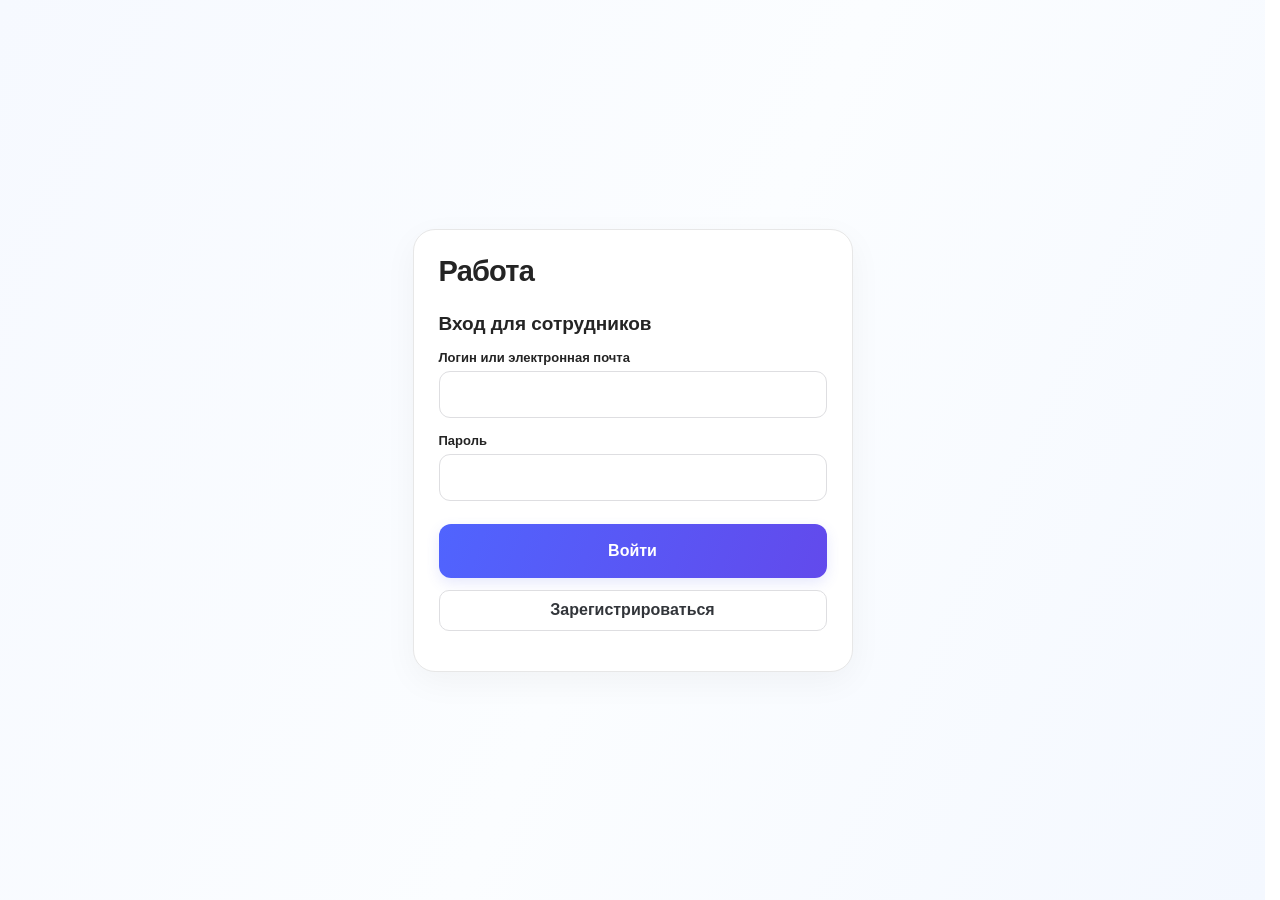
<file: index.html>
<!DOCTYPE html>
<html lang="ru">
<head>
  <meta charset="UTF-8">
  <meta name="viewport" content="width=device-width, initial-scale=1, viewport-fit=cover">
  <meta name="theme-color" content="#fbfcff">
  <link rel="preconnect" href="https://yedzfmibceboncrytbqz.supabase.co" crossorigin>
  <link rel="manifest" href="/manifest.webmanifest">
  <link rel="icon" type="image/png" sizes="192x192" href="/icons/rabota-soft-blue-192.png">
  <link rel="apple-touch-icon" sizes="180x180" href="/icons/rabota-soft-blue-180.png">
  <link rel="apple-touch-startup-image" href="/icons/startup/startup-1170x2532.png" media="(device-width: 390px) and (device-height: 844px) and (-webkit-device-pixel-ratio: 3) and (orientation: portrait)">
  <link rel="apple-touch-startup-image" href="/icons/startup/startup-1179x2556.png" media="(device-width: 393px) and (device-height: 852px) and (-webkit-device-pixel-ratio: 3) and (orientation: portrait)">
  <link rel="apple-touch-startup-image" href="/icons/startup/startup-1206x2622.png" media="(device-width: 402px) and (device-height: 874px) and (-webkit-device-pixel-ratio: 3) and (orientation: portrait)">
  <link rel="apple-touch-startup-image" href="/icons/startup/startup-1290x2796.png" media="(device-width: 430px) and (device-height: 932px) and (-webkit-device-pixel-ratio: 3) and (orientation: portrait)">
  <meta name="apple-mobile-web-app-capable" content="yes">
  <meta name="apple-mobile-web-app-title" content="Работа">
  <title>Работа — промывка отопления</title>
  <script>
    {
      const timeout = setTimeout(() => {
        const recovery = document.getElementById("bootstrapRecovery");
        if (!recovery) return;
        // A stalled stylesheet can prevent the browser from painting even the recovery screen.
        const stalledStyles = Array.from(document.querySelectorAll('link[rel="stylesheet"]')).filter(link => !link.sheet);
        if (stalledStyles.length) {
          document.documentElement.dataset.rdBootFailed = "styles";
          stalledStyles.forEach(link => link.remove());
        }
        recovery.hidden = false;
      }, 12000);
      window.addEventListener("rd:boot", () => {
        clearTimeout(timeout);
        document.getElementById("bootstrapRecovery").hidden = true;
      }, { once: true });
      document.addEventListener("click", event => {
        if (event.target.id !== "retryBootstrap") return;
        // Pending startup scripts can finish before WebKit commits the reload.
        document.documentElement.dataset.rdBootFailed = "retry";
        event.target.disabled = true;
        location.reload();
      });
    }
  </script>
  <style>
    :root {font-family:-apple-system,BlinkMacSystemFont,"Segoe UI",Arial,sans-serif;color:#192335;background:#f6f7fb;font-synthesis:none}
    * {box-sizing:border-box}
    body {margin:0;min-height:100vh}
    button,input,select,textarea {font:inherit}
    button {cursor:pointer;-webkit-tap-highlight-color:transparent}
    button:focus-visible,a:focus-visible,input:focus-visible,select:focus-visible,textarea:focus-visible {outline:3px solid #9db8ff;outline-offset:2px}
    main {width:min(100%,670px);margin:auto;padding:max(24px,env(safe-area-inset-top)) 16px max(36px,env(safe-area-inset-bottom))}
    header {display:flex;justify-content:space-between;align-items:center;margin-bottom:24px}
    h1 {font-size:29px;letter-spacing:-.8px;margin:0}
    h2 {font-size:19px;margin:0}
    .primary {border:0;background:#2166e7;color:white;border-radius:15px;font-weight:700;padding:15px 20px;min-height:54px}
    .new-order {width:100%;font-size:18px;min-height:60px;box-shadow:0 5px 20px #2166e71c}
    .new-order .plus {font-size:25px;vertical-align:-2px;margin-right:8px;font-weight:400}
    .sync-note {font-size:12px;color:#718097;margin:-12px 0 12px}
    .sync-note.sync-error {color:#b42318;font-weight:650}
    body.rd #appScreen > #syncStatus.sync-connection:not([hidden]) {display:block!important;margin:0 0 8px}
    #retryOrderSync {margin-inline-start:8px;min-height:44px}
    .panel {background:white;border:1px solid #e6eaf1;border-radius:17px;padding:16px;margin-top:18px}
    .panel-top {display:flex;align-items:center;justify-content:space-between;gap:8px;margin-bottom:16px}
    .secondary {border:1px solid #dee3ed;border-radius:10px;padding:10px 13px;background:white;color:#263753;font-weight:600;min-height:41px}
    .nav {display:flex;align-items:center;gap:6px}
    .nav .secondary {min-width:40px;padding:8px}
    .calendar-date {display:block;max-width:100%;background:#f5f7fb;border:1px solid #e0e5ee;border-radius:10px;padding:9px 10px;color:#192335;min-height:43px;margin-bottom:13px}
    .week {display:grid;grid-template-columns:repeat(7,minmax(0,1fr));gap:5px}
    .day {border:1px solid #e5e9f1;background:#fafbfe;border-radius:11px;min-height:60px;padding:8px 2px;display:flex;flex-direction:column;align-items:center;justify-content:center;gap:6px}
    .day .weekday {font-size:11px;color:#677387}
    .day strong {font-size:15px}
    .day.active {background:#2166e7;border-color:#2166e7;color:white}
    .day.active .weekday {color:#e9f0ff}
    .day.has-orders:not(.active) {border-color:#a8c0fb;background:#eff4ff}
    .ai-chat-entry {display:block;margin:0 0 14px;text-align:center;text-decoration:none;padding:13px 15px}
    .tabs {display:flex;gap:5px;padding:5px;background:#e9edf5;border-radius:13px;margin:22px 0 15px}
    .tab {border:0;flex:1;padding:12px 5px;border-radius:10px;background:transparent;color:#526074;font-weight:700}
    .tab.active {color:#1e55bf;background:white;box-shadow:0 2px 7px #15233712}
    .list-head {display:flex;align-items:center;justify-content:space-between;gap:10px;margin-bottom:14px}
    .count {color:#657388;font-size:13px}
    .empty {padding:34px 16px;text-align:center;color:#748094;border:1px dashed #dce3ee;border-radius:15px}
    .order-card {background:white;border:1px solid #e5eaf3;border-radius:16px;padding:16px;margin-bottom:12px}
    .card-top {display:flex;justify-content:space-between;gap:10px;align-items:flex-start}
    .client {font-size:17px;font-weight:750;overflow-wrap:anywhere}
    .date-pill {white-space:nowrap;font-size:13px;font-weight:700;color:#2258c5;background:#edf3ff;border-radius:9px;padding:7px 9px}
    .muted {color:#6b788b;font-size:13px}
    .info {margin:9px 0;font-size:14px;color:#39485c;overflow-wrap:anywhere;white-space:pre-wrap}
    .status-badge {display:inline-block;font-size:12px;font-weight:700;border-radius:7px;padding:5px 8px;background:#edf1f7;color:#42526b;margin-top:9px}
    .s-booked {background:#e7f0ff;color:#1f59c3}
    .s-progress {background:#f1e9ff;color:#7041bf}
    .s-done {background:#e4f8e9;color:#19713b}
    .s-cancelled {background:#fce9e9;color:#ab3232}
    .actions {display:flex;gap:8px;flex-wrap:wrap;margin-top:15px}
    .action {text-decoration:none;display:inline-flex;align-items:center;justify-content:center;gap:5px;min-height:41px;padding:9px 11px;background:#f2f5fa;border:1px solid #e3e9f0;border-radius:10px;font-weight:700;font-size:13px;color:#243754}
    .action.wa {color:#137441;background:#e9f9f1}
    .edit {margin-left:auto}
    .card-controls {display:grid;grid-template-columns:1fr auto;gap:10px;align-items:end;margin-top:13px}
    .control-label {display:block;font-size:12px;color:#677388;margin-bottom:5px}
    .compact-select {width:100%;min-height:42px;padding:9px;border:1px solid #dce3ec;border-radius:10px;background:#fff;color:#202c40;font-size:14px}
    .payment {border:1px solid #e0e7ee;border-radius:10px;background:white;padding:10px;min-height:42px;font-size:13px;font-weight:700;color:#a43f2c}
    .payment.paid {color:#167341;background:#eaf9ef}
    .overlay[hidden] {display:none}
    .overlay {position:fixed;inset:0;z-index:50;background:#101c3570;display:flex;align-items:flex-end;justify-content:center}
    .sheet {width:min(100%,670px);max-height:96dvh;overflow:auto;overscroll-behavior:contain;background:white;border-radius:23px 23px 0 0;padding:21px 18px max(24px,env(safe-area-inset-bottom))}
    .sheet-head {display:flex;justify-content:space-between;align-items:center;gap:12px;margin-bottom:10px}
    .close {width:38px;height:38px;border:0;background:#f0f2f5;color:#495669;border-radius:50%;font-size:25px;line-height:1}
    form label {display:block;font-weight:650;font-size:13px;margin:15px 0 6px}
    form input,form select,form textarea {width:100%;border:1px solid #d9e0ea;border-radius:11px;background:#fff;color:#192335;padding:12px 11px;min-height:47px;font-size:16px}
    form textarea {resize:vertical;min-height:84px}
    .form-grid {display:grid;grid-template-columns:1fr 1fr;gap:0 11px}
    .form-grid>* {min-width:0}
    .form-grid .field {min-width:0}
    .form-title {font-size:14px;font-weight:750;margin:21px 0 0;color:#1b5bd0}
    .save {width:100%;margin-top:23px}
    .error {color:#b42318;font-size:13px;min-height:18px;margin-top:9px}
    .inline {display:flex;align-items:center;gap:9px;margin-top:15px}
    .inline input {width:20px;height:20px;min-height:20px}
    .inline label {margin:0;font-size:15px}
    @media(min-width:700px) {.overlay{align-items:center;padding:20px}.sheet{border-radius:22px}}
    @media(max-width:350px) {.actions{gap:5px}.action{padding:8px;font-size:12px}.day{min-height:55px}}

    [hidden] {display:none!important}
    .login-screen {min-height:100dvh;display:flex;align-items:center;justify-content:center;padding:20px}
    .login-card {background:white;border:1px solid #e1e7f0;border-radius:22px;padding:25px;width:min(100%,440px);box-shadow:0 10px 40px #1a315312}
    .login-card h1 {margin:0 0 25px}
    .login-card h2 {font-size:19px}
    .auth-secondary {margin-top:12px;width:100%}
    .auth-message {margin-top:15px;color:#a13f27;font-size:14px;white-space:pre-wrap;line-height:1.5}
    #importBtn {width:100%;margin-bottom:14px}
    .team-item {border:1px solid #e5eaf2;border-radius:13px;padding:13px;margin-top:10px}
    .team-item .muted {overflow-wrap:anywhere}
    .team-title {font-weight:700;margin:10px 0 4px}
    .team-name {width:100%;border:1px solid #d9e0ea;border-radius:10px;font-size:16px;padding:12px;margin-top:10px}
    .team-approve {width:100%;margin-top:10px}
    .master-action {width:100%;margin-top:13px}
    .team-empty {color:#6b788b;font-size:14px}
    /* Упрощённый мобильный кабинет мастера */
    .master-mode .order-card {padding:18px;box-shadow:0 4px 16px rgba(24,42,78,.035)}
    .master-mode .client {font-size:19px}
    .master-mode .info {font-size:15px;line-height:1.5}
    .master-mode .actions {display:grid;grid-template-columns:repeat(2,minmax(0,1fr));gap:9px}
    .master-mode .actions .action {min-height:48px;font-size:14px}
    .master-mode .actions .action.map-link {grid-column:1/-1}
    .master-mode .date-pill {font-size:14px}
    .master-mode .master-cost {margin-top:14px;padding:13px 14px;border-radius:12px;background:#f3f7ff;display:flex;justify-content:space-between;align-items:center;gap:12px}
    .master-mode .master-cost .cost-label {font-size:13px;color:#5a6d8b}
    .master-mode .master-cost strong {color:#1c55c2;font-size:20px;white-space:nowrap}
    .master-mode .master-action {min-height:54px;font-size:16px}
    .master-mode .card-top {align-items:center}
    /* Compact, touch-friendly master schedule */
    .master-day-heading {display:flex;align-items:center;justify-content:space-between;gap:12px;margin:19px 1px 12px}
    .master-day-heading h3 {font-size:17px;line-height:1.35;margin:0;color:#1c2b45}
    .master-day-heading .muted {white-space:nowrap}
    .master-schedule-card {background:#fff;border:1px solid #e1e8f2;border-radius:16px;margin-bottom:10px;overflow:hidden;box-shadow:0 3px 12px #1a315309}
    .master-schedule-toggle {width:100%;display:grid;grid-template-columns:81px minmax(0,1fr) 19px;align-items:center;gap:12px;border:0;background:#fff;text-align:left;padding:16px 14px;color:#1b2b44;min-height:103px}
    .master-schedule-toggle:active {background:#f3f7ff}
    .master-schedule-time {font-size:23px;font-weight:800;letter-spacing:-.7px;color:#1b58c5;font-variant-numeric:tabular-nums}
    .master-schedule-main {min-width:0;display:flex;flex-direction:column;gap:5px}
    .master-schedule-name {font-size:17px;font-weight:750;line-height:1.25;overflow-wrap:anywhere}
    .master-schedule-address {font-size:13px;line-height:1.4;color:#53647d;overflow-wrap:anywhere}
    .master-schedule-meta {display:flex;flex-wrap:wrap;align-items:center;gap:8px;margin-top:2px}
    .master-schedule-price {font-size:15px;font-weight:750;color:#1e59c7;white-space:nowrap}
    .master-schedule-meta .status-badge {margin:0;font-size:11px}
    .master-schedule-chevron {font-size:25px;line-height:1;color:#7486a4;transition:transform .15s ease;text-align:center}
    .master-schedule-card.is-expanded .master-schedule-chevron {transform:rotate(90deg)}
    .master-schedule-card.is-expanded .master-schedule-toggle {background:#f8faff;border-bottom:1px solid #e8edf5}
    .master-schedule-details {padding:2px 15px 16px}
    .master-schedule-details > .order-card {border:0;border-radius:0;padding:0;margin:0;box-shadow:none}
    .master-schedule-details > .order-card > .card-top,
    .master-schedule-details > .order-card > .status-badge,
    .master-schedule-details > .order-card > .master-cost {display:none}
    @media(max-width:390px) {
      .master-schedule-toggle {grid-template-columns:69px minmax(0,1fr) 16px;gap:9px;padding:14px 11px}
      .master-schedule-time {font-size:20px}
      .master-schedule-name {font-size:16px}
      .master-schedule-address {font-size:12px}
    }

    .push-panel{margin:12px 0 18px;padding:14px;border:1px solid #d9e5fb;border-radius:15px;background:#f5f9ff}
    .push-panel strong{font-size:15px}
    .push-panel .push-actions{display:flex;gap:8px;flex-wrap:wrap;margin:8px 0}
    .push-panel .push-actions button{font-size:13px;padding:9px 12px;min-height:40px}
    .push-panel .push-status{font-size:13px;line-height:1.45;overflow-wrap:anywhere}
    .push-panel .push-notice{border-top:1px solid #e0e8f4;padding:10px 0 2px;font-size:13px}
    .push-panel .push-notice button{font-size:12px;padding:5px 8px;margin-top:6px}
    /* Premium water-flow splash: self-contained SVG; no timers, external assets or artificial delay. */
    .rd-startup[hidden]{display:none!important}
    .rd-startup{
      position:fixed;inset:0;z-index:9999;display:grid;place-items:center;
      min-height:100dvh;padding:24px;overflow:hidden;
      background:radial-gradient(circle at 50% 48%,#f8faff 0%,#fbfcff 48%,#fdfdff 100%);
    }
    .rd-startup-content{
      position:relative;isolation:isolate;display:grid;place-items:center;
      width:min(100%,420px);min-height:280px;
    }
    .rd-startup-schedule{
      position:absolute;inset:70% 0 auto;text-align:center;
      color:#425577;font-size:14px;line-height:1.45;
    }
    .rd-startup-schedule p{margin:0 0 8px}
    .rd-startup-content::before{
      content:"";pointer-events:none;position:absolute;z-index:-1;
      left:50%;top:50%;width:min(320px,82vw);height:min(320px,82vw);
      border-radius:50%;
      background:radial-gradient(circle,rgba(160,192,255,.25) 0%,rgba(209,226,255,.15) 42%,rgba(238,245,255,0) 72%);
      filter:blur(10px);
      transform:translate(-50%,-50%) scale(.94);
      animation:rd-startup-halo 3.2s ease-in-out infinite;
    }
    .rd-startup-radiator{
      display:block;position:relative;width:min(260px,72vw);height:auto;
      max-height:55dvh;overflow:visible;
      filter:drop-shadow(0 12px 16px rgba(89,130,204,.11));
      animation:rd-startup-float 3.2s ease-in-out infinite;
    }
    .rd-startup-bar{opacity:.93;animation:rd-startup-bar-glow 3.2s ease-in-out infinite}
    .rd-startup-bar:nth-child(2){animation-delay:.14s}
    .rd-startup-bar:nth-child(3){animation-delay:.28s}
    .rd-startup-bar:nth-child(4){animation-delay:.42s}
    .rd-startup-droplet{
      transform-box:fill-box;transform-origin:center;
      animation:rd-startup-droplet-breathe 3.2s ease-in-out infinite;
    }
    .rd-startup-glint{animation:rd-startup-glimmer 3.2s ease-in-out infinite}
    .rd-startup-flow{
      stroke-dasharray:48 320;stroke-dashoffset:368;
      animation:rd-startup-water-flow 2.9s linear infinite;
    }
    @keyframes rd-startup-float{
      0%,100%{transform:translateY(0)}
      50%{transform:translateY(-3px)}
    }
    @keyframes rd-startup-bar-glow{
      0%,100%{opacity:.88}
      50%{opacity:1}
    }
    @keyframes rd-startup-droplet-breathe{
      0%,100%{transform:scale(.97)}
      50%{transform:scale(1.025)}
    }
    @keyframes rd-startup-glimmer{
      0%,100%{opacity:.55}
      50%{opacity:1}
    }
    @keyframes rd-startup-halo{
      0%,100%{opacity:.55;transform:translate(-50%,-50%) scale(.94)}
      50%{opacity:1;transform:translate(-50%,-50%) scale(1.07)}
    }
    @keyframes rd-startup-water-flow{
      from{stroke-dashoffset:368}
      to{stroke-dashoffset:0}
    }
    @media(prefers-reduced-motion:reduce){
      .rd-startup-radiator,.rd-startup-bar,.rd-startup-droplet,.rd-startup-glint,
      .rd-startup-flow,.rd-startup-content::before{animation:none!important}
      .rd-startup-bar{opacity:1}
      .rd-startup-glint{opacity:.85}
      .rd-startup-flow{stroke-dashoffset:0;opacity:.7}
      .rd-startup-content::before{opacity:.65}
    }
  </style>
  <link rel="stylesheet" href="/redesign.css?v=20261113-clean-v3">
  <link rel="stylesheet" href="/light-theme.css?v=20261113-clean-v3">
  <link rel="stylesheet" href="/polished-v2.css?v=20261113-clean-v3">
  <link rel="stylesheet" href="/calendar-v3.css?v=20261126-pwa">
  <link rel="stylesheet" href="/orders-polish.css?v=20261126-pwa">
  <link rel="stylesheet" href="/mobile-order-form.css?v=20261125-travel">
  <link rel="stylesheet" href="/order-availability.css?v=20261117-completed-v1">
  <link rel="stylesheet" href="/quick-slots.css?v=20261126-pwa">
  <link rel="stylesheet" href="/order-reschedule.css?v=20261125-reschedule">
  <link rel="stylesheet" href="/order-payment.css?v=20261125-travel">
  <link rel="stylesheet" href="/master-notifications.css?v=20261117-review-v1">
  <link rel="stylesheet" href="/orders-list.css?v=20261125-travel">
  <link rel="stylesheet" href="/finance-payroll.css?v=20261125-accounting">
  <link rel="stylesheet" href="/lead-assistant.css?v=20261126-pwa">
  <link rel="stylesheet" href="/ui-alignment.css?v=20261124-stability">
  <link rel="stylesheet" href="/ui-alignment-orders.css?v=20261113-stage8">
  <link rel="stylesheet" href="/ui-alignment-home-calendar.css?v=20261113-stage8">
  <link rel="stylesheet" href="/ui-alignment-mobile.css?v=20261113-stage8">
  <link rel="stylesheet" href="/master-dashboard.css?v=20261113-finance-clean-v3">
  <link rel="stylesheet" href="/master-dense.css?v=20261113-stage8">
  <link rel="stylesheet" href="/master-dense-enhancements.css?v=20261117-compact-v1">
  <link rel="stylesheet" href="/master-completed-day.css?v=20261117-v1">
  <link rel="stylesheet" href="/money-workspace.css?v=20261125-shell">
  <link rel="stylesheet" href="/master-order-sheet.css?v=20261125-travel">
  <link rel="stylesheet" href="/master-quick-order.css?v=20261125-travel">
  <link rel="stylesheet" href="/master-quick-premium.css?v=20261125-travel">
  <!-- Compact calendar for Raul: preserve native date picker and existing navigation IDs. -->
  <style id="master-calendar-compact-20261114">
    body.rd #calendarPanel.master-calendar-compact .panel-top h2{
      display:flex;align-items:center;min-width:0;margin:0
    }
    body.rd #appScreen.rd-master.master-mode #calendarPanel.master-calendar-compact #goToday.master-calendar-title-button{
      appearance:none;display:inline-flex;align-items:center;justify-content:flex-start;
      gap:7px;min-width:0;min-height:44px;height:44px;margin:0;padding:0;
      border:0;border-radius:9px;background:transparent;color:#182440;
      font:inherit;font-size:inherit;font-weight:inherit;line-height:1.18;
      letter-spacing:inherit;text-align:left;white-space:nowrap;cursor:pointer;
      touch-action:manipulation;-webkit-tap-highlight-color:transparent
    }
    body.rd #appScreen.rd-master.master-mode #calendarPanel.master-calendar-compact #goToday.master-calendar-title-button:focus-visible{
      outline:3px solid #94b0fa;outline-offset:2px
    }
    body.rd #appScreen.rd-master.master-mode #calendarPanel.master-calendar-compact #goToday.master-calendar-title-button:active{
      color:#3555ce
    }
    body.rd #calendarPanel.master-calendar-compact .master-calendar-icon{
      display:block;width:20px;height:20px;flex:0 0 20px;color:#3865d9
    }
    body.rd #calendarPanel.master-calendar-compact .master-calendar-date-trigger{
      position:relative;display:flex;align-items:center;justify-content:center;
      gap:5px;box-sizing:border-box;height:44px;min-height:44px;min-width:130px;
      padding:0 9px;border:1px solid #d8e3fb;border-radius:11px;
      background:#edf2ff;color:#294ab8;font-weight:750;font-size:13px;
      line-height:1.15;white-space:nowrap;cursor:pointer
    }
    body.rd #calendarPanel.master-calendar-compact .master-calendar-date-trigger #masterCalendarDateText{
      overflow:hidden;text-overflow:ellipsis;white-space:nowrap
    }
    body.rd #calendarPanel.master-calendar-compact .master-calendar-date-chevron{
      flex:none;font-size:17px;line-height:1
    }
    body.rd #calendarPanel.master-calendar-compact .master-calendar-date-trigger:focus-within{
      outline:3px solid #94b0fa;outline-offset:2px
    }
    body.rd #calendarPanel.master-calendar-compact .master-calendar-date-trigger > input.calendar-date{
      position:absolute;inset:0;display:block;z-index:1;box-sizing:border-box;
      width:100%;min-width:0;max-width:none;height:100%;min-height:0;max-height:none;
      margin:0;padding:0;border:0;opacity:0;cursor:pointer
    }
    @media(max-width:790px){
      body.rd #appScreen.rd-master.master-mode #calendarPanel.master-calendar-compact{
        padding:10px;margin:7px 0 9px;border-radius:15px
      }
      body.rd #appScreen.rd-master.master-mode #calendarPanel.master-calendar-compact .panel-top{
        display:grid;grid-template-columns:minmax(0,1fr) auto;
        align-items:center;gap:6px;margin-bottom:10px
      }
      body.rd #appScreen.rd-master.master-mode #calendarPanel.master-calendar-compact .panel-top h2{
        min-width:0;margin:0;gap:6px;font-size:clamp(12px,3.8vw,15px);
        white-space:nowrap
      }
      body.rd #appScreen.rd-master.master-mode #calendarPanel.master-calendar-compact .master-calendar-icon{
        width:18px;height:18px;flex-basis:18px
      }
      body.rd #appScreen.rd-master.master-mode #calendarPanel.master-calendar-compact .nav{
        display:grid;grid-template-columns:36px clamp(116px,34vw,156px) 36px;
        gap:4px;align-items:center;justify-content:end;min-width:0
      }
      body.rd #appScreen.rd-master.master-mode #calendarPanel.master-calendar-compact .nav .secondary{
        box-sizing:border-box;min-width:36px;width:36px;height:44px;min-height:44px;
        padding:0;border-radius:11px;font-size:23px
      }
      body.rd #appScreen.rd-master.master-mode #calendarPanel.master-calendar-compact .master-calendar-date-trigger{
        width:100%;min-width:0;height:44px;min-height:44px;
        padding:0 6px;font-size:clamp(11px,3vw,13px)
      }
      body.rd #appScreen.rd-master.master-mode #calendarPanel.master-calendar-compact .week{
        gap:4px
      }
      body.rd #appScreen.rd-master.master-mode #calendarPanel.master-calendar-compact .day{
        position:relative;box-sizing:border-box;min-height:54px;height:54px;max-height:54px;
        padding:5px 0 8px;gap:2px;border-radius:10px
      }
      body.rd #appScreen.rd-master.master-mode #calendarPanel.master-calendar-compact .day .weekday{
        font-size:10px;line-height:1.15
      }
      body.rd #appScreen.rd-master.master-mode #calendarPanel.master-calendar-compact .day strong{
        font-size:15px;line-height:1.1
      }
      body.rd #appScreen.rd-master.master-mode #calendarPanel.master-calendar-compact .day.has-orders::after{
        position:absolute;bottom:3px;left:50%;transform:translateX(-50%);
        content:"";width:5px;height:5px;border-radius:50%;background:#38b861
      }
      body.rd #appScreen.rd-master.master-mode #calendarPanel.master-calendar-compact .day.active.has-orders::after{
        background:#fff
      }
    }
    @media(max-width:350px){
      body.rd #appScreen.rd-master.master-mode #calendarPanel.master-calendar-compact .panel-top h2{
        gap:4px;font-size:12px
      }
      body.rd #appScreen.rd-master.master-mode #calendarPanel.master-calendar-compact .master-calendar-icon{
        width:15px;height:15px;flex-basis:15px
      }
      body.rd #appScreen.rd-master.master-mode #calendarPanel.master-calendar-compact .nav{
        grid-template-columns:32px 104px 32px;gap:3px
      }
      body.rd #appScreen.rd-master.master-mode #calendarPanel.master-calendar-compact .nav .secondary{
        min-width:32px;width:32px
      }
      body.rd #appScreen.rd-master.master-mode #calendarPanel.master-calendar-compact .master-calendar-date-trigger{
        gap:2px;padding:0 4px;font-size:10.5px
      }
      body.rd #appScreen.rd-master.master-mode #calendarPanel.master-calendar-compact .week{gap:3px}
    }
  </style>
  <link rel="stylesheet" href="/master-calendar-load.css?v=20261117-single-outline-v1">
  <link rel="stylesheet" href="/whatsapp-settings.css?v=20261124-wa-focus-v1">
  <link rel="stylesheet" href="/client-source.css?v=20261118-v1">
  <!-- Reports inherit the final light CRM palette, including on dark-mode iPhones. -->
  <link rel="stylesheet" href="/profit-report.css?v=20261127-profit-audit">
  <link rel="stylesheet" href="/order-field-report.css?v=20261126-sources">
  <link rel="stylesheet" href="/contextual-search.css?v=20261125-shell">
  <link rel="stylesheet" href="/expenses.css?v=20261125-write-integrity">
  <link rel="stylesheet" href="/growth.css?v=20261125-reconcile">
  <link rel="stylesheet" href="/orders-workspace.css?v=20261125-order-pages">
  <link rel="stylesheet" href="/app-shell.css?v=20261126-ios">
  <script src="/app-viewport.js?v=20261126-ios" defer></script>
  <script src="/pwa-runtime.js?v=20261126-pwa" async></script>
</head>
<body>

  <section id="startupScreen" class="rd-startup" role="status" aria-label="Загрузка приложения Работа">
    <div class="rd-startup-content">
      <svg class="rd-startup-radiator" viewBox="0 0 240 190" aria-hidden="true" focusable="false">
        <defs>
          <linearGradient id="rd-startup-bars" x1="0" y1="0" x2="1" y2="1">
            <stop offset="0" stop-color="#e0eaff"/><stop offset="1" stop-color="#afc7f1"/>
          </linearGradient>
          <linearGradient id="rd-startup-blue-flow" x1="0" y1="0" x2="1" y2="0">
            <stop offset="0" stop-color="#9cc4ff"/><stop offset=".6" stop-color="#579bf9"/><stop offset="1" stop-color="#7ba0ff"/>
          </linearGradient>
          <linearGradient id="rd-startup-blue-drop" x1="0" y1="0" x2=".8" y2="1">
            <stop offset="0" stop-color="#5ed2ff"/><stop offset="1" stop-color="#4165eb"/>
          </linearGradient>
        </defs>
        <g>
          <path d="M35 86H205" stroke="#a9c2eb" stroke-width="9" stroke-linecap="round"/>
          <g fill="url(#rd-startup-bars)">
            <rect class="rd-startup-bar" x="40" y="43" width="36" height="104" rx="18"/>
            <rect class="rd-startup-bar" x="80" y="43" width="36" height="104" rx="18"/>
            <rect class="rd-startup-bar" x="120" y="43" width="36" height="104" rx="18"/>
            <rect class="rd-startup-bar" x="160" y="43" width="36" height="104" rx="18"/>
          </g>
          <rect x="25" y="88" width="16" height="10" rx="4" fill="#abc2ec"/>
          <rect x="198" y="88" width="16" height="10" rx="4" fill="#abc2ec"/>
        </g>
        <g class="rd-startup-droplet">
          <path d="M118 65C107 80 95 95 95 109a24 24 0 0 0 48 0c0-14-13-29-25-44Z" fill="#fff" stroke="#fff" stroke-width="9"/>
          <path d="M118 69c-10 15-20 28-20 41a20 20 0 0 0 40 0c0-13-11-27-20-41Z" fill="url(#rd-startup-blue-drop)"/>
          <path class="rd-startup-glint" d="M108 104c1-7 5-13 8-18" stroke="#d5f7ff" stroke-width="4" stroke-linecap="round" opacity=".9" fill="none"/>
        </g>
        <path d="M25 163C81 157 180 133 207 98C231 66 197 45 158 44" fill="none" stroke="#e4ecfe" stroke-width="9" stroke-linecap="round"/>
        <path class="rd-startup-flow" d="M25 163C81 157 180 133 207 98C231 66 197 45 158 44" pathLength="320" fill="none" stroke="url(#rd-startup-blue-flow)" stroke-width="6" stroke-linecap="round"/>
      </svg>
      <div class="rd-startup-schedule" id="bootstrapRecovery" hidden>
        <p>Не удалось загрузить приложение. Проверьте интернет и попробуйте ещё раз.</p>
        <button class="secondary" id="retryBootstrap" type="button">Повторить запуск</button>
      </div>
      <div class="rd-startup-schedule" id="startupSchedule" hidden>
        <p id="startupScheduleStatus" role="status"></p>
        <button class="secondary" id="retryStartupSchedule" type="button" hidden>Повторить загрузку расписания</button>
      </div>
    </div>
  </section>
  <section id="loginScreen" class="login-screen" hidden>
    <div class="login-card">
      <h1>Работа</h1>
      <h2>Вход для сотрудников</h2>
      <form id="loginForm">
        <label for="loginEmail">Логин или электронная почта</label>
        <input type="text" id="loginEmail" required autocomplete="username" autocapitalize="none" spellcheck="false" maxlength="120">
        <label for="loginPassword">Пароль</label>
        <input type="password" id="loginPassword" required minlength="6" autocomplete="current-password">
        <button class="primary save" type="submit" id="loginSubmit">Войти</button>
        <button class="secondary auth-secondary" type="button" id="signupBtn">Зарегистрироваться</button>
        <button class="secondary auth-secondary" type="button" id="resumeSession" hidden>Повторить подключение</button>
        <div class="auth-message" id="authMessage" role="status"></div>
      </form>
    </div>
  </section>
  <section id="accessScreen" class="login-screen" hidden>
    <div class="login-card">
      <h1>Работа</h1>
      <h2>Доступ не предоставлен</h2>
      <p class="muted">Ваш аккаунт <strong id="currentEmail"></strong> ожидает подтверждения администратора.</p>
      <button class="primary" id="requestAccess" type="button">Запросить доступ мастера</button>
      <button class="secondary auth-secondary" id="retryAccess" type="button">Проверить доступ</button>
      <button class="secondary auth-secondary" id="accessLogout" type="button">Выйти</button>
      <div class="auth-message" id="accessMessage" role="status"></div>
    </div>
  </section>
  <header id="rdScreenHeader" hidden>
    <div class="rd-header-heading">
      <button id="rdScreenBack" type="button" aria-label="Назад" hidden>
        <svg viewBox="0 0 24 24" width="22" height="22" fill="none" stroke="currentColor" stroke-width="2" stroke-linecap="round" stroke-linejoin="round" aria-hidden="true">
          <path d="m15 18-6-6 6-6"/>
        </svg>
      </button>
      <h1 id="appTitle" tabindex="-1">Заказы</h1>
    </div>
    <div id="rdHeaderActions">
      <section id="masterPushPanel" class="push-panel push-compact" aria-label="Уведомления">
        <button id="pushBellBtn" class="push-bell" type="button" aria-label="Открыть уведомления" aria-haspopup="dialog" aria-expanded="false" aria-controls="pushPopover">
          <svg viewBox="0 0 24 24" aria-hidden="true"><path d="M18 8a6 6 0 0 0-12 0c0 7-3 7-3 9h18c0-2-3-2-3-9"/><path d="M10 21h4"/></svg>
          <span id="pushUnreadCount" class="push-unread" hidden>0</span>
        </button>
        <div id="pushPopover" class="push-popover" hidden role="dialog" aria-labelledby="pushPopoverTitle">
          <div class="push-popover-head">
            <strong id="pushPopoverTitle">Уведомления</strong>
            <button type="button" class="push-close" id="closePushPopover" aria-label="Закрыть уведомления">×</button>
          </div>
          <p id="pushRoleMessage" class="push-empty" hidden>Уведомления о новых заявках доступны мастерам.</p>
          <div id="pushMasterContent">
            <div class="push-setting-row">
              <div class="push-setting-label">
                <strong>Уведомления на телефон</strong>
                <span>О новых заказах</span>
              </div>
              <label class="push-toggle">
                <input id="pushToggle" type="checkbox" role="switch" aria-label="Уведомления о новых заказах на телефон" disabled>
                <span id="pushToggleText">Выкл</span>
              </label>
            </div>
            <div id="pushStatus" class="push-status" role="status" aria-live="polite"></div>
            <div id="masterStatusReviewList" class="push-review-list" hidden aria-label="Заказы, требующие проверки статуса"></div>
            <div class="push-list-heading">Новые заявки</div>
            <div id="recentNotificationList"><div class="push-empty">Загрузка…</div></div>
            <button class="secondary" id="testPushBtn" type="button" hidden>Проверить уведомление на телефоне</button>
          </div>
        </div>
      </section>
      <div class="rd-profile" id="rdProfile">
        <button class="rd-profile-trigger" id="rdProfileTrigger" type="button" aria-label="Открыть меню профиля" aria-haspopup="dialog" aria-controls="rdProfileMenu" aria-expanded="false">
          <svg viewBox="0 0 24 24" width="23" height="23" fill="none" stroke="currentColor" stroke-width="1.9" stroke-linecap="round" stroke-linejoin="round" aria-hidden="true">
            <circle cx="12" cy="8" r="3.7"/><path d="M4.5 20v-1.6a7.5 7.5 0 0 1 15 0V20H4.5Z"/>
          </svg>
          <img class="rd-profile-photo" hidden src="/icons/raul-profile-avatar-20261114.jpg" width="104" height="104" alt="" aria-hidden="true" decoding="async">
        </button>
        <div class="rd-profile-menu" id="rdProfileMenu" role="dialog" hidden aria-label="Меню профиля">
          <div class="rd-profile-identity">
            <span class="rd-profile-initial" id="rdProfileInitial" aria-hidden="true">Р</span>
            <span class="rd-profile-text"><strong id="rdProfileName">Рауль</strong><small id="rdProfileRole">Мастер</small></span>
          </div>
          <button class="rd-profile-logout" id="logoutBtn" type="button">
            <svg viewBox="0 0 24 24" width="21" height="21" fill="none" stroke="currentColor" stroke-width="1.9" stroke-linecap="round" stroke-linejoin="round" aria-hidden="true">
              <path d="M9 4H5a2 2 0 0 0-2 2v12a2 2 0 0 0 2 2h4"/><path d="m14 8 4 4-4 4M8 12h10"/>
            </svg>
            <span>Выйти</span>
          </button>
        </div>
      </div>
    </div>
  </header>
  <main id="appScreen" aria-label="CRM «Работа»" hidden>
    <a id="aiChatLink" class="secondary ai-chat-entry" href="/ai.html" hidden>✦ Открыть ИИ-чат</a>
    <div class="sync-note" id="syncStatus" hidden>
      <span id="syncStatusMessage" role="status"></span>
      <button class="secondary" id="retryOrderSync" type="button" hidden>Повторить загрузку расписания</button>
    </div>
    <section id="exMain" class="rd-view ex-main" aria-label="Расходы" hidden>
      <nav class="ex-month-controls" aria-label="Месяц расходов">
        <button id="exPrev" type="button" aria-label="Предыдущий месяц">‹</button>
        <strong id="exMonth">—</strong>
        <button id="exNext" type="button" aria-label="Следующий месяц">›</button>
      </nav>
      <section class="ex-summary" aria-label="Итог расходов">
        <div class="ex-summary-top">Расходы CRM за месяц</div>
        <strong id="exMonthlyTotal" class="ex-large-number">—</strong>
        <div class="ex-summary-bottom"><span id="exCount">—</span><span id="exAllTotal">Всего: —</span></div>
        <p class="ex-scope">Расходы учётной кассы — в «Платежах».</p>
      </section>
      <div class="ex-status" id="exStatus" role="status" aria-live="polite"></div>
      <section class="ex-history">
        <h2 class="ex-history-heading" id="exHistoryTitle" tabindex="-1">История расходов</h2>
        <div id="exCategoryTotals" class="ex-categories" hidden></div>
        <div class="module-load" id="exLoad" hidden>
          <span id="exLoadStatus" role="status"></span>
          <button class="secondary" type="button" id="exRetry" hidden>Повторить</button>
        </div>
        <div id="exList" class="ex-list"></div>
        <p id="exEmpty" class="ex-empty" hidden>За выбранный месяц расходов пока нет.</p>
      </section>
    </section>
    <section id="gwMain" class="rd-view gw-main" aria-label="Развитие MOBA" hidden>
      <nav class="gw-tabs" role="tablist" aria-label="Период задач">
        <button type="button" class="is-active" data-period="day" role="tab" aria-selected="true">Сегодня</button>
        <button type="button" data-period="week" role="tab" aria-selected="false">Неделя</button>
        <button type="button" data-period="month" role="tab" aria-selected="false">Месяц</button>
        <button type="button" data-period="year" role="tab" aria-selected="false">Год</button>
      </nav>
      <section class="gw-hero" aria-label="Главная цель">
        <div class="gw-hero-caption">Цель на 2027 год</div>
        <strong id="gwTarget">—</strong>
        <div class="gw-hero-subtitle">Чистая прибыль в месяц</div>
        <div class="gw-hero-foot" id="gwYearMeta">—</div>
      </section>
      <div class="module-load" id="gwLoad" hidden>
        <span id="gwLoadStatus" role="status"></span>
        <button class="secondary" type="button" id="gwRetry" hidden>Повторить</button>
      </div>
      <section id="gwContent" class="gw-content" role="tabpanel"></section>
      <div id="gwNotice" class="gw-notice" role="status" aria-live="polite"></div>
    </section>
    <div id="ordersArea">
    <button class="secondary" id="importBtn" type="button" hidden>Перенести старые заказы с телефона</button>
    <section class="panel" id="teamPanel" hidden>
      <div class="panel-top"><h2>Мастера и доступ</h2><button class="secondary" id="refreshTeam" type="button">Обновить</button></div>
      <p class="muted" id="teamStatus" role="status" hidden></p>
      <div id="teamRequests"></div>
      <div id="teamMembers"></div>
    </section>

    <section class="panel master-calendar-compact" id="calendarPanel">
      <div class="panel-top">
        <h2><button id="goToday" class="master-calendar-title-button" type="button" aria-label="Календарь — вернуться к сегодняшнему дню" title="Вернуться к сегодняшнему дню"><svg class="master-calendar-icon" viewBox="0 0 24 24" fill="none" stroke="currentColor" stroke-width="1.9" stroke-linecap="round" stroke-linejoin="round" aria-hidden="true" focusable="false"><rect x="3" y="5" width="18" height="16" rx="2"/><path d="M7 3v4M17 3v4M3 10h18"/></svg><span>Календарь</span></button></h2>
        <div class="nav">
          <button class="secondary" id="prevWeek" type="button" aria-label="Предыдущая неделя">‹</button>
          <label class="master-calendar-date-trigger">
            <span id="masterCalendarDateText" aria-hidden="true">Выбрать дату</span>
            <span class="master-calendar-date-chevron" aria-hidden="true">⌄</span>
            <input class="calendar-date" id="calendarDate" type="date" aria-label="Выбрать дату">
          </label>
          <button class="secondary" id="nextWeek" type="button" aria-label="Следующая неделя">›</button>
        </div>
      </div>
      <div class="week" id="weekDays"></div>
    </section>

    <nav class="tabs" aria-label="Раздел заказов">
      <button class="tab active" type="button" data-tab="calendar">По дням</button>
      <button class="tab" type="button" data-tab="all">Все заказы</button>
      <button class="tab" type="button" data-tab="history">История</button>
    </nav>
    <section id="rdOrdersDayPicker" class="rd-orders-day-picker" aria-label="Быстрый выбор дня" hidden>
      <div class="rd-orders-day-toolbar">
        <button type="button" id="rdOrdersPrevWeek" class="rd-orders-week-step" aria-label="Предыдущая неделя">‹</button>
        <div class="rd-orders-date-field" aria-label="Выбранная дата">
          <span id="rdOrdersDayDateLabel"></span>
        </div>
        <button type="button" id="rdOrdersToday" class="rd-orders-today">Сегодня</button>
        <button type="button" id="rdOrdersNextWeek" class="rd-orders-week-step" aria-label="Следующая неделя">›</button>
      </div>
      <div id="rdOrdersWeekDays" class="rd-orders-weekdays" role="group" aria-label="Дни выбранной недели"></div>
    </section>
    <section id="masterTodaySummary" class="master-today-summary" aria-label="Краткое расписание мастера" hidden></section>
    <div class="list-head"><h2 id="listTitle">Заказы на день</h2><span class="count" id="orderCount"></span></div>
    <div id="orders"></div>
    </div>
    <section id="financePanel" hidden aria-label="Финансы">
      <div id="financeContent"></div>
    </section>
  </main>
  <button id="newOrderBtn" class="primary new-order" type="button" aria-label="Создать новый заказ" hidden><span class="plus" aria-hidden="true">+</span><span class="new-order-label">Новый заказ</span></button>
  <button id="newExpenseBtn" class="primary new-order" type="button" aria-label="Добавить расход" aria-haspopup="dialog" aria-controls="exDialog" hidden><span class="plus" aria-hidden="true">+</span><span class="new-order-label">Расход</span></button>

  <dialog class="ex-dialog" id="exDialog" aria-labelledby="exDialogTitle">
    <div class="ex-dialog-heading">
      <h2 id="exDialogTitle">Новый расход</h2>
      <button class="close" id="exClose" type="button" aria-label="Закрыть">×</button>
    </div>
    <form id="exForm" autocomplete="off">
      <fieldset id="exFields">
        <label for="exAmount">Сумма, ₽</label>
        <input id="exAmount" name="amount" type="text" inputmode="decimal" placeholder="Например, 1 500" required maxlength="18" spellcheck="false" autofocus>
        <label for="exCategory">Категория</label>
        <select id="exCategory" name="category" required>
          <option value="Запчасти">Запчасти</option>
          <option value="Расходники">Расходники</option>
          <option value="Реклама">Реклама</option>
          <option value="Оборудование">Оборудование</option>
          <option value="Транспорт">Транспорт</option>
          <option value="Прочее">Другое</option>
        </select>
        <label for="exDetail">На что потратил</label>
        <input id="exDetail" name="detail" maxlength="150" placeholder="Например, средство для промывки">
        <label for="exOrder">Номер заказа в примечании (необязательно)</label>
        <input id="exOrder" name="order" type="text" inputmode="numeric" maxlength="8" placeholder="Например, 12345">
      </fieldset>
      <p class="ex-tip">Зарплату и уже учтённые расходы сюда не добавляйте.</p>
      <div class="ex-message" id="exMessage" role="status" aria-live="polite"></div>
      <button class="ex-save primary" type="submit" id="exSave">Сохранить расход</button>
    </form>
  </dialog>
  <div class="overlay" id="orderOverlay" hidden>
    <section class="sheet" role="dialog" aria-modal="true" aria-labelledby="formTitle" tabindex="-1">
      <div class="sheet-head">
        <h2 id="formTitle">Новый заказ</h2>
        <button type="button" class="close" id="closeOrderBtn" aria-label="Закрыть">×</button>
      </div>
      <form id="orderForm">
        <div class="order-form-scroll" id="orderFormScroll" tabindex="0" role="region" aria-label="Поля заказа">
          <div class="mq-section-heading mq-master-only mq-client-heading"><span class="mq-heading-icon mq-icon-people" aria-hidden="true"></span>Клиент</div>
          <div class="mq-client-fields">
            <div class="mq-client-field mq-client-name">
              <span class="mq-field-icon mq-icon-person mq-master-only" aria-hidden="true"></span>
              <label for="clientName">Имя клиента *</label>
              <input id="clientName" name="name" type="text" maxlength="100" autocomplete="name" placeholder="Введите имя" required>
            </div>
            <div class="mq-client-field mq-client-phone">
              <span class="mq-field-icon mq-icon-phone mq-master-only" aria-hidden="true"></span>
              <label for="clientPhone">Номер телефона *</label>
              <input id="clientPhone" name="phone" type="tel" inputmode="tel" autocomplete="tel" maxlength="30" placeholder="8 9XX XXX-XX-XX" required>
              <span class="mq-trailing-icon mq-icon-phone mq-master-only" aria-hidden="true"></span>
            </div>
            <div class="mq-client-field mq-client-address">
              <span class="mq-field-icon mq-icon-pin mq-master-only" aria-hidden="true"></span>
              <label for="clientAddress">Адрес</label>
              <input id="clientAddress" name="address" type="text" maxlength="240" placeholder="Улица, дом, квартира">
              <span class="mq-trailing-icon mq-icon-pin mq-master-only" aria-hidden="true"></span>
            </div>
            <div class="mq-client-source">
              <label for="clientSource">Откуда узнали о нас</label>
              <select id="clientSource" name="clientSource">
                <option value="">Выберите источник</option>
                <option value="avito">Авито</option>
                <option value="instagram">Instagram</option>
                <option value="2gis">2ГИС</option>
                <option value="yandex">Яндекс Карты</option>
                <option value="google">Google Карты</option>
                <option value="vk">ВКонтакте</option>
                <option value="telegram">Telegram</option>
                <option value="website">Сайт</option>
                <option value="recommendation">По рекомендации</option>
                <option value="walk_in">Мимо проходил</option>
                <option value="regular">Постоянный клиент</option>
                <option value="other">Другое</option>
                <option value="unknown">Неизвестно</option>
              </select>
            </div>
          </div>
          <div class="form-title mq-section-heading mq-work-heading"><span class="mq-heading-icon mq-icon-work mq-master-only" aria-hidden="true"></span><span class="mq-master-only">Работы</span><span class="mq-owner-only">Система отопления</span></div>
          <div class="form-grid order-core-grid">
            <div class="field mq-quantity-field">
              <div class="mq-quantity-caption"><span class="mq-quantity-icon mq-icon-radiator mq-master-only" aria-hidden="true"></span><label for="radiators">Радиаторы (шт.)</label></div>
              <div class="mq-number-controls">
                <button class="mq-step mq-master-only" type="button" data-mq-step="-1" data-mq-target="radiators" aria-label="Уменьшить количество радиаторов">−</button>
                <input id="radiators" name="radiators" type="number" min="0" step="1" inputmode="numeric" placeholder="0">
                <button class="mq-step mq-master-only" type="button" data-mq-step="1" data-mq-target="radiators" aria-label="Увеличить количество радиаторов">+</button>
              </div>
            </div>
            <div class="field mq-quantity-field">
              <div class="mq-quantity-caption"><span class="mq-quantity-icon mq-icon-floor mq-master-only" aria-hidden="true"></span><label for="floorLoops">Тёплый пол (контуры)</label></div>
              <div class="mq-number-controls">
                <button class="mq-step mq-master-only" type="button" data-mq-step="-1" data-mq-target="floorLoops" aria-label="Уменьшить количество контуров">−</button>
                <input id="floorLoops" name="floorLoops" type="number" min="0" step="1" inputmode="numeric" placeholder="0">
                <button class="mq-step mq-master-only" type="button" data-mq-step="1" data-mq-target="floorLoops" aria-label="Увеличить количество контуров">+</button>
              </div>
            </div>
            <div class="field" id="orderMasterField"><label for="master">Мастер</label><input id="master" name="master" type="text" maxlength="100" list="masterNames"></div>
            <div class="field mq-price-field" id="orderPriceField">
              <div class="mq-price-wrap">
                <span class="mq-price-icon mq-icon-coins mq-master-only" aria-hidden="true"></span>
                <label for="price">Промывка, ₽</label>
                <input id="price" name="price" type="number" min="0" step="0.01" inputmode="decimal" placeholder="0">
                <span class="mq-price-ruble mq-master-only" aria-hidden="true">₽</span>
              </div>
            </div>
            <div class="field mq-price-field">
              <div class="mq-price-wrap">
                <span class="mq-price-icon mq-icon-coins mq-master-only" aria-hidden="true"></span>
                <label for="orderTravelAmount">Дорога, ₽</label>
                <input id="orderTravelAmount" name="travelAmount" type="number" min="0" max="10000000" step="0.01" inputmode="decimal" placeholder="0" value="0">
                <span class="mq-price-ruble mq-master-only" aria-hidden="true">₽</span>
              </div>
            </div>
            <div class="order-customer-total" id="orderCustomerTotalRow" hidden>
              <span>Итого для клиента</span>
              <output id="orderCustomerTotal" for="price orderTravelAmount" aria-label="Итого для клиента">—</output>
            </div>
          </div>
          <datalist id="masterNames"></datalist>
          <div class="form-title mq-section-heading mq-booking-heading"><span class="mq-heading-icon mq-icon-calendar mq-master-only" aria-hidden="true"></span>Запись</div>
          <input id="orderDate" name="orderDate" type="hidden">
          <section id="oaCalendar" class="oa-calendar" aria-label="Выбор даты и занятость мастера">
            <div class="oa-top">
              <button id="oaToggle" class="oa-toggle" type="button" aria-expanded="false" aria-controls="oaCalendarBody">
                <span class="oa-date-symbol" aria-hidden="true"></span>
                <span class="oa-date-label"><span>Дата *</span><strong id="oaSelectedDate">Выберите день</strong></span>
                <span id="oaDayLoad" class="oa-load oa-load-unknown">—</span>
                <span class="oa-toggle-chevron" aria-hidden="true"></span>
              </button>
            </div>
            <div id="oaWeekStrip" class="oa-week-strip" role="group" aria-label="Загруженность мастера по дням недели"></div>
            <div id="oaCalendarBody" class="oa-calendar-body" hidden>
              <div class="oa-expanded-actions">
                <button id="oaToday" class="oa-today" type="button">Сегодня</button>
              </div>
              <div class="oa-month-nav">
                <button type="button" id="oaPrevMonth" aria-label="Предыдущий месяц">‹</button>
                <strong id="oaMonthTitle">Ноябрь 2026</strong>
                <button type="button" id="oaNextMonth" aria-label="Следующий месяц">›</button>
              </div>
              <div class="oa-week-names" aria-hidden="true">
                <span>Пн</span><span>Вт</span><span>Ср</span><span>Чт</span><span>Пт</span><span>Сб</span><span>Вс</span>
              </div>
              <div id="oaMonthGrid" class="oa-month-grid" role="group" aria-label="Доступность дней"></div>
              <div class="oa-legend">
                <span><i class="oa-dot oa-free"></i>0 записей</span>
                <span><i class="oa-dot oa-partial"></i>Есть записи</span>
                <span><i class="oa-dot oa-full"></i>Выбранное время занято</span>
              </div>
            </div>
            <div class="oa-day-summary">
              <div id="oaAvailabilityMessage" class="oa-message" role="status" aria-live="polite"></div>
              <div id="oaExistingBookings" class="oa-existing"></div>
              <div id="oaSlotSuggestions" class="oa-slots" role="group" aria-label="Предлагаемое время"></div>
            </div>
          </section>
          <div class="order-time-field">
            <label for="orderTime">Время *</label>
            <input id="orderTime" name="orderTime" type="time" required>
            <p class="oa-time-hint">Выберите время выше или укажите своё. Длительность промывки зависит от числа радиаторов, контуров и дороги.</p>
          </div>
          <details class="order-advanced" id="orderAdvanced">
            <summary>Дополнительные параметры <span>Тип радиаторов, статус, оплата, комментарии</span></summary>
            <div class="order-advanced-body">
              <div class="form-grid order-advanced-grid">
                <div class="field"><label for="radiatorType">Тип радиаторов</label>
                  <select id="radiatorType" name="radiatorType">
                    <option value="">Не указано</option>
                    <option>Алюминиевые</option><option>Чугунные</option><option>Биметаллические</option><option>Другие</option>
                  </select>
                </div>
                <div class="field"><label for="orderStatus">Статус</label>
                  <select id="orderStatus" name="orderStatus">
                    <option>Записан</option><option>В работе</option><option>Выполнен</option><option>Отменён</option>
                  </select>
                </div>
                <div class="field" id="orderTravelTakenField" hidden>
                  <label for="orderTravelTaken">Состоялась ли поездка?</label>
                  <select id="orderTravelTaken" name="travelTaken" disabled>
                    <option value="">Выберите</option>
                    <option value="true">Да, поездка состоялась</option>
                    <option value="false">Нет, поездки не было</option>
                  </select>
                </div>
              </div>
              <div class="inline" hidden><input id="paid" name="paid" type="checkbox" tabindex="-1" aria-hidden="true"><label for="paid">Оплачено</label></div>
              <label for="orderMasterNote">Комментарий мастеру (попадёт в WhatsApp)</label>
              <textarea id="orderMasterNote" maxlength="900" placeholder="Условия клиента, что проверить, ограничения по времени"></textarea>
              <div id="orderInternalNoteSection">
                <label for="orderDetails">Внутренний комментарий (не отправляется в WhatsApp)</label>
                <textarea id="orderDetails" name="details" maxlength="900"></textarea>
              </div>
              <p id="legacyNoteWarning" class="muted" hidden>Это старый комментарий. Он сохранён как внутренний и НЕ попадёт в WhatsApp. Перенесите важное в поле «Комментарий мастеру» перед отправкой.</p>
            </div>
          </details>
        </div>
        <div class="order-submit-bar">
          <button class="primary save" type="submit">Сохранить заказ</button>
          <button class="order-delete-btn" id="deleteOrderBtn" type="button" hidden>Удалить заказ</button>
          <div class="error" id="formStatus" role="status" aria-live="polite"></div>
          <div id="orderConflict" hidden></div>
        </div>
      </form>
    </section>
  </div>

  <script src="/order-notes.js?v=20261111-notes1"></script>
  <script src="/order-sync.js?v=20261124-stable-reads"></script>
  <script src="/order-model.js?v=20261125-travel"></script>
  <script src="/calendar-load.js?v=20261117-completed-v1"></script>
   <script src="/calendar-model.js?v=20261124-unified-v1"></script>
  <script src="/finance-model.js?v=20261125-travel"></script>
  <script src="/master-ui.js?v=20261125-travel"></script>
  <script src="/lead-ai-bridge.js?v=20261125-agreed-price"></script>
  <script src="/app-services.js?v=20261126-ios-auth"></script>
  <script src="/order-reschedule.js?v=20261125-reschedule"></script>
  <script>

    "use strict";
    // Публичный ключ безопасен в браузере. Доступ к заказам контролирует RLS в Supabase.
    const SUPABASE_URL = "https://yedzfmibceboncrytbqz.supabase.co";
    const SUPABASE_KEY = "sb_publishable_tSqbw3aeAgxYuzHhQurCuw_yDze4ZNn";
    const PUSH_PUBLIC_KEY = "BH-gBzO9XGdqdohLPkgetTaPYfxctPqp8A2ba2_TCxNqHbWi11FlxRt_N3xWzbRSRFW_RpBTJ8a2TRFvr29LihI";
    const STORAGE_KEY = "rabota-orders-v1";
    const AUTH_KEY = "rabota-auth-session-v1";
    const STATUSES = ["Записан", "В работе", "Выполнен", "Отменён"];
    const overlay = document.getElementById("orderOverlay");
    const form = document.getElementById("orderForm");
    const formStatus = document.getElementById("formStatus");
    const deleteOrderBtn = document.getElementById("deleteOrderBtn");
    const ordersNode = document.getElementById("orders");
    const calendarDate = document.getElementById("calendarDate");
    const weekDays = document.getElementById("weekDays");
    const ordersDayPicker = document.getElementById("rdOrdersDayPicker");
    const ordersDayDateLabel = document.getElementById("rdOrdersDayDateLabel");
    const ordersWeekDays = document.getElementById("rdOrdersWeekDays");
    const controls = {
      name: document.getElementById("clientName"), phone: document.getElementById("clientPhone"),
      address: document.getElementById("clientAddress"), source: document.getElementById("clientSource"),
      type: document.getElementById("radiatorType"),
      radiators: document.getElementById("radiators"), loops: document.getElementById("floorLoops"),
      master: document.getElementById("master"), date: document.getElementById("orderDate"),
      time: document.getElementById("orderTime"), price: document.getElementById("price"),
      travelAmount: document.getElementById("orderTravelAmount"), travelTaken: document.getElementById("orderTravelTaken"),
      status: document.getElementById("orderStatus"), paid: document.getElementById("paid"),
      details: document.getElementById("orderDetails"),
      masterNote: document.getElementById("orderMasterNote")
    };
    let currentTab = "calendar";
    let orderListDateFilter = "";
    let orderHistoryDateFilter = "";
    let editingId = null;
    let orderFormDraft = null;
    let releaseOrderFocus = null;
    let orderSaving = false;
    let selectedDate = localDate(new Date());
    let masterFollowsToday = true;
    let cloudOrders = [];
    let ordersLoaded = false;
    let session = null;
    let currentUser = null;
    let currentRole = null;
    let currentMasterName = "";
    let activeMasterNames = null;
    // Raul may register new bookings for himself, but may not edit existing jobs.
    function raulCanCreateOrder() {
      return currentRole==="master" && String(currentMasterName||"").trim().toLocaleLowerCase("ru")==="рауль";
    }
    function canCreateOrder() {
      return currentRole==="owner" || currentRole==="manager" || raulCanCreateOrder();
    }
    let refreshPromise = null;
    let financeOperations = [];
    let financeMasterId = null;
    let financeLoadError = "";
    let financeSnapshotReady = false;
    let financeOrders = [];
    let financeStartupOrders = null;
    let financeOrdersDirty = false;
    let pendingExpenseLedger = null;
    let payrollLookup = null;
    let payrollRequest = null;
    let accessGeneration = 0;
    let accessVerifiedAt=0,accessCheck=null,authFormRequest=null,accessRetry=false,startupReady=false;
    let initialOrderRead=null,backgroundSync=null,backgroundSyncAt=0;
    function storedSession(){
      let value;
      try{value=localStorage.getItem(AUTH_KEY);}
      catch(error){return undefined;}
      try{
        const stored=JSON.parse(value||"null");
        return typeof stored?.access_token==="string"&&stored.access_token&&
          typeof stored.refresh_token==="string"&&stored.refresh_token?stored:null;
      }catch(error){return null;}
    }
    let observedSession=storedSession();
    session=observedSession??null;

    // Public date helpers retain their old function names for other sections.
    function localDate(date) {return window.__rdCalendarUtils.localDate(date);}
    function parseDate(date) {return window.__rdCalendarUtils.parseDate(date);}
    function addDays(day,offset) {return window.__rdCalendarUtils.addDays(day,offset);}
    function formatDate(value) {return window.__rdCalendarUtils.formatDate(value);}
    const calendarModule=window.__rdCreateCalendarModule({
      elements:{calendarDate,weekDays,ordersWeekDays,ordersDayDateLabel},
      make,getOrders:()=>window.__rdOrdersWorkspace?.calendarOrders(getOrders())||getOrders(),getOrdersRevision:()=>window.__rdOrdersRevision||0,
      isUnified:()=>window.__rdOrdersWorkspace?.isActive()||false,
      getSelectedDate:()=>selectedDate,setSelectedDate:date=>{
         selectedDate=date;
         if(currentRole==="master")masterFollowsToday=(date===masterClock().date);
       },
      getCurrentRole:()=>currentRole,getCurrentTab:()=>currentTab,
      estimateDayLoad:(orders,day)=>window.__rdCalendarLoad.estimateDay(
        currentRole==="master"?orders.filter(order=>currentUser?.id&&order.assignedUserId===currentUser.id):orders,day),
      setCurrentTab:tab=>{currentTab=tab;},render:()=>render(),
      verticalScrollPosition:()=>verticalScrollPosition(),
      restoreVerticalScroll:value=>restoreVerticalScroll(value),
      requestAnimationFrame:callback=>requestAnimationFrame(callback),
      getElement:id=>document.getElementById(id),masterClock:()=>masterClock()
    });

    function make(tag, className, content) {
      const element = document.createElement(tag);
      if (className) element.className = className;
      if (content !== undefined && content !== null) element.textContent = String(content);
      return element;
    }
    function info(card, label, value) {
      if (value === null || value === undefined || value === "") return;
      card.append(make("div", "info", label + String(value)));
    }
    function phoneForDisplay(phone){return sharedServices.phoneForDisplay(phone);}
    function normalizePhone(phone){return sharedServices.normalizePhone(phone);}
    function verticalScrollPosition(){
      return document.getElementById("appScreen").scrollTop;
    }
    function restoreVerticalScroll(value){
      document.getElementById("appScreen").scrollTop=Math.max(0,Number(value)||0);
    }
    window.__rdViewportScroll={
      position:verticalScrollPosition,
      restore:restoreVerticalScroll
    };
    window.__rdSetActiveNavItem=(nav,selected)=>{
      for(const button of nav.querySelectorAll("[data-page], [data-mw-page], #rdMobileMoreBtn"))
        button.setAttribute("aria-current",button===selected?"page":"false");
    };
    function showScreen(which) {
      if(which!=="appScreen")document.getElementById("loginPassword").value="";
      ["startupScreen","loginScreen","accessScreen","appScreen"].forEach(id => {
        document.getElementById(id).hidden = (id !== which);
      });
      const appOpen=which==="appScreen";
      document.getElementById("rdScreenHeader").hidden=!appOpen;
      document.documentElement.classList.toggle("rd-app-open",appOpen);
      if(appOpen)document.body.dataset.rdRole=currentRole;
      else{
        delete document.body.dataset.rdRole;
        window.__rdCloseHeaderMenus?.();
      }
      // Dialogs outside appScreen must also leave the account view.
      if(which!=="appScreen"){
        window.__rdOrderReschedule?.close(false);
        window.__rdClosePaymentPrompt?.();
        window.__rdResetPayrollUi?.();
        window.__rdCloseCashbookDialog?.();
        if(!overlay.hidden)closeForm(true);
        closeMasterOrderDialog();
        window.__rdCloseOrderDetail?.();
        window.__rdOrdersWorkspace?.closeFilters?.();
        window.__rdCloseOrderFilters?.();
        window.__rdQuickSlots?.close();
      }
    }
    function setSession(data) {
      if(!data?.access_token||!data.refresh_token)throw Error("Сервер не подтвердил вход. Повторите попытку.");
      const next={access_token:data.access_token,refresh_token:data.refresh_token,
        expires_at:Math.floor(Date.now()/1000) + Number(data.expires_in || 3600)};
      try{
        localStorage.setItem(AUTH_KEY,JSON.stringify(next));
        observedSession=next;
      }catch(error){
        // A storage restriction must not restore a different account on the next launch.
        if(observedSession&&!sharedServices.sameAuthSession(observedSession,next))
          throw Error("Браузер не сохранил новый сеанс. Повторите вход в Safari.");
      }
      session=next;
    }
    function resetAccountData() {
      accessGeneration++;
      accessVerifiedAt=0;
      accessRetry=false;
      initialOrderRead=null;
      window.__rdOrderReschedule?.reset();
      orderFormDraft=null;
      if(orderSaving){
        orderSaving=false;
        const saveBtn=form.querySelector('button[type="submit"]');
        saveBtn.disabled=false;saveBtn.textContent="Сохранить заказ";
        deleteOrderBtn.disabled=false;formStatus.classList.remove("is-saving");
      }
      if(ordersLoaded)window.__rdOrdersRevision=(window.__rdOrdersRevision||0)+1;
      currentUser=null;currentRole=null;currentMasterName="";cloudOrders=[];ordersLoaded=false;
      backgroundSync=null;backgroundSyncAt=0;
      resetStaffData();
      window.__rdOrderSync?.reset();
      window.__rdOrdersWorkspace?.resetForAccount?.();
      currentTab="calendar";orderListDateFilter="";orderHistoryDateFilter="";
      window.__rdOrderAvailability?.refresh([]);
      window.__rdQuickSlots?.close();
      window.__rdResetLeads?.();
      window.__rdResetClientView?.();
      window.__rdResetOwnerModules?.();
      window.__rdResetMasterNotices?.();
      orderModel.resetPaymentAttempts?.();
      financeModel.resetOperations();
      financeOperations=[];financeMasterId=null;financeLoadError="";
      financeSnapshotReady=false;financeOrders=[];financeStartupOrders=null;financeOrdersDirty=false;
      pendingExpenseLedger=null;
      payrollLookup=null;payrollRequest=null;
      financeReader.reset();
      cashbookReader.reset();
      window.__rdResetMoneyViews?.();
      financeLoadGeneration++; // invalidate finance responses still in flight
    }
    function clearSession() {
      session=null;
      try{localStorage.removeItem(AUTH_KEY);observedSession=null;}
      catch(error){/* A storage restriction must never keep the account open. */}
      resetAccountData();
    }
    function syncStoredSession(){
      const stored=storedSession();
      if(stored===undefined||(stored?.access_token===observedSession?.access_token&&
        stored?.refresh_token===observedSession?.refresh_token))return false;
      observedSession=stored;
      if(sharedServices.sameAuthSession(session,stored)){
        session=stored;
        return false;
      }
      if(!session&&!stored)return false;
      session=stored;
      resetAccountData();
      resumeSessionButton.hidden=true;
      showScreen(stored?"startupScreen":"loginScreen");
      if(stored&&startupReady)void initialize();
      return true;
    }
    // Existing session state and refresh policy are authoritative in this file.
    // SharedServices handles only network request/response semantics.
    const sharedServices=window.__rdCreateSharedServices({
      url:SUPABASE_URL,key:SUPABASE_KEY,
      getSession:()=>session,
      getScope:()=>accessGeneration,
      ensureSession:()=>ensureSession(),
      fetch:(url,options)=>fetch(url,options)
    });
    async function authRequest(path,method,payload,authenticated,options){
      return sharedServices.authRequest(path,method,payload,authenticated,options);
    }
    async function ensureSession() {
      if (!session || !session.refresh_token) throw new Error("Требуется вход в аккаунт.");
      if (Number(session.expires_at || 0) > Math.floor(Date.now()/1000) + 90) return;
      const generation=accessGeneration;
      if(refreshPromise?.generation!==generation) {
        const previous=session;
        const pending=sharedServices.withRequestDeadline(signal=>authRequest(
          "token?grant_type=refresh_token","POST",{refresh_token:previous.refresh_token},false,{signal}
        ),5000,"Не удалось дождаться обновления сеанса.")
          .then(data => {
            if(generation!==accessGeneration)throw Error("Сеанс изменился. Повторите действие.");
            if(session!==previous){
              if(sharedServices.sameAuthSession(previous,session))return;
              throw Error("Сеанс изменился. Повторите действие.");
            }
            setSession(data);
          })
          .catch(error => {
            if(generation===accessGeneration&&[400,401,403].includes(error.status)){
              syncStoredSession();
              if(generation===accessGeneration&&session!==previous&&
                sharedServices.sameAuthSession(previous,session))return;
              if(generation===accessGeneration)showExpiredSession();
            }
            throw error;
          })
          .finally(() => {if(refreshPromise?.pending===pending)refreshPromise=null;});
        refreshPromise={generation,pending};
      }
      await refreshPromise.pending;
    }
    async function dbRequest(path,method,payload,options){
      return sharedServices.dbRequest(path,method,payload,options);
    }
    // Adapter: user-facing code keeps its existing function names. The
    // implementation lives in the isolated order-model.js module.
    const orderModel=window.__rdCreateOrdersModel({
      statuses:STATUSES,
      dbRequest:(path,method,payload)=>dbRequest(path,method,payload),
      reloadOrders:()=>reloadOrders(),
      getOrders:()=>getOrders(),
      getCurrentUserId:()=>currentUser?.id||null,
      getScope:()=>accessGeneration,
      getFinanceOperations:()=>financeOperations
    });
    window.__rdOrderReschedule=window.__rdCreateReschedule?.({
      request:(path,method,payload)=>sharedServices.withRequestDeadline(
        signal=>dbRequest(path,method,payload,{signal}),10000,"Проверка переноса заняла больше времени."),
      getActor:()=>currentUser?.id||null,getScope:()=>accessGeneration,getOrders,
      reloadOrders:async()=>{
        const generation=accessGeneration;
        await sharedServices.withRequestDeadline(signal=>loadOrderData(false,{signal}),8000,
          "Не удалось обновить расписание.");
        if(generation===accessGeneration&&currentRole==="owner")void refreshFinance();
      },
      focusModal:window.__rdFocusModal,writeIntents:window.__rdCreateWriteIntents("order-reschedule")
    });
    function readOrder(row) {return orderModel.readOrder(row);}
    function serializeOrder(order) {return orderModel.serializeOrder(order);}
    function friendlyError(error){return sharedServices.friendlyError(error);}
    function reportSync(error, source="orders") {
      const node=document.getElementById("syncStatus");
      if(!node)return;
      if(source==="finance"&&node.dataset.scheduleRead)return;
      const scheduleLoading=source==="orders-loading";
      const retry=Boolean(error)&&["orders","initial-orders","access"].includes(source);
      if(scheduleLoading||source==="initial-orders"||source==="access")node.dataset.scheduleRead=source;
      else if(source!=="finance")delete node.dataset.scheduleRead;
      node.classList.toggle("sync-error",Boolean(error));
      node.classList.toggle("sync-connection",scheduleLoading||retry);
      node.hidden=!error&&!scheduleLoading;
      const retryButton=document.getElementById("retryOrderSync");
      retryButton.hidden=!retry;
      retryButton.textContent=source==="access"?"Повторить проверку доступа":"Повторить загрузку расписания";
      document.getElementById("syncStatusMessage").textContent=scheduleLoading?"Загружаем расписание…":error?
        (error.code==="OFFLINE"?"Нет интернета. Подключитесь снова, чтобы обновить расписание."
          :source==="finance"
          ?"Заявки обновлены, но финансы недоступны. Баланс не обновлён."
          :source==="access"
            ?"Не удалось проверить сеанс. Показаны последние загруженные данные."
          :source==="initial-orders"
            ?"Расписание пока не загрузилось."
          :source==="saved-order"
            ?"Заказ сохранён. Список пока не обновился."
            :source==="saved-payment"
              ?"Оплата записана. Список пока не обновился."
              :source==="order-payment-unconfirmed"
                ?"Заказ сохранён. Оплата пока не подтверждена."
                :source==="saved-refund"
                  ?"Возврат учтён. Список заказов пока не обновился."
            :"Не удалось обновить заявки. Расписание может быть устаревшим."):
        "";
    }
    function loadOrderData(background=false,{signal}={}) {
      const sync=window.__rdOrderSync;
      async function read(isCurrent,signal){
        // Read compact headers during polling. Explicit reads reconcile all orders.
        const unchanged=background&&ordersLoaded&&await sync.isUnchanged((offset,limit)=>
          dbRequest("rabota_orders?select=id,updated_at&order=id.asc&limit="+limit+"&offset="+offset,"GET",undefined,{signal}),
          isCurrent
        );
        if(!isCurrent()||signal.aborted)return;
        if(unchanged){
          window.__rdQuickSlotsRefresh?.();
          return;
        }
        const items=await sync.readFull((offset,limit)=>
          dbRequest("rabota_orders?select=*&order=created_at.desc,id.desc&limit="+limit+"&offset="+offset,"GET",undefined,{signal}),
          isCurrent
        );
        if(!isCurrent()||signal.aborted)return;
        const incoming=items.map(readOrder);
        sync.rememberFull(items);
        const changed=!ordersLoaded || JSON.stringify(incoming)!==JSON.stringify(cloudOrders);
        if(!changed){
          window.__rdQuickSlotsRefresh?.();
          return;
        }
        if(background&&ordersLoaded&&(currentRole==="owner"||currentRole==="master")&&!financeReader.state().stale){
          const effectiveTravel=order=>order?.status==="Отменён"&&order.travelTaken!==true?0:order?.travelAmount||0;
          const previous=new Map(cloudOrders.map(order=>[order.id,effectiveTravel(order)]));
          if(incoming.some(order=>effectiveTravel(order)!==(previous.get(order.id)??0)))
            markFinanceStale({orders:false});
        }
        cloudOrders=incoming;
        ordersLoaded=true;
        document.getElementById("newOrderBtn").disabled=false;
        window.__rdOrderAvailability?.refresh(incoming);
        const activeToggle=currentRole==="master"&&document.activeElement?.classList?.contains("master-schedule-toggle")
          ?document.activeElement:null;
        const focusedMasterOrderId=activeToggle?.closest(".master-schedule-card")?.dataset.orderId;
        window.__rdOrdersRevision=(window.__rdOrdersRevision||0)+1;
        render();
        if(focusedMasterOrderId){
          const replacement=[...ordersNode.querySelectorAll(".master-schedule-card")]
            .find(row=>row.dataset.orderId===focusedMasterOrderId);
          replacement?.querySelector(".master-schedule-toggle")?.focus({preventScroll:true});
        }
        updateImportButton();
      }
      return sync.runRead(background,isCurrent=>signal?read(isCurrent,signal):
        sharedServices.withRequestDeadline(deadline=>read(isCurrent,deadline),6000,"Расписание пока не загрузилось."));
    }
    async function reloadOrders({background=false}={}) {
      const generation=accessGeneration;
      if(background&&(financeViewOpen()||window.__rdOwnerProfitReportOpen?.()))
        void refreshCashbook();
      if(!background&&(currentRole==="owner"||currentRole==="master"))markFinanceStale();
      await loadOrderData(background);
      if(generation!==accessGeneration)return;
      if(currentRole==="owner"||currentRole==="master"){
        financeOrdersDirty=false;
        await refreshFinance();
      }
      if(generation!==accessGeneration)return;
      if(!financeLoadError)reportSync(null);
      if(currentRole==="master"){
        if(currentTab==="calendar")renderMasterOverview(masterWorkingOrders());
        try{await refreshRabotaNotifications();}catch(error){console.warn("Notification reload",error);}
      }
      if(window.__rdOrdersWorkspace?.isActive())window.__rdOrdersWorkspace.refreshOverview();
    }
    function getOrders() {return cloudOrders;}
    // Recheck the authoritative order list before sharing a technician schedule.
    // This is read-only; never share stale locally cached assignments.
    let raulShareBusy=false;
    async function freshOrdersForRaulWhatsApp(){
      const generation=accessGeneration;
      try {
        await loadOrderData();
        return generation===accessGeneration?getOrders():null;
      }
      catch(error){
        alert("Не удалось проверить актуальное расписание. Обновите CRM и попробуйте снова.");
        console.warn("Raul WhatsApp refresh",error);
        return null;
      }
    }
    window.__rdShareTomorrowRaul=async()=>{
      if(!["owner","manager"].includes(currentRole)||raulShareBusy)return false;
      raulShareBusy=true;
      try{
        const orders=await freshOrdersForRaulWhatsApp();
        return orders?Boolean(window.__rdWhatsApp?.shareTomorrow(orders)):false;
      }finally{raulShareBusy=false;}
    };
    function orderHasFinancialHistory(order){return orderModel.orderHasFinancialHistory(order);}
    async function persistOrder(order,options) {
      const generation=accessGeneration;
      const result=await orderModel.persistOrder(order,options);
      if(generation===accessGeneration&&result?.refreshError)reportSync(result.refreshError,"saved-order");
      return result;
    }
    function hasConflict(date,time,master,excludeId) {
      return orderModel.hasConflict(date,time,master,excludeId);
    }
    // Типовая работа 3 часа и 20 минут дороги. Исключения разрешает диспетчер.
    function findTightBookings(date,time,master,excludeId) {
      return orderModel.findTightBookings(date,time,master,excludeId);
    }
    function updateMasters() {
      const names = [...new Set(getOrders().map(x => String(x.master || "").trim()).filter(Boolean))].sort();
      const list = document.getElementById("masterNames");
      list.replaceChildren();
      names.forEach(name => {const opt = document.createElement("option");opt.value = name;list.append(opt);});
    }

    // WhatsApp only opens a draft; the operator presses Send in the app.
    // No changes to order or payment state are inferred from this navigation.
    function openClientDraft(order,kind) {
      try {
        const client=window.__rdClientWhatsApp;
        if(!client)throw new Error("Модуль WhatsApp не загружен.");
        const url=kind==="review"?client.reviewLink(order):client.bookingLink(order);
        // Use same-tab navigation: iOS Safari/PWA can block async popup windows.
        window.location.assign(url);
      }catch(error){
        alert("Не удалось открыть готовое сообщение WhatsApp: "+error.message+
          "\nОткройте карточку заказа и повторите отправку.");
      }
    }
    function openCompletedClientDraft(previousOrder) {
      const updated=getOrders().find(o=>String(o.id)===String(previousOrder.id));
      // Payment RPC may not complete a job; never send a completion draft prematurely.
      if(updated?.status==="Выполнен" && previousOrder.status!=="Выполнен")
        openClientDraft(updated,"review");
    }
    function paidOrderLocked(order){
      return orderHasFinancialHistory(order);
    }
    function askTravelTaken(){
      const answer=prompt("Состоялась ли поездка по этому заказу? Введите «да» или «нет».");
      if(answer===null)return null;
      const choice=answer.trim().toLocaleLowerCase("ru-RU");
      if(choice==="да")return true;
      if(choice==="нет")return false;
      alert("Укажите «да» или «нет». Заказ не изменён.");
      return null;
    }
    function refundAmount(order){
      const payroll=payrollLookup?.snapshot;
      const accounting=payroll?.accounting;
      const orderId=String(order.id);
      if(currentRole!=="owner"||payroll?.state!=="active"||accounting?.version!==1||
        !order.paid||order.status!=="Выполнен"||
        (!Array.isArray(accounting.refunds)&&order.assignedUserId!==payroll.masterId)||
        (accounting.refunds??payroll.refunds).some(row=>row.orderId===orderId)||
        payroll.holds.some(row=>row.orderId===orderId))return null;
      const amount=window.__rdPayableOrderAmount(order.paymentAmount);
      if(amount===null||amount!==window.__rdPayableOrderTotal(order))return null;
      return accounting.receipts.some(row=>row.orderId===orderId&&row.amount===amount)?amount:null;
    }
    async function recordOrderRefund(order,button){
      const amount=refundAmount(order),generation=accessGeneration;
      if(amount===null)return;
      const note=prompt("Учесть полный возврат "+money(amount)+
        "? Деньги уже должны быть возвращены клиенту. Укажите причину.");
      if(note===null)return;
      const hasTravel=window.__rdTravelAmount(order.travelAmount)>0;
      const travelTaken=hasTravel?askTravelTaken():null;
      if(hasTravel&&travelTaken===null)return;
      button.disabled=true;
      try{
        await ensureAccounting();
        if(generation!==accessGeneration)return;
        if(refundAmount(order)!==amount)throw new Error("Состояние оплаты изменилось. Откройте заказ заново.");
        await orderModel.recordFullRefund(order,note,travelTaken);
        if(generation!==accessGeneration)return;
        try{await reloadOrders();}
        catch(error){if(generation===accessGeneration)reportSync(error,"saved-refund");}
      }catch(error){if(generation===accessGeneration)alert(friendlyError(error));}
      finally{if(generation===accessGeneration)button.disabled=false;}
    }
    async function promptOrderPayment(order,options){
      const generation=accessGeneration;
      let canPay=true;
      try{await ensureAccounting();}
      catch(error){
        if(!options.complete||options.canUnpaid===false)throw error;
        canPay=false;
      }
      if(generation!==accessGeneration)return null;
      const decision=await window.__rdPaymentPrompt(order,{...options,canPay});
      return generation===accessGeneration?decision:null;
    }
    // One confirmation replaces the separate "paid" toggle, without recording payouts.
    async function openPaymentForOrder(order) {
      if(typeof window.__rdPaymentPrompt!=="function") {
        alert("Окно оплаты пока не загрузилось. Обновите страницу.");return false;
      }
      const isMaster=currentRole==="master";
      const complete=order.status!=="Выполнен";
      const receiver=isMaster?"master":"company",generation=accessGeneration;
      const decision=await promptOrderPayment(order,{
        complete,canUnpaid:complete
      });
      if(!decision)return false;
      if(decision.kind==="paid") {
        await orderModel.recordFullPayment(order,decision,receiver);
        if(generation!==accessGeneration)return false;
        try{await reloadOrders();}
        catch(error){
          if(generation===accessGeneration)reportSync(error,"saved-payment");
          return true;
        }
      } else if(complete) {
        if(isMaster){
          await dbRequest("rpc/rabota_master_action","POST",{p_order_id:order.id,p_action:"complete"});
          await reloadOrders();
        }else{
          await persistOrder({...order,status:"Выполнен",paid:false,completedAt:order.completedAt||new Date().toISOString()},{base:order,statusOnly:true});
        }
      }
      if(generation!==accessGeneration)return false;
      if(complete)openCompletedClientDraft(order);
      return true;
    }
    function makeCard(order) {
      const card = make("article","order-card");
      const top = make("div","card-top");
      top.append(make("div","client",order.name || "Без имени"));
      top.append(make("div","date-pill",order.date ? formatDate(order.date) + (order.time ? " · " + order.time : "") : "Без даты"));
      card.append(top);
      const state = STATUSES.includes(order.status) ? order.status : "Записан";
      const locked=paidOrderLocked(order);
      const css = {"Записан":"s-booked","В работе":"s-progress","Выполнен":"s-done","Отменён":"s-cancelled"};
      card.append(make("span","status-badge " + css[state],state));
      if (currentRole === "master" && phoneForDisplay(order.phone)) info(card,"Телефон: ",phoneForDisplay(order.phone));
      info(card,"Адрес: ",order.address);
      if(order.clientSource)info(card,"Источник: ",
        window.__rdClientWhatsApp?.sourceLabel(order.clientSource)||order.clientSource);
      info(card,"Радиаторы: ",order.radiatorType ? order.radiatorType +
        (order.radiators !== "" && order.radiators !== undefined ? ", " + order.radiators + " шт." : "") :
        (order.radiators !== "" && order.radiators !== undefined ? order.radiators + " шт." : ""));
      info(card,"Тёплый пол: ",order.floorLoops !== "" && order.floorLoops !== undefined ? order.floorLoops + " контур(ов)" : "");
      if (currentRole !== "master") info(card,"Мастер: ",order.master);
      const total=window.__rdOrderCustomerTotal(order);
      const travel=travelCaption(order);
      if(travel){
        info(card,"Промывка: ",order.price==null||order.price===""?"не указана":money(order.price));
        info(card,"Дорога: ",travel);
      }
      if (currentRole === "master") {
        const cost = make("div","master-cost");
        cost.append(make("span","cost-label",travel?"Итого для клиента":"Стоимость заказа"));
        cost.append(make("strong","",total===null?"Не указана":money(total)));
        card.append(cost);
      } else {
        info(card,travel?"Итого для клиента: ":"Стоимость: ",total===null?"не указана":money(total));
      }
      info(card,"Комментарий: ",window.__rdOrderNotes.display(order.details,currentRole));

      const actions = make("div","actions");
      const phone = String(order.phone || "").trim();
      const normalized = normalizePhone(phone);
      if (phone) {
        const tel = make("a","action","Позвонить");
        tel.href = "tel:" + phone.replace(/[^+\d]/g,"");
        actions.append(tel);
      }
      if (normalized) {
        const wa = make("a","action wa","WhatsApp клиенту");
        wa.href = "https://wa.me/" + normalized;
        wa.target = "_blank";
        wa.rel = "noopener noreferrer";
        actions.append(wa);
        if(state!=="Отменён"){
          // Recovery after an iPhone handoff was closed without tapping Send:
          // never mark a WhatsApp draft as sent; keep the retry explicit.
          const isDone=state==="Выполнен";
          const retry=make("button","action wa-draft",
            isDone?"Запросить отзыв":"Текст записи");
          retry.type="button";
          retry.title=isDone
            ?"Повторно открыть просьбу об отзыве в WhatsApp"
            :"Повторно открыть подтверждение записи в WhatsApp";
          retry.addEventListener("click",()=>{
            const fresh=getOrders().find(item=>String(item.id)===String(order.id))||order;
            if(fresh.status==="Отменён")return;
            openClientDraft(fresh,fresh.status==="Выполнен"?"review":"booking");
          });
          actions.append(retry);
        }
      }
      if (currentRole === "master" && String(order.address || "").trim()) {
        const map = make("a","action map-link","Открыть адрес на карте");
        map.href = "https://yandex.ru/maps/?text=" + encodeURIComponent(String(order.address).trim());
        map.target = "_blank";
        map.rel = "noopener noreferrer";
        actions.append(map);
      }
      if (currentRole !== "master" && window.__rdWhatsApp?.isRaul(order)) {
        const sendRaul=make("button","action rd-share-raul-wa","Раулю в WhatsApp");
        sendRaul.type="button";
        sendRaul.title="Открыть готовый текст заказа в WhatsApp Рауля. Отправка только вручную.";
        sendRaul.addEventListener("click",async()=>{
          if(raulShareBusy)return;
          raulShareBusy=true;
          sendRaul.disabled=true;
          try{
            const orders=await freshOrdersForRaulWhatsApp();
            if(!orders)return;
            const current=orders.find(item=>String(item.id)===String(order.id));
            if(!current){alert("Заказ не найден. Обновите список перед отправкой.");return;}
            window.__rdWhatsApp?.shareOne(current,orders);
          }finally{raulShareBusy=false;sendRaul.disabled=false;}
        });
        actions.append(sendRaul);
      }
      if (currentRole !== "master"&&!locked) {
        const edit = make("button","action edit","Изменить");
        edit.type = "button";
        edit.addEventListener("click",() => {
          // The detail sheet removes its edit button when handing off to this form.
          const opener=edit.isConnected?edit:Array.from(ordersNode.querySelectorAll("[data-rd-order-id]"))
            .find(card=>card.dataset.rdOrderId===String(order.id));
          openForm(order.id,opener);
        });
        actions.append(edit);
        if(window.__rdCanReschedule?.(order)){
          const move=make("button","action rd-order-move","Перенести");
          move.type="button";
          move.setAttribute("aria-haspopup","dialog");
          move.addEventListener("click",()=>{
            const live=getOrders().find(item=>String(item.id)===String(order.id));
            if(live)window.__rdOrderReschedule.open(live,move);
          });
          actions.append(move);
        }
      }
      if(refundAmount(order)!==null){
        const refund=make("button","action","Учесть полный возврат");
        refund.type="button";
        refund.addEventListener("click",()=>void recordOrderRefund(order,refund));
        actions.append(refund);
      }
      card.append(actions);
      if (currentRole === "master") {
        const action = state === "Записан" ? "accept" :
                       state === "В работе" ? "complete" : null;
        if (action&&!locked) {
          const btn=make("button","primary master-action",action==="accept"?"Принять заказ":"Заказ выполнен");
          btn.type="button";
          btn.addEventListener("click",async()=>{
            btn.disabled=true;
            try{
              if(action==="complete"&&!order.paid) {
                const success=await openPaymentForOrder(order);
                if(!success)btn.disabled=false;
              }else{
                if(action==="complete"&&!confirm("Подтвердить выполнение заказа?")){btn.disabled=false;return;}
                await dbRequest("rpc/rabota_master_action","POST",{p_order_id:order.id,p_action:action});
                await reloadOrders();
                if(action==="complete")openCompletedClientDraft(order);
              }
            }catch(error){alert(friendlyError(error));btn.disabled=false;}
          });
          card.append(btn);
        }
        if(state==="Выполнен"&&!order.paid&&!locked){
          const btn=make("button","primary master-action","Принять оплату");
          btn.type="button";
          btn.addEventListener("click",async()=>{
            btn.disabled=true;
            try{const ok=await openPaymentForOrder(order);if(!ok)btn.disabled=false;}
            catch(error){alert(friendlyError(error));btn.disabled=false;}
          });
          card.append(btn);
        }
        return card;
      }
      const bottom = make("div","card-controls");
      const stateWrap = make("div");
      stateWrap.append(make("span","control-label","Статус заказа"));
      const select = make("select","compact-select");
      select.disabled=locked;
      select.setAttribute("aria-label","Статус заказа " + (order.name || ""));
      STATUSES.forEach(st => {
        const option = document.createElement("option");
        option.textContent = st;option.value = st;option.selected = state === st;
        select.append(option);
      });
      select.addEventListener("change",async () => {
        if(paidOrderLocked(order)){select.value=state;return;}
        select.disabled=true;
        try {
          if(select.value==="Выполнен"&&!order.paid) {
            const success=await openPaymentForOrder(order);
            if(!success)select.value=state;
          }else{
            const needsTravelDecision=select.value==="Отменён"&&window.__rdTravelAmount(order.travelAmount)>0;
            const travelTaken=needsTravelDecision&&state!=="Отменён"?askTravelTaken():
              needsTravelDecision?order.travelTaken??null:null;
            if(needsTravelDecision&&travelTaken===null){select.value=state;return;}
            const next={...order,status:select.value,completedAt:select.value==="Выполнен"?
              (order.completedAt||new Date().toISOString()):null,travelTaken};
            await persistOrder(next,{base:order,statusOnly:true});
            if(state!=="Выполнен" && next.status==="Выполнен")
              openCompletedClientDraft(order);
          }
        }catch(error){alert(friendlyError(error));select.value=state;}
        finally{select.disabled=false;}
      });
      stateWrap.append(select);
      if(locked)stateWrap.append(make("span","control-label","Записанная оплата защищена от изменения."));
      const payWrap=make("div");
      if(state==="Выполнен"){
        payWrap.append(make("span","control-label","Оплата"));
        if(order.paid){
          const recorded=window.__rdPayableOrderAmount(order.paymentAmount);
          const verified=payrollLookup?.snapshot?.accounting?.receipts?.some(row=>row.orderId===String(order.id));
          const unverified=!verified&&(recorded===null||recorded!==window.__rdPayableOrderTotal(order));
          payWrap.append(make("span","payment paid",
            unverified?"Оплата требует сверки":
              "Оплачено ✓"+(order.paymentMethod==="cash"?" · наличные":order.paymentMethod==="card"?" · карта":"")));
        }else if(!locked){
          const payment=make("button","payment","Принять оплату");
          payment.type="button";
          payment.addEventListener("click",async()=>{
            payment.disabled=true;
            try{const ok=await openPaymentForOrder(order);if(!ok)payment.disabled=false;}
            catch(error){alert(friendlyError(error));payment.disabled=false;}
          });
          payWrap.append(payment);
        }
      }
      bottom.append(stateWrap,payWrap);
      card.append(bottom);
      return card;
    }

    // Stable adapters keep existing dialog, finance and calendar call sites intact.
    const masterUI=window.__rdCreateMasterUI({
      make,parseDate,formatDate,getOrders:()=>getOrders(),
      getCurrentRole:()=>currentRole,getCurrentTab:()=>currentTab,
      doc:document,ordersNode,STATUSES,
      openMasterOrderDialog:order=>openMasterOrderDialog(order)
    });
    function masterDayLabel(day){return masterUI.masterDayLabel(day);}
    function masterClock(){return masterUI.masterClock();}
    function syncMasterToday(){
      if(currentRole!=="master"||!masterFollowsToday)return;
      const today=masterClock().date;
      if(selectedDate===today)return;
      selectedDate=today;
      const area=document.getElementById("ordersArea");
      if(currentTab==="calendar"&&area&&!area.hidden)render();
    }
    window.__rdSyncMasterToday=syncMasterToday;
    function masterTimeMinutes(value){return masterUI.masterTimeMinutes(value);}
    function masterWorkingOrders(){return masterUI.masterWorkingOrders();}
    function masterScheduleSort(a,b,today){return masterUI.masterScheduleSort(a,b,today);}
    function masterOrderCount(n){return masterUI.masterOrderCount(n);}
    function renderMasterOverview(rows){
      if(window.__rdOrdersWorkspace?.isActive())return window.__rdOrdersWorkspace.refreshOverview();
      return masterUI.renderMasterOverview(rows);
    }
    window.__rdMasterStatusReview=()=>{
      if(currentRole!=="master"||!currentUser?.id)return [];
      return masterUI.masterOrdersToReview(masterWorkingOrders().filter(
        order=>order.assignedUserId===currentUser.id));
    };
    let masterOrderDialog=null,masterOrderDialogId=null,masterDialogFocus=null;
    function closeMasterOrderDialog(){
      if(!masterOrderDialog)return;
      masterOrderDialog.remove();masterOrderDialog=null;masterOrderDialogId=null;
      document.body.classList.remove("mw-order-modal-open");
      masterDialogFocus?.focus?.({preventScroll:true});masterDialogFocus=null;
    }
    // Raul's sheet reuses the original card's live status, payment and contact handlers.
    function masterSheetCount(value,forms){
      const count=Number(value),n=Math.abs(count),last=n%10,lastTwo=n%100;
      const ending=Number.isInteger(count)&&lastTwo>=11&&lastTwo<=14?forms[2]:
        last===1?forms[0]:last>=2&&last<=4?forms[1]:forms[2];
      return String(value)+" "+ending;
    }
    function travelCaption(order){
      const amount=window.__rdTravelAmount(order.travelAmount);
      if(!(amount>0))return "";
      const outcome=window.__rdTravelOutcomeLabel(order);
      return money(amount)+(outcome?" · "+outcome:"");
    }
    function buildMasterSheetParts(order){
      const original=makeCard(order);
      const details=make("div","master-sheet-details");
      const contact=make("div","master-sheet-contact");
      const phone=String(order.phone||"").trim();
      if(phone){
        const digits=phone.replace(/\D/g,"");
        const shown=digits.length===11&&/^[78]/.test(digits)
          ?digits[0]+" "+digits.slice(1,4)+" "+digits.slice(4,7)+"-"+digits.slice(7,9)+"-"+digits.slice(9)
          :phoneForDisplay(phone)||phone;
        const row=make("div","master-sheet-fact master-sheet-fact-phone");
        row.append(make("span","master-sheet-fact-icon"),make("strong","master-sheet-fact-text",shown));
        contact.append(row);
      }
      const address=String(order.address||"").trim();
      if(address){
        const row=make("div","master-sheet-fact master-sheet-fact-address");
        row.append(make("span","master-sheet-fact-icon"),make("strong","master-sheet-fact-text",address));
        contact.append(row);
      }
      if(contact.children.length)details.append(contact);
      const hasRadiators=order.radiators!==""&&order.radiators!=null;
      const hasLoops=order.floorLoops!==""&&order.floorLoops!=null;
      if(hasRadiators||order.radiatorType||hasLoops){
        const specs=make("div","master-sheet-specs");
        if(hasRadiators||order.radiatorType){
          const radiator=make("div","master-sheet-spec master-sheet-spec-radiators");
          const count=hasRadiators?masterSheetCount(order.radiators,["радиатор","радиатора","радиаторов"]):"Радиаторы";
          radiator.append(make("span","master-sheet-spec-icon"),make("span","master-sheet-spec-name",count));
          if(order.radiatorType)radiator.append(make("small","master-sheet-spec-type",order.radiatorType));
          specs.append(radiator);
        }
        if(hasLoops){
          const floor=make("div","master-sheet-spec master-sheet-spec-floor");
          floor.append(make("span","master-sheet-spec-icon"),
            make("span","master-sheet-spec-name",masterSheetCount(order.floorLoops,["контур пола","контура пола","контуров пола"])));
          specs.append(floor);
        }
        details.append(specs);
      }
      const price=make("div","master-sheet-price");
      const clientTotal=window.__rdOrderCustomerTotal(order),travel=travelCaption(order);
      const sum=clientTotal===null?"Не указана":money(clientTotal);
      if(travel){
        const breakdown=make("div","master-sheet-travel-breakdown");
        breakdown.append(make("div","","Промывка — "+(order.price==null||order.price===""?"не указана":money(order.price))),
          make("div","","Дорога — "+travel));
        details.append(breakdown);
      }
      price.append(make("span","master-sheet-price-label",travel?"Итого для клиента":"Стоимость заказа"),
        make("strong","master-sheet-price-value",sum));
      details.append(price);
      const note=window.__rdOrderNotes.display(order.details,currentRole);
      if(note){
        const noteRow=make("div","master-sheet-note");
        noteRow.append(make("span","master-sheet-note-label","Комментарий"),make("span","master-sheet-note-text",note));
        details.append(noteRow);
      }
      const footer=make("div","master-sheet-footer-inner");
      const contacts=original.querySelector(".actions");
      if(contacts&&contacts.children.length){
        contacts.classList.add("master-sheet-shortcuts");
        const wa=contacts.querySelector(".wa"),map=contacts.querySelector(".map-link");
        if(wa)wa.textContent="WhatsApp";
        if(map)map.textContent="Маршрут";
        footer.append(contacts);
      }
      const mainAction=original.querySelector(".master-action");
      if(mainAction)footer.append(mainAction);
      return {details,footer};
    }

    function refreshMasterOrderDialog(){
      if(!masterOrderDialog||!masterOrderDialogId)return;
      const order=getOrders().find(o=>String(o.id)===masterOrderDialogId &&
        o.assignedUserId===currentUser?.id);
      if(!order){closeMasterOrderDialog();return;}
      const name=masterOrderDialog.querySelector(".mw-order-modal-title"),
        subtitle=masterOrderDialog.querySelector(".mw-order-modal-subtitle"),
        status=masterOrderDialog.querySelector(".master-sheet-status"),
        body=masterOrderDialog.querySelector(".mw-order-modal-body"),
        footer=masterOrderDialog.querySelector(".master-sheet-footer");
      if(!name||!subtitle||!status||!body||!footer)return;
      name.textContent=order.name||"Без имени";
      subtitle.textContent=(order.date?formatDate(order.date):"Без даты")+
        (order.time?" · "+order.time:"");
      status.textContent=order.status||"Записан";
      status.className="master-sheet-status master-sheet-status-"+(
        order.status==="В работе"?"progress":
        order.status==="Выполнен"?"done":
        order.status==="Отменён"?"cancelled":"booked");
      // Reuse the original live handlers and preserve scroll on background refresh.
      const scrollTop=body.scrollTop;
      const historyOpened=Boolean(body.querySelector(".rd-reschedule-history")?.open);
      const parts=buildMasterSheetParts(order);
      const history=window.__rdOrderReschedule?.createHistory(order,{opened:historyOpened});
      if(history)parts.details.append(history);
      body.replaceChildren(parts.details);
      footer.replaceChildren(parts.footer);
      body.scrollTop=scrollTop;
    }
    function openMasterOrderDialog(order){
      if(currentRole!=="master"||!order||order.assignedUserId!==currentUser?.id)return;
      closeMasterOrderDialog();
      masterDialogFocus=document.activeElement;masterOrderDialogId=String(order.id);
      const backdrop=make("div","mw-order-modal-backdrop master-sheet-backdrop");
      const sheet=make("section","mw-order-modal master-order-sheet");
      sheet.setAttribute("role","dialog");sheet.setAttribute("aria-modal","true");
      sheet.setAttribute("aria-label","Заказ "+(order.name||"Без имени"));
      const header=make("div","mw-order-modal-head"),copy=make("div","mw-order-modal-headtext"),
        close=make("button","mw-order-modal-close","×");
      const meta=make("div","master-sheet-meta");
      meta.append(make("span","mw-order-modal-subtitle"),make("span","master-sheet-status"));
      copy.append(make("h2","mw-order-modal-title"),meta);
      const referenceRow=window.__rdOrderReference?.createRow(order.orderNumber,document);
      if(referenceRow){
        const label=referenceRow.querySelector(".rd-order-reference-value");
        if(label)label.textContent="Заказ "+(order.referenceCode||"");
        const copyBtn=referenceRow.querySelector(".rd-order-reference-copy");
        if(copyBtn){
          copyBtn.classList.add("master-sheet-copy-icon");
          copyBtn.title="Копировать номер заказа";
          copyBtn.setAttribute("aria-live","polite");
        }
        copy.append(referenceRow);
      }
      close.type="button";close.setAttribute("aria-label","Закрыть заказ");
      close.addEventListener("click",closeMasterOrderDialog);
      header.append(copy,close);
      sheet.append(header,make("div","mw-order-modal-body"),
        make("div","master-sheet-footer"));
      backdrop.append(sheet);backdrop.addEventListener("click",e=>{
        if(e.target===backdrop)closeMasterOrderDialog();
      });
      masterOrderDialog=backdrop;document.body.append(backdrop);
      document.body.classList.add("mw-order-modal-open");
      refreshMasterOrderDialog();close.focus({preventScroll:true});
    }
    window.__rdOpenMasterOrder=id=>{
      if(currentRole!=="master")return;
      const order=getOrders().find(o=>String(o.id)===String(id));
      if(order)openMasterOrderDialog(order);
    };
    document.addEventListener("keydown",e=>{
      if(e.key==="Escape"&&masterOrderDialog)closeMasterOrderDialog();
    });
    function makeMasterScheduleRow(order,isNext=false){return masterUI.makeMasterScheduleRow(order,isNext);}
    function renderMasterSchedule(rows,options){return masterUI.renderMasterSchedule(rows,options);}
    function renderCalendar() {calendarModule.renderCalendar();}
    function render() {
      const workspace=window.__rdOrdersWorkspace;
      const unified=workspace?.isActive()||false;
      if(document.getElementById("ordersArea").hidden){
        window.__rdMasterOrdersRefresh?.();
        refreshMasterOrderDialog();
        window.__rdRefresh?.();
        return;
      }
      if(unified)workspace.beforeRender();
      renderCalendar();
      document.querySelectorAll("[data-tab]").forEach(btn => {
        btn.classList.toggle("active",btn.dataset.tab===currentTab);
        btn.setAttribute("aria-current",btn.dataset.tab===currentTab?"page":"false");
      });
      const redesignedOrders = !unified && window.__rdCurrentPage==="orders" &&
        (currentRole==="owner"||currentRole==="manager");
      // The large legacy calendar belongs to the classic master view, not to order tabs.
      // Render a short date picker after the tabs for owners and managers instead.
      document.getElementById("calendarPanel").hidden = redesignedOrders ||
        currentTab!=="calendar" || (!unified&&window.__rdCurrentPage==="calendar");
      ordersDayPicker.hidden = !redesignedOrders || currentTab!=="calendar";
      const toolbarDateFilter = document.getElementById("rdOrderDate");
      if(toolbarDateFilter && redesignedOrders)
        toolbarDateFilter.value=currentTab==="calendar"?selectedDate:
          currentTab==="history"?orderHistoryDateFilter:orderListDateFilter;
      const sourceOrders=unified?workspace.filterOrders(getOrders()):getOrders();
      const cancelledForDay=unified&&currentTab==="calendar"&&!workspace.status()?
        sourceOrders.filter(o=>o.date===selectedDate&&o.status==="Отменён"):[];
      let shown;
      if (currentTab === "history") {
        shown = sourceOrders.filter(o=>o.status==="Выполнен");
        // History follows the appointment date shown on each card.
        shown.sort((a,b)=>String(b.date||"").localeCompare(String(a.date||""))||
          String(b.time||"").localeCompare(String(a.time||""))||
          String(b.completedAt||"").localeCompare(String(a.completedAt||"")));
        document.getElementById("listTitle").textContent="Выполненные заказы";
      } else if (currentTab==="all") {
        if(currentRole==="master") {
          shown=sourceOrders.filter(o=>o.assignedUserId===currentUser?.id);
          const now=masterClock();
          shown.sort((a,b)=>masterScheduleSort(a,b,now.date,now.minutes));
        } else {
          shown=sourceOrders.slice();
          shown.sort((a,b)=>String(b.date||"").localeCompare(String(a.date||"")) ||
            String(b.time||"").localeCompare(String(a.time||"")));
        }
        document.getElementById("listTitle").textContent=currentRole==="master"?"Все мои заказы":"Все заказы";
      } else {
        shown=sourceOrders.filter(o=>o.date===selectedDate &&
          (!unified||workspace.status()||o.status!=="Отменён")&&
          (currentRole!=="master"||
            (o.assignedUserId===currentUser?.id&&
              o.status!=="Выполнен"&&(o.status!=="Отменён"||(unified&&workspace.status()==="Отменён")))));
        shown.sort((a,b)=>String(a.time||"").localeCompare(String(b.time||"")));
        document.getElementById("listTitle").textContent="Заказы · "+formatDate(selectedDate);
      }
      // Raul sees the active queue first and a separate collapsed history
      // for the selected day. Completed orders stay hidden in other views.
      const completedForDay=currentRole==="master"&&currentTab==="calendar"?
        sourceOrders.filter(o=>o.date===selectedDate&&o.status==="Выполнен"&&
          o.assignedUserId===currentUser?.id):[];
      // Count active and completed jobs for Raul's selected day, even when
      // the completed section is folded; other screens keep their old counts.
      const visibleDayCount=shown.length+completedForDay.length;
      const displayedCount=currentRole==="master"&&currentTab==="calendar"?visibleDayCount:shown.length;
      document.getElementById("orderCount").textContent=!ordersLoaded?"—":
        unified?masterOrderCount(displayedCount):displayedCount+" шт.";
      const pageRows=unified?workspace.pageList(shown,masterOrderDialogId||window.__rdActiveOrderDetail?.()):shown;
      ordersNode.replaceChildren();
      renderMasterOverview(currentTab==="calendar"&&currentRole==="master"?
        masterWorkingOrders().filter(o=>o.assignedUserId===currentUser?.id):[]);
      if(!ordersLoaded){
        // An unauthoritative empty list must not look like a free schedule.
        ordersNode.setAttribute("aria-busy",String(Boolean(initialOrderRead)));
      }else if(currentRole==="master"){
        ordersNode.removeAttribute("aria-busy");
        renderMasterSchedule(pageRows,{compactEmpty:completedForDay.length>0,allRows:shown,dayCounts:workspace?.dayCounts()});
        if(currentTab==="calendar")masterUI.renderMasterCompletedDay(completedForDay,selectedDate);
      }
      else {
        ordersNode.removeAttribute("aria-busy");
        if(!shown.length)ordersNode.append(make("div","empty",currentTab==="history"?"Выполненных заказов нет":"Заказов нет"));
        else pageRows.forEach(o=>ordersNode.append(makeCompactOwnerOrder(o)));
      }
      if(cancelledForDay.length)workspace.renderCancelled(cancelledForDay,
        currentRole==="master"?makeMasterScheduleRow:makeCompactOwnerOrder);
      if(unified)workspace.renderListPages();
      window.__rdMasterOrdersRefresh?.();
      refreshMasterOrderDialog();
      window.__rdRefresh?.();
    }
    function makeCompactOwnerOrder(order){
      const card=makeCard(order);window.__rdDecorateOrder?.(card,order);
      card.dataset.search=[order.name,order.phone,order.address,order.master,order.referenceCode||"",order.id||""].join(" ").toLocaleLowerCase("ru");
      card.dataset.date=order.date||"";card.dataset.master=order.master||"";
      card.dataset.status=order.status||"";
      card.dataset.unpaid=String(order.status==="Выполнен"&&!order.paid);
      card.dataset.pendingPayment=card.dataset.unpaid;
      return card;
    }
    let formPaymentChoice=null;
    function orderFormPricing(){
      return {price:controls.price.value===""?null:Number(controls.price.value),
        travelAmount:controls.travelAmount.value};
    }
    function syncOrderTravelFields(){
      const pricing=orderFormPricing();
      const travel=window.__rdTravelAmount(pricing.travelAmount);
      const total=window.__rdOrderCustomerTotal(pricing);
      const needsDecision=controls.status.value==="Отменён"&&travel>0;
      document.getElementById("orderTravelTakenField").hidden=!needsDecision;
      controls.travelTaken.disabled=!needsDecision;
      controls.travelTaken.required=needsDecision;
      if(!needsDecision)controls.travelTaken.value="";
      document.getElementById("orderCustomerTotalRow").hidden=pricing.price===null&&!(travel>0);
      document.getElementById("orderCustomerTotal").value=total===null?"—":money(total);
    }
    controls.price.addEventListener("input",syncOrderTravelFields);
    controls.travelAmount.addEventListener("input",syncOrderTravelFields);
    function orderHasTravelHistory(order){
      return window.__rdTravelAmount(order.travelAmount)>0||
        payrollLookup?.snapshot?.travelHistory?.some(entry=>entry.orderId===String(order.id));
    }
    function updateOrderDeleteButton(existing){
      deleteOrderBtn.hidden=currentRole!=="owner"||!existing;
      if(deleteOrderBtn.hidden)return;
      if(orderHasTravelHistory(existing)){
        deleteOrderBtn.disabled=true;
        deleteOrderBtn.textContent="Есть история начислений за дорогу";
        return;
      }
      if(!financeSnapshotReady||financeStatus().stale){
        deleteOrderBtn.disabled=true;
        deleteOrderBtn.textContent=financeLoadError?"Финансы недоступны":"Проверяем оплаты…";
        return;
      }
      deleteOrderBtn.disabled=orderHasFinancialHistory(existing);
      deleteOrderBtn.textContent=deleteOrderBtn.disabled
        ?"Есть оплата или финансы — удалить нельзя":"Удалить заказ";
    }
    function openForm(id,opener=document.activeElement) {
      const raulCreating=raulCanCreateOrder();
      if(orderSaving||!canCreateOrder() || (currentRole==="master" && (id!==undefined || !raulCreating)))return;
      const existing=id===undefined?null:getOrders().find(x=>String(x.id)===String(id));
      if(id!==undefined&&!existing){alert("Заказ не найден. Обновите список.");return;}
      if(existing&&paidOrderLocked(existing)){
        alert("Записанная оплата защищена. Изменение цены, отмена и возврат требуют отдельной сверки.");
        return;
      }
      form.reset();delete form.dataset.leadPreview;delete form.dataset.leadId;formStatus.textContent="";formStatus.classList.remove("is-saving");
      formPaymentChoice=null;
      const advanced=document.getElementById("orderAdvanced");advanced.open=false;
      // Raul's create form is compact; keep all inputs and backend validation intact.
      overlay.classList.toggle("master-quick",raulCreating);
      advanced.querySelector("summary").firstChild.nodeValue=
        raulCreating?"Ещё ":"Дополнительные параметры ";
      editingId=id===undefined?null:String(id);
      orderFormDraft={original:existing};
      updateMasters();
      controls.source.required=!existing;
      advanced.open=Boolean(existing);
      updateOrderDeleteButton(existing);
      document.getElementById("formTitle").textContent=existing?"Редактировать заказ":"Новый заказ";
      if(existing) {
        controls.name.value=existing.name||"";
        controls.phone.value=existing.phone||"";
        controls.address.value=existing.address||"";
        controls.source.value=existing.clientSource||"";
        controls.type.value=existing.radiatorType||"";
        controls.radiators.value=existing.radiators??"";
        controls.loops.value=existing.floorLoops??"";
        controls.master.value=existing.master||"";
        controls.date.value=existing.date||"";
        controls.time.value=existing.time||"";
        controls.price.value=existing.price??"";
        controls.travelAmount.value=existing.travelAmount??0;
        controls.travelTaken.value=typeof existing.travelTaken==="boolean"?String(existing.travelTaken):"";
        controls.status.value=STATUSES.includes(existing.status)?existing.status:"Записан";
        controls.paid.checked=Boolean(existing.paid);
        const noteParts=window.__rdOrderNotes.parse(existing.details);
        controls.masterNote.value=noteParts.master;
        controls.details.value=noteParts.internal;
        document.getElementById("legacyNoteWarning").hidden=!noteParts.legacy;
      } else {
        document.getElementById("legacyNoteWarning").hidden=true;
        controls.date.value=selectedDate;
        controls.status.value="Записан";
        const masters=[...new Set(getOrders().map(o=>String(o.master||"").trim()).filter(Boolean))];
        if(masters.length===1)controls.master.value=masters[0];
      }
      if(raulCreating){
        controls.master.value=currentMasterName.trim();
        controls.status.value="Записан";
        controls.paid.checked=false;
      }
      document.getElementById("orderInternalNoteSection").hidden=raulCreating;
      controls.master.readOnly=raulCreating;
      controls.status.disabled=raulCreating;
      controls.paid.disabled=raulCreating;
      controls.status.closest(".field").style.display=raulCreating?"none":"";
      controls.paid.parentElement.style.display="none";
      syncOrderTravelFields();
      overlay.hidden=false;
      window.__rdOrderAvailability?.open(getOrders(),editingId);
      document.getElementById("orderFormScroll").scrollTop=0;
      // На iPhone автоматический фокус открывал клавиатуру и сдвигал форму.
      const dialog=overlay.querySelector('[role="dialog"]');
      const initial=window.matchMedia?.("(pointer: coarse)").matches?dialog:controls.name;
      releaseOrderFocus??=window.__rdFocusModal(overlay,dialog,()=>closeForm(),{opener,initial});
    }
    function closeForm(force,restoreFocus=true) {
      // Запретить закрытие до завершения сохранения: результат запроса ещё неизвестен.
      if(orderSaving && force!==true)return;
      overlay.hidden=true;overlay.classList.remove("master-quick");window.__rdOrderAvailability?.close();form.reset();delete form.dataset.leadPreview;delete form.dataset.leadId;editingId=null;
      orderFormDraft=null;
      releaseOrderFocus?.(restoreFocus);releaseOrderFocus=null;
      formPaymentChoice=null;formStatus.textContent="";
    }
    window.__rdCloseOrderFormForNavigation=()=>{if(!overlay.hidden)closeForm(true,false);};
    deleteOrderBtn.addEventListener("click",async()=>{
      if(currentRole!=="owner"||editingId===null||orderSaving||deleteOrderBtn.disabled||deleteOrderBtn.hidden)return;
      const id=editingId;
      const order=getOrders().find(o=>String(o.id)===String(id));
      if(!order){formStatus.textContent="Заказ больше не найден. Обновите список.";return;}
      if(orderHasFinancialHistory(order)||orderHasTravelHistory(order)){
        formStatus.textContent="Заказ с оплатой или финансовыми операциями удалить нельзя.";return;
      }
      const label=(order.name||"Клиент")+" — "+(order.date||"без даты")+
        (order.time?" в "+order.time:"");
      if(!confirm("Удалить заказ «"+label+"» навсегда?\n\n"+
        "У клиента исчезнет запись в расписании. Оплаченные и финансовые заказы база удалить не позволит. Это действие нельзя отменить."))return;
      const typed=prompt("Для окончательного подтверждения напишите УДАЛИТЬ:");
      if(typed===null)return;
      if(typed.trim()!=="УДАЛИТЬ"){
        formStatus.textContent="Удаление отменено: слово подтверждения не совпало.";return;
      }
      const saveBtn=form.querySelector('button[type="submit"]');
      orderSaving=true;deleteOrderBtn.disabled=true;saveBtn.disabled=true;
      formStatus.classList.add("is-saving");
      formStatus.textContent="Удаляем заказ…";
      const generation=accessGeneration;
      try{
        const result=await dbRequest("rpc/rabota_delete_order","POST",{p_order_id:id});
        if(!result||result.ok!==true)throw new Error("База не подтвердила удаление. Проверьте заказ.");
        let syncError=null;
        try{await reloadOrders();}catch(error){syncError=error;}
        if(generation!==accessGeneration)return;
        closeForm(true);
        try{await window.__rdLeadsRefresh?.();}catch(error){console.warn("Leads refresh after deletion",error);}
        alert(syncError?"Заказ удалён, но обновить список не удалось. Перезагрузите страницу.":
          "Заказ удалён.");
      }catch(error){
        if(generation===accessGeneration)formStatus.textContent=friendlyError(error);
      }finally{
        if(generation===accessGeneration){
          orderSaving=false;saveBtn.disabled=false;
          updateOrderDeleteButton(getOrders().find(current=>String(current.id)===editingId));
          formStatus.classList.remove("is-saving");
        }
      }
    });
    document.getElementById("newOrderBtn").addEventListener("click",event=>openForm(undefined,event.currentTarget));
    document.getElementById("closeOrderBtn").addEventListener("click",()=>closeForm());
    overlay.addEventListener("click",e=>{if(e.target===overlay)closeForm();});
    calendarModule.bindNavigation();
    document.querySelectorAll("[data-tab]").forEach(btn=>btn.addEventListener("click",()=>{
      const nextTab=btn.dataset.tab;
      if(currentTab===nextTab)return;
      // The filters belong to each tab. Never carry a hidden date or status to another.
      window.__rdSwitchOrderFilters?.(currentTab,nextTab);
      currentTab=nextTab;
      masterUI.resetReviewOpen();
      render();
      // No scrollTo/scrollBy: stable layout + disabled scroll anchoring prevent iOS jumps.
    }));

    // В Safari встроенная проверка required может отменить submit без понятной ошибки.
    form.addEventListener("invalid",event=>{
      if(overlay.hidden||formStatus.textContent)return;
      if(event.target===controls.travelTaken)document.getElementById("orderAdvanced").open=true;
      if(event.target===controls.travelAmount){
        formStatus.textContent="Укажите стоимость дороги от 0 до 10 000 000 ₽ с точностью до копеек.";
        return;
      }
      const label=form.querySelector('label[for="'+event.target.id+'"]');
      formStatus.textContent=label?"Заполните поле: "+label.textContent.replace("*","").trim():"Проверьте обязательные поля.";
    },true);
    form.querySelector('button[type="submit"]').addEventListener("click",()=>{
      if(!orderSaving){formStatus.textContent="";formStatus.classList.remove("is-saving");}
    });

    const orderConflict=document.getElementById("orderConflict");
    function clearOrderConflict(){orderConflict.hidden=true;orderConflict.replaceChildren();}
    form.addEventListener("reset",clearOrderConflict);
    function showOrderCreateChoice(error,draft){
      const actions=make("div","order-conflict-actions");
      const addChoice=(label,createChoice)=>{
        const button=make("button","secondary",label);button.type="button";
        button.addEventListener("click",()=>{
          if(orderSaving||draft!==orderFormDraft)return;
          draft.createChoice=createChoice;
          form.requestSubmit();
          delete draft.createChoice;
        });
        actions.append(button);
      };
      for(const [index,previous] of error.pending.entries())
        addChoice(error.pending.length===1?"Проверить предыдущую запись":"Проверить попытку "+(index+1),{previous});
      addChoice("Создать отдельный заказ",{separate:true});
      orderConflict.replaceChildren(actions);orderConflict.hidden=false;
    }
    function showOrderConflict(error,draft){
      if(error.code==="ORDER_CREATE_PENDING"){showOrderCreateChoice(error,draft);return;}
      if(error.code!=="ORDER_EDIT_CONFLICT"||!error.fields?.length)return;
      const labels={name:"Имя",phone:"Телефон",address:"Адрес",client_source:"Источник",radiator_type:"Тип радиаторов",
        radiators:"Радиаторы",floor_loops:"Тёплый пол",price:"Промывка",travel_amount:"Дорога",
        travel_taken:"Поездка состоялась",details:"Комментарий",master:"Мастер",
        assigned_user_id:"Назначенный мастер",appointment_date:"Дата",appointment_time:"Время",status:"Статус",
        completed_at:"Дата выполнения",paid:"Оплата",payment_amount:"Сумма оплаты",payment_method:"Способ оплаты",
        payment_received_by:"Получатель оплаты",paid_at:"Дата оплаты",paid_by:"Кто принял оплату",lead_id:"Связанный лид"};
      const details=make("details","order-conflict-details");
      details.append(make("summary","","Посмотреть текущие значения"));
      const list=make("ul");
      for(const field of error.fields){
        const raw=field==="assigned_user_id"?error.current.master:error.current[field];
        const value=(field==="price"||field==="travel_amount")&&raw!=null?money(raw):
          typeof raw==="boolean"?(raw?"Да":"Нет"):String(raw??"—");
        list.append(make("li","",(labels[field]||"Поле")+" — "+value));
      }
      details.append(list);
      if(error.canResolve){
        const choices=make("div","order-conflict-actions");
        for(const [label,keepCurrent] of [["Оставить текущие значения",true],["Сохранить мой вариант",false]]){
          const choice=make("button","secondary",label);choice.type="button";
          choice.addEventListener("click",()=>{
            if(orderSaving||draft!==orderFormDraft)return;
            draft.resolution={version:error.version,fields:error.fields,keepCurrent};
            form.requestSubmit();
            delete draft.resolution;
          });
          choices.append(choice);
        }
        details.append(choices);
      }
      orderConflict.replaceChildren(details);orderConflict.hidden=false;
    }

    controls.status.addEventListener("change",async()=>{
      syncOrderTravelFields();
      if(controls.status.value!=="Выполнен"){formPaymentChoice=null;return;}
      if(currentRole==="master")return;
      const draft=orderFormDraft;
      if(!draft||orderSaving)return;
      const old=draft.original;
      if(old?.status==="Выполнен")return; // A completed unpaid order uses "Принять оплату".
      if(typeof window.__rdPaymentPrompt!=="function")return;
      const pricing=orderFormPricing();
      const choice=await promptOrderPayment({name:controls.name.value.trim()||"Клиент",...pricing},{complete:true});
      if(draft!==orderFormDraft||orderSaving)return;
      if(!choice){controls.status.value=old?.status||"Записан";syncOrderTravelFields();return;}
      formPaymentChoice={...choice,pricing};
      controls.paid.checked=choice.kind==="paid";
      form.requestSubmit();
    });
    form.addEventListener("submit",async event => {
      event.preventDefault();
      const draft=orderFormDraft,generation=accessGeneration;
      if(orderSaving||!draft||overlay.hidden)return;
      const resolution=draft.resolution,createChoice=draft.createChoice;
      clearOrderConflict();
      formStatus.textContent="";
      const raulCreating=raulCanCreateOrder();
      if(!canCreateOrder() || (currentRole==="master" && (!raulCreating || editingId!==null))){
        formStatus.textContent="Нет прав для сохранения этого заказа.";return;
      }
      if(raulCreating){
        controls.master.value=currentMasterName.trim();
        controls.status.value="Записан";
        controls.paid.checked=false;
      }
      const name=controls.name.value.trim(),phone=controls.phone.value.trim();
      const date=controls.date.value,time=controls.time.value,status=controls.status.value;
      const pricing=orderFormPricing();
      const travelAmount=window.__rdTravelAmount(pricing.travelAmount);
      if(travelAmount===null||controls.travelAmount.validity.badInput){
        formStatus.textContent="Укажите стоимость дороги от 0 до 10 000 000 ₽ с точностью до копеек.";
        controls.travelAmount.focus();return;
      }
      if(travelAmount>0&&window.__rdOrderCustomerTotal(pricing)>10000000){
        formStatus.textContent="Стоимость заказа вместе с дорогой не может превышать 10 000 000 ₽.";
        controls.travelAmount.focus();return;
      }
      const needsTravelDecision=status==="Отменён"&&travelAmount>0;
      if(needsTravelDecision&&!controls.travelTaken.value){
        syncOrderTravelFields();
        document.getElementById("orderAdvanced").open=true;
        formStatus.textContent="Укажите, состоялась ли поездка.";
        controls.travelTaken.focus();return;
      }
      const travelTaken=needsTravelDecision?controls.travelTaken.value==="true":null;
      const original=draft.original;
      const current=original&&getOrders().find(o=>String(o.id)===editingId);
      if(current&&paidOrderLocked(current)){
        formStatus.textContent="Записанная оплата защищена от изменения или отмены.";
        return;
      }
      if(status==="Выполнен"&&!original?.paid&&!formPaymentChoice&&
        original?.status!=="Выполнен") {
        if(typeof window.__rdPaymentPrompt!=="function"){
          formStatus.textContent="Окно оплаты не загружено. Обновите страницу.";return;
        }
        const choice=await promptOrderPayment({name:name||"Клиент",...pricing},{complete:original?.status!=="Выполнен"});
        if(!choice||draft!==orderFormDraft||generation!==accessGeneration||orderSaving)return;
        formPaymentChoice={...choice,pricing};
        controls.paid.checked=formPaymentChoice.kind==="paid";
      }
      if(!name||!phone||!date||!time||!STATUSES.includes(status)) {
        formStatus.textContent="Заполните обязательные поля.";return;
      }
      if(editingId===null && !controls.source.value){
        formStatus.textContent="Выберите, откуда клиент узнал о нас (или «Неизвестно»).";
        controls.source.focus();return;
      }
      if(!normalizePhone(phone)) {
        formStatus.textContent="Укажи правильный номер телефона клиента (10–11 цифр).";
        controls.phone.focus();return;
      }
      const assignedMaster=raulCreating?currentMasterName.trim():controls.master.value.trim();
      const beforeWrite=excludeId=>{
        if(raulCreating&&status!=="Отменён"){
          // Manual time input and the suggested times use the same estimate.
          const overlap=window.__rdBookingTimeline?.findAt(
            getOrders(),time,date,assignedMaster,excludeId,
            window.__rdCalendarLoad?.travelMinutes);
          if(overlap){
            formStatus.textContent="По расчёту мастер занят примерно "+(overlap.date===date?"":formatDate(overlap.date)+", ")+
              window.__rdBookingTimeline.format(overlap.start)+
              "–"+window.__rdBookingTimeline.format(overlap.end)+" у клиента "+overlap.name+
              ". Выберите другое время или уточните окончание промывки.";
            controls.time.focus();return false;
          }
        }
        if(status!=="Отменён"&&hasConflict(date,time,assignedMaster,excludeId)) {
          formStatus.textContent="У этого мастера уже есть заказ на выбранное время.";controls.time.focus();return false;
        }
        if(status!=="Отменён") {
          const busy=findTightBookings(date,time,assignedMaster,excludeId);
          if(busy.length) {
            const neighbor=busy.map(o=>String(o.time||"")+" — "+(o.name||"Без имени")).join("; ");
            if(!confirm("Внимание: у "+assignedMaster+" уже есть близкая запись: "+neighbor+
              ".\n\nСредняя работа 3 часа + дорога по городу 20 минут.\n"+
              "Если новая работа начнётся вовремя и без пересечения, нажми ОК. Иначе выбери другое время."))return false;
          }
          if(assignedMaster&&!getOrders().some(o=>String(o.master||"").trim().toLowerCase()===assignedMaster.toLowerCase())&&
            !confirm("Исполнитель «"+assignedMaster+"» ещё не встречается в заказах. Проверь его имя и доступ к приложению: иначе он может не увидеть заявку. Продолжить?"))return false;
        }
        return true;
      };
      let combinedDetails;
      try{
        const before=window.__rdOrderNotes.parse(original?.details);
        const masterText=controls.masterNote.value.trim();
        const internalText=controls.details.value.trim();
        // Editing an unrelated field must never silently classify a legacy note.
        combinedDetails=before.legacy&&!masterText&&internalText===before.internal.trim()
          ?original.details:window.__rdOrderNotes.pack(masterText,internalText);
      }catch(error){formStatus.textContent=error.message;return;}
      const now=new Date().toISOString();
      const payment=status==="Выполнен"&&!raulCreating&&formPaymentChoice?.kind==="paid"?formPaymentChoice:null;
      if(payment&&(window.__rdPayableOrderTotal(pricing)!==payment.amount||
        payment.pricing.price!==pricing.price||window.__rdTravelAmount(payment.pricing.travelAmount)!==travelAmount)){
        formPaymentChoice=null;
        formStatus.textContent="Стоимость изменилась. Подтвердите текущую сумму.";
        return;
      }
      const order={
        id:original?original.id:null,updatedAt:original?.updatedAt,createdAt:original?original.createdAt:now,
        legacyId:original?original.legacyId:null,
        leadId:original?original.leadId:(status!=="Отменён"?form.dataset.leadId||null:null),
        name,phone,address:controls.address.value.trim(),clientSource:controls.source.value,
        radiatorType:controls.type.value,radiators:controls.radiators.value,
        floorLoops:controls.loops.value,master:assignedMaster,
        date,time,price:pricing.price,travelAmount,travelTaken,
        paid:false,status:raulCreating?"Записан":status,details:combinedDetails,
        completedAt:raulCreating?null:(status==="Выполнен"?(original?.completedAt||now):null)
      };
      const saveBtn=form.querySelector('button[type="submit"]');
      orderSaving=true;
      saveBtn.disabled=true;
      saveBtn.textContent="Сохраняем…";
      formStatus.classList.add("is-saving");
      formStatus.textContent="Сохранение заказа…";
      try {
        const result=await persistOrder(order,{refresh:!payment,attempt:draft,beforeWrite,base:original,resolution,createChoice});
        if(generation!==accessGeneration||!result){
          if(generation===accessGeneration&&formStatus.textContent==="Сохранение заказа…")formStatus.textContent="";
          return;
        }
        let paymentError=null;
        if(payment){
          try{await orderModel.recordFullPayment({...order,id:result.orderId},payment,"company");}
          catch(error){paymentError=error;}
          if(generation!==accessGeneration)return;
          try{await reloadOrders();}catch(error){result.refreshError=error;}
          if(generation!==accessGeneration)return;
          if(paymentError)reportSync(paymentError,"order-payment-unconfirmed");
          else if(result.refreshError)reportSync(result.refreshError,"saved-payment");
        }
        if(order.leadId)void window.__rdLeadsRefresh?.().catch(error=>console.warn("Lead refresh",error));
        if(draft!==orderFormDraft)return;
        selectedDate=date;
        currentTab=raulCreating?"all":status==="Выполнен"?"history":status==="Отменён"?"all":"calendar";
        closeForm(true);render();
        if(result.refreshError||paymentError)return;
        if(!original && order.status==="Записан")openClientDraft(order,"booking");
        else if(original && original.status!=="Выполнен" && order.status==="Выполнен")
          openCompletedClientDraft(original);
      }catch(error){
        if(generation===accessGeneration&&draft===orderFormDraft){
          formStatus.textContent=friendlyError(error);
          showOrderConflict(error,draft);
        }
      }finally{
        if(generation===accessGeneration){
          orderSaving=false;saveBtn.disabled=false;saveBtn.textContent="Сохранить заказ";
          formStatus.classList.remove("is-saving");
        }
      }
    });

    function updateImportButton() {
      const btn=document.getElementById("importBtn");
      if (currentRole === "master") {btn.hidden=true;return;}
      try {
        const old=JSON.parse(localStorage.getItem(STORAGE_KEY)||"[]");
        btn.hidden=!Array.isArray(old)||!old.length;
      } catch(e) {btn.hidden=true;}
    }
    document.getElementById("importBtn").addEventListener("click",async () => {
      let old=[];
      try {old=JSON.parse(localStorage.getItem(STORAGE_KEY)||"[]");}catch(e){}
      if(!Array.isArray(old)||!old.length)return;
      if(!confirm("Перенести "+old.length+" заказ(ов) с этого устройства в общую базу?"))return;
      const btn=document.getElementById("importBtn");
      btn.disabled=true;
      let success=0,skipped=0,paidSkipped=0;
      const existingIds=new Set(getOrders().map(o=>o.legacyId).filter(Boolean));
      for(let i=0;i<old.length;i++) {
        const order=old[i];
        if(!order||!String(order.name||"").trim()){skipped++;continue;}
        if(order.paid){skipped++;paidSkipped++;continue;}
        const legacyId="rabota-local-"+String(order.id ?? i);
        if(existingIds.has(legacyId)){skipped++;continue;}
        const record=serializeOrder({...order,legacyId,
          radiators:order.radiators??"",floorLoops:order.floorLoops??"",
          completedAt:order.status==="Выполнен"?order.completedAt||order.createdAt||new Date().toISOString():null});
        try {
          await dbRequest("rabota_orders","POST",record);
          existingIds.add(legacyId);success++;
        } catch(e) {skipped++;}
      }
      try {await reloadOrders();}catch(e){alert(friendlyError(e));}
      btn.disabled=false;
      alert("Перенесено: "+success+". Пропущено: "+skipped+"."+
        (paidSkipped?" Оплаченные записи сохранены на устройстве для отдельной сверки.":""));
    });



    // The finance reader and the payroll RPC share one account-scoped snapshot.
    const financeModel=window.__rdCreateFinanceModel({
      dbRequest:(path,method,payload)=>dbRequest(path,method,payload),
      getRole:()=>currentRole,
      getUserId:()=>currentUser?.id||null,
      nextGeneration:()=>++financeLoadGeneration,
      isCurrentGeneration:g=>g===financeLoadGeneration
    });
    const {money}=financeModel;
    function readPayroll({fresh=false}={}){
      if(!currentUser||!currentRole)return Promise.reject(Error("Требуется вход в аккаунт."));
      if(!fresh&&payrollRequest)return payrollRequest;
      if(!fresh&&payrollLookup&&Date.now()-payrollLookup.at<30000)
        return Promise.resolve(payrollLookup.snapshot);
      const generation=accessGeneration,previous=payrollRequest;
      const request=Promise.resolve().then(async()=>{
        if(previous)await previous.catch(()=>{});
        if(generation!==accessGeneration)throw Error("Сеанс изменился. Повторите действие.");
        const snapshot=await financeModel.readPayrollSnapshot();
        if(generation!==accessGeneration)throw Error("Сеанс изменился. Повторите действие.");
        if(snapshot?.accountingVersion!==1)
          throw Error("Учёт платежей временно недоступен. Повторите попытку.");
        if((currentRole==="owner"||currentRole==="master")&&!Array.isArray(snapshot.accounting?.receipts))
          throw Error("Сервер вернул неполный журнал платежей.");
        if(currentRole==="owner"&&(snapshot.state!=="active"||!Array.isArray(snapshot.accounting?.payouts)))
          throw Error("Сервер вернул неполный журнал платежей.");
        if(payrollRequest===request){
          const first=!payrollLookup;
          payrollLookup={at:Date.now(),snapshot};
          if(first&&!document.getElementById("appScreen").hidden&&
            !document.getElementById("ordersArea").hidden)render();
        }
        return snapshot;
      }).finally(()=>{
        if(payrollRequest===request)payrollRequest=null;
      });
      payrollRequest=request;
      return request;
    }
    function ensureAccounting(){return readPayroll();}
    function acceptedPayroll(){return financeReader.state().value?.payroll??null;}
    window.__rdPayrollSnapshot=acceptedPayroll;
    function financeStatus(){
      const {value,...status}=financeReader.state();
      return status;
    }
    window.__rdFinanceStatus=financeStatus;
    window.__rdOwnerReportOrders=()=>currentRole==="owner"?financeOrders:[];
    window.__rdOwnerReportOperations=()=>currentRole==="owner"?financeOperations:[];
    window.__rdReportMasterId=()=>currentRole==="owner"?financeMasterId:
      currentRole==="master"?currentUser?.id||null:null;
    window.__rdOwnerPayrollReload=async()=>{
      if(currentRole==="owner")await refreshFinance(false,{maxAge:30000});
    };
    let financeLoadGeneration=0;
    let financeUiRevision=-1,financeUiStale=false;
    async function loadFinance({fresh,isCurrent}){
      const orderRead=financeStartupOrders||(financeOrdersDirty?loadOrderData(true):null);
      const operations=pendingExpenseLedger;
      pendingExpenseLedger=null;
      const [ledgerResult,ordersResult,payrollResult]=await Promise.allSettled([
        financeModel.loadFinance({fresh,operations,isCurrent}),orderRead,readPayroll({fresh})
      ]);
      if(!isCurrent())return null;
      if(ordersResult.status==="rejected")throw ordersResult.reason;
      if(orderRead)financeOrdersDirty=false;
      if(ledgerResult.status==="rejected")throw ledgerResult.reason;
      if(payrollResult.status==="rejected")throw payrollResult.reason;
      const snapshot=ledgerResult.value;
      if(!snapshot)return null;
      if(!ordersLoaded)throw Error("Не удалось загрузить заказы для расчётов.");
      const payroll=payrollResult.value;
      return {...snapshot,masterId:payroll?.state==="active"?payroll.masterId:null,
        payroll,orders:getOrders()};
    }
    const financeReader=window.__rdCreateFinanceReader({
      load:loadFinance,
      equal:(previous,next)=>JSON.stringify(previous)===JSON.stringify(next),
      onUpdate:(state,phase)=>{
        const changed=state.revision!==financeUiRevision;
        const statusChanged=state.stale!==financeUiStale||state.refreshError!==financeLoadError;
        financeUiRevision=state.revision;financeUiStale=state.stale;
        financeLoadError=state.refreshError;
        financeSnapshotReady=state.ready;
        if(changed){
          const snapshot=state.value;
          financeMasterId=snapshot?.masterId??null;
          financeOperations=snapshot?.operations??[];
          financeOrders=snapshot?.orders??[];
        }
        if(changed||statusChanged){
          updateFinanceViews(true);
        }
        if(phase==="settle"&&state.refreshError)reportSync(state.refreshError,"finance");
      }
    });
    function updateFinanceViews(refreshOrder){
      if(refreshOrder)refreshMasterOrderDialog();
      if(editingId&&!overlay.hidden&&!orderSaving&&currentRole==="owner")
        updateOrderDeleteButton(getOrders().find(o=>String(o.id)===editingId));
      window.__rdMoneyUpdated?.();
      window.__rdOwnerPayrollUpdated?.();
      window.__rdReportUpdated?.();
    }
    function markFinanceStale({orders=true}={}){
      if(orders)financeOrdersDirty=true;
      financeReader.invalidate();
    }
    function markFinancialConnectionStale(){
      if(currentRole==="owner"&&!cashbookReader.state().stale)cashbookReader.invalidate();
      if(currentRole==="owner"||currentRole==="master")markFinanceStale({orders:false});
    }
    function refreshFinance(fresh=false,{maxAge=0}={}){
      if(currentRole!=="owner"&&currentRole!=="master")return Promise.resolve(null);
      if(fresh)markFinanceStale({orders:false});
      return financeReader.refresh({maxAge});
    }
    function refreshFinanceAfterExpense(){
      const ledger=financeModel.readOperations({fresh:true});
      pendingExpenseLedger=ledger;
      void refreshFinance(true);
      return ledger;
    }
    function financeViewOpen(){
      return currentRole==="owner"&&!document.getElementById("financePanel").hidden;
    }
    function openFinanceView(){
      if(!financeViewOpen())return;
      window.__rdPaymentsRender?.(document.getElementById("financeContent"),true);
      void refreshFinance(false,{maxAge:30000});
    }
    window.__rdOpenFinanceView=openFinanceView;

    let teamSnapshot=null,teamRead=null,teamRendered=null,teamUpdatedAt=0;
    function resetStaffData(){
      teamSnapshot=null;teamRead=null;teamRendered=null;teamUpdatedAt=0;activeMasterNames=null;
      document.getElementById("teamRequests").replaceChildren();
      document.getElementById("teamMembers").replaceChildren();
      setTeamStatus("");
    }
    function setTeamStatus(message){
      const node=document.getElementById("teamStatus");
      node.textContent=message;
      node.hidden=!message;
    }
    function renderTeam(rows){
      if(teamRendered===rows||window.__rdCurrentPage!=="settings")return;
      teamRendered=rows;
      const requests=document.getElementById("teamRequests");
      const active=document.getElementById("teamMembers");
      const focused=requests.contains(document.activeElement)?document.activeElement:null;
      const previous=new Map([...requests.querySelectorAll("[data-member-id]")].map(row=>[row.dataset.memberId,row]));
      requests.replaceChildren();active.replaceChildren();
      const pending=rows.filter(m=>!m.active);
      requests.append(make("div","team-title","Запросы на доступ: "+pending.length));
      if(!pending.length) requests.append(make("div","team-empty","Новых запросов нет"));
      pending.forEach(member=>{
        const existing=previous.get(member.user_id);
        if(existing){
          existing.firstElementChild.textContent=member.email||"Аккаунт "+member.user_id;
          requests.append(existing);
          return;
        }
        const wrap=make("div","team-item");
        wrap.dataset.memberId=member.user_id;
        wrap.append(make("div","muted",member.email||"Аккаунт "+member.user_id));
        const name=make("input","team-name");
        name.type="text";name.maxLength=100;
        name.placeholder="Имя мастера";
        name.setAttribute("aria-label","Имя мастера для "+(member.email||member.user_id));
        const btn=make("button","primary team-approve","Подтвердить мастера");
        btn.type="button";
        btn.addEventListener("click",async()=>{
          if(btn.disabled)return;
          const masterName=name.value.trim();
          if(!masterName){alert("Введите имя мастера.");name.focus();return;}
          if(!confirm("Открыть доступ для "+(member.email||member.user_id)+" как мастеру «"+masterName+"»?")) return;
          btn.disabled=true;
          try{
            await dbRequest("rpc/rabota_approve_master","POST",{p_user_id:member.user_id,p_master_name:masterName});
          }catch(error){alert(friendlyError(error));btn.disabled=false;return;}
          setTeamStatus("Доступ подтверждён. Обновляем список…");
          try {await loadTeam({afterWrite:true});await reloadOrders();}
          catch(error){setTeamStatus("Доступ подтверждён. Не удалось обновить данные.");}
        });
        wrap.append(name,btn);requests.append(wrap);
      });
      const workers=rows.filter(m=>m.active&&m.role==="master");
      active.append(make("div","team-title","Подключённые мастера: "+workers.length));
      workers.forEach(member=>{
        const wrap=make("div","team-item");
        wrap.append(make("strong","",member.master_name||"Мастер"));
        wrap.append(make("div","muted",member.email||member.user_id));
        active.append(wrap);
      });
      if(focused?.isConnected)focused.focus({preventScroll:true});
    }
    function loadTeam({force=false,afterWrite=false}={}){
      if(currentRole!=="owner")return Promise.resolve([]);
      if(teamSnapshot)renderTeam(teamSnapshot);
      if(teamRead&&!afterWrite)return teamRead;
      if(!force&&!afterWrite&&teamSnapshot&&Date.now()-teamUpdatedAt<30000)
        return Promise.resolve(teamSnapshot);
      if(afterWrite)teamUpdatedAt=0;
      if(!teamSnapshot)setTeamStatus("Загружаем сотрудников…");
      const generation=accessGeneration;
      const pending=(async()=>{
        const rows=[];
        for(let offset=0;;offset+=200){
          const page=await dbRequest("rabota_members?select=user_id,email,role,active,master_name&order=created_at.desc,user_id.asc&limit=200&offset="+offset,"GET");
          if(generation!==accessGeneration)return [];
          if(pending!==teamRead)return teamRead||teamSnapshot||[];
          if(!Array.isArray(page))throw Error("Не удалось загрузить сотрудников.");
          rows.push(...page);
          if(page.length<200)break;
        }
        teamUpdatedAt=Date.now();
        if(JSON.stringify(rows)!==JSON.stringify(teamSnapshot))teamSnapshot=rows;
        renderTeam(teamSnapshot);
        setTeamStatus("");
        const names=teamSnapshot.filter(member=>member.active&&member.role==="master")
          .map(member=>String(member.master_name||"").trim()).filter(Boolean);
        if(JSON.stringify(names)!==JSON.stringify(activeMasterNames)){
          activeMasterNames=names;
          window.__rdQuickSlotsRefresh?.();
        }
        return teamSnapshot;
      })().catch(error=>{
        if(teamRead===pending&&generation===accessGeneration)
          setTeamStatus(teamSnapshot?"Список сотрудников может быть устаревшим. Нажмите «Обновить».":"Не удалось загрузить сотрудников. Нажмите «Обновить».");
        throw error;
      }).finally(()=>{
        if(teamRead===pending)teamRead=null;
      });
      teamRead=pending;
      return pending;
    }
    window.__rdLoadTeam=()=>loadTeam().catch(error=>console.warn("Team refresh",error));
    document.getElementById("refreshTeam").addEventListener("click",async()=>{
      try{await loadTeam({force:true});}catch(error){console.warn("Team refresh",error);}
    });
    document.getElementById("requestAccess").addEventListener("click",async()=>{
      const btn=document.getElementById("requestAccess");
      btn.disabled=true;accessMessage.textContent="";
      try {
        await dbRequest("rpc/rabota_request_access","POST",{});
        accessMessage.textContent="Запрос отправлен. Попросите администратора подтвердить доступ.";
      } catch(error) {accessMessage.textContent=friendlyError(error);}
      finally {btn.disabled=false;}
    });


    // The compact bell UI lives in master-notifications.js; preserve master reload/logout hooks.
    function refreshRabotaNotifications(){return window.__rdRefreshMasterNotices?.();}

    // Separate bridge for lead previews, the existing order form, and owner AI navigation.
    const leadAIBridge=window.__rdCreateLeadAIBridge({
      getRole:()=>currentRole,getUserId:()=>currentUser?.id||null,
      getOrders:()=>getOrders(),openForm:()=>openForm(),
      refreshAvailability:orders=>window.__rdOrderAvailability?.refresh(orders),
      getCurrentPage:()=>window.__rdCurrentPage,
      form,formStatus,controls,aiChatLink:document.getElementById("aiChatLink"),
      hostname:()=>window.location.hostname
    });
    window.__rdLeadContext=()=>leadAIBridge.context();
    // Phone-call booking: reuse the live calendar checks and the original order editor.
    // Selection only pre-fills an unsaved order. No direct database write.
    window.__rdQuickSlotsSnapshot=()=>{
      if(!["owner","manager"].includes(currentRole))return {masters:[]};
      const masters=currentRole==="owner"&&Array.isArray(activeMasterNames)
        ?activeMasterNames:getOrders().map(o=>o.master);
      return {masters:window.__rdQuickSlots?.core.normalizeMasterNames(masters)??[]};
    };
    window.__rdQuickSlotsRead=async()=>{
      if(!["owner","manager"].includes(currentRole))throw new Error("Доступ только для менеджера и владельца");
      if(!session||document.getElementById("appScreen").hidden)throw new Error("Войдите в CRM");
      const generation=accessGeneration;
      await loadOrderData();
      // Owners can read active staff with current RLS. Managers cannot: do not
      // bypass their permissions, infer active staff from visible booking names.
      if(generation===accessGeneration&&currentRole==="owner")await loadTeam({force:true});
      if(generation!==accessGeneration)throw new Error("Сеанс изменился. Повторите проверку.");
      return window.__rdQuickSlotsSnapshot();
    };
    window.__rdQuickSlotFill=({date,time,master})=>{
      if(!window.__rdCalendarUtils.canPrefillSlot(
        {role:currentRole,date,time,master},
        (slotTime,slotDate,slotMaster)=>window.__rdOrderAvailability?.checkTime(slotTime,slotDate,slotMaster)
      ))return false;
      openForm();
      controls.date.value=date;
      controls.time.value=time;
      controls.master.value=master;
      window.__rdOrderAvailability?.refresh(getOrders());
      controls.master.dispatchEvent(new Event("change",{bubbles:true}));
      controls.time.dispatchEvent(new Event("change",{bubbles:true}));
      return true;
    };
    window.__rdOpenAssignOrder=id=>{
      if(!["owner","manager"].includes(currentRole))return false;
      const order=getOrders().find(o=>String(o.id)===String(id));
      if(!order||order.status==="Отменён"||order.status==="Выполнен")return false;
      openForm(order.id);
      return true;
    };
    form.addEventListener("submit",event=>leadAIBridge.preventPreviewSubmit(event),true);
    window.__rdLeadOpenOrder=lead=>{
      const result=leadAIBridge.openLeadOrder(lead);
      syncOrderTravelFields();
      return result;
    };

    const loginMessage=document.getElementById("authMessage");
    const resumeSessionButton=document.getElementById("resumeSession");
    const accessMessage=document.getElementById("accessMessage");
    const startupSchedule=document.getElementById("startupSchedule");
    const retryStartupSchedule=document.getElementById("retryStartupSchedule");
    function showStartupSchedule(message="",retry=false,retryLabel="Повторить загрузку расписания"){
      startupSchedule.hidden=!message;
      document.getElementById("startupScheduleStatus").textContent=message;
      retryStartupSchedule.hidden=!retry;
      retryStartupSchedule.textContent=retryLabel;
    }
    async function readVerifiedAccess(generation){
      return sharedServices.withRequestDeadline(async signal=>{
        await ensureSession();
        if(generation!==accessGeneration||signal.aborted)return null;
        const findMember=id=>dbRequest("rabota_members?select=user_id,role,active,master_name&user_id=eq."+
          encodeURIComponent(id)+"&limit=1","GET",undefined,{signal});
        async function read(credential){
          const userRead=authRequest("user","GET",null,true,{session:credential,signal});
          // The JWT subject is only a query hint. Both server checks remain mandatory.
          const subject=sharedServices.authTokenSubject(credential);
          let user,rows;
          if(subject){
            [user,rows]=await Promise.all([userRead,findMember(subject)]);
            if(user?.id!==subject)throw Error("Не удалось проверить аккаунт.");
          }else{
            user=await userRead;
            if(generation!==accessGeneration||signal.aborted)return null;
            if(!user?.id)throw Error("Не удалось проверить аккаунт.");
            rows=await findMember(user.id);
          }
          if(generation!==accessGeneration||signal.aborted)return null;
          if(!Array.isArray(rows))throw Error("Не удалось проверить права доступа.");
          const member=rows[0];
          return {user,member:member?.user_id===user.id&&member.active===true&&
            ["owner","manager","master"].includes(member.role)?member:null};
        }
        const credential=session;
        try{return await read(credential);}
        catch(error){
          if(![401,403].includes(error.status)||generation!==accessGeneration||signal.aborted)throw error;
          syncStoredSession();
          if(generation!==accessGeneration||credential===session||
            !sharedServices.sameAuthSession(credential,session))throw error;
          return read(session);
        }
      },6000,"Проверка доступа заняла слишком много времени. Повторите попытку.");
    }
    function startInitialOrders(){
      if(initialOrderRead)return;
      if(navigator.onLine===false){
        reportSync({code:"OFFLINE"},"initial-orders");
        return;
      }
      const generation=accessGeneration;
      const startupOrders=loadOrderData();
      initialOrderRead=startupOrders;
      financeStartupOrders=startupOrders;
      backgroundSyncAt=Date.now();
      ordersNode.setAttribute("aria-busy","true");
      const retryButton=document.getElementById("retryOrderSync");
      retryButton.disabled=true;
      const notice=setTimeout(()=>{
        if(generation===accessGeneration&&initialOrderRead===startupOrders)reportSync(null,"orders-loading");
      },400);
      void startupOrders.then(()=>{
        if(generation===accessGeneration)reportSync(null);
      },error=>{
        if(generation===accessGeneration)reportSync(error,"initial-orders");
      }).finally(()=>{
        clearTimeout(notice);
        if(initialOrderRead===startupOrders){
          initialOrderRead=null;
          if(!ordersLoaded)ordersNode.setAttribute("aria-busy","false");
          retryButton.disabled=false;
        }
        if(financeStartupOrders===startupOrders)financeStartupOrders=null;
      });
      if(currentRole==="owner"||currentRole==="master")void refreshFinance();
    }
    function applyVerifiedAccess({user,member}){
      const name=member?.master_name||"";
      const same=currentUser?.id===user.id&&currentRole===member?.role&&currentMasterName===name;
      if(currentUser&&!same){
        showScreen("startupScreen");
        resetAccountData();
      }
      accessVerifiedAt=Date.now();
      accessRetry=false;
      currentUser=user;
      document.getElementById("currentEmail").textContent=user.email||"";
      if(!member){
        showScreen("accessScreen");
        return false;
      }
      if(same&&!document.getElementById("appScreen").hidden)return true;
      currentRole=member.role;
      currentMasterName=name;
      void readPayroll().catch(()=>{});
      // Label the menu with this authenticated member's name.
      const metadata=user.user_metadata||{};
      const preferredName=[metadata.full_name,metadata.name,metadata.display_name]
        .find(value=>typeof value==="string"&&value.trim())||"";
      const profileName=(currentRole==="master"?currentMasterName:preferredName).trim() ||
        (currentRole==="owner"?"Владелец":currentRole==="manager"?"Менеджер":"Мастер");
      document.getElementById("rdProfileName").textContent=profileName;
      document.getElementById("rdProfileInitial").textContent=profileName.charAt(0).toLocaleUpperCase("ru-RU");
      document.getElementById("rdProfileRole").textContent=currentRole==="owner"?"Владелец":
        currentRole==="master"?"Мастер":"Менеджер";
      window.__rdCloseHeaderMenus();
      window.__rdSetScreenHeader("Заказы");
      document.querySelector("#rdProfileTrigger .rd-profile-photo").hidden=!(currentRole==="master"&&
        currentMasterName.trim().toLocaleLowerCase("ru-RU")==="рауль");
      document.querySelector('[data-tab="all"]').textContent=currentRole==="master"?"Расписание":"Все заказы";
      document.querySelector('[data-tab="calendar"]').textContent="По дням";
      document.getElementById("appScreen").classList.toggle("master-mode",currentRole==="master");
      document.getElementById("appScreen").classList.toggle("rd-owner",currentRole==="owner");
      document.getElementById("appScreen").classList.toggle("rd-manager",currentRole==="manager");
      // Only the master's floating button uses the short visible label.
      // The accessible name continues to describe the full action.
      document.querySelector("#newOrderBtn .new-order-label").textContent=
        (currentRole==="master"||currentRole==="owner")?"Заказ":"Новый заказ";
      const createButton=document.getElementById("newOrderBtn");
      createButton.hidden=!canCreateOrder();
      createButton.disabled=!ordersLoaded;
      document.getElementById("aiChatLink").hidden=currentRole!=="owner";
      if (currentRole==="master") { currentTab="calendar"; selectedDate=masterClock().date; masterFollowsToday=true; }
      document.getElementById("financePanel").hidden=true;
      showStartupSchedule();
      reportSync(null);
      showScreen("appScreen");
      // Start the shared order read before module hooks can request finance.
      startInitialOrders();
      window.__rdAccess?.();
      window.__rdInitMasterPush?.();
      window.__rdMoneyAccess?.();
      if(currentRole==="owner")void window.__rdLoadTeam();
      return true;
    }

    // Role-aware adapters: the database RPC/RLS remains the final authority.
    // Keep credentials inside dbRequest; UI modules never read localStorage tokens.
    const financePreview=/^rabota-(?:git-[a-z0-9-]+-|[a-z0-9]{7,}-)sonkort19-6069s-projects\.vercel\.app$/i.test(location.hostname);
    async function readCashbook({isCurrent}){
      const rows=new Map();
      for(let offset=0;offset<100000;offset+=1000){
        const page=await dbRequest("rabota_cashbook_entries?select=*&order=created_at.desc,id.desc&limit=1000&offset="+offset,"GET");
        if(!isCurrent())return null;
        if(!Array.isArray(page))throw Error("Не удалось загрузить движения денег.");
        for(const row of page)rows.set(String(row.id),row);
        if(page.length<1000)break;
      }
      return [...rows.values()];
    }
    const cashbookReader=window.__rdCreateFinanceReader({
      load:readCashbook,
      equal:(previous,next)=>JSON.stringify(previous)===JSON.stringify(next),
      onUpdate:()=>{
        window.__rdMoneyUpdated?.();
        if(window.__rdOwnerProfitReportOpen?.())window.__rdReportUpdated?.();
      }
    });
    function refreshCashbook({force=false}={}){
      if(currentRole!=="owner")return Promise.reject(Error("Только владелец может видеть кассу"));
      return cashbookReader.refresh({maxAge:force?0:30000});
    }
    function payrollView(){
      const status=financeStatus();
      if(currentRole!=="owner"&&currentRole!=="master")return null;
      const payroll=acceptedPayroll();
      const base={...status,active:payroll?.state==="active",actorId:currentUser?.id??null,canPay:false};
      if(!base.active)return base;
      const ordersById=new Map(financeOrders.map(order=>[String(order.id),order]));
      const describeOrder=item=>{
        const order=ordersById.get(String(item.orderId));
        return {...item,reference:order?.referenceCode||item.reference||"",
          title:order?.name||item.title||"Заказ"};
      };
      return {
        ...base,available:true,employeeId:payroll.masterId,
        employeeName:payroll.masterName||"Рауль",earned:payroll.earned,paid:payroll.paid,due:payroll.due,
        baseEarned:payroll.baseEarned??payroll.earned,travelEarned:payroll.travelEarned??0,
        balance:payroll.balance??payroll.due,overpaid:payroll.overpaid??0,
        canPay:currentRole==="owner"&&!financePreview,
        accruals:payroll.orders.map(describeOrder),
        travelHistory:(payroll.travelHistory??[]).map(describeOrder),
        refunds:(payroll.refunds??[]).map(describeOrder),
        payouts:payroll.payouts,
        holds:currentRole==="owner"?(payroll.holds??[]).map(describeOrder):[]
      };
    }
    async function recordPayrollPayout({employeeId,amount,method,note,requestId}){
      if(financePreview)throw Error("В предпросмотре выплаты не записываются.");
      const generation=accessGeneration;
      if(currentRole!=="owner")throw Error("Выплата доступна владельцу.");
      const snapshot=await ensureAccounting();
      if(snapshot.state!=="active"||generation!==accessGeneration)
        throw Error("Выплата доступна владельцу после перехода на новый расчёт.");
      const cents=Math.round(Number(amount)*100),memo=String(note||"").trim();
      if(employeeId!==acceptedPayroll()?.masterId||!requestId||!["cash","card"].includes(method)||
        !Number.isSafeInteger(cents)||cents<=0||Math.abs(cents/100-Number(amount))>0.000001||
        !memo||memo.length>240){
        const error=Error("Проверьте сотрудника, сумму, способ и комментарий выплаты.");
        error.code="23514";
        throw error;
      }
      const receipt=await dbRequest("rpc/rabota_payroll_payout_v3","POST",{
        p_master_user_id:employeeId,p_amount:cents/100,p_payment_method:method,
        p_note:memo,p_request_id:requestId
      });
      if(!receipt||typeof receipt.id!=="string")throw Error("Не удалось получить подтверждение выплаты.");
      void refreshFinance(true);
      return receipt;
    }
    window.__rdMoneyUi={
      refreshFinance:()=>refreshFinance(),
      payroll:payrollView,
      payrollPayout:recordPayrollPayout,
      reloadPayroll:()=>refreshFinance(true),
      snapshot(){
        const payroll=payrollView();
        return {role:currentRole,masterName:currentMasterName,masterId:payroll?.employeeId??null,...payroll};
      },
      masterReportOrders(){
        // The order report is read-only and exclusively about Raul's assigned orders.
        // The database's RLS still enforces access before these rows reach the browser.
        const id=currentUser?.id;
        if(currentRole!=="master" || String(currentMasterName||"").trim().toLocaleLowerCase("ru")!=="рауль" || !id)
          return [];
        return financeOrders.filter(o=>o.assignedUserId===id);
      },
      masterPayments(){
        if(currentRole!=="master")throw Error("Доступно только мастеру");
        const payroll=acceptedPayroll();
        const orders=financeOrders.filter(o=>o.assignedUserId===currentUser?.id);
        const byId=new Map(orders.map(o=>[String(o.id),o]));
        const receipts=(payroll?.accounting?.receipts??[]).filter(row=>row.masterId===currentUser?.id);
        const receiptByOrder=new Map(receipts.map(row=>[row.orderId,row]));
        const refunds=(payroll?.accounting?.refunds??payroll?.refunds??[])
          .filter(row=>receiptByOrder.has(row.orderId));
        const describe=row=>{
          const order=byId.get(row.orderId);
          return {...row,name:order?.name,reference:order?.referenceCode};
        };
        return {
          ...financeStatus(),
          receipts:receipts.map(describe),
          refunds:refunds.map(row=>describe({...row,method:receiptByOrder.get(row.orderId).method??null,
            travelAmount:row.travelAmount??receiptByOrder.get(row.orderId).travelAmount??0})),
          orders:orders.map(o=>({
            id:o.id,reference:o.referenceCode,name:o.name,date:o.date,time:o.time,status:o.status,paid:o.paid
          }))
        };
      },
      ownerSnapshot(){
        if(currentRole!=="owner")throw Error("Нет доступа");
        const payroll=acceptedPayroll();
        const byId=new Map(financeOrders.map(o=>[String(o.id),o]));
        const describe=row=>{
          const order=byId.get(row.orderId);
          return {...row,name:order?.name,reference:order?.referenceCode};
        };
        const manualEntries=cashbookReader.state().value??[];
        const flow=financeModel.calculateRecordedCashFlow({payroll,operations:financeOperations,manualEntries});
        if(!flow)return {...financeStatus(),accounting:null};
        return {...financeStatus(),
          accounting:{...flow,receipts:flow.receipts.map(describe),refunds:flow.refunds.map(describe)},
          companyShare:flow.companyShare,companyProfit:flow.companyProfit};
      },
      cashbook:refreshCashbook,
      cashbookSnapshot(){
        if(currentRole!=="owner")throw Error("Только владелец может видеть кассу");
        const {value,...status}=cashbookReader.state();
        return {...status,rows:value??[]};
      },
      async findCashbookReceipt(requestId){
        if(currentRole!=="owner"||!currentUser?.id)throw Error("Только владелец может видеть кассу");
        const uuid=/^[\da-f]{8}(?:-[\da-f]{4}){3}-[\da-f]{12}$/i;
        if(!uuid.test(requestId))
          throw Error("Некорректный номер операции кассы.");
        const actor=currentUser.id;
        const rows=await dbRequest("rabota_cashbook_entries?select=id,request_id,created_by,kind,amount,from_account,to_account,note"+
          "&request_id=eq."+requestId+"&created_by=eq."+encodeURIComponent(actor)+"&limit=1","GET");
        if(!Array.isArray(rows)||rows.length>1||
          (rows.length&&(rows[0]?.request_id!==requestId||rows[0].created_by!==actor||!uuid.test(rows[0].id))))
          throw Error("Не удалось проверить операцию кассы.");
        return rows[0]??null;
      },
      async recordCashbook({kind,amount,from,to,note,requestId}){
        if(currentRole!=="owner"||financePreview)throw Error("Операция доступна владельцу в основной версии.");
        if(!["income","expense"].includes(kind))throw Error("Выберите поступление или расход.");
        if(cashbookReader.state().stale||financeStatus().stale)
          throw Error("Сначала обновите финансовые данные.");
        const generation=accessGeneration;
        const receipt=await dbRequest("rpc/rabota_cashbook_record_v1","POST",{
          p_kind:kind,p_amount:amount,p_from_account:from,p_to_account:to,
          p_note:note,p_request_id:requestId
        });
        if(typeof receipt!=="string"||!/^[0-9a-f]{8}(?:-[0-9a-f]{4}){3}-[0-9a-f]{12}$/i.test(receipt)){
          const error=Error("Не удалось получить подтверждение операции кассы.");
          error.code="UNCONFIRMED_CASHBOOK_WRITE";
          throw error;
        }
        if(generation===accessGeneration){
          cashbookReader.invalidate();
          void refreshCashbook();
        }
        return receipt;
      }
    };

    function showAccessFailure(error){
      showScreen("loginScreen");
      accessRetry=Boolean(session);
      resumeSessionButton.hidden=!accessRetry;
      loginMessage.textContent=error instanceof TypeError?"Проверьте подключение к интернету.":friendlyError(error);
    }
    function showExpiredSession(){
      clearSession();
      resumeSessionButton.hidden=true;
      showScreen("loginScreen");
      loginMessage.textContent="Сеанс завершён. Войдите снова.";
    }
    function checkAccess({foreground=false}={}){
      const generation=accessGeneration;
      if(accessCheck?.generation===generation)return accessCheck.pending;
      if(!foreground){
        showScreen("startupScreen");
        showStartupSchedule();
      }
      const notice=foreground?null:setTimeout(()=>{
        if(generation===accessGeneration)showStartupSchedule("Проверяем сеанс и права доступа…");
      },400);
      const pending=(async()=>{
        try{
          if(navigator.onLine===false)throw new TypeError("Нет подключения к интернету.");
          const access=await readVerifiedAccess(generation);
          if(generation!==accessGeneration||!access)return false;
          resumeSessionButton.hidden=true;
          return applyVerifiedAccess(access);
        }catch(error){
          if(generation!==accessGeneration)return false;
          if([401,403].includes(error.status))showExpiredSession();
          else if(foreground){
            accessRetry=true;
            reportSync(error,"access");
            markFinancialConnectionStale();
          }else if(error.code==="REQUEST_TIMEOUT"){
            accessRetry=true;
            showStartupSchedule("Не удалось вовремя проверить доступ. Повторите попытку.",true,"Повторить проверку доступа");
          }else showAccessFailure(error);
          return false;
        }finally{
          clearTimeout(notice);
        }
      })().finally(()=>{
        if(accessCheck?.pending===pending)accessCheck=null;
      });
      accessCheck={generation,pending};
      return pending;
    }
    function initialize(){
      startupReady=true;
      if(syncStoredSession())return;
      if(!session){showScreen("loginScreen");return;}
      loginMessage.textContent="";
      return checkAccess();
    }
    async function submitAuth(path,payload){
      if(authFormRequest)return;
      const generation=accessGeneration;
      const login=document.getElementById("loginSubmit"),signup=document.getElementById("signupBtn");
      login.disabled=signup.disabled=resumeSessionButton.disabled=true;
      authFormRequest=true;
      try {
        const data=await sharedServices.withRequestDeadline(
          signal=>authRequest(path,"POST",payload,false,{signal}),8000,"Сервер не ответил вовремя. Повторите попытку."
        );
        if(generation!==accessGeneration)return;
        if(path==="signup"&&!data.access_token){
          loginMessage.textContent="Регистрация отправлена. Подтвердите почту и затем войдите.";
          return;
        }
        setSession(data);
        resetAccountData();
        await checkAccess();
      }catch(error){
        if(generation===accessGeneration)showAccessFailure(error);
      }finally{
        authFormRequest=null;
        login.disabled=signup.disabled=resumeSessionButton.disabled=false;
      }
    }
    resumeSessionButton.addEventListener("click",initialize);
    retryStartupSchedule.addEventListener("click",initialize);
    document.getElementById("loginForm").addEventListener("submit",event=>{
      event.preventDefault();loginMessage.textContent="";
      const inputLogin=document.getElementById("loginEmail").value.trim().toLowerCase();
      const email=inputLogin.includes("@")?inputLogin:inputLogin+"@staff.rabota.invalid";
      if(!inputLogin.includes("@")&&!/^[a-z][a-z0-9_]{2,23}$/.test(inputLogin)){
        loginMessage.textContent="Логин должен содержать 3–24 символа: латиница, цифры, _.";
        return;
      }
      const password=document.getElementById("loginPassword").value;
      void submitAuth("token?grant_type=password",{email,password});
    });
    document.getElementById("signupBtn").addEventListener("click",()=>{
      loginMessage.textContent="";
      const email=document.getElementById("loginEmail").value.trim();
      const password=document.getElementById("loginPassword").value;
      if(!email||!email.includes("@")||password.length<6){loginMessage.textContent="Регистрация по логину доступна только администратору. Для самостоятельной регистрации нужна почта.";return;}
      void submitAuth("signup",{email,password});
    });
    document.getElementById("retryAccess").addEventListener("click",()=>{
      accessMessage.textContent="";
      void initialize();
    });
    function logout() {
      if(syncStoredSession())return;
      const previous=session;
      const cleanupPush=currentRole==="master";
      clearSession();
      resumeSessionButton.hidden=true;
      showScreen("loginScreen");
      loginMessage.textContent="";
      if(!previous?.access_token)return;
      const logoutGeneration=accessGeneration;
      const stillSignedOut=()=>accessGeneration===logoutGeneration&&!session&&!storedSession();
      void (async()=>{
        if(cleanupPush){
          try{
            await sharedServices.withRequestDeadline(signal=>window.__rdRemovePushOnLogout?.(
              endpoint=>sharedServices.removePushSubscription(previous,endpoint,signal),
              ()=>!signal.aborted&&stillSignedOut()
            ),2000,"Не удалось вовремя отключить уведомления.");
          }catch(error){console.warn("Push unsubscribe",error);}
        }
        try{
          await sharedServices.withRequestDeadline(signal=>sharedServices.authRequest(
            "logout?scope=local","POST",{},true,{session:previous,signal}
          ),4000,"Сервер не подтвердил завершение сеанса.");
        }catch(error){console.warn("Session logout",error);}
      })();
    }
    document.getElementById("aiChatLink").addEventListener("click",event=>leadAIBridge.prepareChatLink(event));
    // The original logout routine remains the single sign-out path.
    const profileRoot=document.getElementById("rdProfile");
    const profileTrigger=document.getElementById("rdProfileTrigger");
    const profileMenu=document.getElementById("rdProfileMenu");
    function closeProfileMenu(focusTrigger=false){
      if(profileMenu.hidden)return;
      profileMenu.hidden=true;
      profileTrigger.setAttribute("aria-expanded","false");
      if(focusTrigger)profileTrigger.focus({preventScroll:true});
    }
    window.__rdCloseProfile=closeProfileMenu;
    function closeHeaderMenus(){
      closeProfileMenu();
      window.__rdClosePushPopover?.();
    }
    window.__rdCloseHeaderMenus=closeHeaderMenus;
    const screenTitle=document.getElementById("appTitle");
    const screenBack=document.getElementById("rdScreenBack");
    let screenBackAction=null;
    screenBack.addEventListener("click",()=>screenBackAction?.());
    window.__rdSetScreenHeader=(title,backAction=null,backLabel="Назад")=>{
      if(screenTitle.textContent!==title){
        closeHeaderMenus();
        delete screenBack.dataset.keyboardOpen;
        screenTitle.textContent=title;
      }
      screenBackAction=backAction;
      screenBack.hidden=!backAction;
      screenBack.setAttribute("aria-label",backLabel);
    };
    profileTrigger.addEventListener("click",event=>{
      if(!profileMenu.hidden){closeProfileMenu();return;}
      window.__rdClosePushPopover?.();
      profileMenu.hidden=false;
      profileTrigger.setAttribute("aria-expanded","true");
      if(event.detail===0)
        document.getElementById("logoutBtn").focus({preventScroll:true});
    });
    document.addEventListener("pointerdown",event=>{
      if(!profileMenu.hidden&&!profileRoot.contains(event.target))closeProfileMenu();
    });
    document.addEventListener("keydown",event=>{
      if(event.key==="Escape"&&!profileMenu.hidden)closeProfileMenu(true);
    });
    document.getElementById("logoutBtn").addEventListener("click",()=>{
      closeProfileMenu();
      logout();
    });
    document.getElementById("accessLogout").addEventListener("click",logout);
    const SCHEDULE_REFRESH_MS=30000,ACCESS_REFRESH_MS=5*60*1000;
    function syncInBackground({foreground=false,immediate=false}={}){
      if(!startupReady||document.hidden||syncStoredSession()||!session||navigator.onLine===false)return;
      if(document.getElementById("appScreen").hidden){
        if(immediate&&accessRetry&&!authFormRequest)void initialize();
        return;
      }
      syncMasterToday();
      const now=Date.now();
      const verify=accessRetry||now-accessVerifiedAt>=ACCESS_REFRESH_MS||
        Number(session.expires_at||0)<=Math.floor(now/1000);
      const minimumDelay=verify?3000:SCHEDULE_REFRESH_MS;
      if(backgroundSync||initialOrderRead||(!immediate&&now-backgroundSyncAt<minimumDelay))return;
      backgroundSyncAt=now;
      const generation=accessGeneration;
      const pending=(async()=>{
        if(verify&&!await checkAccess({foreground:true}))return;
        if(generation!==accessGeneration)return;
        if(foreground)window.dispatchEvent(new Event("rd:resume"));
        if(!ordersLoaded){startInitialOrders();return;}
        if(currentRole==="owner"&&["home","settings"].includes(window.__rdCurrentPage))void window.__rdLoadTeam();
        await reloadOrders({background:true});
      })().catch(error=>{
        if(generation===accessGeneration)reportSync(error);
      }).finally(()=>{
        if(backgroundSync===pending)backgroundSync=null;
      });
      backgroundSync=pending;
    }
    document.getElementById("retryOrderSync").addEventListener("click",()=>syncInBackground({immediate:true}));
    window.addEventListener("storage",event=>{
      if(event.key===AUTH_KEY||event.key===null)syncStoredSession();
    });
    window.addEventListener("focus",()=>syncInBackground({foreground:true}));
    window.addEventListener("pageshow",event=>{
      if(event.persisted)syncInBackground({foreground:true});
    });
    window.addEventListener("online",()=>syncInBackground({foreground:true,immediate:true}));
    window.addEventListener("offline",()=>{
      if(!session||document.getElementById("appScreen").hidden)return;
      reportSync({code:"OFFLINE"},ordersLoaded?"orders":"initial-orders");
      markFinancialConnectionStale();
    });
    document.addEventListener("visibilitychange",()=>{
      if(!document.hidden)syncInBackground({foreground:true});
    });
    setInterval(syncInBackground,30000);

  </script>
  <script src="/order-payment.js?v=20261125-travel" defer></script>
  <script src="/booking-timeline.js?v=20261125-reschedule" defer></script>
  <script src="/order-availability.js?v=20261125-midnight" defer></script>
  <script src="/master-quick-order.js?v=20261117-mock-v1" defer></script>
  <script src="/quick-slots.js?v=20261125-reschedule" defer></script>
  <script src="/whatsapp-order.js?v=20261125-travel" defer></script>
  <script src="/whatsapp-client.js?v=20261125-reschedule" defer></script>
  <script src="/whatsapp-settings.js?v=20261125-template-reset" defer></script>
  <script src="/profit-report.js?v=20261127-profit-audit" defer></script>
  <script src="/order-field-report-model.js?v=20261126-sources" defer></script>
  <script src="/order-field-report.js?v=20261126-sources" defer></script>
  <script src="/expenses.js?v=20261125-durable-intent" defer></script>
  <script src="/growth.js?v=20261125-reconcile" defer></script>
  <script src="/redesign.js?v=20261127-profit-audit" defer></script>
  <script src="/master-notifications.js?v=20261126-pwa" defer></script>
  <script src="/orders-list.js?v=20261126-sources" defer></script>
  <script src="/owner-parity.js?v=20261125-order-pages" defer></script>
  <script src="/lead-assistant.js?v=20261125-confirmed-price" defer></script>
  <script src="/orders-workspace.js?v=20261126-sources" defer></script>
  <script src="/app-start.js?v=20261126-ios" defer></script>
  <script src="/finance-payroll.js?v=20261125-travel" defer></script>
  <script src="/money-workspace.js?v=20261127-profit" defer></script>
</body>
</html>
</file>
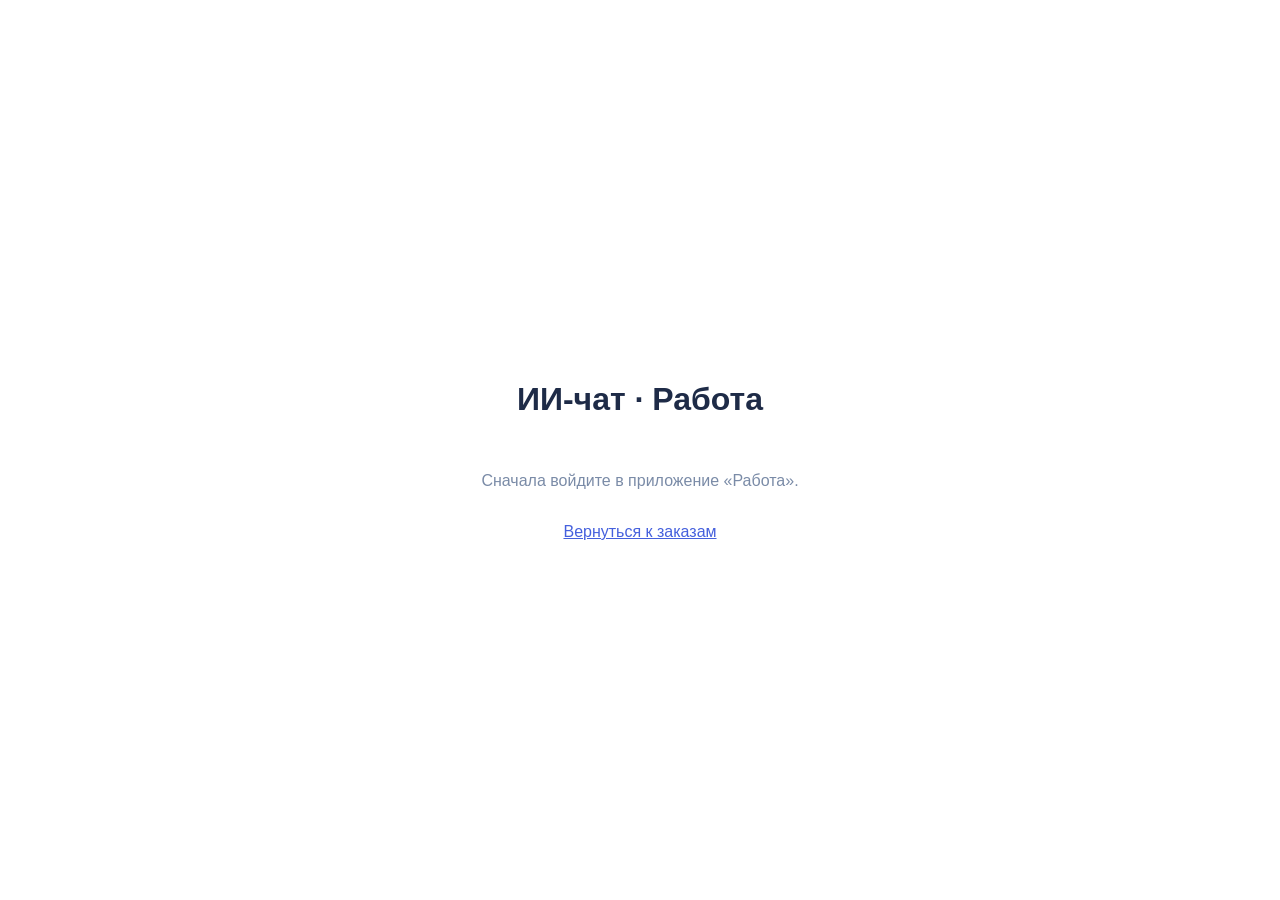
<file: ai.html>
<!doctype html>
<html lang="ru">
<head>
<meta charset="utf-8">
<meta name="viewport" content="width=device-width,initial-scale=1,viewport-fit=cover">
<meta name="theme-color" content="#ffffff">
<title>ИИ-чат · Работа</title>
<style>
:root{color-scheme:dark;font-family:Inter,-apple-system,BlinkMacSystemFont,"Segoe UI",Arial,sans-serif;background:#212121;color:#f4f4f5;font-synthesis:none}
*{box-sizing:border-box}
body{margin:0;min-height:100dvh}
button,textarea{font:inherit}
button{cursor:pointer}
button:focus-visible,a:focus-visible,textarea:focus-visible{outline:2px solid #b7c9ff;outline-offset:3px}
[hidden]{display:none!important}
#gate{display:grid;place-content:center;gap:14px;text-align:center;min-height:100dvh;padding:24px}
#gate p{color:#b4b4b7;max-width:520px;line-height:1.5}
#gate a{color:#ccd8ff}
#layout{display:flex;height:100dvh;overflow:hidden}
aside{width:266px;flex:0 0 266px;background:#171717;border-right:1px solid #292929;display:flex;flex-direction:column;padding:18px 12px;gap:12px}
.brand{display:flex;align-items:center;justify-content:space-between;padding:6px 9px 14px}
.brand strong{font-size:17px;letter-spacing:-.3px}
.back{color:#b8b8b8;text-decoration:none;font-size:13px}
.back:hover{color:#fff}
#newChat{border:1px solid #464646;background:transparent;color:#eee;text-align:left;border-radius:12px;padding:13px 14px;font-weight:600}
#newChat:hover,.chat-row:hover{background:#292929}
.sidebar-label{font-size:12px;color:#929292;padding:12px 9px 2px}
#history{overflow-y:auto;flex:1;min-height:0}
.chat-row{display:flex;align-items:center;gap:3px;border-radius:10px;padding:3px;margin:1px 0}
.chat-row.is-active{background:#303030}
.chat-open{min-width:0;flex:1;border:0;background:none;color:#ddd;text-align:left;padding:10px 8px;overflow:hidden;text-overflow:ellipsis;white-space:nowrap;font-size:14px}
.chat-remove{border:0;background:none;color:#9a9a9a;padding:7px 10px;border-radius:8px}
.chat-remove:hover{background:#493131;color:#fff}
.sidebar-foot{border-top:1px solid #303030;padding:13px 10px 2px;color:#9b9b9b;font-size:12px;line-height:1.45}
#main{flex:1;min-width:0;display:flex;flex-direction:column;position:relative;background:#212121}
.top{height:62px;flex-shrink:0;display:flex;gap:12px;align-items:center;padding:0 22px;border-bottom:1px solid #303030}
.top h1{font-size:17px;font-weight:600;margin:0}.crm-back{color:inherit;text-decoration:none;font-size:13px;white-space:nowrap;padding:9px 5px;font-weight:600}
.top span{margin-left:auto;font-size:12px;color:#858585}
#menu{display:none;background:none;color:#ddd;border:0;font-size:23px}
#messages{flex:1;overflow-y:auto;overscroll-behavior:contain;padding:26px 20px 34px;scroll-behavior:smooth}
.messages-inner{width:min(100%,750px);margin:0 auto;display:flex;flex-direction:column;gap:22px}
.empty-state{min-height:40vh;display:grid;align-content:center;justify-items:center;text-align:center;gap:12px;color:#e8e8e8}
.empty-state h2{font-size:28px;letter-spacing:-.6px;font-weight:600;margin:0}
.empty-state p{color:#aaa;font-size:14px;margin:0}
.quick-questions{display:flex;flex-wrap:wrap;justify-content:center;gap:9px;margin-top:13px;max-width:650px}
.quick-question{border:1px solid #464646;border-radius:14px;background:#2a2a2a;color:#e3e3e3;padding:10px 13px;font-size:13px;text-align:left}
.quick-question:hover{background:#363636}
.bubble{white-space:pre-wrap;overflow-wrap:anywhere;line-height:1.72;font-size:15px}
.bubble.user{align-self:flex-end;max-width:min(85%,560px);background:#303030;border-radius:19px;padding:11px 18px}
.bubble.assistant{align-self:stretch;padding:3px 0 5px}
.bubble.waiting{color:#aaa;font-style:italic}
.composer-wrap{width:min(100%,800px);margin:0 auto;padding:0 18px max(14px,env(safe-area-inset-bottom));flex-shrink:0}
#composer{border:1px solid #494949;border-radius:25px;background:#303030;display:flex;align-items:flex-end;padding:9px 10px 9px 18px;gap:10px;box-shadow:0 3px 20px #0001}
#input{flex:1;min-width:0;min-height:35px;max-height:180px;background:transparent;color:#fff;border:0;resize:none;outline:none;line-height:1.5;font-size:16px;padding:7px 0}
#input::placeholder{color:#a8a8a8}
#send{width:38px;height:38px;flex:0 0 38px;border:0;border-radius:50%;font-size:22px;font-weight:700;background:#ededed;color:#262626;display:grid;place-content:center}
#send:disabled{opacity:.35;cursor:not-allowed}
#mic{width:38px;height:38px;flex:0 0 38px;display:grid;place-items:center;border:0;border-radius:50%;background:transparent;color:#d0d0d3;padding:0}
#mic:hover{background:#444}
#mic.is-recording{background:#9f3340;color:#fff;animation:mic-glow 1.3s ease-in-out infinite}
#mic:disabled{opacity:.4;cursor:not-allowed}
#notice[data-voice="active"]{color:#a8e2bd}
@keyframes mic-glow{50%{box-shadow:0 0 0 6px #9f334033}}
#notice{min-height:21px;color:#f8b4a9;text-align:center;font-size:13px;padding:6px 8px 0}
.hint{color:#888;text-align:center;font-size:11px;padding-top:4px}

#proposalCard{border:1px solid #555;background:#292929;border-radius:17px;padding:16px;margin-bottom:12px}
#proposalCard strong{font-size:15px}
#proposalDetails{white-space:pre-wrap;word-break:break-word;color:#ddd;font-size:14px;line-height:1.65;margin:10px 0}
#proposalActions{display:flex;gap:8px;flex-wrap:wrap}
#confirmOrder,#cancelOrder{border-radius:12px;padding:10px 15px;border:1px solid #606060;color:#f7f7f7;background:#404040;font-size:14px}
#confirmOrder{background:#e7e7e7;color:#222}
#confirmOrder:disabled,#cancelOrder:disabled{opacity:.5;cursor:wait}
#proposalHint{color:#a7a7a7;font-size:12px;padding-top:8px}
.tight-consent{display:flex;gap:10px;align-items:flex-start;border:1px solid #aa7a40;border-radius:11px;padding:10px;margin:10px 0;background:#443327;color:#ffdcb3;font-size:13px}
.tight-consent input{flex:0 0 20px;width:20px;height:20px;margin:0;accent-color:#f0ba7c}
#photoPreview{display:flex;align-items:center;gap:8px;margin:0 0 7px;padding:7px;border:1px solid #666;border-radius:12px;background:#333;font-size:12px}
#photoThumbnail{width:43px;height:43px;border-radius:8px;object-fit:cover;flex:0 0 43px}
#photoLabel{flex:1;min-width:0;overflow:hidden;text-overflow:ellipsis;white-space:nowrap}
#removePhoto{border:0;background:none;color:#fff;font-size:23px;min-height:35px;min-width:35px}
#attachPhoto{flex:0 0 36px;width:36px;height:36px;border:0;border-radius:10px;background:transparent;color:#ddd;font-size:25px;line-height:1;align-self:flex-end;padding:0}
#attachPhoto:disabled{opacity:.4}
#scrim{display:none}
@media(max-width:760px){
 aside{position:fixed;top:0;bottom:0;left:0;z-index:20;transform:translateX(-100%);transition:transform .2s ease;box-shadow:12px 0 35px #0003}
 body.menu-open aside{transform:translateX(0)}
 body.menu-open #scrim{display:block;position:fixed;inset:0;background:#0009;z-index:19}
 #menu{display:block}
 .top{padding:0 15px}
 .top span{font-size:11px}
 .messages-inner{gap:18px}
 #messages{padding:20px 14px 30px}
 .composer-wrap{padding:0 10px max(10px,env(safe-area-inset-bottom))}
 .empty-state h2{font-size:23px}
}
</style>
<link rel="stylesheet" href="/redesign-chat.css">
<link rel="stylesheet" href="/light-chat.css">
<link rel="stylesheet" href="/polished-chat-v2.css">
</head>
<body>
<div id="gate"><h1>ИИ-чат · Работа</h1><p id="gateText">Проверяем доступ...</p><a href="/">Вернуться к заказам</a></div>
<div id="scrim"></div>
<div id="layout" hidden>
  <aside>
    <div class="brand"><strong>Работа · ИИ</strong></div>
    <button id="newChat" type="button">＋ Новый чат</button>
    <div class="sidebar-label">История переписок</div>
    <div id="history" aria-label="История чатов"></div>
    <div class="sidebar-foot">ИИ читает заказы и расписание, готовит заявку по тексту, голосу или фото. Сохранение — только после твоего подтверждения. Фото не хранится в истории.</div>
  </aside>
  <main id="main">
    <header class="top"><a href="/" id="crmBack" class="crm-back" aria-label="Вернуться в CRM">← Работа</a><button id="menu" type="button" aria-label="История чатов">☰</button><h1 id="conversationTitle">ИИ-помощник</h1></header>
    <section id="messages" aria-label="Сообщения" aria-live="polite"><div class="messages-inner" id="messageList"></div></section>
    <div class="composer-wrap">
      <section id="proposalCard" hidden aria-label="Предпросмотр изменения заказа">
        <strong id="proposalTitle">Проверка заявки</strong>
        <div id="proposalDetails"></div>
        <div id="tightScheduleConsent" hidden><label class="tight-consent"><input type="checkbox" id="allowTightSchedule"> Разрешаю плотное расписание. Возможную задержку принимаю.</label></div>
        <div id="proposalActions">
          <button id="confirmOrder" type="button">Подтвердить</button>
          <button id="cancelOrder" type="button">Отмена</button>
        </div>
        <div id="proposalHint">Изменение сохранится только после подтверждения. Проверка расписания повторится.</div>
      </section>
      <div id="photoPreview" hidden><img id="photoThumbnail" alt="Подготовленное фото заметки"><span id="photoLabel">Фото приложено</span><button id="removePhoto" type="button" aria-label="Удалить фото">×</button></div>
      <form id="composer"><input id="photoFile" type="file" accept="image/*" hidden><button id="attachPhoto" type="button" aria-label="Добавить фото заметки" title="Добавить фото">＋</button><textarea id="input" placeholder="Напишите или продиктуйте сообщение..." rows="1" maxlength="12000" aria-label="Сообщение"></textarea><button id="mic" type="button" aria-label="Продиктовать сообщение" aria-pressed="false" title="Нажмите и говорите"><svg width="21" height="21" viewBox="0 0 24 24" fill="none" stroke="currentColor" stroke-width="1.8" stroke-linecap="round" stroke-linejoin="round" aria-hidden="true"><rect x="9" y="2.5" width="6" height="12" rx="3"/><path d="M5.5 10.5a6.5 6.5 0 0 0 13 0M12 17v4m-4 0h8"/></svg></button><button id="send" type="submit" aria-label="Отправить">↑</button></form>
      <div id="notice" role="status"></div>
      <div class="hint">Проверяй номер, дату, время и сумму перед подтверждением заказа.</div>
    </div>
  </main>
</div>
<script src="/app-services.js?v=20261124-stability"></script>
<script>
"use strict";
const SUPABASE_URL="https://yedzfmibceboncrytbqz.supabase.co";
const SUPABASE_KEY="sb_publishable_tSqbw3aeAgxYuzHhQurCuw_yDze4ZNn";
const AUTH_KEY="rabota-auth-session-v1";
let session=null,refreshPromise=null,activeChat=null,chats=[],messages=[],busy=false,pendingDraft=null,pendingImageData=null,photoProcessing=false,photoSequence=0;
let sessionVersion=0,ownerReady=false,chatLoad=null,chatLoadError="";
let chatListVersion=0,chatListRead=null,chatListReady=false,chatListError=false;
const deletingChats=new Set();
const $=id=>document.getElementById(id);
const allowedReturnPages=new Set(["home","orders","calendar","leads","clients","finance","reports","settings","expenses","growth"]);
const sourcePage=new URLSearchParams(window.location.search).get("from");
const returnPage=allowedReturnPages.has(sourcePage)?sourcePage:"home";
$("crmBack").href=returnPage==="home"?"/":"/?view="+encodeURIComponent(returnPage);
function syncSendAvailability(){
 $("send").disabled=!ownerReady||busy||photoProcessing||Boolean(chatLoad)||Boolean(chatLoadError)||
   deletingChats.has(activeChat)||(!$("input").value.trim()&&!pendingImageData);
}
function decodeSession(value){try{return JSON.parse(value||"null")}catch{return null}}
try{session=decodeSession(localStorage.getItem(AUTH_KEY))}catch{}
const services=window.__rdCreateSharedServices({
 url:SUPABASE_URL,key:SUPABASE_KEY,getSession:()=>session,getScope:()=>sessionVersion,
 ensureSession,fetch:(url,options)=>fetch(url,options)
});
function gate(message){$("layout").hidden=true;$("gate").hidden=false;$("gateText").textContent=message}
function failure(error){$("notice").textContent=error.message||String(error)}
function setSession(data){
 session={access_token:data.access_token,refresh_token:data.refresh_token,
 expires_at:Math.floor(Date.now()/1000)+Number(data.expires_in||3600)};
 localStorage.setItem(AUTH_KEY,JSON.stringify(session))
}
async function ensureSession(){
 if(!session||!session.refresh_token)throw new Error("Сначала войдите в приложение «Работа».");
 if(Number(session.expires_at||0)>Math.floor(Date.now()/1000)+90)return;
 if(!refreshPromise){
  const previous=session,version=sessionVersion;
  refreshPromise=services.authRequest("token?grant_type=refresh_token","POST",{refresh_token:previous.refresh_token},false)
   .then(data=>{
    if(version!==sessionVersion)throw new Error("Сеанс изменился. Откройте чат из CRM.");
    if(session!==previous)return;
    if(!data?.access_token||!data.refresh_token)throw new Error("Не удалось обновить сеанс. Повторите попытку.");
    setSession(data);
   }).catch(error=>{
    if(version===sessionVersion&&session!==previous)return;
    if(version===sessionVersion&&[400,401,403].includes(error.status)){
     localStorage.removeItem(AUTH_KEY);
     invalidateSession();
    }
    throw error;
   }).finally(()=>{refreshPromise=null;});
 }
 await refreshPromise
}
const db=(path,method="GET",payload)=>services.dbRequest(path,method,payload);
function closeMenu(){document.body.classList.remove("menu-open")}
$("menu").addEventListener("click",()=>document.body.classList.toggle("menu-open"));
$("scrim").addEventListener("click",closeMenu);
function item(role,content,extraClass=""){
 const node=document.createElement("div");
 node.className="bubble "+role+(extraClass?" "+extraClass:"");
 node.textContent=content;
 return node
}
function renderMessages(){
 const list=$("messageList");list.replaceChildren();
 $("conversationTitle").textContent=chats.find(c=>c.id===activeChat)?.title||"ИИ-помощник";
 $("messages").classList.toggle("is-empty",messages.length===0);
 if(chatLoad||chatLoadError){
  const state=item("assistant",chatLoad?"Загружаем сообщения…":chatLoadError,"waiting");
  state.setAttribute("role","status");
  if(chatLoadError){
   const retry=document.createElement("button");retry.type="button";retry.textContent="Повторить";
   retry.addEventListener("click",()=>openChat(activeChat));
   state.append(" ",retry);
  }
  list.append(state);
 }else if(!messages.length){
  const empty=document.createElement("div");empty.className="empty-state";
  const emblem=document.createElement("div");emblem.className="rd-ai-emblem";emblem.setAttribute("aria-hidden","true");emblem.textContent="✦";
  const title=document.createElement("h2");title.textContent="Чем помочь?";
  const subtitle=document.createElement("p");subtitle.textContent="Запиши клиента, отправь фото или проверь расписание.";
  const questions=document.createElement("div");questions.className="quick-questions";
  const suggestions=[
    {label:"Добавить заказ",icon:"＋",kind:"draft"},
    {label:"Отправить фото",icon:"▣",kind:"photo"},
    {label:"Свободные окна",icon:"◷",kind:"prompt",prompt:"Покажи свободные окна Рауля на ближайшие три дня, учитывая дорогу и текущие заказы."},
    {label:"Неоплаченные",icon:"₽",kind:"prompt",prompt:"Покажи выполненные, но не оплаченные заказы и общую сумму."}
  ];
  for(const suggestion of suggestions){
    const button=document.createElement("button");
    button.type="button";button.className="quick-question";
    const symbol=document.createElement("span");symbol.className="rd-quick-icon";symbol.setAttribute("aria-hidden","true");symbol.textContent=suggestion.icon;
    const copy=document.createElement("span");copy.className="rd-quick-label";copy.textContent=suggestion.label;
    const arrow=document.createElement("span");arrow.className="rd-quick-arrow";arrow.setAttribute("aria-hidden","true");arrow.textContent="›";
    button.append(symbol,copy,arrow);
    button.addEventListener("click",()=>{
      if(busy||photoProcessing||chatLoad||chatLoadError)return;
      if(suggestion.kind==="photo"){$("photoFile").click();return}
      $("input").value=suggestion.kind==="draft"?"Добавь заказ: ":suggestion.prompt;
      $("input").dispatchEvent(new Event("input",{bubbles:true}));
      if(suggestion.kind==="draft")$("input").focus();
      else $("composer").requestSubmit();
    });
    questions.append(button);
  }
  empty.append(emblem,title,subtitle,questions);list.append(empty)
 }else for(const m of messages)list.append(item(m.role,m.content));
 if(busy)list.append(item("assistant","ИИ готовит ответ...","waiting"));
 $("messages").scrollTop=$("messages").scrollHeight
}
function renderChats(){
 const node=$("history");node.replaceChildren();
 if(chatListError){
  const retry=document.createElement("button");retry.type="button";retry.className="chat-open";
  retry.textContent="Повторить загрузку чатов";retry.addEventListener("click",loadChats);node.append(retry);
 }else if(!chats.length){
  const note=document.createElement("p");note.className="sidebar-label";
  note.textContent=chatListReady?"Чатов пока нет":"Загружаем чаты…";node.append(note);return;
 }
 for(const chat of chats){
  const row=document.createElement("div");row.className="chat-row"+(chat.id===activeChat?" is-active":"");
  const open=document.createElement("button");open.type="button";open.className="chat-open";open.textContent=chat.title;
  open.addEventListener("click",()=>openChat(chat.id));
  const del=document.createElement("button");del.type="button";del.className="chat-remove";del.title="Удалить чат";del.textContent="×";
  del.addEventListener("click",()=>deleteChat(chat.id));
  row.append(open,del);node.append(row)
 }
}
function loadChats(){
 if(chatListRead)return chatListRead;
 const version=chatListVersion;
 const pending=db("rabota_ai_chats?select=id,title,updated_at&order=updated_at.desc,id.desc&limit=100").then(rows=>{
  if(version!==chatListVersion)return;
  if(!Array.isArray(rows))throw new Error("Не удалось загрузить список чатов.");
  chats=rows;chatListReady=true;chatListError=false;
 }).catch(error=>{
  if(version===chatListVersion)chatListError=true;
 }).finally(()=>{
  if(chatListRead===pending)chatListRead=null;
  if(version===chatListVersion)renderChats();
  // A confirmed change can supersede the first sidebar read while it is loading.
  else if(ownerReady&&!chatListReady)return loadChats();
 });
 chatListRead=pending;
 return pending;
}
async function readMessages(id){
 const rows=await db("rabota_ai_messages?select=id,role,content,created_at&chat_id=eq."+encodeURIComponent(id)+
   "&order=created_at.desc,id.desc&limit=200");
 if(!Array.isArray(rows))throw new Error("Не удалось загрузить сообщения.");
 return rows.reverse();
}
async function recordMessage(role,content){
 const rows=await db("rabota_ai_messages","POST",{chat_id:activeChat,role,content});
 if(!Array.isArray(rows)||!rows[0]?.id)throw new Error("Не удалось подтвердить запись сообщения.");
 return rows[0];
}
function appendMessages(...rows){messages=[...messages,...rows].slice(-200);}
function rememberChat(chat){
 chatListVersion++;
 chats=[chat,...chats.filter(candidate=>candidate.id!==chat.id)].slice(0,100);
 renderChats();
}
async function openChat(id){
 if(!ownerReady||busy||deletingChats.has(id))return;
 if(id===activeChat&&!chatLoadError){closeMenu();return;}
 setPendingDraft(null);
 if(speechActive)stopDictation(true);
 clearAttachedPhoto();
 const read={id};
 activeChat=id;chatLoad=read;chatLoadError="";messages=[];
 $("notice").textContent="";$("input").value="";$("input").style.height="auto";
 sessionStorage.setItem("rabota-ai-active-chat",id);
 closeMenu();syncSendAvailability();renderChats();renderMessages();
 try{
  const rows=await readMessages(id);
  if(chatLoad===read)messages=rows;
 }catch(error){
  if(chatLoad===read)chatLoadError="Не удалось загрузить сообщения. Проверьте подключение.";
 }finally{
  if(chatLoad===read){chatLoad=null;syncSendAvailability();renderMessages();}
 }
}
function newChat(){
 if(!ownerReady||busy)return;
 setPendingDraft(null);
 if(speechActive)stopDictation(true);
 clearAttachedPhoto();
 activeChat=null;chatLoad=null;chatLoadError="";sessionStorage.removeItem("rabota-ai-active-chat");messages=[];$("notice").textContent="";
 $("input").value="";$("input").style.height="auto";
 closeMenu();syncSendAvailability();renderChats();renderMessages();$("input").focus()
}
$("newChat").addEventListener("click",newChat);
async function deleteChat(id){
 if(!ownerReady||busy||deletingChats.has(id)||!confirm("Удалить этот чат и все сообщения?"))return;
 const version=sessionVersion;
 deletingChats.add(id);syncSendAvailability();
 try{
  const rows=await db("rabota_ai_chats?id=eq."+encodeURIComponent(id),"DELETE");
  if(!Array.isArray(rows)||rows.length!==1)throw new Error("Чат не найден или уже удалён.");
  if(activeChat===id)newChat();
  chatListVersion++;chats=chats.filter(chat=>chat.id!==id);renderChats();
 }catch(error){if(version===sessionVersion)failure(error)}
 finally{deletingChats.delete(id);syncSendAvailability();}
}

/* Photo is sent to the AI once, not stored with message history. */
function clearAttachedPhoto(){
 photoSequence++;photoProcessing=false;pendingImageData=null;$("photoFile").value="";
 $("photoPreview").hidden=true;$("photoThumbnail").removeAttribute("src");
 syncSendAvailability();
}
$("attachPhoto").addEventListener("click",()=>{if(!busy)$("photoFile").click()});
$("removePhoto").addEventListener("click",clearAttachedPhoto);
$("photoFile").addEventListener("change",async()=>{
 const file=$("photoFile").files?.[0];if(!file)return;
 const sequence=++photoSequence;
 photoProcessing=true;syncSendAvailability();
 if(file.size>12000000){clearAttachedPhoto();failure(new Error("Выберите фотографию до 12 МБ."));return}
 $("notice").textContent="Подготавливаю фото...";
 try{
  const image=await new Promise((resolve,reject)=>{
   const reader=new FileReader();
   reader.onerror=()=>reject(new Error("Не удалось прочитать файл."));
   reader.onload=()=>{
    const bitmap=new Image();
    bitmap.onerror=()=>reject(new Error("Браузер не смог открыть изображение. Выберите JPEG или PNG."));
    bitmap.onload=()=>resolve(bitmap);
    bitmap.src=reader.result;
   };
   reader.readAsDataURL(file);
  });
  const resize=(maxEdge,quality)=>{
   const scale=Math.min(1,maxEdge/Math.max(image.naturalWidth,image.naturalHeight));
   const canvas=document.createElement("canvas");
   canvas.width=Math.max(1,Math.round(image.naturalWidth*scale));
   canvas.height=Math.max(1,Math.round(image.naturalHeight*scale));
   const context=canvas.getContext("2d");
   if(!context)throw new Error("Не удалось обработать фото.");
   context.fillStyle="#fff";context.fillRect(0,0,canvas.width,canvas.height);
   context.drawImage(image,0,0,canvas.width,canvas.height);
   return canvas.toDataURL("image/jpeg",quality);
  };
  let encoded=resize(1800,.84);
  if(encoded.length>2700000)encoded=resize(1350,.77);
  if(encoded.length>2700000)throw new Error("Слишком большое фото, попробуйте обрезать.");
  if(sequence!==photoSequence)return;
  pendingImageData=encoded;$("photoThumbnail").src=encoded;syncSendAvailability();
  $("photoPreview").hidden=false;$("photoLabel").textContent="Фото: "+file.name;
  $("notice").textContent="Фото готово. Напиши «Добавь заказ» и отправь.";
 }catch(error){if(sequence===photoSequence){clearAttachedPhoto();failure(error)}}
 finally{if(sequence===photoSequence){photoProcessing=false;syncSendAvailability()}}
});
/* Только ввод русской речи в текст, без аудиосообщений и озвучки ответов. */
const SpeechRecognizer=window.SpeechRecognition||window.webkitSpeechRecognition;
let speechRecognition=null,speechActive=false,speechBase="";
function voiceNotice(message,active=false){
 const n=$("notice");n.textContent=message;
 if(active)n.dataset.voice="active";else delete n.dataset.voice;
}
function voiceButton(active){
 const button=$("mic");
 button.classList.toggle("is-recording",active);
 button.setAttribute("aria-pressed",String(active));
 button.setAttribute("aria-label",active?"Остановить диктовку":"Продиктовать сообщение");
 button.title=active?"Остановить диктовку":"Нажмите и говорите";
}
function stopDictation(discard=false){
 if(!speechActive||!speechRecognition)return;
 try{
  if(discard){speechActive=false;speechRecognition.abort();voiceButton(false)}
  else speechRecognition.stop();
 }catch(_){speechActive=false;speechRecognition=null;voiceButton(false)}
}
function speechErrorText(code){
 switch(code){
  case "not-allowed":case "service-not-allowed":return "Разрешите доступ к микрофону в настройках браузера.";
  case "audio-capture":return "Микрофон не найден. Проверьте подключение и разрешения.";
  case "no-speech":return "Речь не распознана. Нажмите микрофон и попробуйте снова.";
  case "network":return "Не удалось распознать речь. Проверьте интернет.";
  case "language-not-supported":return "Браузер не поддерживает распознавание русского языка.";
  case "aborted":return "";
  default:return "Ошибка распознавания речи. Попробуйте снова.";
 }
}
$("mic").addEventListener("click",()=>{
 if(busy)return;
 if(speechActive){stopDictation();return}
 if(!SpeechRecognizer){
  voiceNotice("Браузер не поддерживает голосовой ввод. Используйте микрофон клавиатуры или Chrome/Safari.");
  return;
 }
 const rec=new SpeechRecognizer();
 speechRecognition=rec;speechBase=$("input").value.trim();
 rec.lang="ru-RU";rec.interimResults=true;rec.continuous=false;rec.maxAlternatives=1;
 rec.onstart=()=>{
  if(speechRecognition!==rec||!speechActive)return;
  voiceButton(true);voiceNotice("Слушаю... Говорите. Нажмите микрофон ещё раз, чтобы остановить.",true);
 };
 rec.onresult=event=>{
  if(speechRecognition!==rec||!speechActive)return;
  let finalText="",interimText="";
  for(let i=0;i<event.results.length;i++){
   const result=event.results[i],phrase=String(result[0]?.transcript||"").trim();
   if(result.isFinal)finalText+=(finalText?" ":"")+phrase;
   else interimText+=(interimText?" ":"")+phrase;
  }
  const spoken=(finalText+" "+interimText).trim();
  $("input").value=(speechBase+(speechBase&&spoken?" ":"")+spoken).slice(0,12000);
  $("input").dispatchEvent(new Event("input",{bubbles:true}));
 };
 rec.onerror=event=>{
  if(speechRecognition!==rec)return;
  const message=speechErrorText(event.error);
  if(message)voiceNotice(message);
 };
 rec.onend=()=>{
  if(speechRecognition!==rec)return;
  speechActive=false;speechRecognition=null;voiceButton(false);
  if($("notice").dataset.voice==="active"){
   voiceNotice($("input").value.trim()!==speechBase?
    "Проверьте текст и нажмите ↑ для отправки.":"Диктовка завершена. Нажмите микрофон для новой попытки.");
  }
 };
 speechActive=true;voiceButton(true);voiceNotice("Запускаю микрофон...",true);
 try{rec.start()}catch(_){
  speechActive=false;speechRecognition=null;voiceButton(false);
  voiceNotice("Не удалось запустить микрофон. Проверьте разрешения браузера.");
 }
});


function setPendingDraft(draft){
 pendingDraft=draft||null;
 $("proposalCard").hidden=!draft;
 if(!draft)return;
 const action=draft.action==="create"?"Новая заявка":"Перенос клиента";
 $("proposalTitle").textContent=action+" — требуется подтверждение";
 const old=draft.old||null;
 const lines=["Клиент: "+draft.name];
 if(old)lines.push("Было: "+(old.date||"без даты")+" "+(old.time||"")+" · "+(old.master||"без мастера"));
 lines.push("Станет: "+draft.date+" в "+draft.time+" (Москва)");
 lines.push("Мастер: "+draft.master);
 if(draft.action==="create"){
   lines.push("Телефон: "+draft.phone);
   if(draft.address)lines.push("Адрес: "+draft.address);
   if(draft.radiators!=null)lines.push("Радиаторы: "+draft.radiators);
   if(draft.floor_loops!=null)lines.push("Контуры: "+draft.floor_loops);
   const travel=Number(draft.travel_amount)||0;
   if(travel>0){
     const money=value=>Number(value).toLocaleString("ru-RU",{maximumFractionDigits:2})+" ₽";
     lines.push("Стоимость промывки — "+(draft.price==null?"не указана":money(draft.price)));
     lines.push("Дорога — "+money(travel));
     if(draft.price!=null)lines.push("Итого клиенту — "+money(Number(draft.price)+travel));
   }else if(draft.price!=null)lines.push("Стоимость: "+draft.price+" ₽");
   else lines.push("Стоимость: не указана");
   if(draft.details)lines.push("Комментарий: "+draft.details);
 }
 if(draft.schedule_warning)lines.push("ВНИМАНИЕ: "+draft.schedule_warning);
 $("proposalDetails").textContent=lines.join("\n");
 $("tightScheduleConsent").hidden=!draft.schedule_warning;
 $("allowTightSchedule").checked=false;
 $("confirmOrder").textContent=draft.schedule_warning?"Подтвердить плотную запись":"Подтвердить";
}
$("cancelOrder").addEventListener("click",()=>{
 if(busy)return;
 setPendingDraft(null);
 $("notice").textContent="Предложение отменено. Заказ не изменён.";
});
$("confirmOrder").addEventListener("click",async()=>{
 if(!ownerReady||busy||!pendingDraft||!activeChat||deletingChats.has(activeChat))return;
 const version=sessionVersion;
 const draft=pendingDraft;
 if(draft.schedule_warning&&!$("allowTightSchedule").checked){
  return failure(new Error("Для плотного графика сначала отметь отдельное разрешение."));
 }
 setBusy(true);$("notice").textContent="Повторно проверяю расписание и сохраняю...";
 let saved=null;
 try{
  saved=await db("rpc/rabota_ai_confirm_order_v2","POST",{
   p_draft_id:draft.draft_id,p_allow_tight_schedule:Boolean(draft.schedule_warning&&$("allowTightSchedule").checked)
  });
  if(!saved?.ok||!saved?.order_id)throw new Error("Нет подтверждения сохранения от базы.");
  const rows=await db("rabota_orders?select=id,name,appointment_date,appointment_time,master,radiators,floor_loops,details,travel_amount&id=eq."+encodeURIComponent(saved.order_id));
  const actual=rows?.[0];
  if(!actual||actual.appointment_date!==draft.date||String(actual.appointment_time||"").slice(0,5)!==draft.time||
   (draft.action==="create"&&((draft.radiators!=null&&actual.radiators!==draft.radiators)||
    (draft.floor_loops!=null&&actual.floor_loops!==draft.floor_loops)||
    Number(actual.travel_amount||0)!==Number(draft.travel_amount||0)))){
   throw new Error("Изменение выполнено, но не удалось подтвердить запись повторным чтением. Проверьте календарь.");
  }
  setPendingDraft(null);
  const message=(draft.action==="create"?"Заявка создана":"Заказ перенесён")+
   ": "+actual.name+" — "+actual.appointment_date+" в "+String(actual.appointment_time).slice(0,5)+
   ", мастер "+actual.master+". Данные проверены в «Работе».";
  appendMessages(await recordMessage("assistant",message));
  $("notice").textContent="Изменение подтверждено.";
 }catch(error){
   if(version!==sessionVersion)return;
   if(saved?.ok){
     setPendingDraft(null);
     $("notice").textContent="Заказ сохранён в базе, но его повторная проверка или запись в историю не завершилась. Проверьте календарь.";
   }else failure(error);
 }
 finally{if(version===sessionVersion){setBusy(false);renderMessages();}}
});

function setBusy(value){
 $("confirmOrder").disabled=value;$("cancelOrder").disabled=value;
 busy=value;$("mic").disabled=value;$("attachPhoto").disabled=value;$("photoFile").disabled=value;$("newChat").disabled=value;$("input").disabled=value;syncSendAvailability()
}
async function send(event){
 event.preventDefault();
 if(!ownerReady||busy||photoProcessing||chatLoad||chatLoadError||deletingChats.has(activeChat))return;
 const version=sessionVersion;
 setPendingDraft(null);
 if(speechActive)stopDictation(true);
 const text=$("input").value.trim()||(pendingImageData?"Добавь заказ по фотографии":"");if(!text)return;
 const image=pendingImageData;
 if(text.length>12000)return failure(new Error("Сообщение слишком длинное."));
 $("notice").textContent="";setBusy(true);
 let replySaved=false;
 try{
  if(!activeChat){
   const rows=await db("rabota_ai_chats","POST",{title:text.slice(0,70)});
   if(!rows?.[0]?.id)throw new Error("Не удалось создать чат.");
   activeChat=rows[0].id;
   sessionStorage.setItem("rabota-ai-active-chat",activeChat);
   rememberChat(rows[0]);
  }
  const posted=await recordMessage("user",(text+(image?" [Фото заметки]":"")).slice(0,12000));
  $("input").value="";$("input").style.height="auto";
  appendMessages(posted);
  renderMessages();
  messages=await readMessages(activeChat);
  let index=messages.findIndex(message=>message.id===posted.id);
  if(index<0){appendMessages(posted);index=messages.length-1;}
  const context=[];
  let chars=0;
  for(let i=index;i>=0&&context.length<30;i--){
   const {role,content}=messages[i];
   chars+=content.length;
   if(chars>45000)break;
   context.unshift({role,content});
  }
  await ensureSession();
  if(version!==sessionVersion)return;
  const response=await fetch("/api/ai-chat",{method:"POST",headers:{
   "Content-Type":"application/json",Authorization:"Bearer "+session.access_token
  },body:JSON.stringify({messages:context,image})});
  const data=await response.json().catch(()=>({}));
  if(version!==sessionVersion)return;
  if(!response.ok||!data.reply)throw new Error(data.error||"Ошибка сервера ИИ.");
  if(data.proposal){
    const p=data.proposal;
    const withTravel=p.action==="create"&&p.travel_amount>0;
    const draft=await db(withTravel?"rpc/rabota_ai_prepare_order_v3":"rpc/rabota_ai_prepare_order_v2","POST",{
      p_action:p.action,p_client_name:p.client_name,p_date:p.date,p_time:p.time,
      p_master:p.master,p_phone:p.phone,p_address:p.address,p_price:p.price,
      p_details:p.details,p_original_date:p.original_date,
      p_radiators:p.radiators,p_floor_loops:p.floor_loops,
      ...(withTravel?{p_travel_amount:p.travel_amount}:{})
    });
    if(!draft||!draft.draft_id)throw new Error("Не удалось подготовить подтверждение заявки.");
    setPendingDraft(draft);
  }
  appendMessages(await recordMessage("assistant",data.reply.slice(0,12000)));
  replySaved=true;clearAttachedPhoto();
  const rows=await db("rabota_ai_chats?id=eq."+encodeURIComponent(activeChat),"PATCH",{updated_at:new Date().toISOString()});
  if(!rows?.[0]?.id)throw new Error("Не удалось обновить время чата.");
  rememberChat(rows[0]);
 }catch(error){
  if(version===sessionVersion){
   if(replySaved)$("notice").textContent="Ответ сохранён. Не удалось обновить список чатов.";
   else failure(error);
  }
 }finally{
  if(version===sessionVersion){setBusy(false);renderMessages();if(pendingDraft||window.innerWidth<=760)$("input").blur();else $("input").focus();}
 }
}
$("composer").addEventListener("submit",send);
$("input").addEventListener("keydown",event=>{
 if(event.key==="Enter"&&!event.shiftKey&&!event.isComposing){event.preventDefault();$("composer").requestSubmit()}
});
$("input").addEventListener("input",()=>{
 const el=$("input");el.style.height="auto";el.style.height=Math.min(el.scrollHeight,180)+"px";syncSendAvailability();
});
function invalidateSession(){
 sessionVersion++;chatListVersion++;ownerReady=false;session=null;activeChat=null;
 chatLoad=null;chatLoadError="";chatListRead=null;chatListReady=false;chatListError=false;
 chats=[];messages=[];deletingChats.clear();
 sessionStorage.removeItem("rabota-ai-active-chat");
 if(speechActive)stopDictation(true);
 setPendingDraft(null);clearAttachedPhoto();setBusy(false);closeMenu();
 $("input").value="";$("notice").textContent="";
 $("messageList").replaceChildren();$("history").replaceChildren();
 gate("Сеанс изменился. Откройте ИИ-чат из CRM.");
}
window.addEventListener("storage",event=>{
 if(event.key!==AUTH_KEY)return;
 const next=decodeSession(event.newValue);
 if(services.sameAuthSession(session,next))session=next;
 else if(session)invalidateSession();
});
(async()=>{
 const version=sessionVersion;
 try{
  await ensureSession();
  const user=await services.authRequest("user","GET",null,true);
  if(version!==sessionVersion)return;
  if(!user?.id)throw new Error("Сессия истекла. Снова войдите в «Работа».");
  const membership=await db("rabota_members?select=role,active&user_id=eq."+encodeURIComponent(user.id)+"&limit=1");
  if(!membership?.some(m=>m.role==="owner"&&m.active))throw new Error("ИИ-чат доступен только владельцу приложения.");
  ownerReady=true;$("gate").hidden=true;$("layout").hidden=false;
  syncSendAvailability();renderMessages();
  renderChats();
  await loadChats();
  if(version!==sessionVersion)return;
  const previousChat=sessionStorage.getItem("rabota-ai-active-chat");
  if(!activeChat&&previousChat&&chats.some(chat=>chat.id===previousChat))await openChat(previousChat);
  if(version!==sessionVersion)return;
  // Suggestion link opens an editable draft; it never sends a message automatically.
  const draft=new URLSearchParams(location.search).get("draft");
  if(draft&&draft.length<=240&&!$("input").value){$("input").value=draft;$("input").dispatchEvent(new Event("input"))}
  if(window.innerWidth>760)$("input").focus();
 }catch(error){if(version===sessionVersion)gate(error.message)}
})();
</script>
</body></html>
</file>
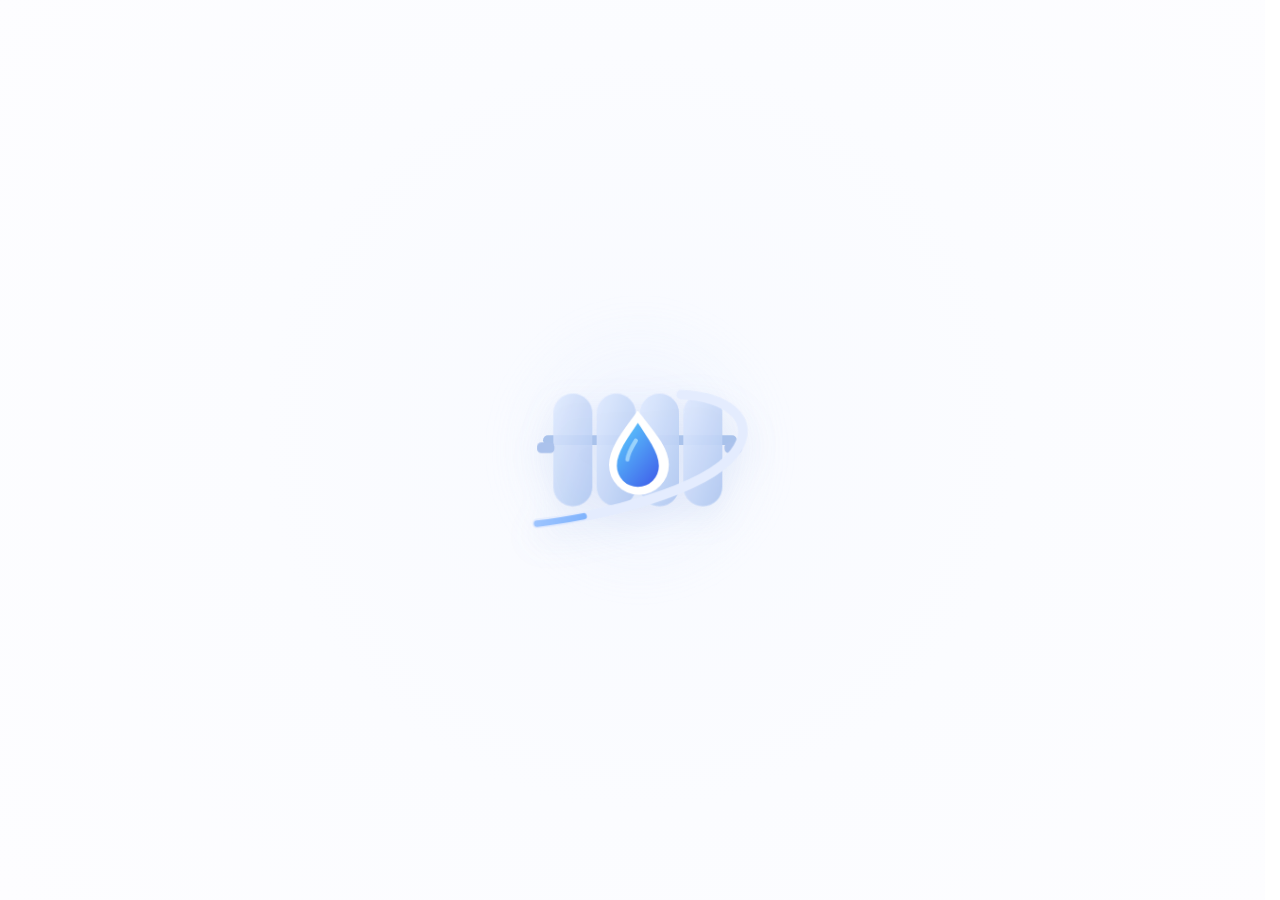
<file: expenses.html>
<!doctype html>
<html lang="ru">
<head>
  <meta charset="utf-8">
  <meta name="viewport" content="width=device-width, initial-scale=1">
  <meta http-equiv="refresh" content="0; url=/?view=expenses">
  <title>Расходы · Работа</title>
</head>
<body>
  <a href="/?view=expenses">Открыть раздел «Расходы»</a>
</body>
</html>
</file>
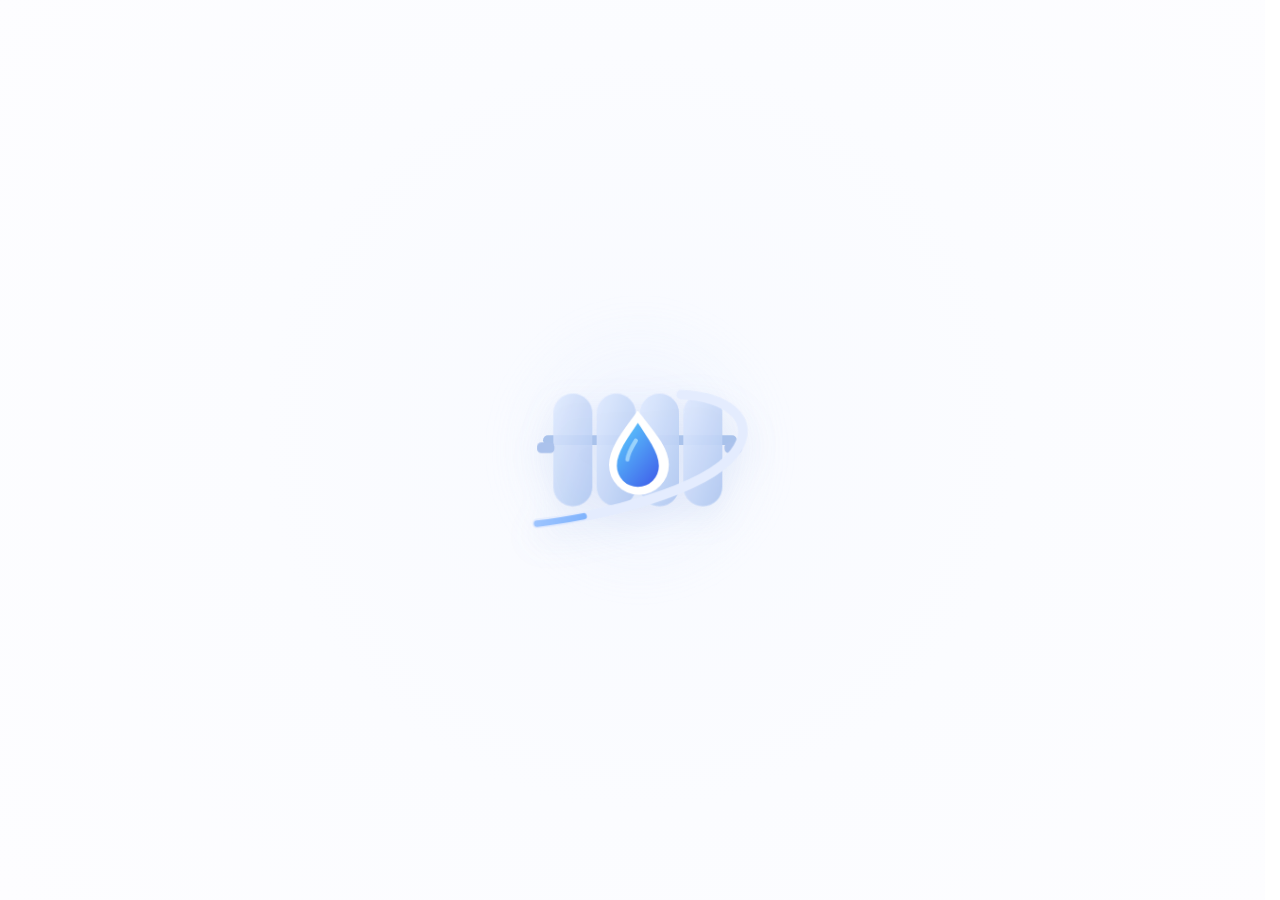
<file: growth.html>
<!doctype html>
<html lang="ru">
<head>
  <meta charset="utf-8">
  <meta name="viewport" content="width=device-width, initial-scale=1">
  <meta http-equiv="refresh" content="0; url=/?view=growth">
  <title>Развитие MOBA · Работа</title>
</head>
<body>
  <a href="/?view=growth">Открыть раздел «Развитие MOBA»</a>
</body>
</html>
</file>
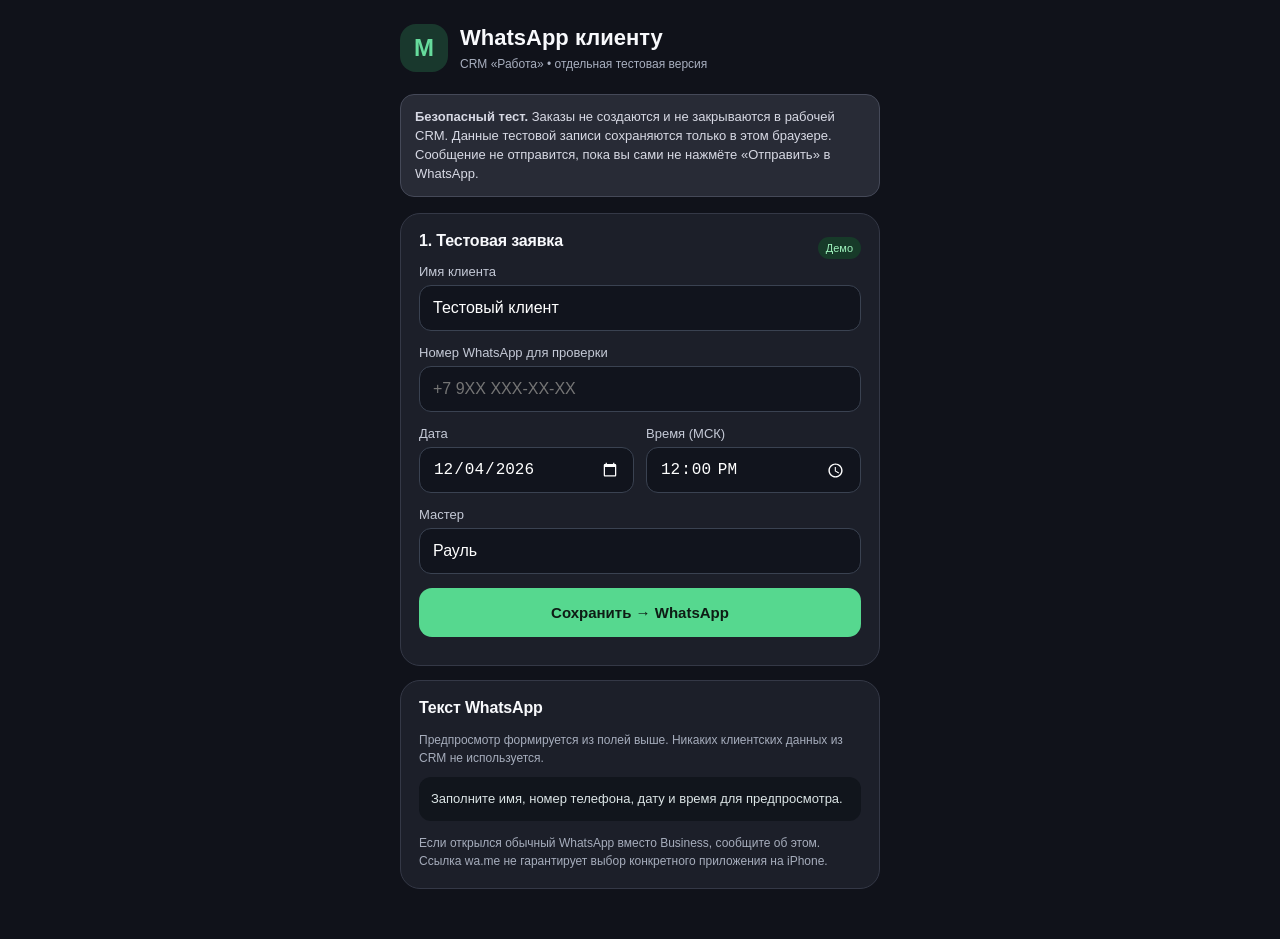
<file: whatsapp-client-test.html>
<!doctype html>
<html lang="ru">
<head>
  <meta charset="utf-8">
  <meta name="viewport" content="width=device-width,initial-scale=1,viewport-fit=cover">
  <meta name="theme-color" content="#10121a">
  <title>MOBA — тест WhatsApp</title>
  <style>
    :root{color-scheme:dark;font-family:-apple-system,BlinkMacSystemFont,"Segoe UI",Arial,sans-serif}
    *{box-sizing:border-box}
    body{margin:0;background:#10121a;color:#f8f9fc;padding:24px 16px max(36px,env(safe-area-inset-bottom))}
    main{max-width:480px;margin:0 auto}
    header{display:flex;align-items:center;gap:12px;margin-bottom:22px}
    .symbol{display:grid;place-items:center;width:48px;height:48px;border-radius:16px;background:#19382d;color:#66db9c;font-size:24px;font-weight:750}
    h1{font-size:22px;line-height:1.14;margin:0}
    .sub{color:#a8afbf;font-size:12px;margin-top:6px}
    .notice{background:#282b36;border:1px solid #454958;border-radius:14px;padding:13px 14px;line-height:1.45;font-size:13px;color:#d7d9e4;margin-bottom:16px}
    .card{background:#1c1f29;border:1px solid #343846;border-radius:20px;padding:18px;margin-bottom:14px}
    h2{font-size:16px;letter-spacing:-.01em;margin:0 0 14px}
    label{display:block;color:#c4c9d6;font-size:13px;margin:0 0 6px}
    input{width:100%;height:46px;background:#11141d;color:#fff;border:1px solid #3a4251;border-radius:12px;padding:0 13px;font-size:16px;outline:none}
    input:focus{border-color:#5cce97;box-shadow:0 0 0 2px #5cce9725}
    .field{margin-bottom:14px}
    .grid{display:grid;grid-template-columns:1fr 1fr;gap:12px}
    .grid .field{min-width:0}
    button,a.action{appearance:none;border:0;font-family:inherit;display:flex;align-items:center;justify-content:center;
      text-decoration:none;font-size:15px;font-weight:700;min-height:49px;border-radius:13px;padding:10px 14px;cursor:pointer}
    .primary{background:#56d88f;color:#0e1c15;width:100%}
    .primary:disabled{background:#3b5547;color:#9db4a8;cursor:not-allowed}
    .secondary{background:#32394a;color:#f8f9fc;width:100%;margin-top:9px}
    .muted{color:#a8afbf;font-size:13px;line-height:1.45}
    .status{background:#152b22;color:#a7e5bd;border:1px solid #285440;border-radius:12px;padding:11px 12px;font-size:13px;margin:0 0 13px}
    .hidden{display:none!important}
    .preview{white-space:pre-wrap;overflow-wrap:anywhere;background:#11151c;border-radius:12px;padding:12px;
      font-size:13px;line-height:1.5;color:#dce5e6;margin:10px 0 13px;max-height:220px;overflow:auto}
    .error{color:#ffabb0;font-size:13px;margin-top:10px;min-height:0}
    .hint{font-size:12px;color:#a6adbc;line-height:1.5}
    .header-row{display:flex;justify-content:space-between;align-items:center;gap:12px}
    .tag{font-size:11px;color:#9ef2bc;background:#173a29;padding:5px 8px;border-radius:30px}
  </style>
</head>
<body>
<main>
  <header>
    <div class="symbol" aria-hidden="true">M</div>
    <div><h1>WhatsApp клиенту</h1><div class="sub">CRM «Работа» • отдельная тестовая версия</div></div>
  </header>
  <div class="notice"><b>Безопасный тест.</b> Заказы не создаются и не закрываются в рабочей CRM. Данные тестовой записи сохраняются только в этом браузере. Сообщение не отправится, пока вы сами не нажмёте «Отправить» в WhatsApp.</div>
  <section class="card">
    <div class="header-row"><h2>1. Тестовая заявка</h2><span class="tag">Демо</span></div>
    <form id="demoForm" autocomplete="off">
      <div class="field"><label for="client">Имя клиента</label><input id="client" required maxlength="80" value="Тестовый клиент"></div>
      <div class="field"><label for="phone">Номер WhatsApp для проверки</label><input id="phone" required type="tel" inputmode="tel" placeholder="+7 9XX XXX-XX-XX"></div>
      <div class="grid">
        <div class="field"><label for="date">Дата</label><input id="date" type="date" required></div>
        <div class="field"><label for="time">Время (МСК)</label><input id="time" type="time" required value="12:00"></div>
      </div>
      <div class="field"><label for="master">Мастер</label><input id="master" value="Рауль" maxlength="80"></div>
      <button type="submit" class="primary">Сохранить → WhatsApp</button>
      <div class="error" id="error" role="alert"></div>
    </form>
  </section>
  <section class="card hidden" id="savedCard">
    <h2>2. Тестовая запись сохранена</h2>
    <div class="status" id="savedStatus"></div>
    <p class="muted">После возврата из WhatsApp проверьте текст подтверждения. Когда захотите проверить закрытие — нажмите следующую кнопку.</p>
    <button class="primary" id="complete" type="button">Завершить → WhatsApp</button>
    <button class="secondary" id="reopen" type="button">Снова открыть подтверждение</button>
    <button class="secondary hidden" id="reopenReview" type="button">Снова открыть просьбу об отзыве</button>
    <button class="secondary" id="clear" type="button">Начать тест заново</button>
  </section>
  <section class="card">
    <h2>Текст WhatsApp</h2>
    <div class="hint">Предпросмотр формируется из полей выше. Никаких клиентских данных из CRM не используется.</div>
    <div id="messagePreview" class="preview"></div>
    <div class="hint">Если открылся обычный WhatsApp вместо Business, сообщите об этом. Ссылка wa.me не гарантирует выбор конкретного приложения на iPhone.</div>
  </section>
</main>
<script src="./whatsapp-client.js"></script>
<script>
(function(){
  "use strict";
  const wa=window.__rdClientWhatsApp;
  const key="rd-manual-wa-test-20261118-v1";
  const form=document.getElementById("demoForm");
  const fields={name:document.getElementById("client"),phone:document.getElementById("phone"),
    date:document.getElementById("date"),time:document.getElementById("time"),master:document.getElementById("master")};
  const status=document.getElementById("savedStatus");
  const savedCard=document.getElementById("savedCard");
  const error=document.getElementById("error");
  const preview=document.getElementById("messagePreview");
  let saved=null;
  function todayMoscow(){
    const parts=new Intl.DateTimeFormat("en-CA",{timeZone:"Europe/Moscow",year:"numeric",month:"2-digit",day:"2-digit"}).formatToParts(new Date());
    const part=t=>parts.find(p=>p.type===t)?.value;
    return part("year")+"-"+part("month")+"-"+part("day");
  }
  function values(){
    return {name:fields.name.value.trim(),phone:fields.phone.value.trim(),date:fields.date.value,
      time:fields.time.value,master:fields.master.value.trim()};
  }
  function persist(){
    try{localStorage.setItem(key,JSON.stringify(saved));}catch(_){}
  }
  function paint(){
    savedCard.classList.toggle("hidden",!saved);
    if(saved){
      status.textContent=saved.completed?"Заказ завершён в тесте. Отправка сообщения не подтверждена."
        :"Заказ сохранён в тесте. Отправка сообщения не подтверждена.";
      document.getElementById("complete").disabled=Boolean(saved.completed);
      document.getElementById("reopenReview").classList.toggle("hidden",!saved.completed);
    }
    try{
      const order=values();
      preview.textContent=saved?.completed?wa.reviewText(saved.order):wa.bookingText(order);
    }catch(_){preview.textContent="Заполните имя, номер телефона, дату и время для предпросмотра.";}
  }
  function launch(url){
    // Open the official click-to-chat address. This never sends automatically.
    window.location.assign(url);
  }
  fields.date.value=todayMoscow();
  try{
    const restored=JSON.parse(localStorage.getItem(key)||"null");
    if(restored?.order?.phone&&restored?.order?.date){
      saved=restored;
      for(const id of Object.keys(fields))fields[id].value=saved.order[id]||"";
    }
  }catch(_){}
  form.addEventListener("input",paint);
  form.addEventListener("submit",event=>{
    event.preventDefault();error.textContent="";
    try{
      const order=values();
      if(!order.name)throw new Error("Введите имя тестового клиента.");
      const url=wa.bookingLink(order);
      saved={order,completed:false};persist();paint();
      launch(url);
    }catch(e){error.textContent=e.message;}
  });
  document.getElementById("complete").addEventListener("click",()=>{
    if(!saved||saved.completed)return;
    try{
      const url=wa.reviewLink(saved.order);
      saved.completed=true;persist();paint();
      launch(url);
    }catch(e){error.textContent=e.message;}
  });
  document.getElementById("reopen").addEventListener("click",()=>{
    if(saved)launch(wa.bookingLink(saved.order));
  });
  document.getElementById("reopenReview").addEventListener("click",()=>{
    if(saved?.completed)launch(wa.reviewLink(saved.order));
  });
  document.getElementById("clear").addEventListener("click",()=>{
    saved=null;
    try{localStorage.removeItem(key);}catch(_){}
    error.textContent="";
    paint();
  });
  paint();
})();
</script>
</body>
</html>
</file>
<file: redesign.css>
/* Rabota design preview: presentation layer only; business rules remain in index.html */
:root{color-scheme:dark;background:#0d111a;color:#eef2fb}
body.rd{background:radial-gradient(circle at 68% -10%,#192239 0,#0d111a 48%,#0c1017 100%);color:#eaf0fa}
body.rd #appScreen{width:100%;max-width:1600px;min-height:100dvh;margin:0 auto;padding:86px 30px 85px 272px}
body.rd #appScreen.rd-master{max-width:810px;padding:28px 16px 80px}
body.rd #appScreen.rd-master>header{margin-bottom:22px}
body.rd #appScreen.rd-master header h1{font-size:29px}
body.rd #appScreen.rd-master #viewSwitch{display:none}
body.rd #appScreen:not(.rd-master)>header{display:none}
body.rd .rd-shell{position:fixed;top:0;bottom:0;left:0;width:242px;z-index:15;display:flex;flex-direction:column;padding:23px 14px;background:#121720;border-right:1px solid #293244}
body.rd .rd-brand{display:flex;align-items:center;gap:12px;padding:5px 11px 21px;color:#f9faff;text-decoration:none}
body.rd .rd-logo{display:grid;place-items:center;background:linear-gradient(135deg,#fa5b38,#fc9c29);font-size:22px;font-weight:900;color:#190f0c;border-radius:12px;width:43px;height:43px}
body.rd .rd-brand strong{font-size:22px;line-height:1.25;letter-spacing:-.5px}
body.rd .rd-brand small{display:block;font-size:11px;color:#9da8bb;margin-top:3px}
body.rd .rd-nav{display:grid;gap:5px}
body.rd .rd-nav-btn{appearance:none;border:1px solid transparent;display:flex;gap:12px;align-items:center;text-align:left;border-radius:11px;color:#a8b5cb;background:transparent;padding:12px 14px;font-weight:650;font-size:14px;min-height:47px;cursor:pointer}
body.rd .rd-nav-btn:hover{background:#202838;color:#f8faff}
body.rd .rd-nav-btn[aria-current="page"]{background:#242f45;color:#eef5ff;border-color:#364762}
body.rd .rd-nav-btn .rd-icon{display:inline-grid;width:21px;text-align:center;color:#95b6eb;font-size:18px}
body.rd .rd-sidefoot{margin-top:auto;border:1px solid #2c3442;border-radius:14px;padding:14px;background:linear-gradient(160deg,#1b2634,#101820);color:#b3bfd2;font-size:12px;line-height:1.65}
body.rd .rd-sidefoot strong{font-size:14px;color:#f0f5ff;display:block;margin-bottom:7px}
body.rd .rd-sidefoot button{margin-top:9px;width:100%;background:#1f2838;border:1px solid #3a4557;color:#d6ddec;border-radius:10px;min-height:40px}
body.rd .rd-top{position:fixed;z-index:14;top:0;left:242px;right:0;height:70px;display:flex;align-items:center;gap:16px;padding:0 27px;background:#111620e8;backdrop-filter:blur(20px);border-bottom:1px solid #283242}
body.rd .rd-top-search{height:41px;flex:1;max-width:530px;border:1px solid #303c50;background:#202837;border-radius:12px;padding:0 16px;color:#eff4fa;outline:none}
body.rd .rd-top-search::placeholder{color:#8291a6}
body.rd .rd-user{margin-left:auto;display:flex;align-items:center;gap:11px;font-size:13px;color:#9daabe}
body.rd .rd-user strong{color:#e9eff9;font-weight:650}
body.rd .rd-user-dot{display:grid;place-items:center;width:33px;height:33px;background:#344669;border-radius:100%;color:#ecf4ff}
body.rd .rd-mobilebar{display:none}
body.rd .rd-top-title{color:#aab6c9;font-size:12px;white-space:nowrap}
body.rd .rd-view-title{font-size:30px;margin:0 0 5px;letter-spacing:-.75px;font-weight:750}
body.rd .rd-view-subtitle{color:#9eabc1;font-size:14px;margin:0 0 24px}
body.rd .rd-view[hidden],body.rd .rd-screen-hidden{display:none!important}
body.rd #ordersArea{max-width:none}
body.rd .rd-view-area{margin-bottom:18px}
body.rd .rd-stats{display:grid;grid-template-columns:repeat(4,minmax(0,1fr));gap:12px;margin-bottom:18px}
body.rd .rd-stat{border:1px solid #2b3444;background:#171e2a;border-radius:17px;padding:18px;min-width:0}
body.rd .rd-stat small{display:block;color:#a3b0c6;font-size:12px;margin-bottom:10px}
body.rd .rd-stat strong{font-size:26px;letter-spacing:-.7px;font-variant-numeric:tabular-nums;overflow-wrap:anywhere}
body.rd .rd-stat span{display:block;margin-top:8px;font-size:11px;color:#899bb4;line-height:1.45}
body.rd .rd-stat .rd-accent{color:#71a5ff}
body.rd .rd-grid-main{display:grid;grid-template-columns:minmax(0,1.7fr) minmax(280px,.9fr);gap:16px}
body.rd .rd-panel{background:#171e2a;border:1px solid #2b3444;border-radius:18px;padding:19px;min-width:0}
body.rd .rd-panel h2{font-size:17px;margin:0 0 15px;font-weight:700}
body.rd .rd-panel-intro{color:#96a7c0;font-size:13px;margin:-7px 0 14px}
body.rd .rd-panel-tall{min-height:250px}
body.rd .rd-row{border-top:1px solid #2b3342;padding:12px 0;display:flex;justify-content:space-between;gap:12px;align-items:center}
body.rd .rd-row:first-of-type{border-top:0}
body.rd .rd-row-main{min-width:0;display:flex;flex-direction:column;gap:4px}
body.rd .rd-row-main strong{font-size:14px;font-weight:600;overflow-wrap:anywhere}
body.rd .rd-row-main span{color:#96a8c1;font-size:12px;overflow-wrap:anywhere}
body.rd .rd-row-meta{color:#80aefe;white-space:nowrap;font-size:13px}
body.rd .rd-quick{border:1px solid #34415a;border-radius:11px;padding:12px;background:#202a3b;color:#e5eeff;text-align:left;width:100%;margin:4px 0;cursor:pointer}
body.rd .rd-quick:hover{background:#293953}
body.rd .rd-primary,.rd-body .rd-primary{background:linear-gradient(105deg,#6855ef,#8a49ee);border:0;border-radius:12px;color:white;font-weight:700;min-height:46px;padding:11px 16px;cursor:pointer}
body.rd .rd-primary:hover{filter:brightness(1.08)}
body.rd .rd-primary:disabled{opacity:.5;cursor:not-allowed}
body.rd .rd-chart{height:170px;width:100%;display:block;margin:6px 0 0}
body.rd .rd-chart-line{fill:none;stroke:#68a5ff;stroke-width:3;stroke-linecap:round;stroke-linejoin:round}
body.rd .rd-chart-area{fill:url(#rdChartGradient)}
body.rd .rd-muted{color:#94a2b9;font-size:12px}
body.rd .rd-blockgap{margin-top:16px}
body.rd .rd-empty{font-size:13px;color:#9fabbd;padding:24px 4px}
body.rd .rd-view-area .rd-note{color:#9eabc0;font-size:12px;line-height:1.5;margin:8px 0 0}
body.rd .rd-toolbar{display:flex;gap:11px;align-items:center;flex-wrap:wrap;margin:0 0 16px}
body.rd .rd-toolbar input,body.rd .rd-toolbar select{min-height:42px;padding:9px 12px;border:1px solid #39465a;border-radius:11px;background:#1e2838;color:#edf2fb;font-size:14px}
body.rd .rd-toolbar input{flex:1;min-width:190px}
body.rd .rd-client-list{display:grid;grid-template-columns:repeat(2,minmax(0,1fr));gap:11px}
body.rd .rd-client{padding:17px;border:1px solid #2d384c;border-radius:15px;background:#192232}
body.rd .rd-client strong{display:block;font-size:15px;margin-bottom:8px}
body.rd .rd-client span{display:block;color:#91a3bb;font-size:13px;line-height:1.6}
body.rd .rd-client button{border:1px solid #3c4c67;background:#202c3d;color:#d8e6ff;padding:8px 11px;border-radius:9px;margin-top:11px;cursor:pointer}
body.rd .rd-week-grid{display:grid;grid-template-columns:repeat(7,minmax(0,1fr));gap:8px}
body.rd .rd-calendar-day{border:1px solid #2e3b50;background:#192334;min-height:195px;border-radius:12px;padding:9px;min-width:0}
body.rd .rd-calendar-day.is-today{border-color:#627cf2;background:#222d45}
body.rd .rd-calendar-day h3{font-size:12px;text-transform:capitalize;margin:0 0 9px;line-height:1.4;color:#acc4ed}
body.rd .rd-event{display:block;width:100%;text-align:left;color:#e9eff9;background:#283b57;border:1px solid #42648e;border-radius:8px;margin:6px 0;padding:9px 7px;font-size:11px;line-height:1.45;cursor:pointer;overflow-wrap:anywhere}
body.rd .rd-event.is-done{border-color:#226c52;background:#163b32}
body.rd .rd-event.is-cancel{border-color:#784857;background:#402632;opacity:.7}
body.rd .rd-event strong{display:block;font-size:12px;color:#99c3ff}
body.rd .rd-event span{display:block;color:#acbbcf;margin-top:4px}
body.rd #teamPanel{margin-top:24px}
body.rd #viewSwitch{display:none!important}
body.rd #aiChatLink{display:none!important}
body.rd #ordersArea> #newOrderBtn{max-width:250px;width:100%;margin:0 0 18px}
body.rd #ordersArea>.tabs{margin-top:18px}
body.rd #calendarPanel{margin-top:10px}
body.rd #calendarPanel .week{gap:8px}
body.rd #calendarPanel .day{min-height:69px}
body.rd .panel,body.rd .order-card,body.rd .finance-hero,body.rd .finance-entry,body.rd .finance-activity,body.rd .team-item,body.rd .master-schedule-card{background:#171e2a;border-color:#2e394b;color:#e8edf6;box-shadow:none}
body.rd .panel{border-radius:18px}
body.rd .panel .day{background:#1d293b;border-color:#33425b;color:#dce7f9}
body.rd .panel .day.active{background:#415ad7;color:white}
body.rd .panel .day.active .weekday{color:#e6ebff}
body.rd .panel .day.has-orders:not(.active){background:#263652;border-color:#45679c}
body.rd .panel .weekday,body.rd .muted,body.rd .count,body.rd .control-label,body.rd .finance-hero-label,body.rd .finance-hero-sub,body.rd .finance-tip,body.rd .finance-line-label,body.rd .finance-activity-sub,body.rd .master-schedule-address,body.rd .team-empty,body.rd .info{color:#9eafc7}
body.rd .panel h2,body.rd .finance-title,body.rd .client,body.rd .finance-hero-value,body.rd .master-day-heading h3,body.rd .master-schedule-name{color:#f1f5fc}
body.rd .order-card{padding:19px;border-radius:15px}
body.rd .date-pill{background:#213959;color:#93bcff}
body.rd .secondary,body.rd .action,body.rd .compact-select,body.rd .calendar-date,body.rd .payment,body.rd .close,body.rd .master-schedule-toggle{background:#222d40;border-color:#3b4860;color:#dee6f4}
body.rd .primary{background:#6955eb;color:#fff}
body.rd .primary:hover{filter:brightness(1.12)}
body.rd .s-new{background:#344967;color:#c3d6fb}
body.rd .s-booked{background:#253c61;color:#9bc9ff}
body.rd .s-progress{background:#423366;color:#cbb6ff}
body.rd .s-done{background:#193e35;color:#8ce9ba}
body.rd .s-cancelled{background:#472933;color:#f4aab3}
body.rd .status-badge{font-size:12px;border-radius:9px}
body.rd .tab,body.rd .view-button{color:#b7c6dd}
body.rd .tabs,body.rd .view-switch{background:#202a3b;border:1px solid #324057}
body.rd .tab.active,body.rd .view-button.is-selected{background:#354568;color:#e8f1ff}
body.rd #ordersArea .list-head{margin-top:15px}
body.rd .form-title{color:#a5a0ff}
body.rd .sheet{background:#151d2b;color:#eff4fc}
body.rd .overlay{background:#020812c4}
body.rd form input,body.rd form select,body.rd form textarea,body.rd .finance-entry input,body.rd .finance-entry select,body.rd .team-name{background:#1e293b;border-color:#3a4a61;color:#eaf0ff}
body.rd .sheet label,body.rd .finance-entry label{color:#c2cce1}
body.rd .finance-hero-primary{background:#202b47;border-color:#475a86}
body.rd .finance-line{border-color:#303a4d}
body.rd .finance-activity-top{color:#e6eefa}
body.rd .master-mode .master-cost,body.rd .push-panel{background:#202d43;border-color:#384a64;color:#eaf0ff}
body.rd .master-schedule-toggle:active,body.rd .master-schedule-card.is-expanded .master-schedule-toggle{background:#24344b}
body.rd .master-schedule-card.is-expanded .master-schedule-toggle{border-color:#36455b}
body.rd .master-schedule-details>.order-card{background:transparent}
body.rd .master-schedule-time,body.rd .master-schedule-price{color:#8fbaff}
body.rd .sync-note{color:#879cb6;margin:0 0 17px}
body.rd .sync-note.sync-error{color:#f4a2a2}
body.rd .login-card{background:#192232;border:1px solid #34425a;color:#eef2f9}
body.rd .login-card h1,body.rd .login-card h2{color:#fff}
body.rd .auth-message,body.rd .error{color:#f4b0b0}
body.rd .rd-footer{font-size:11px;color:#7589a3;padding:15px 0}
@media(min-width:1100px){
 body.rd #appScreen.rd-view-orders #orders{display:grid;grid-template-columns:repeat(2,minmax(0,1fr));gap:14px}
 body.rd #appScreen.rd-view-orders #orders>.order-card{margin:0}
}
@media(max-width:1150px){
 body.rd .rd-stats{grid-template-columns:repeat(2,minmax(0,1fr))}
 body.rd .rd-grid-main{grid-template-columns:1fr}
 body.rd .rd-week-grid{grid-template-columns:repeat(4,minmax(0,1fr))}
}
@media(max-width:790px){
 body.rd #appScreen{padding:76px 13px 98px}
 body.rd .rd-shell{display:none}
 body.rd .rd-top{left:0;height:63px;padding:0 13px}
 body.rd .rd-top-search{max-width:none;min-width:80px}
 body.rd .rd-top-title{display:none}
 body.rd .rd-user{font-size:12px}
 body.rd .rd-user-dot{width:30px;height:30px}
 body.rd .rd-mobilebar{display:flex;position:fixed;left:0;right:0;bottom:0;z-index:20;align-items:stretch;justify-content:space-around;gap:3px;background:#121a27ed;backdrop-filter:blur(20px);border-top:1px solid #354258;padding:7px 5px max(8px,env(safe-area-inset-bottom))}
 body.rd .rd-mobilebar .rd-nav-btn{display:flex;flex:1;flex-direction:column;justify-content:center;align-items:center;gap:3px;min-height:48px;border-radius:10px;font-size:10px;padding:4px 2px;white-space:nowrap}
 body.rd .rd-mobilebar .rd-nav-btn .rd-icon{font-size:18px}
 body.rd .rd-view-title{font-size:25px}
 body.rd .rd-stats{gap:8px}
 body.rd .rd-stat{padding:13px;border-radius:13px}
 body.rd .rd-stat strong{font-size:22px}
 body.rd .rd-panel{padding:15px}
 body.rd .rd-client-list{grid-template-columns:1fr}
 body.rd .rd-week-grid{grid-template-columns:repeat(2,minmax(0,1fr))}
 body.rd #ordersArea>#newOrderBtn{max-width:unset}
 body.rd .rd-toolbar{gap:7px}
 body.rd .rd-toolbar input{width:100%}
 body.rd .sheet{border-radius:21px 21px 0 0}
 body.rd #appScreen.rd-master{padding:20px 12px 60px}
}
@media(max-width:390px){
 body.rd .rd-stat strong{font-size:19px}
 body.rd .rd-row{align-items:flex-start}
 body.rd .rd-user strong{display:none}
 body.rd .rd-mobilebar .rd-nav-btn{font-size:9px}
}


/* Mobile UX refinements based on on-device review */
body.rd .rd-more-veil,body.rd .rd-more-sheet{display:none}
body.rd .rd-more-sheet[hidden],body.rd .rd-more-veil[hidden]{display:none!important}
body.rd .rd-week-strip,body.rd .rd-selected-day{display:none}
body.rd .rd-date-filter{display:flex;align-items:center;gap:10px;flex:1;min-width:185px;height:43px;padding:0 12px;background:#1e293b;border:1px solid #39465a;border-radius:11px;color:#9eb2cf;font-size:13px}
body.rd .rd-date-filter input{background:transparent;border:0;padding:0;color:#eef4fd;min-width:0;width:100%;height:40px;font-size:14px}
body.rd .rd-date-filter input:focus{outline:2px solid #607bf6;outline-offset:2px;border-radius:4px}
body.rd .rd-order-expand{display:none}
body.rd .rd-order-extra[hidden]{display:block!important}
body.rd .rd-order-extra .info{margin:8px 0}
@media(max-width:790px){
 body.rd .rd-mobilebar{justify-content:space-between;gap:2px;padding-left:5px;padding-right:5px;z-index:28}
 body.rd .rd-mobilebar .rd-nav-btn{min-width:0;flex:1 1 0;gap:3px;font-size:10px;line-height:1.15;white-space:normal;text-align:center;overflow-wrap:normal;letter-spacing:-.1px;padding:5px 1px}
 body.rd .rd-mobilebar .rd-nav-btn .rd-icon{font-size:21px}
 body.rd .rd-mobilebar .rd-nav-btn[aria-current="page"]{background:#27334b}
 body.rd .rd-top{gap:9px}
 body.rd .rd-top-search{font-size:14px;min-width:0;flex:1 1 auto;padding:0 11px}
 body.rd .rd-user{flex:0 0 auto;gap:5px}
 body.rd .rd-user strong{display:none}
 body.rd .rd-user-dot{height:32px;width:32px;font-size:13px}
 body.rd .rd-more-veil:not([hidden]){display:block;position:fixed;inset:0;background:#050a14a8;z-index:25;border:0;width:100%;height:100%}
 body.rd .rd-more-sheet:not([hidden]){display:grid;position:fixed;left:9px;right:9px;bottom:calc(68px + env(safe-area-inset-bottom));z-index:27;gap:5px;padding:18px;background:#1b2636;border:1px solid #41516a;box-shadow:0 -15px 35px #0006;border-radius:18px}
 body.rd .rd-more-sheet h2{font-size:16px;margin:0 0 9px;padding-left:7px}
 body.rd .rd-more-sheet .rd-nav-btn{width:100%;min-height:47px;border-radius:11px;font-size:15px;justify-content:flex-start}
 body.rd .rd-more-sheet .rd-nav-btn .rd-icon{font-size:20px}
 body.rd .rd-date-filter{width:100%;min-width:0;flex:1 1 100%;height:45px}
 body.rd .rd-date-filter input{min-width:0;width:100%;font-size:15px}
 body.rd #rdOrderToolbar select{flex:1;min-width:115px}
 body.rd #rdOrderToolbar button{flex:1}
 body.rd #rdOrderStats{width:100%}
 body.rd #rdOrderStats .rd-stats{width:100%;grid-template-columns:repeat(2,minmax(0,1fr));gap:8px}
 body.rd #rdOrderStats .rd-stat{min-height:120px;padding:13px}
 body.rd #rdOrderStats .rd-stat strong{font-size:27px}
 body.rd #rdOrderStats .rd-stat small{font-size:12px}
 body.rd .rd-order-expand{display:flex;margin-top:9px;min-height:39px;align-items:center;color:#a7c8fe;justify-content:flex-start;border:0;background:transparent;font-weight:650;font-size:13px;cursor:pointer;padding:7px 2px}
 body.rd .rd-order-expand:after{content:"⌄";margin-left:7px;font-size:17px}
 body.rd .rd-order-expand[aria-expanded="true"]:after{content:"⌃"}
 body.rd .rd-order-extra[hidden]{display:none!important}
 body.rd #orders .order-card{padding:15px;margin-bottom:10px}
 body.rd #orders .order-card .info{font-size:13px;line-height:1.55;margin:7px 0}
 body.rd #orders .order-card .client{font-size:18px}
 body.rd #orders .order-card .actions{display:grid;grid-template-columns:repeat(3,minmax(0,1fr));gap:6px;margin-top:10px}
 body.rd #orders .order-card .actions .action{margin:0;min-width:0;padding:8px 4px;font-size:11px;white-space:nowrap}
 body.rd #orders .order-card .card-top{gap:5px}
 body.rd #orders .order-card .date-pill{font-size:11px;padding:6px 7px}
 body.rd #orders .order-card .card-controls{grid-template-columns:minmax(0,1fr) auto;gap:7px}
 body.rd #orders .order-card .compact-select{font-size:13px;padding:8px 6px}
 body.rd #orders .order-card .payment{font-size:12px;padding:8px}
 body.rd #rdCalendarBoard .rd-week-grid{display:none!important}
 body.rd #rdCalendarBoard .rd-week-strip{display:flex;overflow-x:auto;scroll-snap-type:x proximity;gap:7px;padding-bottom:10px;overscroll-behavior-x:contain}
 body.rd .rd-day-chip{display:flex;flex:1 0 58px;max-width:85px;flex-direction:column;align-items:center;gap:3px;min-height:80px;padding:8px 4px;border-radius:11px;background:#222d42;border:1px solid #364b66;color:#b6c5dc;font-size:11px;scroll-snap-align:start}
 body.rd .rd-day-chip strong{font-size:19px;color:#f0f5ff}
 body.rd .rd-day-chip small{font-size:10px;color:#90a7c5}
 body.rd .rd-day-chip.is-selected{border-color:#7c8ff8;background:#303e6a;color:white}
 body.rd #rdCalendarBoard .rd-selected-day{display:block;border-top:1px solid #303e52;padding-top:13px}
 body.rd .rd-selected-day h3{font-size:15px;margin:0 0 12px;color:#e6f0ff;text-transform:capitalize}
 body.rd .rd-mobile-event{display:flex;flex-direction:column;width:100%;text-align:left;gap:5px;padding:12px 13px;margin-bottom:8px;border-radius:12px;background:#223652;border:1px solid #3e5981;color:#e5eeff;cursor:pointer;overflow-wrap:anywhere}
 body.rd .rd-mobile-event strong{font-size:15px;color:#a9ccff}
 body.rd .rd-mobile-event span{font-size:13px}
 body.rd .rd-mobile-event small{font-size:12px;color:#a4b9d3}
 body.rd #rdCalendarNavigation{display:grid;grid-template-columns:repeat(2,minmax(0,1fr))}
 body.rd #rdCalendarNavigation button{min-width:0;padding:9px 6px;font-size:12px}
 body.rd #rdCalendarNavigation input{min-width:0;width:100%}
 body.rd #rdCalendarBoard{padding:14px}
 body.rd .rd-toolbar{margin-bottom:14px}
}


/* Full client history stays in the clients screen, including cancelled/completed. */
body.rd #rdClientHistory[hidden],body.rd #rdClientsList[hidden],body.rd #rdClientToolbar[hidden]{display:none!important}
body.rd .rd-client-history>button{margin-bottom:12px;max-width:210px}
body.rd .rd-client-history>h2{margin:10px 0 7px;font-size:22px}
body.rd .rd-history-row{display:flex;flex-direction:column;align-items:flex-start;gap:8px;border-top:1px solid #354059;padding:15px 0;color:#d4dfee;font-size:13px;overflow-wrap:anywhere}
body.rd .rd-history-row strong{font-size:15px;color:#eff4ff}
body.rd .rd-history-row span{color:#aebed5}
body.rd .rd-history-row button{margin-top:3px;border-radius:9px;padding:9px 13px}
@media(max-width:790px){body.rd .rd-client-history{padding:15px}body.rd .rd-history-row{padding:14px 0}}
</file>
<file: light-theme.css>
/* Работа · ChatGPT-inspired LIGHT theme · visual overrides only.
   Deliberately loaded after redesign.css; no business logic or data changes. */
:root{
 color-scheme:light;
 --ui-bg:#ffffff;
 --ui-sidebar:#f9f9f9;
 --ui-surface:#ffffff;
 --ui-muted-surface:#f7f7f8;
 --ui-hover:#f0f0f0;
 --ui-border:#e7e7e7;
 --ui-ink:#202123;
 --ui-muted:#686b72;
 --ui-link:#2457a7;
 --ui-accent:#171717;
 background:var(--ui-bg);color:var(--ui-ink);
}
body.rd{background:var(--ui-bg);color:var(--ui-ink);}
body.rd #appScreen{background:var(--ui-bg);}
body.rd .rd-shell{
 background:var(--ui-sidebar);border-color:var(--ui-border);
 box-shadow:none;
}
body.rd .rd-brand{color:#202123}
body.rd .rd-logo{background:#202123;color:#fff;border-radius:12px}
body.rd .rd-brand small{color:#6b6d73}
body.rd .rd-nav-btn{color:#52545b;border-color:transparent;font-weight:580}
body.rd .rd-nav-btn:hover{background:#ededee;color:#202123}
body.rd .rd-nav-btn[aria-current="page"]{background:#e9e9eb;color:#171717;border-color:transparent}
body.rd .rd-nav-btn .rd-icon{color:#65676d}
body.rd .rd-sidefoot{background:#fff;color:#696b72;border-color:#e9e9ea}
body.rd .rd-sidefoot strong{color:#222}
body.rd .rd-sidefoot button{background:#f8f8f8;color:#303030;border-color:#e5e5e5}
body.rd .rd-sidefoot button:hover{background:#ededee}
body.rd .rd-top{background:#fffffff0;border-bottom:1px solid #ededed;box-shadow:none}
body.rd .rd-top-search{background:#f7f7f8;border:1px solid #e6e6e7;color:#222;border-radius:12px}
body.rd .rd-top-search::placeholder{color:#84878e}
body.rd .rd-top-title,body.rd .rd-user{color:#72747a}
body.rd .rd-user strong{color:#252525}
body.rd .rd-user-dot{background:#e9e9eb;color:#333}
body.rd .rd-view-title{color:#202123;font-weight:700}
body.rd .rd-view-subtitle,body.rd .rd-muted,body.rd .rd-panel-intro,
body.rd .rd-empty,body.rd .rd-view-area .rd-note{color:#6b6e75}
body.rd .rd-stat,body.rd .rd-panel,body.rd .rd-client,
body.rd .rd-calendar-day,body.rd .panel,body.rd .order-card,
body.rd .finance-hero,body.rd .finance-entry,
body.rd .finance-activity,body.rd .team-item,body.rd .master-schedule-card{
 background:#fff;color:#202123;border:1px solid #e8e8ea;
 box-shadow:0 1px 3px rgba(25,25,25,.025);
}
body.rd .rd-stat,body.rd .rd-panel{border-radius:16px}
body.rd .rd-stat small,body.rd .rd-stat span{color:#71737a}
body.rd .rd-stat strong{color:#202123}
body.rd .rd-stat .rd-accent{color:#202123}
body.rd .rd-row{border-color:#ededee}
body.rd .rd-row-main strong,body.rd .rd-panel h2{color:#242424}
body.rd .rd-row-main span,body.rd .rd-client span{color:#6d7077}
body.rd .rd-row-meta{color:#335f9c}
body.rd .rd-quick,body.rd .rd-client button{
 background:#f9f9fa;border:1px solid #e7e7e8;color:#333;
}
body.rd .rd-quick:hover,body.rd .rd-client button:hover{background:#ededee}
body.rd .rd-primary,body.rd .primary{
 background:#202123;color:#fff;border-color:#202123;
 box-shadow:none;
}
body.rd .rd-primary:hover,body.rd .primary:hover{background:#353535;filter:none}
body.rd .rd-chart-line{stroke:#4f6fba}
body.rd .rd-toolbar input,body.rd .rd-toolbar select,
body.rd .rd-date-filter,body.rd form input,body.rd form select,
body.rd form textarea,body.rd .finance-entry input,body.rd .finance-entry select,
body.rd .team-name{
 background:#fff;color:#202123;border-color:#dedee1;
}
body.rd .rd-date-filter{color:#636870}
body.rd .rd-date-filter input{background:transparent;border:0;color:#242424}
body.rd .rd-date-filter input:focus{outline-color:#8aa9df}
body.rd .rd-calendar-day.is-today{background:#f5f7fc;border-color:#a8bbdd}
body.rd .rd-calendar-day h3{color:#4b5563}
body.rd .rd-event{background:#f3f6fb;color:#273145;border-color:#dbe4f2}
body.rd .rd-event strong{color:#24569b}
body.rd .rd-event span{color:#5f6978}
body.rd .rd-event.is-done{background:#edf8f0;border-color:#b9e5c6}
body.rd .rd-event.is-cancel{background:#fff1f1;border-color:#f0cece}
body.rd .panel .day{background:#fafafa;border-color:#e5e6e9;color:#242424}
body.rd .panel .day.active{background:#222;color:white;border-color:#222}
body.rd .panel .day.active .weekday{color:#eee}
body.rd .panel .day.has-orders:not(.active){background:#f0f4fc;border-color:#c3d4f4}
body.rd .panel .weekday,body.rd .muted,body.rd .count,
body.rd .control-label,body.rd .finance-hero-label,
body.rd .finance-hero-sub,body.rd .finance-tip,
body.rd .finance-line-label,body.rd .finance-activity-sub,
body.rd .master-schedule-address,
body.rd .team-empty,body.rd .info{color:#676b73}
body.rd .panel h2,body.rd .finance-title,body.rd .client,
body.rd .finance-hero-value,body.rd .master-day-heading h3,
body.rd .master-schedule-name{color:#222}
body.rd .date-pill{background:#f1f4f8;color:#4b5b72}
body.rd .secondary,body.rd .action,body.rd .compact-select,
body.rd .calendar-date,body.rd .payment,body.rd .close,
body.rd .master-schedule-toggle{
 background:#fff;border-color:#dedee1;color:#32353a;
}
body.rd .secondary:hover,body.rd .action:hover,body.rd .close:hover,
body.rd .master-schedule-toggle:hover{background:#f5f5f5}
body.rd .payment:not(.paid){color:#a34f22}
body.rd .payment.paid{background:#ecf8ee;color:#20713b;border-color:#cde9d3}
body.rd .action.wa{background:#eaf7ee;color:#166537;border-color:#cde7d5}
body.rd .s-new{background:#fff4d7;color:#815500}
body.rd .s-booked{background:#e8f1ff;color:#2455a6}
body.rd .s-progress{background:#f3edff;color:#6844a5}
body.rd .s-done{background:#e8f7ec;color:#246d3d}
body.rd .s-cancelled{background:#fff0f0;color:#ad4646}
body.rd .tab,body.rd .view-button{color:#62666f}
body.rd .tabs,body.rd .view-switch{background:#f4f4f5;border:1px solid #ececef}
body.rd .tab.active,body.rd .view-button.is-selected{background:#fff;color:#222;box-shadow:0 1px 5px #0000000a}
body.rd .form-title{color:#375f9d}
body.rd .sheet{background:#fff;color:#202123;box-shadow:0 -8px 45px #00000014}
body.rd .overlay{background:#20212478}
body.rd .sheet label,body.rd .finance-entry label{color:#4a4c53}
body.rd .finance-hero-primary{background:#f7f9fc;border-color:#dfe7f0}
body.rd .finance-hero-primary .finance-hero-value{color:#202123}
body.rd .finance-line{border-color:#ededee}
body.rd .finance-activity-top{color:#242424}
body.rd .master-mode .master-cost,
body.rd .push-panel{
 background:#f7f9fc;border-color:#dfe6f0;color:#273955;
}
body.rd .master-mode .master-cost .cost-label{color:#66758a}
body.rd .master-schedule-toggle:active,
body.rd .master-schedule-card.is-expanded .master-schedule-toggle{background:#f7f8fa}
body.rd .master-schedule-card.is-expanded .master-schedule-toggle{border-color:#e6e8eb}
body.rd .master-schedule-details>.order-card{background:transparent;box-shadow:none;border:0}
body.rd .master-schedule-time,body.rd .master-schedule-price{color:#315c9b}
body.rd .sync-note{color:#70757d}
body.rd .sync-note.sync-error,body.rd .auth-message,body.rd .error{color:#b42318}
body.rd .login-card{background:#fff;border:1px solid #e7e7e7;color:#242424;box-shadow:0 10px 34px #0000000b}
body.rd .login-card h1,body.rd .login-card h2{color:#242424}
body.rd .rd-footer{color:#73777f}
body.rd .rd-history-row{color:#333;border-color:#ebebed}
body.rd .rd-history-row strong{color:#252525}
body.rd .rd-history-row span{color:#6a6e75}
body.rd .rd-order-expand{color:#335f9c}
body.rd .rd-day-chip{
 background:#f8f8f9;border-color:#e1e2e5;color:#5c5e65;
}
body.rd .rd-day-chip strong{color:#292929}
body.rd .rd-day-chip small{color:#737780}
body.rd .rd-day-chip.is-selected{background:#202123;color:#fff;border-color:#202123}
body.rd .rd-day-chip.is-selected strong,
body.rd .rd-day-chip.is-selected small{color:#fff}
body.rd #rdCalendarBoard .rd-selected-day{border-color:#ebebed}
body.rd .rd-selected-day h3{color:#242424}
body.rd .rd-mobile-event{background:#f9f9fa;border-color:#e3e5e8;color:#30343b}
body.rd .rd-mobile-event strong{color:#315a92}
body.rd .rd-mobile-event span{color:#444950}
body.rd .rd-mobile-event small{color:#70757d}
body.rd .rd-mobile-event:hover{background:#f0f3f8}
body.rd .rd-more-veil:not([hidden]){background:#17171755}
body.rd .rd-more-sheet:not([hidden]){background:#fff;border-color:#e8e8eb;box-shadow:0 -12px 35px #00000019}
body.rd .rd-more-sheet h2{color:#252525}
body.rd .rd-user strong,body.rd #appScreen.rd-master>header h1{color:#252525}
body.rd :is(input,select,textarea,button,a):focus-visible{outline:2px solid #75a0e4;outline-offset:2px}
@media(max-width:790px){
 body.rd .rd-top{background:#fffffff5;border-bottom-color:#e8e8ea}
 body.rd .rd-mobilebar{
  background:#fffffffa;border-top:1px solid #e9e9eb;
  box-shadow:0 -2px 16px #00000009;
 }
 body.rd .rd-mobilebar .rd-nav-btn{color:#64666c}
 body.rd .rd-mobilebar .rd-nav-btn[aria-current="page"]{background:#ebebec;color:#202123}
 body.rd .rd-mobilebar .rd-nav-btn[aria-current="page"] .rd-icon{color:#202123}
 body.rd .rd-more-sheet .rd-nav-btn{color:#292929}
 body.rd .rd-more-sheet .rd-nav-btn:hover{background:#f2f2f3}
}
</file>
<file: polished-v2.css>
/* РАБОТА — polished light design v2
   UI-only layer: production business operations stay in index.html.
   Real data is rendered by redesign.js; mockup contents are never hard-coded. */
:root{color-scheme:light;--rd-ink:#111a32;--rd-secondary:#66768f;--rd-brand:#4656f5;--rd-line:#e7edf7;--rd-paper:#fff;--rd-soft:#f5f8ff;--rd-shadow:0 8px 30px rgba(34,55,105,.045)}
body.rd{
 background:linear-gradient(115deg,#f6f9ff 0%,#fbfdff 52%,#f4f8ff 100%);
 color:var(--rd-ink);font-family:Inter,-apple-system,BlinkMacSystemFont,"Segoe UI",Arial,sans-serif;
 -webkit-font-smoothing:antialiased;
}
body.rd #appScreen{max-width:1680px;padding:101px 29px 90px 272px;background:transparent}
body.rd .rd-shell{width:242px;padding:25px 15px 17px;background:#ffffffee;border-right:1px solid #e8edf5;box-shadow:4px 0 25px #263e6605}
body.rd .rd-brand{gap:12px;padding:7px 12px 28px}
body.rd .rd-logo{height:44px;width:44px;display:grid;place-items:center;background:linear-gradient(140deg,#ff5b41 0%,#ffba43 100%);color:#22100e;box-shadow:0 4px 11px #ef652738;font-size:23px;border-radius:13px}
body.rd .rd-brand strong{font-size:22px;letter-spacing:-.7px;color:#171e31}
body.rd .rd-brand small{color:#8492ad;font-weight:520;font-size:10px;line-height:1.6}
body.rd .rd-nav{gap:6px}
body.rd .rd-nav-btn{border-radius:12px;min-height:47px;padding:11px 12px;font-size:14px;color:#455471;font-weight:650;transition:background .15s,color .15s}
body.rd .rd-nav-btn:hover{background:#f3f5ff;color:#3547dc}
body.rd .rd-nav-btn[aria-current="page"]{color:#3349e6;background:#eff1ff;border:1px solid transparent}
body.rd .rd-nav-btn .rd-icon{display:grid;place-items:center;width:22px;height:23px;font-size:18px;color:#7181a5}
body.rd .rd-nav-btn[aria-current="page"] .rd-icon{color:#4055fa}
body.rd .rd-svgicon{display:block;width:21px;height:21px;flex:0 0 auto}
body.rd .rd-sidefoot{background:linear-gradient(145deg,#ffffff,#f9fbff);border-color:#e2e9f7;padding:15px;border-radius:15px;color:#8190a7;box-shadow:0 5px 16px #263e6608}
body.rd .rd-sidefoot strong{font-size:14px;color:#233251}
body.rd .rd-sidefoot button{background:#fff;border-color:#dbe4f4;color:#40557e;font-size:12px;font-weight:650}
body.rd .rd-top{left:242px;height:74px;padding:0 29px;background:#fdfdffeb;border-bottom:1px solid #e8eef8}
body.rd .rd-top:before{content:"";position:absolute;left:46px;width:17px;height:17px;border:2px solid #7d8fb4;border-radius:50%;top:25px;pointer-events:none}
body.rd .rd-top:after{content:"";position:absolute;left:62px;width:9px;height:2px;background:#7d8fb4;transform:rotate(46deg);top:44px;pointer-events:none}
body.rd .rd-top-search{height:46px;border-radius:13px;padding-left:51px;max-width:550px;background:#fff;border:1px solid #e1e8f5;box-shadow:0 4px 14px #17366408;color:#172239}
body.rd .rd-top-search::placeholder{color:#7b8dad}
body.rd .rd-top-title{color:#8b9ab2;font-size:12px}
body.rd .rd-user{gap:10px;color:#2e3954}
body.rd .rd-user strong{color:#25324d}
body.rd .rd-user-dot{background:linear-gradient(135deg,#6b91fa,#3654e9);color:#fff;font-size:13px;width:36px;height:36px;box-shadow:0 4px 12px #3562e82d}
body.rd .rd-view{min-width:0}
body.rd .rd-view-kicker{color:#8998b5;font-size:11px;font-weight:700;letter-spacing:.2px;margin-bottom:8px}
body.rd .rd-view-title{font-size:33px;font-weight:800;letter-spacing:-1.1px;color:#12192b}
body.rd .rd-view-subtitle{font-size:14px;color:#8190aa;margin-bottom:23px}
body.rd .rd-stats{gap:13px;margin-bottom:19px}
body.rd .rd-stat{border:1px solid #e5ebf7;background:linear-gradient(130deg,#fff 0%,#fcfdff 100%);border-radius:19px;padding:18px 19px 16px;min-height:136px;box-shadow:var(--rd-shadow)}
body.rd .rd-stat-heading{display:flex;align-items:center;gap:11px;margin-bottom:10px}
body.rd .rd-stat-icon{display:grid;place-items:center;width:38px;height:38px;border-radius:13px;background:#edf2ff;color:#4763ec;flex:0 0 38px}
body.rd .rd-stat-icon .rd-svgicon{width:21px;height:21px}
body.rd .rd-stat small{font-size:12px;font-weight:650;color:#7180a0;margin:0;line-height:1.3}
body.rd .rd-stat strong{display:block;color:#101832;font-size:29px;letter-spacing:-.8px;line-height:1.1;margin:0 0 9px 49px}
body.rd .rd-stat span:not(.rd-stat-icon){font-size:11px;color:#8795b2;line-height:1.45;margin:0 0 0 49px}
body.rd .rd-stat-wallet{background:linear-gradient(130deg,#fff,#f5fffb)}
body.rd .rd-stat-wallet .rd-stat-icon{background:#ddf8eb;color:#05936d}
body.rd .rd-stat-check .rd-stat-icon{background:#eaf2ff;color:#4057e8}
body.rd .rd-stat-clock .rd-stat-icon{background:#eaf0ff;color:#5964ed}
body.rd .rd-grid-main{gap:16px;grid-template-columns:minmax(0,1.65fr) minmax(300px,1fr)}
body.rd .rd-panel{border:1px solid #e6ecf7;background:#fff;border-radius:20px;padding:22px;box-shadow:var(--rd-shadow)}
body.rd .rd-panel-heading{display:flex;align-items:center;gap:10px;min-width:0;margin-bottom:10px}
body.rd .rd-panel-heading .rd-svgicon{color:#4a5ff2;width:22px;height:22px}
body.rd .rd-panel-heading h2{color:#1a2440;font-size:17px;margin:0;letter-spacing:-.25px;font-weight:750}
body.rd .rd-panel h2{color:#1a2440}
body.rd .rd-panel-intro{color:#8494b1;font-size:12px;margin:0 0 17px 32px;line-height:1.5}
body.rd .rd-chart-month{margin-left:auto;color:#687d9f;background:#f8faff;border:1px solid #e2e9f7;border-radius:9px;font-size:11px;padding:7px 10px;white-space:nowrap;text-transform:capitalize}
body.rd .rd-chart{height:190px;margin-top:9px;overflow:visible}
body.rd .rd-chart-line{stroke:#4366f4;stroke-width:3}
body.rd .rd-chart-axis{font-size:11px;fill:#90a0bd}
body.rd .rd-row{padding:13px 5px;border-color:#edf1f7;gap:11px;min-height:66px;border-radius:6px}
body.rd .rd-row:hover{background:#f9fbff}
body.rd .rd-row-main strong{font-size:13px;color:#1c2941;font-weight:700}
body.rd .rd-row-main span{font-size:11px;color:#8393ad}
body.rd .rd-row-meta{font-weight:750;color:#365aeb;font-size:12px}
body.rd .rd-upcoming-panel .rd-row:before{content:"";width:33px;height:33px;border-radius:50%;background:#eaf1ff url("data:image/svg+xml,%3Csvg xmlns='http://www.w3.org/2000/svg' viewBox='0 0 24 24'%3E%3Ccircle cx='12' cy='12' r='7' fill='none' stroke='%234768ef' stroke-width='2'/%3E%3Cpath d='M12 8v4l3 2' fill='none' stroke='%234768ef' stroke-width='2' stroke-linecap='round'/%3E%3C/svg%3E") center/19px no-repeat;flex:0 0 33px}
body.rd .rd-alert-panel .rd-panel-heading .rd-svgicon{color:#f39b24}
body.rd .rd-quick{background:linear-gradient(110deg,#fff,#fbfcff);border:1px solid #e1e8f8;color:#334567;border-radius:12px;padding:13px 14px;font-weight:600;margin:5px 0;box-shadow:0 2px 7px #172c6105}
body.rd .rd-quick:after{content:"›";float:right;color:#5971cb;font-size:19px;line-height:16px}
body.rd .rd-quick:hover{background:#f4f6ff;border-color:#cdd7ff}
body.rd .rd-primary,body.rd .primary{background:linear-gradient(100deg,#5266ff,#6248ed);border:none;color:#fff;border-radius:12px;box-shadow:0 5px 14px #5363ee24;font-weight:750}
body.rd .rd-primary:hover,body.rd .primary:hover{background:linear-gradient(100deg,#4256ed,#5540dc);filter:none}
body.rd #ordersArea>.tabs{border:1px solid #e6ebf8;background:#f4f6ff;border-radius:13px;gap:3px;padding:5px}
body.rd #ordersArea>.tabs .tab.active{color:#4350ed;background:#fff;box-shadow:0 2px 8px #19366712}
body.rd #rdOrderToolbar{background:#fff;border:1px solid #e5ebf7;padding:13px;border-radius:17px;box-shadow:0 4px 16px #183b6505;margin:0 0 16px}
body.rd .rd-toolbar input,body.rd .rd-toolbar select,body.rd .rd-date-filter{
 color:#2a3550;min-height:43px;border-color:#dfe7f5;background:#fff;border-radius:11px;font-size:13px;
}
body.rd .rd-date-filter input{border:0;background:transparent;min-width:0}
body.rd #rdOrderToolbar .secondary{min-height:43px}
body.rd #ordersArea>#newOrderBtn{min-height:49px;border-radius:12px;font-size:15px;font-weight:750;max-width:265px;margin-bottom:13px}
body.rd #ordersArea #orders>.order-card{position:relative;display:flex;flex-direction:column;gap:1px;padding:18px 19px;margin:0 0 13px;border:1px solid #e4eaf6;background:#fff;border-radius:18px;box-shadow:0 5px 19px #27437608;transition:box-shadow .15s,border-color .15s}
body.rd #ordersArea #orders>.order-card:hover{border-color:#cdd9f5;box-shadow:0 8px 21px #27437612}
body.rd .order-card .card-top{display:flex;align-items:center;justify-content:flex-start;gap:11px}
body.rd .rd-order-avatar{display:grid;place-items:center;width:38px;height:38px;border-radius:50%;background:#e8efff;color:#4269eb;font-weight:800;font-size:16px;flex:0 0 38px}
body.rd .order-card .card-top .client{color:#172442;font-size:17px;min-width:0;flex:1}
body.rd .order-card .date-pill{background:#edf3ff;color:#4764c8;font-size:11px;border-radius:9px;padding:8px 10px}
body.rd .order-card .status-badge{align-self:flex-start;letter-spacing:0;border-radius:8px;font-size:11px;margin:9px 0 6px}
body.rd .order-card .info{color:#6e7c97;line-height:1.55;font-size:13px;margin:4px 0}
body.rd .order-card .actions{display:flex;gap:8px;margin-top:14px}
body.rd .order-card .action{background:#f9fbff;border-color:#e1e7f3;color:#365078;font-size:12px;min-height:41px}
body.rd .order-card .action:hover{background:#eff3ff}
body.rd .order-card .action.wa{color:#087f57;background:#ebfbf5;border-color:#d1f0e3}
body.rd .order-card .payment{background:#fff;border-color:#e1e7f4}
body.rd .order-card .payment.paid{background:#e9faf0;color:#14734e}
body.rd .rd-client{border-color:#e5eaf5;border-radius:16px;padding:18px;box-shadow:0 3px 11px #1b376d07}
body.rd .rd-client strong{font-size:16px;color:#1e2d4b}
body.rd .rd-client button{border-radius:10px;background:#f5f7ff;color:#3f56bc;font-weight:650}
body.rd .rd-client button:hover{background:#ebefff}
body.rd .rd-client-history{box-shadow:var(--rd-shadow)}
body.rd .rd-history-row{border-color:#ebeff7}
body.rd .rd-history-row strong{color:#273653}
body.rd .rd-history-row span{color:#72829d}
body.rd .rd-cal-dayhead{display:flex;align-items:flex-start;justify-content:space-between;gap:4px;flex-wrap:wrap;margin-bottom:9px}
body.rd .rd-cal-dayhead h3{margin:0;color:#253555;font-size:12px;line-height:1.5}
body.rd .rd-cal-count{color:#91a0b8;font-size:10px}
body.rd .rd-calendar-day{min-height:205px;background:linear-gradient(145deg,#fff,#fbfcff);border:1px solid #e1e9f8;padding:11px 9px;border-radius:13px}
body.rd .rd-calendar-day.is-today{border-color:#8fa7ff;background:#f6f8ff}
body.rd .rd-event{background:#f0f5ff;border:1px solid #e0eafb;border-radius:9px;padding:9px 8px;margin:8px 0;color:#1b325b}
body.rd .rd-event small{display:block;color:#4974e9;font-size:11px;font-weight:750;margin-bottom:3px}
body.rd .rd-event strong{color:#263659;font-size:12px}
body.rd .rd-event span{color:#8999b5;font-size:10px}
body.rd .rd-event.is-done{background:#e9fbf3;border-color:#d2f1e4}
body.rd .rd-event.is-progress{background:#fff8ec;border-color:#f5e7cd}
body.rd .rd-cal-empty{display:grid;place-items:center;gap:8px;min-height:116px;color:#afbed4;font-size:11px;text-align:center}
body.rd .rd-cal-empty .rd-svgicon{opacity:.55;width:27px;height:27px}
body.rd #rdCalendarBoard .rd-selected-day{display:block;margin-top:20px;padding:17px 0 3px;border-top:1px solid #e8edf8}
body.rd .rd-selected-heading{display:flex;justify-content:space-between;align-items:center;gap:10px;margin-bottom:14px}
body.rd .rd-selected-heading h3{font-weight:750;font-size:16px;text-transform:capitalize;margin:0;color:#1d2d4b}
body.rd .rd-selected-count{background:#f0f4ff;border-radius:24px;padding:7px 11px;font-size:11px;color:#60739b;white-space:nowrap}
body.rd .rd-mobile-event{display:flex;align-items:center;gap:14px;text-align:left;background:#fff;border:1px solid #e6ecf7;border-radius:14px;padding:13px 14px;margin:8px 0;color:#293957;box-shadow:0 3px 12px #1f406806;width:100%;cursor:pointer}
body.rd .rd-mobile-event:hover{background:#f9fbff;border-color:#ccd8ff}
body.rd .rd-calendar-time{flex:0 0 66px;border-right:3px solid #83a7fd;padding-right:9px}
body.rd .rd-calendar-time strong{color:#405ef2;font-size:15px}
body.rd .rd-calendar-entry{min-width:0;flex:1;display:flex;flex-direction:column;gap:4px}
body.rd .rd-calendar-entry>strong{color:#172745;font-size:14px}
body.rd .rd-calendar-meta{font-size:11px;color:#8394ac;white-space:normal;overflow-wrap:anywhere}
body.rd .rd-calendar-note{color:#667d9d;background:#f6f8fd;border-radius:8px;padding:6px 8px;font-size:11px}
body.rd .rd-calendar-badge{font-size:10px;padding:7px 10px;border-radius:24px;background:#eff3ff;color:#5473d5;white-space:nowrap}
body.rd .rd-calendar-badge.is-done{background:#e7f9ef;color:#12865b}
body.rd .rd-calendar-badge.is-progress{background:#fff2db;color:#93651d}
body.rd .rd-calendar-badge.is-booked{background:#ecf2ff;color:#4968c8}
body.rd .rd-week-strip{display:none}
body.rd .rd-selected-day h3{color:#253554}
body.rd #rdCalendarNavigation{background:#fff;border:1px solid #e5ebf7;padding:12px;border-radius:14px;gap:9px}
body.rd .sheet{background:#fff;border:1px solid #e2e8f4;color:#1a2740}
body.rd .sheet .primary,body.rd form .primary{background:linear-gradient(110deg,#5064fe,#624aec)}
body.rd .push-panel{border-radius:14px}
body.rd .finance-hero,body.rd .finance-entry,body.rd .finance-activity{border-radius:17px;border-color:#e1e9f6;box-shadow:var(--rd-shadow)}
body.rd .finance-hero-primary{background:#f4f7ff;border-color:#dbe5ff}
body.rd .finance-hero-primary .finance-hero-value{color:#3c56dc}
body.rd .finance-title{color:#223251}
body.rd .rd-more-sheet h2{color:#26345c}
body.rd .rd-footer{color:#92a0b7}
body.rd :is(button,input,select,textarea,a):focus-visible{outline:3px solid #a5b6fa;outline-offset:2px}
@media(max-width:1220px){
 body.rd .rd-grid-main{grid-template-columns:minmax(0,1fr) minmax(275px,.9fr)}
 body.rd .rd-stats{grid-template-columns:repeat(2,minmax(0,1fr))}
 body.rd .rd-calendar-day{padding:8px 6px}
 body.rd .rd-calendar-day h3{font-size:11px}
}
@media(max-width:1000px){
 body.rd .rd-grid-main{grid-template-columns:1fr}
 body.rd .rd-week-grid{grid-template-columns:repeat(4,minmax(0,1fr))}
 body.rd .rd-panel-intro{margin-left:0}
}
@media(max-width:790px){
 body.rd #appScreen{padding:79px 13px calc(92px + env(safe-area-inset-bottom))}
 body.rd .rd-top{left:0;height:64px;padding:0 12px;gap:8px}
 body.rd .rd-top:before{left:29px;top:22px;width:14px;height:14px}
 body.rd .rd-top:after{left:42px;top:38px}
 body.rd .rd-top-search{max-width:none;min-width:0;flex:1 1 auto;height:43px;padding:0 9px 0 41px;font-size:13px}
 body.rd .rd-top-title{display:none}
 body.rd .rd-user{gap:4px}
 body.rd .rd-user-dot{width:34px;height:34px;box-shadow:none}
 body.rd .rd-mobilebar{background:#fffffffa;border-top:1px solid #e8eef9;padding:7px 5px max(8px,env(safe-area-inset-bottom));gap:3px;box-shadow:0 -6px 25px #1c3b6510}
 body.rd .rd-mobilebar .rd-nav-btn{color:#8593ab;gap:4px;font-size:10px;min-height:52px;padding:4px 2px}
 body.rd .rd-mobilebar .rd-nav-btn .rd-icon{width:23px;height:23px}
 body.rd .rd-mobilebar .rd-nav-btn[aria-current="page"]{color:#4057ef;background:#eff1ff;border-color:transparent}
 body.rd .rd-mobilebar .rd-nav-btn[aria-current="page"] .rd-icon{color:#4158ef}
 body.rd .rd-more-sheet:not([hidden]){background:#fff;box-shadow:0 -14px 38px #152e5629;border-color:#e3e9f7;border-radius:21px}
 body.rd .rd-view-kicker{font-size:10px}
 body.rd .rd-view-title{font-size:27px;letter-spacing:-.7px}
 body.rd .rd-view-subtitle{font-size:12px;margin-bottom:18px}
 body.rd .rd-stats{grid-template-columns:repeat(2,minmax(0,1fr));gap:9px;margin-bottom:15px}
 body.rd .rd-stat{padding:13px 12px;min-height:118px;border-radius:16px}
 body.rd .rd-stat-heading{gap:8px;margin-bottom:10px}
 body.rd .rd-stat-icon{width:31px;height:31px;border-radius:11px;flex-basis:31px}
 body.rd .rd-stat-icon .rd-svgicon{width:18px;height:18px}
 body.rd .rd-stat small{font-size:10px}
 body.rd .rd-stat strong{font-size:24px;margin:0 0 6px 39px}
 body.rd .rd-stat span:not(.rd-stat-icon){font-size:10px;margin-left:39px}
 body.rd .rd-panel{padding:16px;border-radius:18px}
 body.rd .rd-panel-heading h2{font-size:16px}
 body.rd .rd-panel-intro{font-size:11px}
 body.rd .rd-chart-month{font-size:10px;padding:7px}
 body.rd .rd-chart{height:170px}
 body.rd .rd-week-strip{display:flex!important;gap:6px}
 body.rd .rd-day-chip{background:#fff;border:1px solid #e1e9f7;flex:1 0 51px;max-width:85px;min-height:76px;border-radius:13px;color:#7b8ba8}
 body.rd .rd-day-chip strong{color:#1a2a4b;font-size:20px}
 body.rd .rd-day-chip small{font-size:9px;color:#93a2bc}
 body.rd .rd-day-chip.is-selected{background:linear-gradient(140deg,#5669fc,#6851ec);color:#fff;border-color:transparent;box-shadow:0 5px 14px #5163ee23}
 body.rd .rd-day-chip.is-selected strong,body.rd .rd-day-chip.is-selected small{color:#fff}
 body.rd #rdCalendarBoard .rd-week-grid{display:none}
 body.rd #rdCalendarBoard .rd-selected-day{display:block;margin-top:10px;padding-top:13px}
 body.rd .rd-selected-heading h3{font-size:14px}
 body.rd .rd-mobile-event{padding:13px 10px;gap:10px;align-items:flex-start}
 body.rd .rd-calendar-time{flex-basis:55px;min-width:55px}
 body.rd .rd-calendar-time strong{font-size:14px}
 body.rd .rd-calendar-badge{font-size:9px;padding:6px 7px}
 body.rd .rd-calendar-entry>strong{font-size:14px}
 body.rd .rd-calendar-meta{font-size:10px}
 body.rd #rdCalendarNavigation{display:grid;grid-template-columns:repeat(2,minmax(0,1fr));padding:10px;gap:7px}
 body.rd #rdCalendarNavigation button{min-height:40px;font-size:11px}
 body.rd .rd-date-filter{background:#fff}
 body.rd #rdOrderToolbar{padding:11px}
 body.rd #rdOrderToolbar button{background:#f4f6ff;color:#4558a9}
 body.rd #ordersArea>#newOrderBtn{width:100%;max-width:none}
 body.rd #ordersArea #orders>.order-card{padding:16px 14px;margin-bottom:12px}
 body.rd .order-card .card-top{gap:8px;align-items:center}
 body.rd .rd-order-avatar{width:32px;height:32px;flex-basis:32px;font-size:14px}
 body.rd .order-card .card-top .client{font-size:17px}
 body.rd .order-card .date-pill{font-size:10px;white-space:normal;text-align:center}
 body.rd #orders .order-card .actions{display:grid;grid-template-columns:repeat(3,minmax(0,1fr));gap:6px}
 body.rd #orders .order-card .actions .action{padding:10px 3px;font-size:11px;white-space:normal;line-height:1.25}
 body.rd .rd-order-expand{color:#4864df;font-size:12px}
 body.rd #rdOrderStats .rd-stat{min-height:109px}
 body.rd #rdOrderStats .rd-stat strong{font-size:24px}
 body.rd .rd-chart-month{white-space:normal}
}
@media(max-width:390px){
 body.rd .rd-stat{padding:11px 9px}
 body.rd .rd-stat-heading{gap:6px}
 body.rd .rd-stat strong{font-size:21px;margin-left:37px}
 body.rd .rd-stat span:not(.rd-stat-icon){margin-left:37px}
 body.rd .rd-calendar-badge{max-width:84px;white-space:normal;line-height:1.35}
 body.rd .rd-mobilebar .rd-nav-btn{font-size:9px}
 body.rd .rd-order-avatar{display:none}
}
@media(prefers-reduced-motion:reduce){
 body.rd *,body.rd *::before,body.rd *::after{transition:none!important;scroll-behavior:auto!important}
}


/* Orders dynamics v3 — genuine interactive SVG, drawn from live current-month orders.
   The indicator, grid, baseline, tooltip and dots scale together on desktop/mobile. */
body.rd .rd-chart-v2{
 height:auto;min-height:0;display:block;width:100%;max-width:100%;
 margin:6px 0 0;aspect-ratio:640/240;overflow:visible;
}
body.rd .rd-chart-v2 .rd-chart-grid{
 fill:none;stroke:#e4ebf9;stroke-width:1;stroke-dasharray:3 5;vector-effect:non-scaling-stroke;
}
body.rd .rd-chart-v2 .rd-chart-vertical{stroke:#edf2fb;stroke-dasharray:2 6}
body.rd .rd-chart-v2 .rd-chart-axis{
 fill:#8091b0;color:#8091b0;font-size:11px;font-weight:550;
 font-family:inherit;
}
body.rd .rd-chart-v2 .rd-chart-line{
 fill:none;stroke:#496af7;stroke-width:3;stroke-linecap:round;stroke-linejoin:round;
 vector-effect:non-scaling-stroke;filter:drop-shadow(0 2px 3px #5374fc20);
}
body.rd .rd-chart-v2 .rd-chart-area{fill:url(#rdChartGradient);stroke:none}
body.rd .rd-chart-v2 .rd-chart-point{
 fill:white;stroke:#536ff6;stroke-width:2;vector-effect:non-scaling-stroke;
}
body.rd .rd-chart-v2 .rd-chart-hover-line{
 stroke:#839cfc;stroke-width:1.3;stroke-dasharray:4 4;vector-effect:non-scaling-stroke;
}
body.rd .rd-chart-v2 .rd-chart-hover-dot{
 fill:#536df5;stroke:#fff;stroke-width:3;vector-effect:non-scaling-stroke;
 filter:drop-shadow(0 2px 3px #344ddb55);
}
body.rd .rd-chart-v2 .rd-chart-tooltip{pointer-events:none;filter:drop-shadow(0 5px 9px #233b7b29)}
body.rd .rd-chart-v2 .rd-chart-tooltip-bg{fill:#334ca4;stroke:#5471bd;stroke-width:.75}
body.rd .rd-chart-v2 .rd-chart-tooltip-day{fill:#dce6ff;font-size:11px;font-weight:600}
body.rd .rd-chart-v2 .rd-chart-tooltip-count{fill:#fff;font-size:13px;font-weight:750}
body.rd .rd-chart-v2 .rd-chart-hit{cursor:crosshair;outline:none}
body.rd .rd-chart-v2 .rd-chart-hit:focus-visible{stroke:#536bff;stroke-width:1}
body.rd .rd-chart-month{border:1px solid #dde6fb;background:#f7f9ff;box-shadow:0 2px 7px #244a9107;color:#546a97}
@media(max-width:790px){
 body.rd .rd-chart-v2{aspect-ratio:640/240;height:auto;width:100%;min-height:0}
 body.rd .rd-chart-v2 .rd-chart-axis{font-size:12px}
 body.rd .rd-chart-v2 .rd-chart-tooltip-day{font-size:12px}
 body.rd .rd-chart-v2 .rd-chart-tooltip-count{font-size:13px}
}
</file>
<file: calendar-v3.css>
/* Calendar v3 — production-data-driven weekly planning, list and day views.
   Purely presentational; customer contacts and order status come from redesign.js. */
body.rd .rd-calendar-intro{position:relative;min-height:0;padding-right:0;margin-bottom:12px}
body.rd .rd-calendar-intro .rd-view-title{margin-bottom:6px}
body.rd .rd-calendar-intro .rd-view-subtitle{margin-bottom:14px}
body.rd #rdCalendarNavigation{
 display:grid;grid-template-columns:46px 46px minmax(95px,.56fr) minmax(160px,1.2fr) minmax(145px,1fr) minmax(145px,.95fr);
 align-items:center;gap:8px;padding:12px 13px;margin:0 0 17px;
 background:white;border:1px solid #e6ecf8;border-radius:17px;box-shadow:0 4px 14px #182a5208;
}
body.rd #rdCalendarNavigation>*{min-width:0;width:100%;height:44px;min-height:44px;margin:0;border:1px solid #e1e8f5;border-radius:11px;background:#fff;color:#2e3a59;font-size:12px}
body.rd #rdCalendarNavigation button{cursor:pointer;font-weight:650;padding:7px 10px}
body.rd #rdCalendarNavigation button:hover{background:#f0f4ff;border-color:#c9d5ff}
body.rd #rdCalendarNavigation .rd-cal-step{padding:4px;font-size:23px;font-weight:400}
body.rd #rdCalendarNavigation .rd-cal-today{background:#f1f4ff;color:#4055db;border-color:#e1e7fb}
body.rd #rdCalendarNavigation input[type="date"]{padding:0 12px;background:#fff;min-width:0;max-width:none}
body.rd #rdCalendarNavigation select{padding:0 11px;background:#fff;min-width:0}
body.rd .rd-calendar-panel{padding:18px 16px 20px;border-radius:19px;box-shadow:0 8px 28px #1d35630a}
body.rd .rd-calendar-heading{display:flex;justify-content:space-between;align-items:center;gap:12px;flex-wrap:wrap;margin-bottom:13px}
body.rd .rd-calendar-heading h2{margin:0;color:#182440;font-size:17px;font-weight:790;letter-spacing:-.35px}
body.rd .rd-calendar-modes{display:flex;align-items:center;gap:4px;background:#f2f5fc;border:1px solid #e8edf7;border-radius:13px;padding:4px;margin-left:auto}
body.rd .rd-calendar-mode{appearance:none;border:0;background:transparent;color:#6f7f9e;border-radius:10px;font-size:12px;font-weight:700;padding:9px 13px;cursor:pointer}
body.rd .rd-calendar-mode.is-active{background:linear-gradient(130deg,#5269ff,#624eed);color:#fff;box-shadow:0 3px 10px #5362eb29}
body.rd .rd-calendar-mode:hover:not(.is-active){background:#fff}
body.rd .rd-calendar-done-toggle{display:inline-flex;align-items:center;gap:7px;font-size:11px;line-height:1.3;font-weight:600;color:#6e7e99;white-space:nowrap;cursor:pointer}
body.rd .rd-calendar-done-toggle input{width:15px;height:15px;accent-color:#5369ee;cursor:pointer}
body.rd #rdCalendarBoard .rd-week-grid{display:grid;grid-template-columns:repeat(7,minmax(0,1fr));gap:0;border:1px solid #e6ebf6;border-radius:15px;overflow:hidden;background:#fff}
body.rd #rdCalendarBoard .rd-calendar-day{border:0;border-right:1px solid #e6ebf6;min-height:230px;min-width:0;border-radius:0;background:linear-gradient(135deg,#fff,#fcfdff);padding:12px 8px;display:flex;flex-direction:column;gap:7px}
body.rd #rdCalendarBoard .rd-calendar-day:last-child{border-right:0}
body.rd #rdCalendarBoard .rd-calendar-day.is-today{background:linear-gradient(140deg,#f8faff,#f2f5ff);box-shadow:inset 0 0 0 1.5px #8ca2fa}
body.rd .rd-cal-dayhead{display:flex;align-items:center;flex-wrap:wrap;justify-content:space-between;text-align:left;gap:5px;padding:3px 2px 8px;border:0;background:transparent;min-height:40px;width:100%;cursor:pointer;color:#2d3b5c}
body.rd .rd-cal-dayhead strong{font-size:12px;font-weight:760;line-height:1.4}
body.rd .rd-cal-today-badge{background:#536afa;color:#fff;border-radius:20px;padding:4px 7px;font-size:9px;font-weight:750}
body.rd .rd-cal-count{display:inline-grid;place-items:center;margin-left:auto;min-width:24px;height:24px;border-radius:50%;padding:0 5px;background:#eff3fe;color:#637ba7;font-size:11px;font-weight:800}
body.rd #rdCalendarBoard .rd-event{width:100%;display:flex;flex-direction:column;align-items:stretch;gap:5px;text-align:left;padding:10px 8px;margin:0;background:#f1f5ff;border:1px solid #e0e8fb;border-left:3px solid #8aadff;border-radius:10px;color:#273958;line-height:1.3;min-height:84px;cursor:pointer;overflow:hidden;transition:box-shadow .15s,transform .15s}
body.rd #rdCalendarBoard .rd-event:hover{box-shadow:0 4px 12px #425ba925;transform:translateY(-1px)}
body.rd #rdCalendarBoard .rd-event .rd-cal-event-top{display:flex;align-items:center;justify-content:space-between;gap:3px;margin:0}
body.rd #rdCalendarBoard .rd-event .rd-cal-event-top strong{font-size:12px;color:#385ce9;margin:0}
body.rd #rdCalendarBoard .rd-cal-event-dot{width:7px;height:7px;background:#6485fb;border-radius:50%;flex:0 0 7px}
body.rd #rdCalendarBoard .rd-event>b{font-size:13px;line-height:1.35;color:#182741;overflow-wrap:anywhere}
body.rd #rdCalendarBoard .rd-event>span:not(.rd-cal-event-top):not(.rd-cal-event-bottom){font-size:10px;color:#7283a4;line-height:1.3}
body.rd #rdCalendarBoard .rd-cal-event-bottom{display:flex;align-items:center;flex-wrap:wrap;gap:3px;margin-top:auto;justify-content:space-between}
body.rd #rdCalendarBoard .rd-cal-event-bottom small{font-size:10px;color:#647ca1}
body.rd #rdCalendarBoard .rd-cal-mini-state{font-size:9px;font-style:normal;color:#375cda;background:#e2ebff;border-radius:10px;padding:3px 5px;line-height:1.3}
body.rd #rdCalendarBoard .rd-event.is-done{background:#ecfaf1;border-color:#d4f1df;border-left-color:#20b568}
body.rd #rdCalendarBoard .rd-event.is-done .rd-cal-event-dot{background:#18b96d}
body.rd #rdCalendarBoard .rd-event.is-done .rd-cal-mini-state{background:#d8f5e4;color:#16804c}
body.rd #rdCalendarBoard .rd-event.is-progress{background:#fff8ee;border-color:#f8e9cd;border-left-color:#f4a126}
body.rd #rdCalendarBoard .rd-event.is-progress .rd-cal-event-dot{background:#efa92a}
body.rd #rdCalendarBoard .rd-event.is-progress .rd-cal-mini-state{background:#ffefda;color:#9d6317}
body.rd #rdCalendarBoard .rd-cal-empty{display:flex;justify-content:center;flex-direction:column;gap:10px;flex:1;min-height:110px;color:#a0b0c9;text-align:center}
body.rd #rdCalendarBoard .rd-cal-empty .rd-svgicon{width:27px;height:27px;color:#bdc9db}
body.rd .rd-calendar-divider{height:1px;background:#e6edf9;margin:18px 0}
body.rd #rdCalendarBoard .rd-selected-day{display:block;border:0;padding:0;margin:0;min-width:0}
body.rd #rdCalendarBoard .rd-selected-heading{display:flex;justify-content:space-between;align-items:center;gap:12px;margin:0 0 13px}
body.rd #rdCalendarBoard .rd-selected-heading h3{margin:0;color:#1c2946;font-size:18px;text-transform:capitalize;font-weight:800;letter-spacing:-.4px}
body.rd #rdCalendarBoard .rd-selected-count{background:#f1f4ff;color:#4b65df;border-radius:30px;padding:8px 12px;font-size:11px;white-space:nowrap}
body.rd #rdCalendarBoard .rd-mobile-event{display:flex;align-items:stretch;gap:14px;padding:16px;margin:10px 0;border:1px solid #e1e8f7;border-radius:15px;background:#fff;box-shadow:0 2px 13px #11295907;cursor:default}
body.rd #rdCalendarBoard .rd-mobile-event.is-done{border-left:4px solid #26bf7a}
body.rd #rdCalendarBoard .rd-mobile-event.is-progress{border-left:4px solid #f4a42f}
body.rd #rdCalendarBoard .rd-mobile-event.is-booked{border-left:4px solid #7596fb}
body.rd #rdCalendarBoard .rd-calendar-time{display:flex;flex-direction:column;gap:5px;align-items:center;justify-content:center;flex:0 0 72px;min-width:72px;border:0;border-right:1px solid #ebeff8;padding-right:14px}
body.rd #rdCalendarBoard .rd-calendar-time strong{font-size:18px;font-weight:800;color:#385ff0}
body.rd #rdCalendarBoard .rd-calendar-time small{font-size:10px;line-height:1.3;color:#8a9ab3;text-align:center}
body.rd #rdCalendarBoard .rd-calendar-entry{display:flex;flex:1 1 0;min-width:0;flex-direction:column;gap:9px}
body.rd .rd-cal-order-heading{display:flex;align-items:center;gap:10px;flex-wrap:wrap}
body.rd .rd-cal-order-heading>strong{font-weight:790;font-size:16px;color:#1c2b4b}
body.rd .rd-cal-order-meta{display:flex;flex-wrap:wrap;gap:7px 15px;align-items:center;color:#7b8ba6;font-size:11px}
body.rd .rd-cal-order-meta span{overflow-wrap:anywhere}
body.rd .rd-cal-order-meta .rd-cal-price{font-weight:800;color:#4965d8}
body.rd #rdCalendarBoard .rd-calendar-note{display:block;margin:0;padding:0;border:0;background:transparent;color:#7c8ba6;font-size:11px;line-height:1.5;overflow-wrap:anywhere;white-space:normal}
body.rd #rdCalendarBoard .rd-calendar-badge{font-size:10px;line-height:1.3;padding:5px 10px;border-radius:30px}
body.rd #rdCalendarBoard .rd-calendar-badge.is-done{background:#e1f9ec;color:#15925b}
body.rd #rdCalendarBoard .rd-calendar-badge.is-progress{background:#fff1d9;color:#b56d0f}
body.rd #rdCalendarBoard .rd-calendar-badge.is-booked{background:#eaf0ff;color:#4865dc}
body.rd .rd-calendar-actions{display:flex;align-items:center;gap:7px;flex-wrap:wrap;margin-top:3px}
body.rd .rd-cal-action{appearance:none;display:inline-flex;align-items:center;justify-content:center;border:1px solid #dce6f8;color:#35517c;background:#f9fbff;border-radius:9px;padding:9px 12px;min-height:36px;text-decoration:none;font-size:12px;font-weight:690;cursor:pointer}
body.rd .rd-cal-action:hover{background:#edf3ff;border-color:#bfcdf2}
body.rd .rd-cal-whatsapp{background:#e9fbf2;color:#168157;border-color:#d1f2e0}
body.rd .rd-cal-whatsapp:hover{background:#d9f8e8}
body.rd .rd-cal-edit{background:#f1f2ff;color:#465de1;border-color:#dee4ff}
body.rd .rd-cal-list-day{font-size:14px;color:#526a97;text-transform:capitalize;padding:15px 0 1px;margin:5px 0 0;border-top:1px solid #edf1fa}
body.rd #rdCalendarBoard[data-calendar-mode="day"] .rd-week-grid,
body.rd #rdCalendarBoard[data-calendar-mode="list"] .rd-week-grid{display:none}
body.rd #rdCalendarBoard[data-calendar-mode="day"] .rd-week-strip{display:flex!important}
body.rd #rdCalendarBoard[data-calendar-mode="list"] .rd-week-strip{display:none!important}
body.rd #rdCalendarBoard[data-calendar-mode="day"] .rd-calendar-divider,
body.rd #rdCalendarBoard[data-calendar-mode="list"] .rd-calendar-divider{display:none}
body.rd #rdCalendarBoard[data-calendar-mode="week"] .rd-week-strip{display:none}
@media(max-width:1180px){
 body.rd #rdCalendarNavigation{grid-template-columns:46px 46px 95px minmax(155px,1.2fr) minmax(160px,1fr);gap:7px}
 body.rd #rdCalendarNavigation #rdCalendarStatus{grid-column:1/-1}
 body.rd #rdCalendarBoard .rd-week-grid{overflow-x:auto;grid-template-columns:repeat(7,minmax(120px,1fr));scrollbar-width:thin}
 body.rd #rdCalendarBoard .rd-calendar-day{min-width:120px}
 body.rd .rd-calendar-heading{row-gap:10px}
}
@media(max-width:790px){
 body.rd .rd-calendar-intro{padding-right:0;min-height:0;margin-bottom:10px}
 body.rd #rdCalendarNavigation{display:grid;grid-template-columns:44px 44px 1fr 1fr;gap:8px;padding:10px}
 body.rd #rdCalendarNavigation #rdCalendarDate{grid-column:1/3}
 body.rd #rdCalendarNavigation #rdCalendarMaster{grid-column:3/5}
 body.rd #rdCalendarNavigation #rdCalendarStatus{grid-column:1/5}
 body.rd .rd-calendar-panel{padding:15px 12px}
 body.rd .rd-calendar-heading{justify-content:flex-start;align-items:center}
 body.rd .rd-calendar-heading h2{font-size:15px;width:100%}
 body.rd .rd-calendar-modes{order:2;margin-left:0;flex:1;justify-content:stretch}
 body.rd .rd-calendar-mode{flex:1;padding:10px 8px}
 body.rd .rd-calendar-done-toggle{order:3;white-space:normal}
 body.rd #rdCalendarBoard .rd-week-grid{display:none}
 body.rd #rdCalendarBoard[data-calendar-mode="week"] .rd-week-strip,
 body.rd #rdCalendarBoard[data-calendar-mode="day"] .rd-week-strip{display:flex!important}
 body.rd #rdCalendarBoard .rd-week-strip{gap:5px;margin:9px 0;overflow-x:auto;padding:2px 0 6px;scrollbar-width:thin}
 body.rd #rdCalendarBoard .rd-day-chip{flex:1 0 49px;min-width:47px;max-width:100%;border:1px solid #e1e7f6;border-radius:11px;padding:9px 2px}
 body.rd #rdCalendarBoard .rd-day-chip.is-selected{background:linear-gradient(120deg,#5268ff,#604ef1);border-color:#6270fa;color:#fff}
 body.rd #rdCalendarBoard .rd-selected-day{margin-top:12px}
 body.rd #rdCalendarBoard .rd-selected-heading h3{font-size:15px}
 body.rd #rdCalendarBoard .rd-mobile-event{padding:12px 10px;gap:10px}
 body.rd #rdCalendarBoard .rd-calendar-time{min-width:58px;flex:0 0 58px;padding-right:8px}
 body.rd #rdCalendarBoard .rd-calendar-time strong{font-size:15px}
 body.rd #rdCalendarBoard .rd-cal-order-heading>strong{font-size:14px}
 body.rd #rdCalendarBoard .rd-cal-order-meta{font-size:11px;gap:4px 10px}
 body.rd #rdCalendarBoard .rd-calendar-actions{display:grid;grid-template-columns:repeat(3,minmax(0,1fr));gap:6px}
 body.rd #rdCalendarBoard .rd-calendar-actions .rd-cal-action{font-size:10px;padding:9px 4px;min-height:39px}
 body.rd #rdCalendarBoard .rd-calendar-note{font-size:10px}
}
@media(max-width:380px){
 body.rd #rdCalendarNavigation{grid-template-columns:40px 40px 1fr 1fr}
 body.rd #rdCalendarBoard .rd-calendar-actions{grid-template-columns:repeat(2,minmax(0,1fr))}
 body.rd #rdCalendarBoard .rd-cal-action{font-size:10px}
}


/* Compact, expandable calendar order cards (week/day/list). */
body.rd #rdCalendarBoard .rd-mobile-event.rd-cal-collapsible {
  display:block;
  box-sizing:border-box;
  width:100%;
  min-width:0;
  max-width:100%;
  margin:9px 0;
  padding:0;
  overflow:hidden;
  border:1px solid #e1e8f7;
  border-left:4px solid #7596fb;
  border-radius:15px;
  background:#fff;
  box-shadow:0 2px 12px #11295908;
  color:#253554;
}
body.rd #rdCalendarBoard .rd-mobile-event.rd-cal-collapsible.is-done { border-left-color:#26bf7a; }
body.rd #rdCalendarBoard .rd-mobile-event.rd-cal-collapsible.is-progress { border-left-color:#f4a42f; }
body.rd #rdCalendarBoard .rd-mobile-event.rd-cal-collapsible.is-booked { border-left-color:#7596fb; }
body.rd #rdCalendarBoard .rd-cal-summary {
  display:grid;
  grid-template-columns:minmax(0,1fr) 17px;
  align-items:center;
  gap:9px;
  min-width:0;
  padding:12px 13px;
  cursor:pointer;
  list-style:none;
  -webkit-tap-highlight-color:transparent;
}
body.rd #rdCalendarBoard .rd-cal-summary::-webkit-details-marker { display:none; }
body.rd #rdCalendarBoard .rd-cal-summary::marker { content:""; }
body.rd #rdCalendarBoard .rd-cal-summary:focus-visible { outline:2px solid #536afa; outline-offset:-3px; border-radius:11px; }
body.rd #rdCalendarBoard .rd-cal-summary-content { min-width:0; display:grid; gap:6px; }
body.rd #rdCalendarBoard .rd-cal-summary-heading {
  display:flex;
  flex-wrap:wrap;
  align-items:center;
  gap:5px 9px;
  min-width:0;
}
body.rd #rdCalendarBoard .rd-cal-summary-time { color:#4963ea; font-size:15px; font-weight:800; font-variant-numeric:tabular-nums; }
body.rd #rdCalendarBoard .rd-cal-summary-name { color:#1c2b4b; font-size:15px; font-weight:760; min-width:0; overflow-wrap:anywhere; }
body.rd #rdCalendarBoard .rd-cal-summary .rd-calendar-badge { font-size:10px; padding:4px 8px; white-space:normal; }
body.rd #rdCalendarBoard .rd-cal-summary-bottom { display:flex; flex-wrap:wrap; align-items:center; justify-content:space-between; gap:5px 10px; min-width:0; }
body.rd #rdCalendarBoard .rd-cal-summary-brief { flex:1 1 130px; min-width:0; color:#7183a1; font-size:11px; line-height:1.4; overflow-wrap:anywhere; }
body.rd #rdCalendarBoard .rd-cal-summary-price { flex:0 0 auto; color:#4963de; font-size:13px; font-weight:800; white-space:nowrap; }
body.rd #rdCalendarBoard .rd-cal-summary-chevron {
  display:block;
  width:9px;
  height:9px;
  border-right:2px solid #8392b0;
  border-bottom:2px solid #8392b0;
  transform:rotate(45deg);
  transition:transform .15s ease;
  justify-self:center;
  margin-top:-4px;
}
body.rd #rdCalendarBoard .rd-cal-collapsible[open] .rd-cal-summary-chevron { transform:rotate(225deg); margin-top:4px; }
body.rd #rdCalendarBoard .rd-cal-expanded {
  display:grid;
  gap:9px;
  min-width:0;
  margin:0 13px;
  padding:12px 0 13px;
  border-top:1px solid #e9eef8;
}
body.rd #rdCalendarBoard .rd-cal-expanded-address { min-width:0; font-size:12px; line-height:1.5; color:#4a5874; overflow-wrap:anywhere; }
body.rd #rdCalendarBoard .rd-cal-expanded .rd-calendar-actions { margin-top:3px; width:100%; }
body.rd #rdCalendarBoard .rd-cal-expanded .rd-cal-action { min-width:0; }
@media (max-width:790px) {
  body.rd #rdCalendarBoard .rd-mobile-event.rd-cal-collapsible { display:block; padding:0; gap:0; }
  body.rd #rdCalendarBoard .rd-cal-summary { padding:11px 10px; gap:7px; }
  body.rd #rdCalendarBoard .rd-cal-summary-time,
  body.rd #rdCalendarBoard .rd-cal-summary-name { font-size:14px; }
  body.rd #rdCalendarBoard .rd-cal-expanded { margin:0 10px; padding:11px 0 12px; }
}
@media (prefers-reduced-motion:reduce) {
  body.rd #rdCalendarBoard .rd-cal-summary-chevron { transition:none; }
}
</file>
<file: orders-polish.css>
/* Рабoта · aligned order statistics & order card icon system.
 * Loaded after all prior CRM theme layers. No changes to data, finance or order actions.
 */
body.rd #rdOrderStats .rd-stats{
 display:grid;grid-template-columns:repeat(4,minmax(0,1fr));
 gap:13px;align-items:stretch;margin:0 0 18px;
}
body.rd #rdOrderStats .rd-stat{
 /* Both rd-stat-heading and rd-stat-body must span the card width.
    The former 46px CSS grid column collapsed the heading letter by letter. */
 display:flex;flex-direction:column;align-items:stretch;justify-content:flex-start;
 gap:10px;min-height:138px;min-width:0;
 padding:17px 17px 16px;
 background:#fff;border:1px solid #e5ebf6;border-radius:18px;
 box-shadow:0 5px 22px rgba(38,58,102,.045);
}
body.rd #rdOrderStats .rd-stat .rd-stat-heading{
 display:flex;align-items:center;gap:10px;min-width:0;width:100%;min-height:36px;
}
body.rd #rdOrderStats .rd-stat .rd-stat-heading small{
 display:block;min-width:0;flex:1 1 auto;white-space:normal;
 overflow-wrap:normal;word-break:normal;font-size:12px;line-height:1.35;
}
body.rd #rdOrderStats .rd-stat .rd-stat-body{
 display:flex;flex-direction:column;gap:6px;width:100%;min-width:0;min-height:0;
}
body.rd #rdOrderStats .rd-stat-icon{
 display:grid;place-items:center;flex:0 0 36px;
 width:36px;height:36px;min-width:36px;
 padding:0;margin:0;border-radius:12px;
 background:#eaf1ff;color:#285eeb;
}
body.rd #rdOrderStats .rd-stat-icon .rd-svgicon{
 width:20px;height:20px;display:block;margin:0;flex:none;
 stroke:currentColor;
}
/* The body now contains only value and hint; label stays alongside the icon. */
body.rd #rdOrderStats .rd-stat-body{
 align-items:flex-start;justify-content:flex-start;
 min-width:0;min-height:0;
}
body.rd #rdOrderStats .rd-stat-body small{
 display:block;min-width:0;margin:2px 0 9px;padding:0;
 color:#34425c;font-size:12px;font-weight:750;
 line-height:1.35;white-space:normal;overflow-wrap:anywhere;
}
body.rd #rdOrderStats .rd-stat-body strong{
 display:block;min-width:0;margin:0!important;padding:0!important;
 font-size:27px;font-weight:810;color:#142341;
 line-height:1.12;letter-spacing:-.7px;white-space:normal;overflow-wrap:anywhere;
}
body.rd #rdOrderStats .rd-stat-body .rd-stat-hint{
 display:block;margin:0!important;padding:0!important;
 color:#8391ab;font-size:11px;line-height:1.5;
 font-weight:450;width:100%;max-width:100%;
 overflow-wrap:normal;word-break:normal;
}
body.rd #rdOrderStats .rd-stat-clock .rd-stat-icon{background:#f4eaff;color:#8450d7}
body.rd #rdOrderStats .rd-stat-progress .rd-stat-icon{background:#fff0df;color:#ef8614}
body.rd #rdOrderStats .rd-stat-wallet{background:linear-gradient(110deg,#fff,#f5fffb)}
body.rd #rdOrderStats .rd-stat-wallet .rd-stat-icon{background:#e1f8ed;color:#069568}
body.rd #rdOrderStats .rd-stat-orders .rd-stat-icon{background:#e9f2ff;color:#3067ed}
/* Consistent information iconography in real order cards. */
body.rd #ordersArea #orders>.order-card{
 background:#fff;border-color:#e3ebf7;box-shadow:0 5px 20px #2138650a;
 padding:18px;gap:2px;
}
body.rd #orders .order-card .card-top{gap:10px;align-items:center}
body.rd #orders .order-card .client{
 color:#1b2944;font-size:16px;line-height:1.4;font-weight:760;
}
body.rd #orders .order-card .rd-order-avatar{
 width:39px;height:39px;flex:0 0 39px;display:grid;place-items:center;
 background:#eaf0ff;color:#4164e8;border-radius:50%;font-size:16px;
}
body.rd #orders .order-card .date-pill{
 display:inline-flex;align-items:center;gap:7px;
 background:#eff3ff;color:#4264df;border-radius:10px;
 padding:8px 9px;line-height:1.3;white-space:normal;font-size:11px;
}
body.rd #orders .order-card .date-pill .rd-svgicon{
 width:15px;height:15px;flex:0 0 15px;color:#4c68e3;
}
body.rd #orders .order-card .status-badge{
 margin:8px 0 10px;align-self:flex-start;padding:6px 10px;border-radius:18px;
 font-weight:740;font-size:11px;
}
body.rd #orders .order-card .status-badge.s-new{background:#f4eafa;color:#8845af}
body.rd #orders .order-card .status-badge.s-booked{background:#e9f0ff;color:#355fca}
body.rd #orders .order-card .status-badge.s-progress{background:#fff0da;color:#a56b10}
body.rd #orders .order-card .status-badge.s-done{background:#e3faed;color:#157f4d}
body.rd #orders .order-card .status-badge.s-cancelled{background:#fff0f2;color:#c1465b}
body.rd #orders .order-card .rd-info-row{
 display:flex;align-items:flex-start;justify-content:flex-start;gap:10px;
 min-width:0;color:#637592;font-size:12px;line-height:1.5;
 margin:5px 0;overflow-wrap:anywhere;white-space:pre-wrap;
}
body.rd #orders .order-card .rd-info-row .rd-svgicon{
 display:block;flex:0 0 16px;width:16px;height:16px;
 color:#647493;margin-top:1px;
}
body.rd #orders .order-card .rd-order-extra .rd-info-row{margin:7px 0}
body.rd #orders .order-card .actions{display:flex;align-items:center;flex-wrap:wrap;gap:8px;margin-top:14px}
body.rd #orders .order-card .actions .action{
 display:inline-flex;align-items:center;justify-content:center;gap:7px;
 min-height:41px;padding:9px 12px;font-size:12px;font-weight:700;
 border-radius:11px;background:#f9fbff;border:1px solid #dfe7f6;
 color:#365584;white-space:normal;
}
body.rd #orders .order-card .actions .action:hover{background:#eef3ff}
body.rd #orders .order-card .actions .action.wa{background:#e9f9f1;border-color:#d4f1e2;color:#118355}
body.rd #orders .order-card .actions .action.wa:hover{background:#d9f7e6}
body.rd #orders .order-card .actions .action.edit{background:#f1f4ff;border-color:#e2e9fa;color:#3a55c6;margin-left:auto}
body.rd #orders .order-card .actions .action .rd-svgicon{
 display:block;width:16px;height:16px;flex:0 0 16px;
}
@media(max-width:1150px){
 body.rd #rdOrderStats .rd-stats{grid-template-columns:repeat(2,minmax(0,1fr))}
}
@media(max-width:790px){
 body.rd #rdOrderStats .rd-stats{gap:9px;margin-bottom:14px}
 body.rd #rdOrderStats .rd-stat{
  gap:8px;min-height:113px;padding:14px 11px;border-radius:15px;
 }
 body.rd #rdOrderStats .rd-stat .rd-stat-heading{gap:8px;min-height:32px}
 body.rd #rdOrderStats .rd-stat .rd-stat-heading small{font-size:11px}
 body.rd #rdOrderStats .rd-stat-icon{width:32px;height:32px;min-width:32px;flex-basis:32px;border-radius:11px}
 body.rd #rdOrderStats .rd-stat-icon .rd-svgicon{width:19px;height:19px}
 body.rd #rdOrderStats .rd-stat-body{min-height:0}
 body.rd #rdOrderStats .rd-stat-body strong{font-size:24px;margin:0!important}
 body.rd #rdOrderStats .rd-stat-body .rd-stat-hint{font-size:10px;line-height:1.4}
 body.rd #ordersArea #orders>.order-card{padding:15px 12px}
 body.rd #orders .order-card .rd-order-avatar{width:32px;height:32px;flex:0 0 32px;font-size:14px}
 body.rd #orders .order-card .client{font-size:15px}
 body.rd #orders .order-card .date-pill{font-size:10px;padding:7px}
 body.rd #orders .order-card .actions{display:grid;grid-template-columns:repeat(3,minmax(0,1fr));gap:6px}
 body.rd #orders .order-card .actions .action{min-height:40px;padding:8px 4px;font-size:10px;gap:5px;margin:0!important}
 body.rd #orders .order-card .actions .action .rd-svgicon{width:14px;height:14px;flex-basis:14px}
}
@media(max-width:390px){
 body.rd #rdOrderStats .rd-stat{gap:7px;padding:12px 9px}
 body.rd #rdOrderStats .rd-stat-icon{width:32px;height:32px;min-width:32px}
 body.rd #rdOrderStats .rd-stat-icon .rd-svgicon{width:18px;height:18px}
 body.rd #rdOrderStats .rd-stat-body strong{font-size:21px}
 body.rd #rdOrderStats .rd-stat .rd-stat-heading small{font-size:10px;line-height:1.35}
 body.rd #orders .order-card .date-pill .rd-svgicon{display:none}
}
</file>
<file: mobile-order-form.css>
/* CRM Работа: isolated order editor modal, optimized for iPhone and desktop.
   The header/footer are fixed inside the sheet. Only the form's body scrolls. */
#orderOverlay {
  box-sizing: border-box;
  width: 100%;
  max-width: 100vw;
  padding: 10px 12px max(10px, env(safe-area-inset-bottom));
  overflow: hidden;
  overscroll-behavior: contain;
}
#orderOverlay .sheet {
  box-sizing: border-box;
  display: flex;
  flex-direction: column;
  width: min(100%, 620px);
  max-width: 100%;
  height: min(85dvh, 730px);
  max-height: calc(100dvh - env(safe-area-inset-top) - env(safe-area-inset-bottom) - 24px);
  min-height: 0;
  padding: 0;
  overflow: hidden;
  border-radius: 20px;
  background: #fff;
  box-shadow: 0 15px 45px #10204638;
}
#orderOverlay .sheet-head {
  position: relative;
  z-index: 2;
  box-sizing: border-box;
  flex: 0 0 auto;
  min-height: 58px;
  margin: 0;
  padding: 11px 17px;
  border-bottom: 1px solid #e5eaf4;
  background: #fff;
}
#orderOverlay .sheet-head h2 {
  min-width: 0;
  font-size: 18px;
  line-height: 1.3;
}
#orderOverlay .sheet-head .close {
  flex: 0 0 38px;
  width: 38px;
  height: 38px;
  padding: 0;
  border-radius: 12px;
}
#orderForm {
  display: flex;
  flex: 1 1 auto;
  flex-direction: column;
  min-height: 0;
  min-width: 0;
  max-width: 100%;
  overflow: hidden;
}
#orderForm .order-form-scroll {
  display: block;
  flex: 1 1 auto;
  min-height: 0;
  min-width: 0;
  max-width: 100%;
  padding: 9px 17px 20px;
  overflow-x: hidden;
  overflow-y: auto;
  overscroll-behavior: contain;
  -webkit-overflow-scrolling: touch;
  scroll-padding: 16px;
  touch-action: pan-y pinch-zoom;
}
#orderForm .order-form-scroll:focus {
  outline: none;
}
#orderForm .order-form-scroll:focus-visible {
  outline: 2px solid #8093f7;
  outline-offset: -2px;
}
#orderForm .form-grid,
#orderForm .field {
  box-sizing: border-box;
  min-width: 0;
  max-width: 100%;
}
#orderForm .form-grid {
  display: grid;
  grid-template-columns: repeat(2, minmax(0, 1fr));
  column-gap: 11px;
  row-gap: 2px;
}
#orderForm .order-schedule-grid {
  grid-template-columns: repeat(2, minmax(0, 1fr));
}
#orderForm #orderTravelTakenField { grid-column: 1 / -1; }
#orderForm .order-customer-total {
  grid-column: 1 / -1;
  display: flex;
  justify-content: space-between;
  align-items: baseline;
  gap: 8px;
  padding: 5px 0 0;
  color: #52647e;
  font-size: 13px;
  overflow-wrap: anywhere;
}
#orderForm .order-customer-total output {
  color: #203b67;
  font-weight: 750;
  font-variant-numeric: tabular-nums;
  text-align: right;
}
#orderForm .order-form-scroll label {
  margin-top: 11px;
  margin-bottom: 5px;
  font-size: 12px;
  line-height: 1.3;
}
#orderForm .order-form-scroll :is(input:not([type="checkbox"]), select, textarea) {
  box-sizing: border-box;
  display: block;
  width: 100%;
  max-width: 100%;
  min-width: 0;
  min-height: 44px;
  padding: 10px 11px;
  font-size: 16px;
  line-height: 1.25;
  border-radius: 10px;
}
#orderForm .order-form-scroll input[type="date"],
#orderForm .order-form-scroll input[type="time"] {
  min-width: 0;
  max-width: 100%;
  padding-inline: 8px;
  -webkit-appearance: none;
  appearance: none;
}
#orderForm .order-form-scroll textarea {
  min-height: 76px;
  max-height: 180px;
  resize: vertical;
}
#orderForm .form-title {
  margin: 15px 0 3px;
  font-size: 13px;
  font-weight: 750;
}
#orderForm .order-advanced {
  box-sizing: border-box;
  margin-top: 17px;
  border: 1px solid #dfe7f7;
  border-radius: 12px;
  background: #fafbff;
  overflow: hidden;
}
#orderForm .order-advanced > summary {
  display: flex;
  align-items: center;
  justify-content: space-between;
  gap: 10px;
  min-height: 48px;
  padding: 12px 13px;
  cursor: pointer;
  list-style: none;
  color: #3551ae;
  font-size: 13px;
  font-weight: 750;
}
#orderForm .order-advanced > summary::-webkit-details-marker { display: none; }
#orderForm .order-advanced > summary::after {
  content: "⌄";
  font-size: 19px;
  flex: 0 0 auto;
  line-height: 1;
}
#orderForm .order-advanced[open] > summary::after { content: "⌃"; }
#orderForm .order-advanced > summary span {
  flex: 1 1 auto;
  min-width: 0;
  color: #7d8da6;
  font-size: 11px;
  font-weight: 400;
}
#orderForm .order-advanced-body {
  border-top: 1px solid #e3eafa;
  padding: 2px 13px 15px;
  background: #fff;
}
#orderForm .order-advanced-body .inline {
  display: flex;
  align-items: center;
  gap: 8px;
  min-height: 42px;
  margin-top: 12px;
}
#orderForm .order-advanced-body .inline input[type="checkbox"] {
  display: block;
  flex: 0 0 21px;
  width: 21px;
  height: 21px;
  min-height: 21px;
  margin: 0;
  padding: 0;
}
#orderForm .order-advanced-body .inline label {
  margin: 0;
  font-size: 14px;
}
#orderForm .order-submit-bar {
  position: relative;
  bottom: auto;
  z-index: 2;
  flex: 0 0 auto;
  box-sizing: border-box;
  min-width: 0;
  margin: 0;
  padding: 11px 17px 13px;
  background: #fff;
  border-top: 1px solid #e4e9f2;
  box-shadow: 0 -5px 14px #14294b09;
}
#orderForm .order-submit-bar .save {
  display: block;
  width: 100%;
  min-height: 49px;
  margin: 0;
  padding: 11px 16px;
  font-size: 16px;
  line-height: 1.3;
  border-radius: 12px;
  touch-action: manipulation;
  -webkit-tap-highlight-color: transparent;
}
#orderForm .order-submit-bar .save:disabled { cursor: progress; opacity: .8; }
#orderForm .order-submit-bar .error {
  min-height: 0;
  margin: 7px 1px 0;
  line-height: 1.35;
  font-size: 12px;
  overflow-wrap: anywhere;
}
#orderForm .order-submit-bar .error:empty { display: none; }
#orderForm .order-submit-bar .error.is-saving { color: #5060ad; }
#orderConflict {
  max-height: min(28dvh, 180px);
  overflow-y: auto;
  overscroll-behavior: contain;
  padding: 0 2px;
  color: #253956;
  overflow-wrap: anywhere;
}
#orderConflict summary {
  min-height: 44px;
  padding: 11px 0;
  color: #3158b6;
  font-weight: 650;
  cursor: pointer;
}
#orderConflict ul { margin: 0 0 8px; padding-inline-start: 22px; }
#orderConflict .order-conflict-actions {
  display: grid;
  grid-template-columns: repeat(auto-fit, minmax(min(100%, 140px), 1fr));
  gap: 6px;
  margin-bottom: 4px;
}
#orderConflict .order-conflict-actions button { min-height: 44px; }

@media (max-width: 699px) {
  #orderOverlay .sheet {
    width: 100%;
    height: 85dvh;
    max-height: calc(100dvh - env(safe-area-inset-top) - env(safe-area-inset-bottom) - 22px);
  }
  #orderForm .order-schedule-grid {
    /* The localized iOS date control needs more width than half the screen. */
    grid-template-columns: minmax(0, 1fr);
  }
  #orderForm .order-form-scroll { padding-inline: 14px; }
  #orderForm .order-submit-bar { padding-inline: 14px; }
  #orderForm .order-advanced > summary span { display: none; }
}
@media (max-width: 360px) {
  #orderOverlay { padding-left: 8px; padding-right: 8px; }
  #orderOverlay .sheet-head { padding-inline: 12px; }
  #orderForm .order-form-scroll { padding-inline: 12px; }
  #orderForm .order-submit-bar { padding-inline: 12px; }
  #orderForm .order-core-grid { grid-template-columns: repeat(2, minmax(0, 1fr)); }
}


/* Compact master create-order sheet, 2026-11-13.
   Only the master's new-order form is affected; owner/manager and server
   validation retain their existing behaviour. */
@media (max-width:790px) {
  body.rd #orderOverlay.master-quick {
    z-index:1800; /* Above sticky brand (96), header (97), notifications and nav. */
    align-items:flex-end;
    padding:10px 12px max(10px,env(safe-area-inset-bottom));
    background:rgba(14,24,47,.62);
  }
  body.rd #orderOverlay.master-quick > .sheet {
    box-sizing:border-box;
    width:min(100%,540px);
    height:min(72dvh,610px);
    max-height:calc(100dvh - env(safe-area-inset-top) - env(safe-area-inset-bottom) - 22px);
    min-height:0;
    border-radius:18px;
  }
  body.rd #orderOverlay.master-quick .sheet-head {
    min-height:50px;
    padding:7px 13px;
  }
  body.rd #orderOverlay.master-quick .sheet-head h2 {
    font-size:17px;
    line-height:1.2;
  }
  body.rd #orderOverlay.master-quick .sheet-head .close {
    width:36px;
    height:36px;
    flex-basis:36px;
  }
  body.rd #orderOverlay.master-quick #orderForm .order-form-scroll {
    padding:6px 13px 15px;
    scroll-padding:12px;
  }
  body.rd #orderOverlay.master-quick #orderForm .order-form-scroll label {
    margin-top:7px;
    margin-bottom:4px;
    font-size:12px;
    line-height:1.2;
  }
  body.rd #orderOverlay.master-quick #orderForm .order-form-scroll :is(input:not([type="checkbox"]),select,textarea) {
    min-height:43px;
    padding:8px 10px;
    border-radius:10px;
    font-size:16px; /* Do not trigger automatic iOS zoom. */
  }
  body.rd #orderOverlay.master-quick #orderForm .form-title {
    margin:10px 0 3px;
    font-size:13px;
  }
  body.rd #orderOverlay.master-quick #orderForm .order-core-grid {
    grid-template-columns:repeat(2,minmax(0,1fr));
    gap:1px 10px;
  }
  body.rd #orderOverlay.master-quick #orderMasterField {
    display:none!important; /* Value is still populated and validated in JavaScript. */
  }
  body.rd #orderOverlay.master-quick #orderForm #oaCalendar {
    margin-top:7px;
  }
  body.rd #orderOverlay.master-quick #orderForm #oaToggle {
    min-height:54px;
    padding:8px 11px;
  }
  body.rd #orderOverlay.master-quick #orderForm .order-advanced {
    margin-top:11px;
  }
  body.rd #orderOverlay.master-quick #orderForm .order-advanced > summary {
    min-height:43px;
    padding:10px 12px;
  }
  body.rd #orderOverlay.master-quick #orderForm .order-submit-bar {
    padding:8px 12px 10px;
  }
  body.rd #orderOverlay.master-quick #orderForm .order-submit-bar .save {
    min-height:44px;
    padding:9px 13px;
    font-size:15px;
  }
}
@media (max-width:350px) {
  body.rd #orderOverlay.master-quick {padding-inline:8px}
  body.rd #orderOverlay.master-quick #orderForm .order-form-scroll {padding-inline:11px}
  body.rd #orderOverlay.master-quick #orderForm .order-submit-bar {padding-inline:11px}
}
</file>
<file: order-availability.css>
#orderForm .order-form-scroll input[type="hidden"] { display:none!important; }
/* CRM Работа — inline booking calendar, iPhone-friendly.
   Colours represent recorded bookings, not confirmed working availability. */
#orderForm .oa-calendar {
  box-sizing:border-box;
  margin-top:11px;
  padding:12px;
  min-width:0;
  border:1px solid #dfe7f5;
  border-radius:14px;
  background:#fbfcff;
}
#orderForm .oa-top,
#orderForm .oa-month-nav {
  display:flex;
  align-items:center;
  justify-content:space-between;
  gap:9px;
  min-width:0;
}
#orderForm .oa-date-label {
  display:flex;
  flex-direction:column;
  min-width:0;
  gap:3px;
}
#orderForm .oa-date-label span {
  font-size:12px;
  font-weight:650;
  color:#7786a3;
}
#orderForm .oa-date-label strong {
  color:#1d2c4b;
  font-size:15px;
  line-height:1.3;
}
#orderForm .oa-today {
  flex:0 0 auto;
  min-height:35px;
  padding:7px 11px;
  border:1px solid #d9e2fb;
  border-radius:9px;
  background:#eef2ff;
  color:#465ce7;
  font-size:12px;
  font-weight:750;
}
#orderForm .oa-month-nav {
  justify-content:center;
  margin:11px 0 7px;
}
#orderForm .oa-month-nav strong {
  flex:1 1 auto;
  text-align:center;
  font-size:15px;
  font-weight:750;
}
#orderForm .oa-month-nav button {
  flex:0 0 36px;
  width:36px;
  height:36px;
  min-height:36px;
  padding:0;
  border:1px solid #dce5f6;
  border-radius:9px;
  background:white;
  color:#445bd5;
  font-size:25px;
  line-height:1;
}
#orderForm .oa-week-names,
#orderForm .oa-month-grid {
  display:grid;
  grid-template-columns:repeat(7,minmax(0,1fr));
  gap:5px;
  width:100%;
  min-width:0;
}
#orderForm .oa-week-names {
  margin:0 0 5px;
  padding:0 2px;
}
#orderForm .oa-week-names span {
  text-align:center;
  color:#8b98ad;
  font-size:11px;
  font-weight:650;
}
#orderForm .oa-day {
  display:flex;
  box-sizing:border-box;
  flex-direction:column;
  align-items:center;
  justify-content:center;
  gap:3px;
  min-width:0;
  min-height:48px;
  padding:4px 1px;
  border:1px solid #dfe6f3;
  border-radius:9px;
  background:white;
  color:#223252;
  font-weight:700;
  cursor:pointer;
}
#orderForm .oa-day-number {
  font-size:15px;
  line-height:1.1;
}
#orderForm .oa-day-count {
  font-size:9px;
  font-weight:700;
  line-height:1.15;
  color:inherit;
  opacity:.85;
}
#orderForm .oa-day.oa-free { background:#e9f8f0; border-color:#c7ebd8; color:#17764d; }
#orderForm .oa-day.oa-partial { background:#fff5e5; border-color:#f3dab0; color:#96600b; }
#orderForm .oa-day.oa-full { background:#ffebea; border-color:#f0c4c0; color:#ad4440; }
#orderForm .oa-day.oa-unknown { color:#64748b; background:#f2f5fa; }
#orderForm .oa-day.is-selected {
  border:2px solid #5363f3;
  box-shadow:0 0 0 1px #5363f326;
}
#orderForm .oa-day.is-today:not(.is-selected) { text-decoration:underline; text-underline-offset:2px; }
#orderForm .oa-day:disabled { opacity:.72; cursor:not-allowed; }
#orderForm .oa-day:focus-visible,
#orderForm .oa-month-nav button:focus-visible,
#orderForm .oa-today:focus-visible,
#orderForm .oa-slot:focus-visible {
  outline:2px solid #4254e9;
  outline-offset:2px;
}
#orderForm .oa-legend {
  display:flex;
  flex-wrap:wrap;
  justify-content:space-between;
  gap:4px 8px;
  margin:10px 0 6px;
  padding:0 1px;
}
#orderForm .oa-legend span {
  display:inline-flex;
  align-items:center;
  gap:4px;
  color:#64758f;
  font-size:10px;
  font-weight:650;
  white-space:nowrap;
}
#orderForm .oa-dot {
  display:inline-block;
  width:8px;
  height:8px;
  border-radius:50%;
  background:#d9e0ea;
}
#orderForm .oa-dot.oa-free { background:#36ae75; }
#orderForm .oa-dot.oa-partial { background:#dfad43; }
#orderForm .oa-dot.oa-full { background:#d66a66; }
#orderForm .oa-message {
  margin-top:9px;
  padding:9px 10px;
  border:1px solid #dce5f7;
  border-radius:9px;
  background:#f1f5fe;
  color:#51627c;
  font-size:12px;
  line-height:1.4;
}
#orderForm .oa-message.oa-message-free { color:#186a4c; border-color:#cbead9; background:#eefaf3; }
#orderForm .oa-message.oa-message-partial { color:#8a5a18; border-color:#f0ddbc; background:#fff8ed; }
#orderForm .oa-message.oa-message-full { color:#ab4742; border-color:#f1c7c2; background:#fff2f0; }
#orderForm .oa-subtitle {
  margin:12px 0 6px;
  font-size:12px;
  font-weight:750;
  color:#344668;
}
#orderForm .oa-booking-row {
  display:flex;
  align-items:center;
  flex-wrap:wrap;
  gap:5px 9px;
  padding:5px 0;
  color:#50617e;
  font-size:12px;
}
#orderForm .oa-booking-row strong { color:#253755; font-size:12px; }
#orderForm .oa-booking-row small { font-size:10px; color:#4257d9; }
#orderForm .oa-slots {
  display:flex;
  flex-wrap:wrap;
  gap:7px;
  margin-top:8px;
}
#orderForm .oa-slots .oa-subtitle { flex:0 0 100%; margin:2px 0 1px; }
#orderForm .oa-slot {
  display:flex;
  box-sizing:border-box;
  flex:1 1 88px;
  flex-direction:column;
  align-items:center;
  justify-content:center;
  min-width:0;
  gap:3px;
  min-height:50px;
  padding:8px 4px;
  border:1px solid #bee6d3;
  border-radius:10px;
  background:#effaf4;
  color:#197349;
  cursor:pointer;
}
#orderForm .oa-slot strong { font-size:14px; line-height:1.15; }
#orderForm .oa-slot small { font-size:10px; line-height:1.15; text-align:center; }
#orderForm .oa-slot.is-selected { outline:2px solid #5365f1; outline-offset:0; }
#orderForm .oa-slot:disabled { opacity:1; cursor:not-allowed; }
#orderForm .oa-slot.oa-slot-busy,
#orderForm .oa-slot.oa-slot-full { border-color:#eed0ce; background:#fff1f1; color:#a45150; }
#orderForm .oa-slot.oa-slot-tight,
#orderForm .oa-slot.oa-slot-unknown { border-color:#f2ddbf; background:#fff7e9; color:#94621d; }
#orderForm .oa-slot-note,
#orderForm .oa-no-slots,
#orderForm .oa-time-hint {
  flex:0 0 100%;
  margin:6px 0 0;
  font-size:11px;
  line-height:1.4;
  color:#7b8ba4;
}
#orderForm .oa-no-slots { color:#9b5e1f; }
#orderForm .order-time-field {
  margin-top:12px;
}
#orderForm .order-time-field label { margin-top:0; }
#orderForm .order-time-field input[type="time"] { width:100%; }
@media(max-width:360px) {
  #orderForm .oa-calendar { padding:9px; }
  #orderForm .oa-week-names,
  #orderForm .oa-month-grid { gap:3px; }
  #orderForm .oa-day { min-height:43px; border-radius:7px; }
  #orderForm .oa-day-number { font-size:14px; }
  #orderForm .oa-legend { gap:4px; }
  #orderForm .oa-legend span { font-size:9px; }
}


/* Compact order-date picker: day details remain visible while the month grid folds. */
#orderForm .oa-calendar { padding:0; overflow:hidden; background:#fff; }
#orderForm .oa-top { display:block; }
#orderForm .oa-toggle {
  display:flex; align-items:center; gap:10px; width:100%; min-width:0;
  min-height:64px; padding:11px 13px; margin:0; text-align:left;
  border:0; border-radius:13px 13px 0 0; background:#f8faff;
  color:#233250; cursor:pointer; touch-action:manipulation;
}
#orderForm .oa-toggle:focus-visible { outline:2px solid #4254e9; outline-offset:-3px; }
#orderForm .oa-date-symbol {
  position:relative; width:20px; height:20px; flex:0 0 20px;
  border:2px solid #6177df; border-radius:5px; box-sizing:border-box;
}
#orderForm .oa-date-symbol::before {
  content:""; position:absolute; top:5px; left:0; right:0; border-top:2px solid #6177df;
}
#orderForm .oa-toggle .oa-date-label { flex:1 1 auto; min-width:0; text-align:left; }
#orderForm .oa-toggle .oa-date-label strong { font-size:15px; overflow-wrap:anywhere; }
#orderForm .oa-load {
  flex:0 0 auto; max-width:120px; padding:6px 8px; border:1px solid #dce4f1;
  border-radius:30px; font-size:11px; font-weight:750; text-align:center;
  color:#62738d; background:#f1f4f9; line-height:1.25;
}
#orderForm .oa-load.oa-load-free { background:#e8f8ef; border-color:#c7ebd8; color:#17764d; }
#orderForm .oa-load.oa-load-partial { background:#fff4e0; border-color:#f3dab0; color:#94600b; }
#orderForm .oa-load.oa-load-full { background:#ffebea; border-color:#f0c4c0; color:#ad4440; }
#orderForm .oa-toggle-chevron {
  display:block; flex:0 0 8px; width:8px; height:8px;
  border-right:2px solid #607394; border-bottom:2px solid #607394;
  transform:translateY(-2px) rotate(45deg); transition:transform .15s ease;
}
#orderForm .oa-calendar.is-expanded .oa-toggle-chevron { transform:translateY(2px) rotate(225deg); }
#orderForm .oa-calendar-body { padding:0 12px 4px; border-top:1px solid #e5ebf7; }
#orderForm .oa-calendar-body[hidden] { display:none!important; }
#orderForm .oa-expanded-actions { display:flex; justify-content:flex-end; margin-top:9px; }
#orderForm .oa-month-nav { margin-top:6px; }
#orderForm .oa-day-summary { padding:0 12px 12px; }
#orderForm .oa-day-summary .oa-message { margin-top:9px; }
@media(max-width:360px){
  #orderForm .oa-toggle { padding:10px 9px; gap:7px; }
  #orderForm .oa-toggle .oa-date-label strong { font-size:14px; }
  #orderForm .oa-load { max-width:95px; font-size:10px; padding:6px; }
  #orderForm .oa-calendar-body { padding-inline:9px; }
  #orderForm .oa-day-summary { padding-inline:9px; }
}
@media(prefers-reduced-motion:reduce){
  #orderForm .oa-toggle-chevron { transition:none; }
}

/* Compact phone booking summary — selected date remains the only expandable area. */
#orderForm .oa-calendar { margin-top:8px; border-radius:12px; }
#orderForm .oa-toggle { min-height:55px; padding:9px 12px; gap:9px; }
#orderForm .oa-toggle .oa-date-label { gap:1px; }
#orderForm .oa-toggle .oa-date-label strong { font-size:14px; line-height:1.25; }
#orderForm .oa-load { padding:5px 8px; font-size:10px; max-width:none; }
#orderForm .oa-day-summary { padding:7px 11px 11px; }
#orderForm .oa-day-summary .oa-message { margin:0 0 5px; padding:7px 9px; font-size:11px; }
#orderForm .oa-day-summary .oa-message-free,
#orderForm .oa-day-summary .oa-message-partial { display:none; }
#orderForm .oa-existing { display:flex; align-items:baseline; flex-wrap:wrap; gap:3px 9px; margin:0 0 4px; }
#orderForm .oa-existing .oa-subtitle { margin:0; font-size:12px; color:#657590; }
#orderForm .oa-booking-row { gap:4px 8px; padding:0; min-width:0; font-size:12px; }
#orderForm .oa-booking-row strong { font-size:12px; }
#orderForm .oa-slots { display:grid; grid-template-columns:repeat(3,minmax(0,1fr)); gap:6px; margin-top:6px; }
#orderForm .oa-slots .oa-subtitle { grid-column:1/-1; margin:0 0 1px; font-size:12px; }
#orderForm .oa-slot { flex:none; width:100%; min-width:0; min-height:55px; gap:2px; padding:7px 2px; touch-action:manipulation; }
#orderForm .oa-slot strong { font-size:15px; }
#orderForm .oa-slot small { font-size:10px; }
#orderForm .oa-slot.is-selected { outline:2px solid #5365f1; outline-offset:-2px; background:#e8f9ee; }
#orderForm .oa-slot-note,
#orderForm .oa-no-slots { grid-column:1/-1; margin:3px 0 0; font-size:10px; line-height:1.3; }
#orderForm .order-time-field { display:grid; grid-template-columns:90px minmax(0,1fr); align-items:center; gap:5px 10px; margin-top:10px; }
#orderForm .order-time-field label { margin:0; font-size:12px; }
#orderForm .order-time-field input[type="time"] { width:100%; min-height:44px; }
#orderForm .order-time-field .oa-time-hint { grid-column:1/-1; margin:0; font-size:10px; }
#orderForm .order-advanced { margin-top:11px; }
@media (max-width:380px) {
  #orderForm .oa-day-summary { padding-inline:9px; }
  #orderForm .oa-toggle { padding:8px 9px; gap:7px; }
  #orderForm .oa-toggle .oa-date-label strong { font-size:13px; }
  #orderForm .oa-load { max-width:110px; padding:5px 6px; font-size:10px; white-space:normal; }
  #orderForm .oa-slot strong { font-size:14px; }
  #orderForm .order-time-field { grid-template-columns:78px minmax(0,1fr); gap:6px; }
}

/* A selected tight slot must not look like a guaranteed free green slot. */
#orderForm .oa-slot.oa-slot-tight.is-selected{background:#fff2d7;border-color:#d6a656;color:#895717;outline:2px solid #ce9a3f;outline-offset:-2px}

/* Seven-day booking strip: same four workload colours as Raul's master calendar.
   Visible without opening the full month picker; no extra form fields. */
#orderForm .oa-week-strip{
  display:grid;
  grid-template-columns:repeat(7,minmax(0,1fr));
  gap:5px;
  width:100%;
  min-width:0;
  margin:10px 0 6px;
}
#orderForm .oa-week-day{
  display:flex;
  box-sizing:border-box;
  min-width:0;
  min-height:66px;
  flex-direction:column;
  align-items:center;
  justify-content:center;
  gap:3px;
  padding:7px 1px;
  border:1px solid transparent;
  border-radius:11px;
  background:#eff2f8;
  color:#546780;
  cursor:pointer;
  -webkit-tap-highlight-color:transparent;
}
#orderForm .oa-week-name{font-size:12px;line-height:1.1;font-weight:650;color:inherit}
#orderForm .oa-week-number{font-size:19px;line-height:1.15;font-weight:820;color:inherit;font-variant-numeric:tabular-nums}
#orderForm .oa-week-day.oa-week-free{background:#24b36b;border-color:#15965a;color:#fff}
#orderForm .oa-week-day.oa-week-light{background:#f6ca39;border-color:#d9a819;color:#302b18}
#orderForm .oa-week-day.oa-week-busy{background:#ee8a2b;border-color:#d16d12;color:#fff}
#orderForm .oa-week-day.oa-week-full{background:#dd4d4d;border-color:#bd3737;color:#fff}
#orderForm .oa-week-day.is-selected{box-shadow:inset 0 0 0 2px #fff,0 0 0 2px #294ed6}
#orderForm .oa-week-day:focus-visible{outline:3px solid #1d3ca6;outline-offset:2px}
@media(max-width:370px){
  #orderForm .oa-week-strip{gap:4px}
  #orderForm .oa-week-day{min-height:60px;border-radius:9px}
  #orderForm .oa-week-name{font-size:11px}
  #orderForm .oa-week-number{font-size:17px}
}

/* Finished calendar days match Raul's grey workload state. */
#orderForm .oa-week-day.oa-week-completed{background:#D6DCE5;border-color:#BAC3D1;color:#475569}
</file>
<file: quick-slots.css>
/* Fast availability picker, separate from the existing order editor. */
.qs-backdrop[hidden]{display:none!important}
.qs-backdrop{position:fixed;inset:0;z-index:1200;display:flex;align-items:center;justify-content:center;padding:16px max(12px,env(safe-area-inset-right)) 16px max(12px,env(safe-area-inset-left));background:rgba(18,32,54,.48);box-sizing:border-box}
.qs-dialog{display:flex;flex-direction:column;gap:13px;box-sizing:border-box;width:min(500px,100%);max-height:min(740px,calc(100dvh - 24px));padding:19px;background:#fff;border-radius:20px;color:#18283e;box-shadow:0 20px 70px rgba(12,23,49,.22);overflow:hidden;outline:none}
.qs-heading{display:flex;align-items:flex-start;justify-content:space-between;gap:12px}
.qs-heading-copy{min-width:0}
.qs-heading h2{margin:0;font-size:21px;line-height:1.25}
.qs-heading p{margin:5px 0 0;color:#687891;font-size:12px;line-height:1.45}
.qs-close{display:grid;place-items:center;flex:0 0 36px;width:36px;height:36px;padding:0;border:1px solid #e1e7f0;border-radius:11px;background:#f6f8fc;color:#43536b;font-size:25px;cursor:pointer}
.qs-actions{display:flex;align-items:end;gap:8px}
.qs-filter-label{display:grid;gap:5px;flex:1;min-width:0;font-size:12px;color:#596b83;font-weight:650}
.qs-select{box-sizing:border-box;min-height:42px;width:100%;min-width:0;padding:7px 12px;border:1px solid #d9e1ee;border-radius:11px;background:#fff;color:#1b2b42;font:inherit;font-size:15px}
.qs-refresh{height:42px;padding:7px 13px;border:1px solid #dce4f0;border-radius:11px;background:#f5f7fc;color:#32506f;font-size:13px;font-weight:650;cursor:pointer}
.qs-status{margin:0;min-height:19px;color:#61728c;font-size:12px;line-height:1.45}
.qs-list{min-height:0;flex:1;overflow-y:auto;overscroll-behavior:contain;padding-right:2px}
.qs-day{margin:14px 0 7px;padding-top:8px;border-top:1px solid #edf0f6;font-size:12px;color:#536987;font-weight:700;text-transform:capitalize}
.qs-day:first-child{margin-top:0;border-top:0;padding-top:0}
.qs-slot{display:flex;align-items:center;gap:11px;width:100%;min-height:54px;margin:6px 0;padding:9px 12px;border:1px solid #dce6f3;border-radius:12px;background:#f8faff;color:#203149;cursor:pointer;text-align:left;font:inherit}
.qs-slot strong{font-size:20px;font-variant-numeric:tabular-nums;letter-spacing:.2px}
.qs-slot>span:nth-child(2){flex:1;min-width:0;overflow-wrap:anywhere;font-size:12px;color:#64758d}
.qs-action{font-size:12px;font-weight:700;color:#345fbb}
.qs-slot:focus-visible,.qs-refresh:focus-visible,.qs-select:focus-visible,.qs-close:focus-visible{outline:2px solid #547ad4;outline-offset:2px}
.qs-slot:disabled,.qs-refresh:disabled,.qs-close:disabled{opacity:.6;cursor:wait}
.qs-empty{margin:10px 0;color:#52627b;font-size:13px;line-height:1.6}
.qs-footnote{margin:0;padding-top:10px;border-top:1px solid #edf0f6;font-size:11px;line-height:1.5;color:#718197}
body.rd .rd-quick-slot-hero{display:flex;align-items:center;justify-content:space-between;gap:12px;width:100%;min-height:68px;margin:4px 0 14px;padding:13px 16px;border:1px solid #bfcee9;border-radius:16px;background:#f3f7ff;color:#243f6a;text-align:left;cursor:pointer}
body.rd .rd-quick-slot-hero strong{display:block;margin-bottom:4px;font-size:16px;font-weight:800}
body.rd .rd-quick-slot-hero small{display:block;font-size:11px;font-weight:500;color:#587196}
body.rd .rd-quick-slot-hero .rd-svgicon{width:25px;height:25px;flex:0 0 25px}
body.rd .rd-quick-slot-hero:focus-visible{outline:2px solid #4b6cd6;outline-offset:2px}
body.rd .rd-cal-slots{min-height:40px;padding:8px 12px;border:1px solid #bfcee9;border-radius:11px;background:#f3f7ff;color:#294e86;font-size:12px;font-weight:700;cursor:pointer}
@media(max-width:600px){
 .qs-backdrop{align-items:flex-end;padding:0}
 .qs-dialog{width:100%;max-height:calc(100dvh - env(safe-area-inset-top) - 10px);border-radius:20px 20px 0 0;padding:18px 16px calc(14px + env(safe-area-inset-bottom))}
 .qs-slot{min-height:57px}
}

/* Secondary entry points on the order list and calendar. */
body.rd .rd-orders-quick-slots{display:inline-flex;align-items:center;justify-content:center;min-height:40px;margin:8px 0 4px;padding:8px 13px;border:1px solid #bfcee9;border-radius:11px;background:#f3f7ff;color:#294e86;font-size:13px;font-weight:700;cursor:pointer}
body.rd .rd-calendar-titlebar{display:flex;align-items:center;flex-wrap:wrap;gap:8px}
body.rd .rd-calendar-titlebar .rd-cal-slots{margin-left:auto}
@media(max-width:420px){body.rd .rd-calendar-titlebar .rd-cal-slots{margin-left:0}}

/* Near-time suggestions remain selectable but visibly caution about travel. */
.qs-slot-tight{background:#fff9ed;border-color:#efd8a4}
.qs-slot-tight .qs-action{color:#94601c}


/* 2026-11-10: compact phone booking picker, date shortcuts and clear statuses. */
.qs-date-controls{
  display:grid;
  grid-template-columns:repeat(3,minmax(0,1fr));
  gap:7px;
  align-items:center;
}
.qs-date-chip{
  appearance:none;
  min-width:0;
  min-height:37px;
  padding:7px 5px;
  background:#f4f6fa;
  border:1px solid #dde5f2;
  border-radius:10px;
  color:#506582;
  font:inherit;
  font-size:12px;
  font-weight:700;
  cursor:pointer;
}
.qs-date-chip.is-active{
  background:#edf2ff;
  border-color:#b8caf9;
  color:#335ad4;
}
.qs-date-label{
  grid-column:1/-1;
  display:flex;
  gap:8px;
  align-items:center;
  justify-content:space-between;
  padding:0 2px;
  color:#647590;
  font-size:12px;
  font-weight:650;
}
.qs-date-input{
  box-sizing:border-box;
  width:min(100%,160px);
  min-width:0;
  min-height:38px;
  padding:6px 9px;
  border:1px solid #dbe4f2;
  border-radius:10px;
  background:#fff;
  color:#273d60;
  font:inherit;
  font-size:13px;
}
.qs-date-chip:focus-visible,.qs-date-input:focus-visible,
.qs-tight-group summary:focus-visible{
  outline:2px solid #547ad4;
  outline-offset:2px;
}
.qs-group-title{
  margin:5px 0 8px;
  padding:0;
  color:#416c54;
  font-size:12px;
  font-weight:800;
}
.qs-slot-meta{font-size:12px;color:#657690}
.qs-slot-available{
  background:#f0faf4;
  border-color:#b9e2c7;
  color:#235c3c;
}
.qs-slot-available .qs-action{color:#217444}
.qs-slot-tight{
  background:#fff9ed;
  border-color:#efd8a4;
  color:#704a22;
}
.qs-slot-tight .qs-action{color:#966120}
.qs-slot-busy{
  background:#fff0f0;
  border-color:#f0c3c3;
  color:#9b3f40;
}
.qs-slot-busy .qs-action{color:#ad484a}
.qs-slot-unknown,.qs-slot-past{
  background:#f7f8fb;
  border-color:#e2e7ef;
  color:#8490a3;
}
.qs-slot-unknown .qs-action,.qs-slot-past .qs-action{color:#8190a7}
.qs-slot:disabled{opacity:1;cursor:not-allowed}
.qs-slot{
  min-height:50px;
  margin:5px 0;
  padding:9px 11px;
  gap:9px;
}
.qs-slot>span:nth-child(2){flex:1}
.qs-action{flex:0 0 auto;font-size:11px;text-align:right}
.qs-tight-group{
  margin-top:10px;
  border:1px solid #efd8ad;
  border-radius:12px;
  background:#fffdf8;
  overflow:hidden;
}
.qs-tight-group summary{
  display:flex;
  gap:8px;
  justify-content:space-between;
  align-items:center;
  min-height:45px;
  padding:10px 13px;
  color:#93601f;
  font-size:12px;
  font-weight:750;
  line-height:1.35;
  cursor:pointer;
  list-style:none;
}
.qs-tight-group summary::-webkit-details-marker{display:none}
.qs-tight-group summary:after{content:"⌄";font-size:17px}
.qs-tight-group[open] summary:after{content:"⌃"}
.qs-tight-rows{padding:0 7px 7px}
.qs-more-note{margin:8px 3px 4px;color:#75839b;font-size:11px;line-height:1.4}
.qs-footnote{font-size:10px;line-height:1.35}
@media(max-width:600px){
  .qs-dialog{
    gap:9px;
    height:auto;
    max-height:min(76dvh,calc(100dvh - 90px - env(safe-area-inset-bottom)));
    padding:14px 14px calc(12px + env(safe-area-inset-bottom));
    border-radius:19px 19px 0 0;
  }
  .qs-heading h2{font-size:20px}
  .qs-heading p{margin-top:3px;font-size:11px}
  .qs-status{font-size:11px}
  .qs-list{flex:0 1 auto;min-height:0;overflow-y:auto}
  .qs-slot{min-height:51px}
  .qs-slot strong{font-size:18px}
  .qs-slot>span:nth-child(2){font-size:11px}
  .qs-action{font-size:10px}
}

/* Keep dashboard suggestion tiles consistent with the booking picker. */
body.rd #rdHome .rd-home-slot-choice.is-free{background:#f0faf4;border-color:#b9e2c7;color:#235c3c}
body.rd #rdHome .rd-home-slot-choice.is-free span{color:#47765c}
body.rd #rdHome .rd-home-slot-choice.is-tight{background:#fff9ed;border-color:#efd8a4;color:#704a22}
body.rd #rdHome .rd-home-slot-choice.is-tight span{color:#926a37}


/* 2026-11-10: two distinct sorting modes; no empty date input in nearby view. */
.qs-date-controls{
  display:flex;
  flex-direction:column;
  align-items:stretch;
  gap:7px;
}
.qs-mode-controls{
  display:grid;
  grid-template-columns:repeat(2,minmax(0,1fr));
  gap:7px;
}
.qs-day-controls{
  display:grid;
  grid-template-columns:repeat(3,minmax(0,1fr));
  gap:7px;
}
.qs-mode-controls .qs-date-chip{
  font-weight:750;
  font-size:12px;
  min-height:41px;
}
.qs-day-controls .qs-date-chip{min-height:36px}
.qs-date-controls .qs-date-label{
  grid-column:auto;
  display:flex;
  align-items:center;
  justify-content:space-between;
  gap:10px;
  min-height:39px;
  padding:0 2px;
}
.qs-date-controls .qs-date-label[hidden]{display:none!important}
.qs-date-controls .qs-date-label .qs-date-input{
  flex:0 1 170px;
  max-width:100%;
  min-width:0;
  font-size:14px;
  background:#fff;
}
.qs-early-note{
  margin:2px 0 9px;
  padding:9px 11px;
  background:#fff8ea;
  border:1px solid #f1dfb5;
  color:#835b2d;
  border-radius:10px;
  font-size:11px;
  line-height:1.45;
}
@media(max-width:600px){
 .qs-date-controls{gap:6px}
 .qs-mode-controls .qs-date-chip{min-height:39px;font-size:11px;padding:7px 4px}
 .qs-day-controls .qs-date-chip{font-size:11px;padding:7px 3px}
}
</file>
<file: order-reschedule.css>
.rd-reschedule {
  position: fixed;
  inset: 0;
  z-index: 12000;
  display: grid;
  place-items: center;
  box-sizing: border-box;
  height: 100dvh;
  padding: max(10px, env(safe-area-inset-top)) max(10px, env(safe-area-inset-right))
    max(10px, env(safe-area-inset-bottom)) max(10px, env(safe-area-inset-left));
  background: rgba(15, 27, 49, .62);
  overscroll-behavior: contain;
}
.rd-reschedule-dialog {
  position: relative;
  box-sizing: border-box;
  width: min(100%, 420px);
  min-width: 0;
  max-height: 100%;
  overflow: auto;
  padding: 16px;
  border-radius: 20px;
  background: #fff;
  color: #1a2944;
  box-shadow: 0 22px 65px rgba(7, 27, 61, .3);
  overscroll-behavior: contain;
  overflow-wrap: anywhere;
}
.rd-reschedule-dialog:focus { outline: none; }
.rd-reschedule-dialog h2 {
  margin: 0 38px 8px 0;
  font-size: 20px;
  line-height: 1.25;
}
.rd-reschedule-close {
  position: absolute;
  top: 10px;
  right: 10px;
  width: 38px;
  height: 38px;
  padding: 0;
  border: 0;
  border-radius: 11px;
  background: #f1f4fa;
  color: #52627e;
  font-size: 24px;
}
.rd-reschedule-dialog p { margin: 4px 0; }
.rd-reschedule-customer { font-weight: 700; }
.rd-reschedule-current, .rd-reschedule-master, .rd-reschedule-empty {
  color: #536681;
  font-size: 13px;
}
.rd-reschedule-choices {
  display: grid;
  gap: 7px;
  margin-top: 12px;
}
.rd-reschedule-choices:empty { display: none; }
.rd-reschedule-slots {
  display: grid;
  gap: 5px;
}
.rd-reschedule-slot {
  display: flex;
  align-items: center;
  justify-content: space-between;
  gap: 8px;
  width: 100%;
  min-height: 40px;
  text-align: left;
}
.rd-reschedule-slot small { color: #365a9b; }
.rd-reschedule-slot[aria-pressed="true"] {
  border-color: #416cc4;
  background: #e7efff;
  color: #153e82;
}
.rd-reschedule-manual {
  display: grid;
  grid-template-columns: minmax(0, 3fr) minmax(0, 2fr);
  align-items: end;
  gap: 8px;
}
.rd-reschedule-manual[hidden] { display: none; }
.rd-reschedule-field {
  display: grid;
  min-width: 0;
  gap: 4px;
  font-size: 13px;
}
.rd-reschedule-field input {
  box-sizing: border-box;
  min-width: 0;
  width: 100%;
  padding-inline: 6px;
  font-size: 16px;
}
.rd-reschedule-status:not(:empty) {
  margin: 8px 0 0;
  color: #713818;
  font-size: 13px;
}
.rd-reschedule-dialog > .primary {
  display: block;
  width: 100%;
  min-height: 44px;
  margin-top: 10px;
}
.rd-reschedule-whatsapp {
  padding: 9px 12px;
  text-align: center;
  text-decoration: none;
}
.rd-reschedule-history {
  margin-top: 10px;
  padding: 9px 10px;
  border: 1px solid #e1e8f3;
  border-radius: 12px;
  color: #314868;
  font-size: 13px;
}
.rd-reschedule-history summary { cursor: pointer; }
.rd-reschedule-history-content { margin-top: 6px; }
.rd-reschedule-history-list {
  display: grid;
  gap: 7px;
  padding: 0;
  margin: 0;
  list-style: none;
}
.rd-reschedule-history-list li { display: grid; gap: 3px; }
.rd-reschedule-history-list li span { color: #536681; }
</file>
<file: order-payment.css>
/* Compact full-payment confirmation. */
.rd-pay-overlay[hidden],.rd-pay-dialog [hidden]{display:none!important}
.rd-pay-overlay{
  position:fixed;left:0;right:0;top:var(--rd-pay-top,0px);height:var(--rd-pay-height,100dvh);
  bottom:auto;z-index:12000;box-sizing:border-box;overflow:hidden;
  background:rgba(16,30,55,.65);display:flex;justify-content:center;align-items:center;
  padding:12px max(12px,env(safe-area-inset-right)) max(12px,env(safe-area-inset-bottom)) max(12px,env(safe-area-inset-left));
  overscroll-behavior:contain
}
.rd-pay-dialog{
  box-sizing:border-box;width:min(100%,430px);min-height:0;max-height:100%;overflow-y:auto;
  background:#fff;color:#1b2c49;border-radius:20px;
  padding:17px 17px 0;box-shadow:0 22px 60px #081b3959;
  -webkit-overflow-scrolling:touch;overscroll-behavior:contain
}
.rd-pay-dialog:focus{outline:none}
.rd-pay-head{display:flex;align-items:flex-start;justify-content:space-between;gap:10px;margin-bottom:13px}
.rd-pay-head h2{font-size:20px;line-height:1.3;margin:0;color:#1b2c49}
.rd-pay-head p{margin:5px 0 0;color:#72809a;font-size:13px}
.rd-pay-close{
  flex:0 0 38px;min-height:38px;min-width:38px;border:0;
  background:#f3f5fb;border-radius:11px;color:#4b5a74;font-size:25px
}
.rd-pay-dialog form{margin:0}
.rd-pay-sum-card{
  padding:13px 14px;border:1px solid #dfe6f4;background:#f7f9fe;border-radius:14px;
  min-width:0
}
.rd-pay-sum-top{display:flex;justify-content:space-between;align-items:center;gap:8px}
.rd-pay-sum-top span{color:#72809a;font-size:12px;font-weight:650}
.rd-pay-sum-view{margin-top:0}
.rd-pay-breakdown{margin:4px 0 0;font-size:12px;line-height:1.35;color:#52647e;overflow-wrap:anywhere}
.rd-pay-sum-view strong{
  display:block;font-variant-numeric:tabular-nums;font-size:29px;
  line-height:1.25;letter-spacing:-.5px;overflow-wrap:anywhere
}
.rd-pay-adjust{color:#a45c17;font-size:11px;line-height:1.35;margin:6px 3px 0}
.rd-pay-dialog fieldset{border:0;min-width:0;margin:13px 0 0;padding:0}
.rd-pay-dialog legend{font-size:13px;font-weight:750;line-height:1.3}
.rd-pay-methods{display:grid;grid-template-columns:repeat(2,minmax(0,1fr));gap:8px;margin-top:8px}
.rd-pay-method{
  display:flex;align-items:center;gap:8px;min-width:0;min-height:52px;
  padding:9px 10px;background:#f8faff;border:1px solid #d7e0f4;
  border-radius:12px;cursor:pointer
}
.rd-pay-method:has(input:checked){border-color:#5364ed;background:#eef1ff;color:#394bd5}
.rd-pay-method input{accent-color:#5364ed;width:19px;height:19px;flex:0 0 19px}
.rd-pay-method span{min-width:0;font-size:12px;font-weight:700;line-height:1.25}
.rd-pay-footer{
  position:sticky;bottom:0;z-index:2;margin:0 -17px;
  padding:9px 17px max(12px,env(safe-area-inset-bottom));
  background:#fff;border-top:1px solid #f0f2f7
}
.rd-pay-error{color:#b42318;font-size:12px;line-height:1.3;margin:0 0 6px}
.rd-pay-error:empty{display:none}
.rd-pay-confirm,.rd-pay-unpaid,.rd-pay-cancel{
  box-sizing:border-box;width:100%;min-height:46px;border-radius:12px;
  font-size:14px;font-weight:750;touch-action:manipulation
}
.rd-pay-confirm{border:0;background:#24975f;color:#fff}
.rd-pay-confirm:disabled{background:#a9b7c7;cursor:not-allowed}
.rd-pay-unpaid{margin-top:6px;background:transparent;border:0;color:#9a5b25;min-height:38px}
.rd-pay-cancel{border:0;background:transparent;color:#71819e;margin-top:2px;min-height:34px}
@media(max-width:699px){
  .rd-pay-overlay{align-items:flex-end}
  .rd-pay-dialog{border-radius:19px 19px 16px 16px}
}
@media(max-width:380px){
  .rd-pay-dialog{padding:13px 12px 0}
  .rd-pay-head{margin-bottom:9px}
  .rd-pay-sum-card{padding:9px 10px}
  .rd-pay-sum-view strong{font-size:25px}
  .rd-pay-method{padding:7px;gap:5px}
  .rd-pay-method span{font-size:11px}
  .rd-pay-footer{margin:0 -12px;padding-inline:12px}
}
@media(prefers-reduced-motion:reduce){
  .rd-pay-dialog{scroll-behavior:auto}
}
</file>
<file: master-notifications.css>
/* Компактные уведомления мастера: только верхняя панель, без широкой карточки. */
body.rd #appScreen.rd-master > header {
  gap: 10px;
  align-items: flex-start;
}
body.rd #appScreen.rd-master > header > div:first-child {
  flex: 1 1 auto;
  min-width: 0;
}
body.rd #appScreen.rd-master .master-header-actions {
  display: flex;
  align-items: center;
  justify-content: flex-end;
  gap: 10px;
  flex: 0 0 auto;
  padding-top: 4px;
}
body.rd #appScreen.rd-master .master-header-actions #logoutBtn {
  min-height: 44px;
  white-space: nowrap;
}
#masterPushPanel.push-compact,
body.rd #masterPushPanel.push-compact {
  position: relative;
  display: block;
  flex: 0 0 auto;
  width: auto;
  min-width: 0;
  margin: 0;
  padding: 0;
  border: 0;
  border-radius: 0;
  background: transparent;
  color: #263852;
  box-shadow: none;
  overflow: visible;
}
#masterPushPanel.push-compact[hidden] { display: none !important; }
#masterPushPanel .push-bell {
  width: 46px;
  height: 46px;
  display: grid;
  place-items: center;
  position: relative;
  border: 1px solid #dce5f4;
  background: #f2f5ff;
  color: #365d9c;
  border-radius: 14px;
  cursor: pointer;
  touch-action: manipulation;
  -webkit-tap-highlight-color: transparent;
}
#masterPushPanel .push-bell svg {
  width: 25px;
  height: 25px;
  stroke: currentColor;
  fill: none;
  stroke-width: 1.9;
  stroke-linecap: round;
  stroke-linejoin: round;
}
#masterPushPanel .push-bell:active { transform: scale(.97); }
#masterPushPanel .push-bell:focus-visible,
#masterPushPanel .push-toggle input:focus-visible,
#masterPushPanel .push-close:focus-visible {
  outline: 3px solid #96b4ef;
  outline-offset: 2px;
}
#masterPushPanel .push-unread {
  position: absolute;
  top: -7px;
  right: -8px;
  min-width: 22px;
  height: 22px;
  padding: 1px 5px;
  border: 2px solid white;
  border-radius: 99px;
  color: white;
  background: #e23e47;
  font-size: 11px;
  font-weight: 800;
  line-height: 17px;
  text-align: center;
  pointer-events: none;
}
#masterPushPanel .push-popover {
  position: absolute;
  top: calc(100% + 12px);
  right: 0;
  z-index: 110;
  display: flex;
  flex-direction: column;
  width: min(365px, calc(100vw - 24px));
  max-height: min(68dvh, 560px);
  border: 1px solid #dce5f4;
  border-radius: 17px;
  background: #fff;
  color: #22334e;
  box-shadow: 0 18px 50px #20345638;
  overflow: hidden;
  overscroll-behavior: contain;
}
#masterPushPanel .push-popover[hidden] { display: none; }
#masterPushPanel .push-popover-head {
  display: flex;
  align-items: center;
  justify-content: space-between;
  gap: 8px;
  padding: 12px 15px;
  border-bottom: 1px solid #edf0f5;
}
#masterPushPanel .push-popover-head strong { font-size: 16px; font-weight: 750; }
#masterPushPanel .push-close {
  display: grid;
  place-items: center;
  width: 35px;
  height: 35px;
  border: 0;
  border-radius: 10px;
  color: #53657f;
  background: #f2f5f9;
  font-size: 22px;
  cursor: pointer;
}
#masterPushPanel .push-setting-row {
  display: flex;
  align-items: center;
  justify-content: space-between;
  gap: 12px;
  padding: 14px 15px 11px;
  border-bottom: 1px solid #edf0f5;
}
#masterPushPanel .push-setting-label { display: grid; min-width: 0; gap: 3px; }
#masterPushPanel .push-setting-label strong {
  color: #2a3b57;
  font-size: 13px;
  font-weight: 700;
}
#masterPushPanel .push-setting-label span { font-size: 11px; color: #76859b; }
#masterPushPanel .push-toggle {
  display: inline-flex;
  align-items: center;
  gap: 7px;
  flex-shrink: 0;
  font-size: 11px;
  color: #53657f;
  cursor: pointer;
  user-select: none;
}
#masterPushPanel .push-toggle input {
  appearance: none;
  -webkit-appearance: none;
  width: 38px;
  height: 22px;
  min-width: 38px;
  min-height: 22px;
  margin: 0;
  padding: 0;
  position: relative;
  border: 0;
  border-radius: 99px;
  background: #b4bed1;
  cursor: pointer;
  transition: background .16s ease;
}
#masterPushPanel .push-toggle input:before {
  content: "";
  position: absolute;
  top: 3px;
  left: 3px;
  width: 16px;
  height: 16px;
  border-radius: 50%;
  background: #fff;
  box-shadow: 0 1px 3px #0002;
  transition: transform .16s ease;
}
#masterPushPanel .push-toggle input:checked { background: #5165ec; }
#masterPushPanel .push-toggle input:checked:before { transform: translateX(16px); }
#masterPushPanel .push-toggle input:disabled { cursor: wait; opacity: .65; }
#masterPushPanel #pushStatus {
  flex: 0 0 auto;
  margin: 0;
  padding: 0 15px;
  font-size: 12px;
  color: #546c8e;
  line-height: 1.45;
  overflow-wrap: anywhere;
}
#masterPushPanel #pushStatus:not(:empty) { padding: 10px 15px; background: #f8faff; }
#masterPushPanel #pushStatus.is-error { color: #a32d35; }
#masterPushPanel .push-list-heading {
  padding: 11px 15px 4px;
  font-size: 12px;
  font-weight: 750;
  color: #5b6f8d;
}
#masterPushPanel #recentNotificationList {
  overflow-y: auto;
  overscroll-behavior: contain;
  -webkit-overflow-scrolling: touch;
  padding: 0 15px 8px;
  min-height: 0;
}
#masterPushPanel .push-notice {
  display: flex;
  flex-direction: column;
  gap: 5px;
  padding: 11px 0;
  border-top: 0;
  border-bottom: 1px solid #edf0f5;
  font-size: 13px;
}
#masterPushPanel .push-notice:last-child { border-bottom: 0; }
#masterPushPanel .push-notice strong { font-size: 14px; color: #263852; overflow-wrap: anywhere; }
#masterPushPanel .push-notice span { color: #65768d; }
#masterPushPanel .push-notice button {
  align-self: flex-start;
  min-height: 35px;
  margin-top: 4px;
  padding: 7px 11px;
  border-radius: 9px;
  font-size: 12px;
}
#masterPushPanel .push-empty {
  padding: 22px 2px;
  text-align: center;
  color: #71819b;
  font-size: 13px;
}
#masterPushPanel #testPushBtn {
  margin: 8px 15px 14px;
  min-height: 38px;
  font-size: 12px;
  align-self: stretch;
}
@media(max-width: 420px) {
  body.rd #appScreen.rd-master > header { gap: 7px; }
  body.rd #appScreen.rd-master > header h1 { font-size: clamp(21px, 6vw, 25px); }
  body.rd #appScreen.rd-master .master-header-actions { gap: 6px; }
  body.rd #appScreen.rd-master .master-header-actions #logoutBtn { padding: 9px 10px; font-size: 13px; }
  #masterPushPanel .push-bell { width: 43px; height: 43px; }
  #masterPushPanel .push-popover { right: -64px; width: min(350px, calc(100vw - 24px)); }
}
@media(prefers-reduced-motion: reduce) {
  #masterPushPanel .push-toggle input,
  #masterPushPanel .push-toggle input:before { transition: none; }
}

/* Status checks in existing bell: local reminders, no push registration. */
#masterPushPanel #masterStatusReviewList[hidden]{display:none!important}
#masterPushPanel #masterStatusReviewList{
  flex:0 1 auto;min-height:0;max-height:min(30dvh,240px);
  overflow-y:auto;overscroll-behavior:contain;-webkit-overflow-scrolling:touch;
  border-bottom:1px solid #e8edf6;
}
#masterPushPanel .push-review-heading{padding:12px 15px 7px;color:#995319}
#masterPushPanel .push-review-order{
  display:flex;flex-direction:column;align-items:flex-start;gap:3px;
  width:100%;min-height:48px;padding:10px 15px;
  border:0;border-bottom:1px solid #f5e8d7;border-radius:0;
  background:#fff9f1;color:#283950;text-align:left;
  font:inherit;font-size:12px;cursor:pointer;touch-action:manipulation;
}
#masterPushPanel .push-review-order strong{font-size:13px;font-weight:700}
#masterPushPanel .push-review-order span{font-size:12px;color:#806544}
#masterPushPanel .push-review-order:focus-visible{
  outline:2px solid #5679dd;outline-offset:-3px;
}
</file>
<file: orders-list.css>
/* Работа · современный компактный список заказов.
   Only affects owner/manager order rows. The master schedule remains unchanged. */
body.rd #appScreen.rd-view-orders #orders:has(>.rd-list-row){
  display:flex;flex-direction:column;gap:9px;min-width:0;
}
body.rd #appScreen.rd-view-orders #orders>.rd-list-columns{
  display:grid;grid-template-columns:minmax(220px,2.1fr) minmax(105px,1.05fr)
    minmax(85px,.9fr) minmax(100px,.9fr) minmax(95px,.95fr) minmax(95px,.9fr) 20px;
  align-items:center;column-gap:10px;padding:3px 16px 3px 18px;
  color:#8290a8;font-size:11px;line-height:1.3;font-weight:700;
}
body.rd #appScreen.rd-view-orders #orders>.order-card.rd-list-row{
  display:block;width:100%;min-width:0;margin:0!important;padding:0!important;
  border:1px solid #e3eaf7;border-radius:16px;overflow:hidden;
  background:#fff;box-shadow:0 3px 12px rgba(27,50,96,.035);
  transition:border-color .15s,box-shadow .15s;
}
body.rd #appScreen.rd-view-orders #orders>.order-card.rd-list-row:hover,
body.rd #appScreen.rd-view-orders #orders>.order-card.rd-list-row.is-open{
  border-color:#c6d5f8;box-shadow:0 7px 19px rgba(42,74,139,.085);
}
body.rd #orders .rd-list-toggle{
  width:100%;border:0;border-radius:0;background:transparent;color:#1d2b47;
  display:grid;grid-template-columns:minmax(220px,2.1fr) minmax(105px,1.05fr)
    minmax(85px,.9fr) minmax(100px,.9fr) minmax(95px,.95fr) minmax(95px,.9fr) 20px;
  align-items:center;text-align:left;column-gap:10px;
  padding:15px 16px 15px 18px;min-height:85px;cursor:pointer;
  -webkit-tap-highlight-color:transparent;
}
body.rd #orders .rd-list-toggle:hover{background:#fafbff}
body.rd #orders .rd-list-toggle:focus-visible{outline:3px solid #8ea4ff;outline-offset:-3px}
body.rd #orders .rd-list-toggle>span{min-width:0}
body.rd #orders .rd-list-person{display:flex;align-items:center;gap:11px;min-width:0}
body.rd #orders .rd-list-avatar{
  display:grid;place-items:center;width:37px;height:37px;flex:0 0 37px;
  border-radius:12px;background:#edf2ff;color:#4c64df;font-size:15px;font-weight:800;
}
body.rd #orders .rd-list-identity{min-width:0;display:flex;flex-direction:column;gap:4px}
body.rd #orders .rd-list-name{
  color:#1b2943;font-size:14px;line-height:1.25;font-weight:800;
  overflow-wrap:anywhere;
}
body.rd #orders .rd-list-address{
  display:-webkit-box;-webkit-line-clamp:1;-webkit-box-orient:vertical;overflow:hidden;
  color:#8692a7;font-size:11px;line-height:1.4;overflow-wrap:anywhere;
}
body.rd #orders .rd-list-when,
body.rd #orders .rd-list-master,
body.rd #orders .rd-list-price{
  display:flex;min-width:0;flex-direction:column;gap:5px;
}
body.rd #orders .rd-list-when strong,
body.rd #orders .rd-list-price strong,
body.rd #orders .rd-list-master strong{
  color:#223352;font-size:13px;font-weight:740;line-height:1.35;overflow-wrap:anywhere;
}
body.rd #orders .rd-list-price strong{font-weight:850;white-space:nowrap}
body.rd #orders .rd-list-when small,
body.rd #orders .rd-list-master small,
body.rd #orders .rd-list-price small{font-size:11px;color:#8895ae}
body.rd #orders .rd-list-master small,
body.rd #orders .rd-list-price small{display:none}
body.rd #orders .rd-list-status,
body.rd #orders .rd-list-pay{
  display:inline-flex;align-items:center;justify-content:center;max-width:100%;
  min-height:26px;padding:5px 9px;border-radius:9px;
  font-size:11px;font-weight:780;line-height:1.15;white-space:normal;text-align:center;
}
body.rd #orders .rd-list-status.s-new{background:#f3eafa;color:#8141a3}
body.rd #orders .rd-list-status.s-booked{background:#eaf0ff;color:#395ac1}
body.rd #orders .rd-list-status.s-progress{background:#fff1dd;color:#a9701b}
body.rd #orders .rd-list-status.s-done{background:#e1f7e8;color:#158252}
body.rd #orders .rd-list-status.s-cancelled{background:#feeaec;color:#b9485c}
body.rd #orders .rd-list-pay.is-unpaid{background:#fff4ed;color:#bc6437}
body.rd #orders .rd-list-pay.is-paid{background:#e4f8ee;color:#14754d}
body.rd #orders .rd-list-arrow{text-align:center;color:#7b8bab;font-size:24px;line-height:1}
body.rd #orders .rd-list-chevron{display:inline-block;transition:transform .18s}
body.rd #orders .is-open .rd-list-chevron{transform:rotate(180deg)}
body.rd #orders .rd-list-details{
  display:grid;grid-template-columns:repeat(2,minmax(0,1fr));gap:8px 18px;
  padding:16px 20px 20px;border-top:1px solid #eaf0fa;background:#fbfcff;
}
body.rd #orders .rd-list-details[hidden]{display:none!important}
body.rd #orders .rd-list-details-title{
  grid-column:1/-1;color:#485b7e;font-size:12px;font-weight:800;
  letter-spacing:.01em;margin-bottom:4px;
}
body.rd #orders .rd-list-details>.card-top,
body.rd #orders .rd-list-details>.status-badge{display:none!important}
body.rd #orders .rd-list-details>.info.rd-list-info{
  display:block;min-width:0;margin:0!important;padding:7px 0;
  font-size:12px;color:#52627e;line-height:1.5;overflow-wrap:anywhere;
}
body.rd #orders .rd-list-details>.actions,
body.rd #orders .rd-list-details>.card-controls{grid-column:1/-1}
body.rd #orders .rd-list-details>.actions{
  display:flex;align-items:center;gap:8px;margin:9px 0 0;
}
body.rd #orders .rd-list-details>.actions .action{
  margin:0;min-width:0;min-height:40px;padding:9px 13px;font-size:12px;
}
body.rd #orders .rd-list-details>.actions .action.edit{margin-left:auto}
body.rd #orders .rd-list-details>.card-controls{
  display:grid;grid-template-columns:minmax(0,1fr) auto;gap:10px;
  max-width:560px;margin-top:12px;
}
body.rd #orders .rd-list-details .control-label{font-size:11px}
@media(max-width:1130px){
  body.rd #appScreen.rd-view-orders #orders>.rd-list-columns,
  body.rd #orders .rd-list-toggle{
    grid-template-columns:minmax(180px,1.8fr) minmax(94px,1fr) minmax(80px,.9fr)
      minmax(95px,.9fr) minmax(82px,.9fr) 20px;
    column-gap:8px;
  }
  body.rd #appScreen.rd-view-orders #orders>.rd-list-columns>span:nth-child(6),
  body.rd #orders .rd-list-toggle>.rd-list-paid{display:none}
}
@media(max-width:1130px){
  body.rd #appScreen.rd-view-orders #orders>.rd-list-columns{display:none}
  body.rd #appScreen.rd-view-orders #orders:has(>.rd-list-row){gap:9px}
  body.rd #appScreen.rd-view-orders #orders>.order-card.rd-list-row{border-radius:15px}
  body.rd #orders .rd-list-toggle{
    /* Three responsive columns: full-width status/payment footer, no 19px status cell. */
    display:grid;grid-template-columns:minmax(0,1fr) minmax(0,1fr) 20px;
    grid-template-areas:"who when arrow" "master price price" "state paid paid";
    align-items:center;gap:12px 9px;
    min-height:0;padding:14px 13px;
  }
  body.rd #orders .rd-list-person{grid-area:who}
  body.rd #orders .rd-list-when{grid-area:when;text-align:right;align-items:flex-end}
  body.rd #orders .rd-list-master{grid-area:master}
  body.rd #orders .rd-list-price{grid-area:price;align-items:flex-end;text-align:right}
  body.rd #orders .rd-list-state{grid-area:state;min-width:0;justify-self:start}
  body.rd #orders .rd-list-paid{grid-area:paid;display:block!important;min-width:0;justify-self:end;text-align:right}
  body.rd #orders .rd-list-arrow{grid-area:arrow}
  body.rd #orders .rd-list-avatar{width:34px;height:34px;flex-basis:34px;border-radius:10px}
  body.rd #orders .rd-list-name{font-size:14px}
  body.rd #orders .rd-list-address{font-size:11px;max-width:210px}
  body.rd #orders .rd-list-master small,
  body.rd #orders .rd-list-price small{display:block}
  body.rd #orders .rd-list-master strong,
  body.rd #orders .rd-list-price strong{font-size:12px}
  body.rd #orders .rd-list-when strong{font-size:12px}
  body.rd #orders .rd-list-when small{font-size:11px}
  body.rd #orders .rd-list-pay{min-height:23px;padding:4px 8px}
  body.rd #orders .rd-list-details{grid-template-columns:1fr;padding:14px 13px 17px;gap:2px}
  body.rd #orders .rd-list-details>.actions,
  body.rd #orders .rd-list-details>.card-controls,
  body.rd #orders .rd-list-details-title{grid-column:1}
  body.rd #orders .rd-list-details>.actions{display:grid;grid-template-columns:repeat(3,minmax(0,1fr));gap:6px}
  body.rd #orders .rd-list-details>.actions .action{justify-content:center;padding:9px 3px;font-size:11px;margin:0!important}
}
@media(max-width:390px){
  body.rd #orders .rd-list-toggle{padding:12px 10px;gap:10px 5px}
  body.rd #orders .rd-list-avatar{width:30px;height:30px;flex-basis:30px}
  body.rd #orders .rd-list-status{font-size:10px;padding:4px 6px}
  body.rd #orders .rd-list-name{font-size:13px}
}
@media(prefers-reduced-motion:reduce){
  body.rd #orders .rd-list-chevron,
  body.rd #appScreen.rd-view-orders #orders>.order-card.rd-list-row{transition:none}
}

/* Не выводить пустую метку оплаты до завершения заказа. */
body.rd #orders .rd-list-pay:empty{display:none!important}
body.rd #orders .rd-list-paid:has(.rd-list-pay:empty){visibility:hidden}


/* Full order details are shown in one floating dialog, never inline under a list row. */
.rd-order-overlay{
  position:fixed;inset:0;z-index:10900;background:rgba(15,27,49,.62);
  display:flex;align-items:center;justify-content:center;
  padding:max(10px,env(safe-area-inset-top)) 12px max(10px,env(safe-area-inset-bottom));
  box-sizing:border-box;overscroll-behavior:contain
}
.rd-order-dialog{
  display:flex;flex-direction:column;box-sizing:border-box;
  width:min(100%,480px);height:auto;max-height:min(85dvh,760px);
  min-width:0;min-height:0;overflow:hidden;background:#fff;
  border-radius:20px;color:#1a2944;box-shadow:0 22px 65px rgba(7,27,61,.3)
}
.rd-order-dialog:focus{outline:0}
.rd-order-head{
  display:flex;justify-content:space-between;align-items:flex-start;gap:10px;
  flex:0 0 auto;padding:17px 17px 13px;background:#fff;border-bottom:1px solid #e9eef7
}
.rd-order-heading{min-width:0}
.rd-order-title{margin:0;font-size:21px;line-height:1.3;overflow-wrap:anywhere}
.rd-order-subtitle{color:#7886a0;font-size:12px;line-height:1.4;margin:4px 0 0}
.rd-order-close{
  flex:0 0 38px;display:grid;place-items:center;width:38px;height:38px;min-height:38px;
  border:0;border-radius:11px;background:#f1f4fa;color:#52627e;font-size:26px
}
.rd-order-content{flex:1 1 auto;min-height:0;overflow:auto;padding:13px 17px;
  -webkit-overflow-scrolling:touch;overscroll-behavior:contain}
.rd-order-summary{display:flex;flex-wrap:wrap;align-items:center;gap:8px 12px;
  padding:0 0 12px;border-bottom:1px solid #eef1f7}
.rd-order-state,.rd-order-payment-state{font-size:12px;font-weight:750;
  padding:7px 10px;line-height:1.2;border-radius:9px}
.rd-order-state.s-new{background:#f3eafa;color:#8141a3}
.rd-order-state.s-booked{background:#eaf0ff;color:#395ac1}
.rd-order-state.s-progress{background:#fff1dd;color:#a9701b}
.rd-order-state.s-done{background:#e1f7e8;color:#158252}
.rd-order-state.s-cancelled{background:#feeaec;color:#b9485c}
.rd-order-total{margin-left:auto;font-size:22px;color:#1c2c49;white-space:nowrap;font-variant-numeric:tabular-nums}
.rd-order-total-group{display:grid;justify-items:end;gap:2px;margin-left:auto;min-width:0}
.rd-order-total-label{font-size:11px;font-weight:650;line-height:1.25;color:#52647e;text-align:right}
.rd-order-payment-state{flex-basis:100%;width:max-content;max-width:100%;flex-grow:0}
.rd-order-payment-state.is-paid{color:#14754d;background:#e4f8ee}
.rd-order-payment-state.is-unpaid{color:#a5582c;background:#fff4ed}
.rd-order-attributes{display:grid;gap:9px;padding:14px 0}
.rd-order-detail{display:grid;grid-template-columns:92px minmax(0,1fr);gap:9px;align-items:start;
  font-size:13px;line-height:1.45}
.rd-order-detail-label{color:#7c8ba4;font-weight:650}
.rd-order-detail-value{color:#2a3b58;overflow-wrap:anywhere}
.rd-order-actions{padding:2px 0 12px}
.rd-order-actions-list.actions{display:grid!important;grid-template-columns:repeat(3,minmax(0,1fr));gap:7px;margin:0!important}
.rd-order-actions-list.actions .action{
  min-width:0!important;min-height:45px!important;margin:0!important;
  padding:9px 5px!important;display:flex;align-items:center;justify-content:center;
  border:1px solid #d8e1f3;border-radius:11px;font-size:12px;font-weight:700;
  text-align:center;text-decoration:none
}
.rd-order-comment{background:#f8faff;border:1px solid #e2e8f5;border-radius:11px;margin-bottom:12px}
.rd-order-comment-toggle{padding:11px 13px;cursor:pointer;font-size:13px;font-weight:700;color:#4e6384}
.rd-order-comment-text{margin:0;padding:0 13px 13px;font-size:12px;line-height:1.5;
  color:#52637e;overflow-wrap:anywhere;white-space:pre-wrap}
.rd-order-status-controls .card-controls{display:flex;gap:10px;flex-wrap:wrap;
  align-items:end;justify-content:space-between;margin:0 0 4px!important}
.rd-order-status-controls .card-controls>div{min-width:0;flex:1 1 140px}
.rd-order-status-controls .control-label{display:block;font-size:12px;color:#73839d;margin-bottom:6px}
.rd-order-status-controls .compact-select{box-sizing:border-box;width:100%;min-height:45px;
  padding:8px;border:1px solid #d6dfef;border-radius:11px;background:white;color:#233353;font-size:15px}
.rd-order-status-controls .payment{display:inline-flex;align-items:center;justify-content:center;
  min-height:44px;max-width:100%;padding:8px 12px;border-radius:10px;font-size:12px}
.rd-order-footer{flex:0 0 auto;z-index:1;border-top:1px solid #e8edf5;
  background:#fff;padding:10px 17px max(12px,env(safe-area-inset-bottom))}
.rd-order-navigation{display:grid;grid-template-columns:1fr auto 1fr;gap:9px;align-items:center}
.rd-order-navigation button{min-height:39px;padding:7px 8px;border:1px solid #e0e7f4;
  border-radius:9px;background:#f8faff;color:#465c83;font-weight:650;font-size:12px}
.rd-order-navigation button:disabled{opacity:.35;cursor:not-allowed}
.rd-order-position{font-size:12px;color:#8090a8;white-space:nowrap}
.rd-order-primary{width:100%;min-height:47px;margin-top:9px;border:0;
  border-radius:11px;background:#2b9565;color:#fff;font-size:15px;font-weight:750}
.rd-order-primary:disabled{opacity:.6}
.rd-order-prev{text-align:left}.rd-order-next{text-align:right}
@media(max-width:520px){
  .rd-order-overlay{align-items:center;padding:max(12px,env(safe-area-inset-top)) 9px max(12px,env(safe-area-inset-bottom))}
  .rd-order-dialog{width:100%;max-height:85dvh;border-radius:18px}
  .rd-order-content{padding-inline:13px}
  .rd-order-head{padding:15px 13px 12px}
  .rd-order-footer{padding-inline:13px}
  .rd-order-detail{grid-template-columns:79px minmax(0,1fr);gap:6px;font-size:12px}
  .rd-order-total{font-size:20px}
}
@media(max-width:355px){
  .rd-order-dialog{max-height:85dvh}
  .rd-order-actions-list.actions .action{font-size:11px!important}
  .rd-order-navigation button{font-size:11px}
}


/* Compact list cards and single-purpose order dialogs (Nov 2026). */
body.rd #orders .rd-list-meta{display:none}
.rd-order-head-controls{display:flex;align-items:center;gap:7px;flex:0 0 auto}
.rd-order-navigation{display:flex;align-items:center;justify-content:center;gap:4px;min-width:0}
.rd-order-navigation button{
  display:grid;place-items:center;flex:0 0 31px;
  width:31px;min-width:31px;min-height:36px;padding:0;
  border:1px solid #dfe7f4;border-radius:10px;
  background:#f7f9fd;color:#4a6286;font-size:25px;line-height:1
}
.rd-order-navigation button:disabled{opacity:.35;cursor:not-allowed}
.rd-order-position{
  min-width:37px;text-align:center;white-space:nowrap;
  color:#8491a6;font-size:11px;font-variant-numeric:tabular-nums
}
.rd-order-close{width:37px;height:37px;min-width:37px;min-height:37px}
.rd-order-head{gap:8px;padding:13px 14px 10px}
.rd-order-heading{min-width:0;flex:1}
.rd-order-title{font-size:19px;overflow:hidden;text-overflow:ellipsis;white-space:nowrap}
.rd-order-subtitle{font-size:11px;margin-top:3px;overflow-wrap:anywhere}
.rd-order-dialog{height:fit-content;max-height:min(82dvh,720px)}
.rd-order-content{flex:0 1 auto;min-height:0;padding:11px 14px 9px}
.rd-order-summary{padding-bottom:10px}
.rd-order-attributes{gap:7px;padding:11px 0}
.rd-order-actions{padding:2px 0 9px}
.rd-order-actions-list.actions .action{min-height:42px!important}
.rd-order-footer{padding:8px 14px max(8px,env(safe-area-inset-bottom))}
.rd-order-primary{min-height:46px;margin:0}
.rd-order-manual-status{margin-top:0;border-top:1px solid #edf1f8}
.rd-order-manual-label{display:none}
.rd-order-status-controls{padding:10px 2px 4px}
.rd-order-manual-link{
  display:block;width:100%;border:0;background:none;
  min-height:32px;margin:2px 0 0;padding:4px 8px;
  color:#657694;font-size:12px;font-weight:650;text-align:center
}
.rd-order-manual-status:not([open]) .rd-order-status-controls{display:none}
@media(max-width:699px){
  body.rd #appScreen.rd-view-orders #orders:has(>.rd-list-row){gap:7px}
  body.rd #orders .rd-list-toggle{
    grid-template-columns:minmax(0,1fr) minmax(0,1fr) 18px;
    grid-template-areas:"who when arrow" "meta meta meta" "state paid paid";
    padding:10px 12px;gap:5px 7px;min-height:0
  }
  body.rd #orders .rd-list-master,
  body.rd #orders .rd-list-price{display:none!important}
  body.rd #orders .rd-list-meta{
    display:block;grid-area:meta;min-width:0;color:#536686
  }
  body.rd #orders .rd-list-meta-text{
    display:block;font-size:12px;font-weight:650;line-height:1.25;
    overflow:hidden;text-overflow:ellipsis;white-space:nowrap
  }
  body.rd #orders .rd-list-state{align-self:center}
  body.rd #orders .rd-list-status,
  body.rd #orders .rd-list-pay{min-height:22px;padding:4px 8px;font-size:10px}
  body.rd #orders .rd-list-avatar{width:32px;height:32px;flex-basis:32px}
  body.rd #orders .rd-list-person{gap:8px}
  body.rd #orders .rd-list-identity{gap:2px}
  body.rd #orders .rd-list-when{gap:1px}
  .rd-order-overlay{align-items:center}
  .rd-order-dialog{width:100%;max-height:82dvh}
  .rd-order-head{padding:12px 12px 9px}
  .rd-order-content{padding:10px 12px 7px}
  .rd-order-footer{padding:8px 12px max(8px,env(safe-area-inset-bottom))}
  .rd-order-attributes{gap:7px}
}
@media(max-width:375px){
  .rd-order-head-controls{gap:3px}
  .rd-order-navigation{gap:1px}
  .rd-order-navigation button{width:29px;min-width:29px}
  .rd-order-position{min-width:34px;font-size:10px}
  .rd-order-close{min-width:34px;width:34px}
  body.rd #orders .rd-list-toggle{padding:10px 10px}
}
</file>
<file: finance-payroll.css>
/* Keep the viewport width identical when switching between short payroll and long cash views.
   On Windows Chrome the vertical scrollbar otherwise changes the centered app's x position. */
html {
  overflow-y: scroll;
  scrollbar-gutter: stable;
}
/* Работа / Финансы: зарплата по сотрудникам. Только owner finance UI */
body.rd :is(.fp-data-status,.mw-finance-status,.pr-finance-status){
 display:flex;align-items:center;justify-content:space-between;flex-wrap:wrap;gap:8px 14px;
 padding:9px 12px;margin:0 0 10px;background:#f5f7fb;border:1px solid #e3eaf5;
 border-radius:12px;color:#4d5c74;font-size:12px;line-height:1.45;overflow-wrap:anywhere
}
body.rd :is(.fp-data-status,.mw-finance-status,.pr-finance-status)[hidden]{display:none!important}
body.rd .fp-status-text{margin:0}
body.rd :is(.fp-retry,.mw-finance-retry,.pr-retry){min-height:44px;margin:0}
body.rd :is(#financePanel,#rdSalaryReport,.fp-master-payroll) .fp-screen{display:flex;flex-direction:column;gap:18px;min-width:0}
body.rd :is(#financePanel,#rdSalaryReport,.fp-master-payroll) .fp-title-row{
 display:flex;align-items:center;justify-content:space-between;gap:12px;margin:0 0 15px
}
body.rd :is(#financePanel,#rdSalaryReport,.fp-master-payroll) .fp-title-row h2,body.rd :is(#financePanel,#rdSalaryReport,.fp-master-payroll) .fp-detail-head h2{
 margin:0;color:#202f49;font-size:19px;font-weight:790
}
body.rd :is(#financePanel,#rdSalaryReport,.fp-master-payroll) .fp-title-row h3{font-size:16px;margin:0;color:#25334d}
body.rd :is(#financePanel,#rdSalaryReport,.fp-master-payroll) .fp-title-row small{font-size:11px;color:#8792a8}
body.rd :is(#financePanel,#rdSalaryReport,.fp-master-payroll) .fp-link{
 padding:9px 12px;border:0;border-radius:10px;background:#f0f4fd;color:#3658bc;
 font-size:12px;font-weight:750;cursor:pointer
}
body.rd :is(#financePanel,#rdSalaryReport,.fp-master-payroll) .fp-subtabs{
 display:flex;align-items:center;gap:4px;background:#f4f6fb;
 padding:5px;border-radius:11px;width:max-content;max-width:100%;margin:21px 0 17px
}
body.rd :is(#financePanel,#rdSalaryReport,.fp-master-payroll) .fp-subtab{padding:10px 19px;border:0;background:none;color:#65738e;font-size:13px;font-weight:730;border-radius:8px;cursor:pointer}
body.rd :is(#financePanel,#rdSalaryReport,.fp-master-payroll) .fp-subtab.active{background:#fff;color:#3457d2;box-shadow:0 2px 9px #1b36651a}
body.rd :is(#financePanel,#rdSalaryReport,.fp-master-payroll) .fp-period{
 min-height:36px;padding:5px 10px;max-width:190px;border:1px solid #dce4f1;
 border-radius:9px;background:#fff;color:#33445f;font-size:12px
}
body.rd :is(#financePanel,#rdSalaryReport,.fp-master-payroll) .fp-ledger{margin-top:10px}
body.rd :is(#financePanel,#rdSalaryReport,.fp-master-payroll) .fp-ledger-row{
 display:grid;grid-template-columns:115px minmax(0,1fr) 130px;
 gap:12px;align-items:center;border-bottom:1px solid #eef1f6;padding:12px 3px
}
body.rd :is(#financePanel,#rdSalaryReport,.fp-master-payroll) .fp-ledger-row:last-child{border-bottom:0}
body.rd :is(#financePanel,#rdSalaryReport,.fp-master-payroll) .fp-date{color:#8390a5;font-size:12px}
body.rd :is(#financePanel,#rdSalaryReport,.fp-master-payroll) .fp-ledger-description{display:flex;flex-direction:column;gap:4px;min-width:0}
body.rd :is(#financePanel,#rdSalaryReport,.fp-master-payroll) .fp-ledger-description strong{font-size:13px;color:#24334e;overflow-wrap:anywhere}
body.rd :is(#financePanel,#rdSalaryReport,.fp-master-payroll) .fp-ledger-description small{font-size:11px;color:#8793a7}
body.rd :is(#financePanel,#rdSalaryReport,.fp-master-payroll) .fp-ledger-row>strong{text-align:right;font-size:13px;white-space:nowrap}
body.rd :is(#financePanel,#rdSalaryReport,.fp-master-payroll) .fp-positive{color:#148056}
body.rd :is(#financePanel,#rdSalaryReport,.fp-master-payroll) .fp-negative{color:#c55b40}
body.rd :is(#financePanel,#rdSalaryReport,.fp-master-payroll) .fp-hint{
 color:#79869e;font-size:12px;line-height:1.5;margin:12px 0 0
}
body.rd :is(#financePanel,#rdSalaryReport,.fp-master-payroll) .fp-original[hidden],body.rd #financePanel #financeHistory[hidden],
body.rd #financePanel #financeEntry[hidden]{display:none!important}
body.rd .fp-backdrop{
 position:fixed;inset:0;z-index:1000;background:#101b3499;
 display:grid;place-items:center;padding:14px;backdrop-filter:blur(3px)
}
body.rd .fp-modal{
 width:min(100%,470px);max-height:90dvh;overflow:auto;background:#fff;
 border:1px solid #e0e7f1;border-radius:19px;padding:25px;
 box-shadow:0 24px 75px #111d386b;color:#25334b
}
body.rd .fp-modal-heading{display:flex;align-items:center;justify-content:space-between;gap:10px}
body.rd .fp-modal-heading h2{margin:0;font-size:19px}
body.rd .fp-close{border:0;border-radius:9px;background:#f3f5fa;color:#66758e;font-size:24px;padding:4px 12px;cursor:pointer}
body.rd .fp-modal-balance{display:flex;align-items:center;justify-content:space-between;gap:12px;background:#f4f7ff;border:1px solid #e3eaf9;border-radius:12px;padding:15px;margin:20px 0;color:#697993}
body.rd .fp-modal-balance strong{font-size:22px;color:#3159dc}
body.rd .fp-label{display:flex;flex-direction:column;font-size:12px;font-weight:750;gap:8px;margin:13px 0 0}
body.rd .fp-input{border:1px solid #d5deed;border-radius:10px;padding:11px 12px;width:100%;background:#fff;color:#1f2f48;font-size:16px;min-height:44px}
body.rd .fp-input:focus{outline:2px solid #a9bafa}
body.rd textarea.fp-input{resize:vertical}
body.rd .fp-after{display:flex;align-items:center;justify-content:space-between;gap:10px;margin-top:16px;padding:14px;background:#fff6ea;border-radius:11px;color:#6a7483;font-size:12px}
body.rd .fp-after strong{font-size:20px;color:#bc5b21}
body.rd .fp-error{font-size:12px;color:#b44b36;min-height:16px;margin:8px 0}
body.rd .fp-modal .fp-hint{color:#7f899c;font-size:12px;line-height:1.4}
body.rd .fp-actions{display:flex;gap:10px;margin-top:16px}
body.rd .fp-actions button{flex:1;min-height:45px;border-radius:10px;font-weight:800;font-size:13px;cursor:pointer}
body.rd .fp-secondary{background:#f1f4fa;border:1px solid #e4e8f1;color:#4b5a78}
body.rd .fp-primary{color:#fff;background:#3563e8;border:1px solid #3563e8}
body.rd .fp-primary:disabled{opacity:.45;cursor:not-allowed}
@media(max-width:1050px){
 body.rd :is(#financePanel,#rdSalaryReport,.fp-master-payroll) .fp-title-row h2{font-size:17px}
 body.rd :is(#financePanel,#rdSalaryReport,.fp-master-payroll) .fp-ledger-row{grid-template-columns:75px minmax(0,1fr) 100px;gap:7px}
 body.rd :is(#financePanel,#rdSalaryReport,.fp-master-payroll) .fp-ledger-row>strong{font-size:12px}
 body.rd :is(#financePanel,#rdSalaryReport,.fp-master-payroll) .fp-date{font-size:11px}
 body.rd .fp-modal{padding:17px}
}
@media(max-width:410px){
 body.rd :is(#financePanel,#rdSalaryReport,.fp-master-payroll) .fp-ledger-row{grid-template-columns:70px minmax(0,1fr);gap:5px}
 body.rd :is(#financePanel,#rdSalaryReport,.fp-master-payroll) .fp-ledger-row>strong{grid-column:2;text-align:left}
}
@media(prefers-reduced-motion:reduce){body.rd .fp-modal,body.rd .fp-backdrop{animation:none}}

/* Preview safety: show that the original finance mutation buttons are disabled. */


/* Salary detail: HelloClient-like balance first, then transactions.
   Global payroll totals stay on the staff list; don't duplicate them here. */
body.rd :is(#financePanel,#rdSalaryReport,.fp-master-payroll) .fp-balance-hero{
  display:flex;align-items:center;justify-content:space-between;gap:24px;
  min-width:0;padding:26px 27px;
  border:1px solid #d9e4fb;border-radius:17px;
  background:linear-gradient(120deg,#f0f5ff 0%,#f9fbff 65%,#fff 100%);
}
body.rd :is(#financePanel,#rdSalaryReport,.fp-master-payroll) .fp-balance-headline{
  display:flex;flex-direction:column;align-items:flex-start;gap:6px;min-width:0;
}
body.rd :is(#financePanel,#rdSalaryReport,.fp-master-payroll) .fp-balance-eyebrow{
  color:#6a7d9e;font-size:12px;font-weight:680;letter-spacing:.01em;
}
body.rd :is(#financePanel,#rdSalaryReport,.fp-master-payroll) h2.fp-balance-label{
  margin:0;font-size:18px;line-height:1.3;font-weight:740;color:#263958;
}
body.rd :is(#financePanel,#rdSalaryReport,.fp-master-payroll) .fp-balance-value{
  display:block;font-variant-numeric:tabular-nums;
  margin:3px 0 0;font-size:clamp(30px,3.1vw,43px);line-height:1.12;
  font-weight:860;letter-spacing:-.9px;color:#2854d7;overflow-wrap:anywhere;
}
body.rd :is(#financePanel,#rdSalaryReport,.fp-master-payroll) .fp-balance-description{
  margin:0;color:#7e8ca5;font-size:12px;line-height:1.5;
}
body.rd :is(#financePanel,#rdSalaryReport,.fp-master-payroll) .fp-balance-payout{
  appearance:none;flex:0 0 auto;
  display:inline-flex;align-items:center;justify-content:center;
  min-height:47px;min-width:154px;padding:11px 22px;
  border:1px solid #365be5;border-radius:11px;
  background:#3e63e9;color:#fff;font-size:14px;font-weight:790;
  box-shadow:0 6px 16px rgba(48,83,210,.14);cursor:pointer;
}
body.rd :is(#financePanel,#rdSalaryReport,.fp-master-payroll) .fp-balance-payout:hover:not(:disabled){
  background:#2f52d5;
}
body.rd :is(#financePanel,#rdSalaryReport,.fp-master-payroll) .fp-balance-payout:focus-visible{
  outline:3px solid #8da9ff;outline-offset:3px;
}
body.rd :is(#financePanel,#rdSalaryReport,.fp-master-payroll) .fp-balance-payout:disabled{
  background:#d4dcec;border-color:#d4dcec;color:#76829b;box-shadow:none;
  cursor:not-allowed;
}
body.rd :is(#financePanel,#rdSalaryReport,.fp-master-payroll) .fp-person-summary{
  display:grid;grid-template-columns:repeat(2,minmax(0,1fr));gap:12px;
  margin:13px 0 3px;
}
body.rd :is(#financePanel,#rdSalaryReport,.fp-master-payroll) .fp-person-summary-item{
  min-width:0;display:flex;flex-direction:column;gap:7px;
  padding:15px 18px;border-radius:12px;
  border:1px solid #e8edf6;background:#fafbfe;
}
body.rd :is(#financePanel,#rdSalaryReport,.fp-master-payroll) .fp-person-summary-item>span{
  font-size:11px;line-height:1.4;color:#7b8ca8;font-weight:640;
}
body.rd :is(#financePanel,#rdSalaryReport,.fp-master-payroll) .fp-person-summary-item>strong{
  font-size:19px;line-height:1.2;color:#283954;font-weight:780;
  font-variant-numeric:tabular-nums;overflow-wrap:anywhere;
}
@media(max-width:1050px){
  body.rd :is(#financePanel,#rdSalaryReport,.fp-master-payroll) .fp-balance-hero{
    gap:15px;padding:18px;border-radius:14px;
  }
  body.rd :is(#financePanel,#rdSalaryReport,.fp-master-payroll) h2.fp-balance-label{font-size:16px}
  body.rd :is(#financePanel,#rdSalaryReport,.fp-master-payroll) .fp-balance-value{font-size:31px}
  body.rd :is(#financePanel,#rdSalaryReport,.fp-master-payroll) .fp-balance-payout{min-height:43px;min-width:122px;padding:10px 13px;font-size:12px}
  body.rd :is(#financePanel,#rdSalaryReport,.fp-master-payroll) .fp-person-summary{gap:8px}
  body.rd :is(#financePanel,#rdSalaryReport,.fp-master-payroll) .fp-person-summary-item{padding:12px;gap:5px}
  body.rd :is(#financePanel,#rdSalaryReport,.fp-master-payroll) .fp-person-summary-item>strong{font-size:17px}
}
@media(max-width:510px){
  body.rd :is(#financePanel,#rdSalaryReport,.fp-master-payroll) .fp-balance-hero{flex-direction:column;align-items:stretch;gap:17px}
  body.rd :is(#financePanel,#rdSalaryReport,.fp-master-payroll) .fp-balance-value{font-size:34px}
  body.rd :is(#financePanel,#rdSalaryReport,.fp-master-payroll) .fp-balance-payout{width:100%;min-width:0;min-height:47px;font-size:14px}
  body.rd :is(#financePanel,#rdSalaryReport,.fp-master-payroll) .fp-person-summary-item>strong{font-size:16px}
}
@media(max-width:350px){
  body.rd :is(#financePanel,#rdSalaryReport,.fp-master-payroll) .fp-person-summary{grid-template-columns:1fr}
}


/* iPhone payroll payout: visual viewport, decimal keyboard and confirmed receipt. */
body.rd .fp-backdrop{
  box-sizing:border-box;
  overflow:hidden;
  padding:10px;
}
body.rd .fp-modal{
  box-sizing:border-box;
  max-height:calc(100% - 16px);
  min-height:0;
  min-width:0;
  overflow-x:hidden;
  overflow-y:auto;
  -webkit-overflow-scrolling:touch;
  overscroll-behavior:contain;
  outline:none;
}
body.rd .fp-keyboard-actions{
  display:flex;
  justify-content:flex-end;
  margin-top:8px;
}
body.rd .fp-done{
  background:#f1f5ff;
  border:1px solid #dbe5fa;
  color:#355bd5;
  border-radius:10px;
  min-width:78px;
  min-height:39px;
  padding:6px 13px;
  font-size:14px;
  font-weight:750;
  cursor:pointer;
  touch-action:manipulation;
}
body.rd .fp-done:focus-visible{
  outline:2px solid #97aeff;
  outline-offset:2px;
}
body.rd .fp-success{
  display:flex;
  flex-direction:column;
  gap:8px;
  align-items:center;
  text-align:center;
  background:#effaf4;
  border:1px solid #d3ebdc;
  color:#157b54;
  padding:20px 12px;
  margin-top:20px;
  border-radius:14px;
}
body.rd .fp-success-amount{
  font-size:29px;
  font-weight:850;
  font-variant-numeric:tabular-nums;
}
body.rd .fp-success p{font-size:13px;line-height:1.45;margin:0}
body.rd .fp-error.fp-progress{color:#435fd0}
@media(max-width:790px){
  body.rd .fp-backdrop{padding:8px max(10px,env(safe-area-inset-right)) 8px max(10px,env(safe-area-inset-left))}
  body.rd .fp-modal{
    width:min(100%,470px);
    max-height:calc(100% - 12px);
    padding:17px;
    border-radius:16px;
  }
  body.rd .fp-modal-balance{margin:15px 0;padding:12px}
  body.rd .fp-modal-balance strong{font-size:21px}
  body.rd .fp-actions{margin-top:12px}
  body.rd .fp-actions button{min-height:46px}
  body.rd .fp-input{font-size:16px}
}
@media(max-height:540px){
  body.rd .fp-modal{max-height:calc(100% - 8px);padding-top:12px;padding-bottom:12px}
  body.rd .fp-modal-balance{margin:9px 0}
  body.rd .fp-label{margin-top:8px}
}

/* The salary screen is now mounted under owner Reports; it retains the existing
   payroll cards, employee balances, transaction ledger and payout dialog. */
body.rd :is(#rdSalaryReport,.fp-master-payroll)[hidden]{display:none!important}
body.rd #rdReports .rd-salary-entry{margin-top:10px}
body.rd :is(#rdSalaryReport,.fp-master-payroll) .fp-report-head{
 display:flex;align-items:center;gap:12px;flex-wrap:wrap;
 margin:0 0 13px;
}
body.rd :is(#rdSalaryReport,.fp-master-payroll) .fp-report-title{
 margin:0;color:#202123;font-size:20px;line-height:1.2;font-weight:750;
}
body.rd :is(#rdSalaryReport,.fp-master-payroll) .fp-report-head .fp-link{min-height:36px}
@media(max-width:790px){
 body.rd :is(#rdSalaryReport,.fp-master-payroll) .fp-report-head{gap:8px;margin-bottom:10px}
 body.rd :is(#rdSalaryReport,.fp-master-payroll) .fp-report-title{font-size:18px}
}

/* Owner / Reports / Salary: compact CRM light design.
   Scoped to the relocated payroll panel. The real payout dialog is unchanged. */
body.rd :is(#rdSalaryReport,.fp-master-payroll) .fp-screen{gap:9px}
body.rd :is(#rdSalaryReport,.fp-master-payroll) .fp-title-row{margin-bottom:8px}
body.rd :is(#rdSalaryReport,.fp-master-payroll) .fp-hint{font-size:11px;margin-top:7px}
body.rd :is(#rdSalaryReport,.fp-master-payroll) .fp-subtab{padding:8px 12px}
body.rd :is(#rdSalaryReport,.fp-master-payroll) .fp-ledger-row{padding:8px 2px}
body.rd :is(#rdSalaryReport,.fp-master-payroll) .fp-balance-hero{padding:14px 15px;gap:9px}
body.rd :is(#rdSalaryReport,.fp-master-payroll) .fp-balance-value{font-size:clamp(25px,3vw,31px)}
body.rd :is(#rdSalaryReport,.fp-master-payroll) .fp-person-summary{gap:7px;margin-top:8px}
body.rd :is(#rdSalaryReport,.fp-master-payroll) .fp-person-summary-item{padding:10px 11px;gap:4px}
@media(max-width:510px){
  body.rd :is(#rdSalaryReport,.fp-master-payroll) .fp-balance-hero{gap:10px}
  body.rd :is(#rdSalaryReport,.fp-master-payroll) .fp-balance-value{font-size:26px}
  body.rd :is(#rdSalaryReport,.fp-master-payroll) .fp-balance-payout{min-height:38px}
  body.rd :is(#rdSalaryReport,.fp-master-payroll) .fp-person-summary-item>strong{font-size:15px}
}

/* Raul's reconciled payroll uses the same compact report on both roles. */
body.rd :is(#rdSalaryReport,.fp-master-payroll) .fp-v3-balance{gap:12px}
body.rd :is(#rdSalaryReport,.fp-master-payroll) .fp-v3-balance .fp-balance-label{margin:0}
body.rd :is(#rdSalaryReport,.fp-master-payroll) .fp-v3-balance .fp-balance-eyebrow{
  color:#456195;letter-spacing:0;text-transform:none;
}
body.rd :is(#rdSalaryReport,.fp-master-payroll) .fp-v3-actions{
  display:grid;grid-template-columns:repeat(2,minmax(0,1fr));gap:7px;min-width:0;
}
body.rd :is(#rdSalaryReport,.fp-master-payroll) .fp-v3-actions > button{
  width:100%;min-width:0;min-height:44px;padding:7px 9px;margin:0;white-space:normal;
}
body.rd :is(#rdSalaryReport,.fp-master-payroll) .fp-v3-actions > button:only-child{grid-column:1/-1}
body.rd :is(#rdSalaryReport,.fp-master-payroll) .fp-v3-payroll .fp-subtabs{margin:2px 0}
.fp-cutover-review{padding:10px 12px;border:1px solid #dbe3ef;border-radius:10px;background:#f8faff}
.fp-cutover-review summary{min-height:28px;font-size:13px;font-weight:700;cursor:pointer}
.fp-cutover-list{display:grid;gap:8px;margin:8px 0 0;padding:0;list-style:none}
.fp-cutover-list li{display:grid;gap:3px;padding:8px 0 0;border-top:1px solid #dbe3ef;font-size:12px;overflow-wrap:anywhere}
.fp-cutover-list small{color:#456195;font-size:11px;line-height:1.4}
</file>
<file: lead-assistant.css>
/* Работа / Лиды: светлый быстрый экран продаж для владельца и менеджера. */
body.rd #rdLeads{min-width:0}
body.rd #rdLeadsMount{min-width:0;margin-top:4px}
body.rd #rdLeadsMount .la-preview-note{
 border:1px solid #dae4f6;background:#f4f8ff;border-radius:12px;
 padding:11px 15px;margin-bottom:15px;color:#536b92;font-size:12px;line-height:1.5;
}
body.rd #rdLeadsMount .la-layout{display:grid;grid-template-columns:minmax(0,1.2fr) minmax(285px,.84fr);gap:16px;align-items:start}
body.rd #rdLeadsMount .la-box{min-width:0;border:1px solid #e2e9f3;background:#fff;border-radius:17px;padding:20px;box-shadow:0 3px 15px rgba(28,51,95,.035)}
body.rd #rdLeadsMount .la-title{display:flex;gap:10px;align-items:center;justify-content:space-between;flex-wrap:wrap;margin-bottom:12px}
body.rd #rdLeadsMount .la-title h2{font-size:19px;line-height:1.3;color:#24344e;font-weight:780;margin:0}
body.rd #rdLeadsMount h3.la-subhead{font-size:14px;font-weight:790;color:#31415c;margin:23px 0 12px}
body.rd #rdLeadsMount .la-muted{font-size:12px;line-height:1.55;color:#8190a9;margin:7px 0 12px}
body.rd #rdLeadsMount .la-field{display:flex;min-width:0;flex-direction:column;gap:6px;color:#596a85;font-size:12px;font-weight:700;margin-bottom:12px}
body.rd #rdLeadsMount .la-input{
 appearance:auto;display:block;width:100%;min-width:0;max-width:100%;
 min-height:43px;border:1px solid #d9e2f1;border-radius:10px;background:#fff;
 color:#20314b;font-size:14px;font-weight:500;line-height:1.4;padding:9px 11px;outline:none;
}
body.rd #rdLeadsMount textarea.la-input{min-height:112px;resize:vertical}
body.rd #rdLeadsMount .la-input:focus{border-color:#6e91ec;box-shadow:0 0 0 3px rgba(71,105,218,.11)}
body.rd #rdLeadsMount .la-field-grid{display:grid;grid-template-columns:repeat(2,minmax(0,1fr));gap:0 12px}
body.rd #rdLeadsMount button{font:inherit;cursor:pointer;transition:background .12s ease,border-color .12s ease}
body.rd #rdLeadsMount button:focus-visible{outline:3px solid #a4baff;outline-offset:2px}
body.rd #rdLeadsMount button:disabled{cursor:not-allowed;opacity:.55}
body.rd #rdLeadsMount .la-primary{
 border:1px solid #3f67db;background:#4169e4;color:#fff;font-size:13px;font-weight:780;
 padding:11px 15px;min-height:44px;border-radius:10px;
}
body.rd #rdLeadsMount .la-primary:hover{background:#3157cb}
body.rd #rdLeadsMount .la-wide{width:100%;display:block;text-align:center;margin:9px 0}
body.rd #rdLeadsMount .la-neutral{
 border:1px solid #dbe5f7;background:#f2f6ff;color:#3159c3;font-size:12px;
 font-weight:750;padding:9px 13px;min-height:37px;border-radius:9px;
}
body.rd #rdLeadsMount .la-neutral:hover{background:#e8efff}
body.rd #rdLeadsMount .la-price{
 display:flex;flex-direction:column;gap:6px;background:#f0f5ff;
 border:1px solid #dfe8fb;border-radius:12px;padding:15px 17px;margin-top:4px;
}
body.rd #rdLeadsMount .la-price span{font-size:12px;color:#617492;line-height:1.5}
body.rd #rdLeadsMount .la-price strong{
 font-size:29px;font-weight:850;color:#2756d6;line-height:1.15;
 font-variant-numeric:tabular-nums;overflow-wrap:anywhere;
}
body.rd #rdLeadsMount .la-price small{font-size:11px;color:#7689a7;line-height:1.5}
body.rd #rdLeadsMount .la-date-grid{display:flex;flex-direction:column;gap:4px}
body.rd #rdLeadsMount .la-shortcuts{display:flex;align-items:center;gap:6px;flex-wrap:wrap;margin:-4px 0 14px}
body.rd #rdLeadsMount .la-chip{
 background:#f1f5fb;color:#566987;border:1px solid #e0e7f2;border-radius:999px;
 padding:8px 11px;min-height:33px;font-size:11px;font-weight:730;
}
body.rd #rdLeadsMount .la-chip:hover{background:#e5edfb;color:#3255ac}
body.rd #rdLeadsMount .la-chip.is-active{background:#dfe9ff;color:#2350c2;border-color:#b7cafa}
body.rd #rdLeadsMount .la-check{display:flex;align-items:flex-start;gap:9px;margin:11px 0;color:#495b75;font-size:12px;line-height:1.5;cursor:pointer}
body.rd #rdLeadsMount .la-check input{flex:0 0 auto;width:17px;height:17px;accent-color:#4169e4;margin-top:1px}
body.rd #rdLeadsMount .la-advisor{
 padding:15px;margin:18px 0 14px;border:1px solid #dbe4f7;
 border-radius:12px;background:#f8faff;color:#2e415e;
}
body.rd #rdLeadsMount .la-advisor-title{font-size:13px;font-weight:800}
body.rd #rdLeadsMount .la-advisor p{font-size:13px;line-height:1.6;margin:9px 0}
body.rd #rdLeadsMount .la-advisor small{display:block}
body.rd #rdLeadsMount .la-warn{font-size:11px;line-height:1.5;color:#ac611e;margin:8px 0}
body.rd #rdLeadsMount .la-message{font-size:12px;line-height:1.55;border:1px solid #ccddff;border-radius:10px;background:#f1f6ff;padding:11px;color:#3357ac;margin:10px 0}
body.rd #rdLeadsMount .la-slots{margin-top:17px;padding:14px 0 0;border:0;border-top:1px solid #e8edf6;border-radius:0;box-shadow:none}
body.rd #rdLeadsMount .la-slots>strong{font-size:14px;color:#283b5b}
body.rd #rdLeadsMount .la-slot-list{display:flex;flex-wrap:wrap;gap:7px}
body.rd #rdLeadsMount .la-slot{
 border:1px solid #d0e0fc;background:#f4f8ff;border-radius:9px;
 padding:9px 11px;min-height:36px;font-size:12px;font-weight:740;color:#315bc0
}
body.rd #rdLeadsMount .la-slot:hover{background:#e6efff}
body.rd #rdLeadsMount .la-summary{
 display:grid;grid-template-columns:repeat(3,minmax(0,1fr));gap:8px;margin:8px 0 15px;
}
body.rd #rdLeadsMount .la-summary-item{
 display:flex;align-items:flex-start;flex-direction:column;gap:4px;
 background:#f7f9fd;border:1px solid #edf0f7;padding:12px 10px;border-radius:11px;min-width:0;
}
body.rd #rdLeadsMount .la-summary-item strong{font-size:22px;color:#2f4872;line-height:1;font-weight:790}
body.rd #rdLeadsMount .la-summary-item span{font-size:10px;line-height:1.3;color:#8391a7}
body.rd #rdLeadsMount .la-filters{display:flex;flex-wrap:wrap;gap:6px;margin:12px 0 15px}
body.rd #rdLeadsMount .la-empty{border:1px dashed #e2eaf4;border-radius:11px;padding:26px 15px;color:#8390a6;font-size:13px;text-align:center}
body.rd #rdLeadsMount .la-lead{border:1px solid #e6ecf5;border-radius:12px;padding:13px 14px;margin:10px 0;background:#fff}
body.rd #rdLeadsMount .la-lead.la-overdue{border-color:#f1d4af;background:#fffaf4}
body.rd #rdLeadsMount .la-lead-head{display:flex;gap:10px;align-items:center;justify-content:space-between}
body.rd #rdLeadsMount .la-lead-head>strong{color:#26364e;font-size:14px;overflow-wrap:anywhere}
body.rd #rdLeadsMount .la-status{font-size:10px;font-weight:750;color:#617391;background:#edf2fa;padding:5px 7px;border-radius:6px;white-space:nowrap}
body.rd #rdLeadsMount .la-lead-meta{font-size:12px;color:#6b7b94;line-height:1.5;margin:7px 0}
body.rd #rdLeadsMount .la-follow{font-size:12px;color:#516b97;font-weight:730;margin:10px 0 5px}
body.rd #rdLeadsMount .la-alert{color:#a65718}
body.rd #rdLeadsMount .la-actions{display:flex;gap:7px;margin-top:11px}
@media(max-width:1150px){
 body.rd #rdLeadsMount .la-layout{grid-template-columns:minmax(0,1fr)}
 body.rd #rdLeadsMount .la-editor{order:-1}
}
@media(max-width:600px){
 body.rd #rdLeadsMount .la-box{padding:14px;border-radius:14px}
 body.rd #rdLeadsMount .la-layout{gap:12px}
 body.rd #rdLeadsMount .la-title h2{font-size:17px}
 body.rd #rdLeadsMount .la-price strong{font-size:26px}
 body.rd #rdLeadsMount .la-slot{flex:1 1 130px}
 body.rd #rdLeadsMount .la-field-grid{gap:0 8px}
 body.rd #rdLeadsMount .la-preview-note{padding:10px 12px}
}
@media(max-width:360px){
 body.rd #rdLeadsMount .la-field-grid{grid-template-columns:1fr}
 body.rd #rdLeadsMount .la-filters .la-chip{flex:1}
}

/* 2026-11-08: list-first leads workflow, compact cards and collapsible editor. */
body.rd #rdLeadsMount{max-width:980px;margin:0 auto}
body.rd #rdLeadsMount .la-list,body.rd #rdLeadsMount .la-editor{width:100%;box-sizing:border-box}
body.rd #rdLeadsMount .la-title{align-items:center;margin-bottom:13px}
body.rd #rdLeadsMount .la-title h2{font-size:21px}
body.rd #rdLeadsMount .la-title .la-primary{min-height:43px}
body.rd #rdLeadsMount .la-toolbar{display:flex;gap:9px;margin:8px 0 12px}
body.rd #rdLeadsMount .la-toolbar .la-input{flex:1 1 auto}
body.rd #rdLeadsMount .la-toolbar .la-neutral{flex:0 0 auto;min-height:43px}
body.rd #rdLeadsMount .la-summary-item{padding:12px 14px}
body.rd #rdLeadsMount .la-summary-item strong{font-size:23px}
body.rd #rdLeadsMount .la-summary-item span{font-size:11px;color:#6c7c96}
body.rd #rdLeadsMount .la-filters{margin:10px 0 14px}
body.rd #rdLeadsMount .la-filters .la-chip{min-height:36px}
body.rd #rdLeadsMount .la-lead{padding:14px 15px;margin:9px 0;box-shadow:0 2px 9px rgba(32,48,81,.035)}
body.rd #rdLeadsMount .la-lead.la-overdue{border-left:4px solid #dca34d;padding-left:12px}
body.rd #rdLeadsMount .la-lead-head{gap:8px}
body.rd #rdLeadsMount .la-lead-head strong{font-size:15px}
body.rd #rdLeadsMount .la-status{font-size:11px;padding:5px 9px;border-radius:999px}
body.rd #rdLeadsMount .la-status.la-status-due{background:#fff0d7;color:#926110}
body.rd #rdLeadsMount .la-lead-meta{margin:6px 0;font-size:12px}
body.rd #rdLeadsMount .la-reason{margin:5px 0;color:#8190aa;font-size:11px}
body.rd #rdLeadsMount .la-follow{margin:7px 0;color:#516e9a}
body.rd #rdLeadsMount .la-actions{display:flex;gap:7px;flex-wrap:wrap;margin-top:12px}
body.rd #rdLeadsMount .la-actions>*{
  box-sizing:border-box;display:inline-flex;align-items:center;justify-content:center;
  min-height:42px;min-width:0;flex:1 1 110px;text-align:center;
  border:1px solid #dbe5f6;border-radius:10px;padding:9px 11px;
  font-size:12px;font-weight:750;text-decoration:none;line-height:1.2;
}
body.rd #rdLeadsMount .la-actions .la-link-call{background:#f4f6ff;color:#3158c8}
body.rd #rdLeadsMount .la-actions .la-link-wa{background:#e9faf2;border-color:#c5ead8;color:#0f8452}
body.rd #rdLeadsMount .la-actions .la-neutral{background:#f4f6ff;color:#3158c8}
body.rd #rdLeadsMount .la-actions .la-chip{background:#eef3ff;color:#3158c8}
body.rd #rdLeadsMount .la-extra{margin-top:16px;border:1px solid #e2e9f4;border-radius:12px;overflow:hidden;background:#fcfdff}
body.rd #rdLeadsMount .la-extra>summary{list-style:none;cursor:pointer;padding:14px;font-size:13px;font-weight:750;color:#334c79}
body.rd #rdLeadsMount .la-extra>summary::-webkit-details-marker{display:none}
body.rd #rdLeadsMount .la-extra>summary:after{content:"⌄";float:right;color:#778cae}
body.rd #rdLeadsMount .la-extra[open]>summary:after{content:"⌃"}
body.rd #rdLeadsMount .la-extra-body{padding:0 14px 14px}
body.rd #rdLeadsMount .la-extra-body .la-extra{margin:10px 0}
body.rd #rdLeadsMount .la-advisor{margin:0;border:0;border-top:1px solid #e2e9f4;border-radius:0;box-shadow:none}
body.rd #rdLeadsMount .la-quiet-actions{display:flex;justify-content:flex-end;margin:-3px 0 10px}
body.rd #rdLeadsMount .la-quiet-actions .la-neutral{min-height:40px}
body.rd #rdLeadsMount .la-editor .la-subhead{margin:15px 0 10px}
body.rd #rdLeadsMount .la-editor>.la-primary.la-wide{margin-top:16px;min-height:49px;font-size:15px}
body.rd #rdLeadsMount .la-editor .la-field-grid{gap:0 12px}
body.rd #rdLeadsMount .la-editor .la-input{font-size:16px}
body.rd #rdLeadsMount .la-import{width:100%;margin:10px 0}
body.rd #rdLeadsMount .la-notify{display:block;width:100%;min-height:41px;border:0;background:transparent;color:#71829e;text-align:center;font-size:12px}
body.rd #rdLeadsMount .la-text-danger{display:block;margin:14px auto 0;padding:10px;border:0;background:none;color:#ac5860;font-size:12px}
body.rd #rdLeadsMount .la-lead[hidden]{display:none!important}
@media(max-width:600px){
  body.rd #rdLeadsMount .la-box{padding:14px}
  body.rd #rdLeadsMount .la-title h2{font-size:19px}
  body.rd #rdLeadsMount .la-title .la-primary{min-width:120px}
  body.rd #rdLeadsMount .la-toolbar{gap:7px}
  body.rd #rdLeadsMount .la-toolbar .la-neutral{padding:8px 11px}
  body.rd #rdLeadsMount .la-summary{gap:6px}
  body.rd #rdLeadsMount .la-summary-item{padding:10px 8px}
  body.rd #rdLeadsMount .la-summary-item strong{font-size:20px}
  body.rd #rdLeadsMount .la-summary-item span{font-size:10px}
  body.rd #rdLeadsMount .la-lead{padding:12px}
  body.rd #rdLeadsMount .la-actions>*{flex:1 1 90px}
  body.rd #rdLeadsMount .la-editor .la-field-grid{grid-template-columns:1fr;gap:0}
}


/* 2026-11: one global search, compact lead list for iPhone. */
body.rd #rdLeadsMount .la-compact-heading {
  justify-content:flex-end;
  margin-bottom:10px;
}
body.rd #rdLeadsMount .la-compact-heading .la-primary {
  min-height:43px;
  font-size:14px;
}
body.rd #rdLeadsMount .la-summary{
  margin:0 0 12px;
}
body.rd #rdLeadsMount .la-filters {
  margin:8px 0 12px;
}
body.rd #rdLeadsMount .la-empty {
  padding:23px 14px;
  line-height:1.5;
}
@media (max-width:600px) {
  body.rd #rdLeadsMount .la-box{padding:13px}
  body.rd #rdLeadsMount .la-compact-heading{margin-bottom:9px}
  body.rd #rdLeadsMount .la-summary-item{padding:10px 7px}
  body.rd #rdLeadsMount .la-summary-item span{overflow-wrap:anywhere;font-size:10px}
  body.rd #rdLeadsMount .la-input{font-size:16px}
  body.rd #rdLeadsMount .la-filters{gap:6px}
  body.rd #rdLeadsMount .la-filters .la-chip{min-height:35px}
  body.rd #rdLeadsMount .la-empty{padding:18px 10px}
}
</file>
<file: ui-alignment.css>
/* Рабoта — единая геометрия иконок и показателей.
   Переопределения размещены ПОСЛЕ всех тем и компонентных стилей. */
body.rd .rd-stats{
  align-items:stretch;
}
body.rd .rd-stat{
  display:flex;
  flex-direction:column;
  align-items:stretch;
  justify-content:flex-start;
  gap:12px;
  min-width:0;
  min-height:145px;
  padding:17px 18px;
}
body.rd .rd-stat .rd-stat-heading{
  display:flex;
  align-items:center;
  justify-content:flex-start;
  gap:11px;
  width:100%;
  min-width:0;
  min-height:38px;
  margin:0;
}
body.rd .rd-stat-heading .rd-stat-icon{
  display:inline-flex;
  align-items:center;
  justify-content:center;
  width:38px;
  height:38px;
  flex:0 0 38px;
  min-width:38px;
  margin:0;
  border-radius:12px;
}
body.rd .rd-stat-heading .rd-stat-icon .rd-svgicon{
  width:20px;
  height:20px;
  display:block;
  flex:none;
  margin:0;
}
body.rd .rd-stat .rd-stat-heading small{
  display:block;
  min-width:0;
  margin:0;
  color:#627492;
  font-size:12px;
  line-height:1.35;
  font-weight:700;
  overflow-wrap:anywhere;
}
body.rd .rd-stat .rd-stat-body{
  display:flex;
  flex-direction:column;
  gap:7px;
  min-width:0;
  width:100%;
  padding:0;
  margin:0;
}
body.rd .rd-stat .rd-stat-body strong.rd-accent{
  display:block;
  margin:0;
  padding:0;
  font-size:27px;
  line-height:1.15;
  color:#182742;
  font-weight:800;
  letter-spacing:-.6px;
  text-align:left;
  overflow-wrap:anywhere;
  font-variant-numeric:tabular-nums;
}
body.rd .rd-stat .rd-stat-body .rd-stat-hint{
  display:block;
  margin:0;
  padding:0;
  font-size:11px;
  line-height:1.45;
  color:#8794aa;
  overflow-wrap:anywhere;
}
/* Each navigation item reserves one fixed icon column. */
body.rd .rd-nav-btn .rd-icon{
  display:inline-flex;
  align-items:center;
  justify-content:center;
  width:23px;
  height:23px;
  min-width:23px;
  flex:0 0 23px;
  line-height:1;
  margin:0;
  padding:0;
}
body.rd .rd-nav-btn .rd-icon .rd-svgicon{
  display:block;
  width:20px;
  height:20px;
  min-width:20px;
  min-height:20px;
  flex:none;
  margin:0;
}
body.rd .rd-panel-heading{
  display:flex;
  align-items:center;
  justify-content:flex-start;
  min-width:0;
  gap:10px;
}
body.rd .rd-panel-heading>.rd-svgicon{
  display:block;
  flex:0 0 21px;
  width:21px;
  height:21px;
  min-width:21px;
  margin:0;
}
body.rd .rd-panel-heading h2{
  min-width:0;
  margin:0;
  line-height:1.35;
}
body.rd .rd-panel-heading .rd-chart-month{
  margin-left:auto;
  flex:0 1 auto;
}
body.rd .rd-order-extra .rd-svgicon,
body.rd .rd-info-row .rd-svgicon,
body.rd .order-card .actions .rd-svgicon,
body.rd .order-card .date-pill .rd-svgicon{
  display:inline-block;
  width:16px;
  height:16px;
  min-width:16px;
  vertical-align:middle;
  flex:0 0 16px;
}
body.rd .rd-quick{
  display:flow-root;
  line-height:1.35;
}
@media(max-width:790px){
  body.rd .rd-stat{min-height:132px;padding:13px 12px;gap:10px}
  body.rd .rd-stat .rd-stat-heading{gap:8px;min-height:32px}
  body.rd .rd-stat-heading .rd-stat-icon{width:32px;height:32px;min-width:32px;flex-basis:32px;border-radius:10px}
  body.rd .rd-stat-heading .rd-stat-icon .rd-svgicon{width:18px;height:18px}
  body.rd .rd-stat .rd-stat-heading small{font-size:11px}
  body.rd .rd-stat .rd-stat-body strong.rd-accent{font-size:24px}
  body.rd .rd-stat .rd-stat-body .rd-stat-hint{font-size:10px}
}
@media(max-width:390px){
  body.rd .rd-stat{min-height:125px;padding:12px 10px;gap:8px}
  body.rd .rd-stat-heading .rd-stat-icon{width:30px;height:30px;min-width:30px;flex-basis:30px}
  body.rd .rd-stat .rd-stat-heading small{font-size:10px}
  body.rd .rd-stat .rd-stat-body strong.rd-accent{font-size:21px}
  body.rd .rd-panel-heading{gap:8px}
  body.rd .rd-panel-heading>.rd-svgicon{width:19px;height:19px;min-width:19px;flex-basis:19px}
}

/* Убираем лишний блок управления мастерами из интерфейса заказов.
   Существующие права доступа, аккаунты и назначения мастеров не изменяются. */
#ordersArea > #teamPanel { display: none !important; }

/* Keep intrinsic text widths inside their cards, including imported client data. */
body.rd .rd-client,
body.rd .rd-client-history,
body.rd .finance-hero,
body.rd .finance-activity,
body.rd .finance-line,
body.rd .finance-activity-top,
body.rd .rd-cal-order-heading,
body.rd .rd-selected-heading {
  min-width:0;
  overflow-wrap:anywhere;
}
body.rd .rd-client :is(strong,span),
body.rd .finance-line-label,
body.rd .finance-activity-top>span,
body.rd .rd-cal-order-heading>strong {
  min-width:0;
  overflow-wrap:anywhere;
}
body.rd .finance-line-label { flex:1 1 0; }
body.rd .finance-line>strong { flex:0 0 auto; }
body.rd .finance-activity-top>span { flex:1 1 0; }
body.rd .rd-top-search { min-width:0; }
body.rd .rd-user { flex:0 0 auto; }
body.rd .rd-shell { overflow-y:auto; overscroll-behavior:contain; }
body.rd .rd-more-sheet { max-height:calc(100dvh - 100px - env(safe-area-inset-top) - env(safe-area-inset-bottom)); overflow-y:auto; }

/* A sidebar leaves less room on tablets than the full viewport suggests. */
@media (max-width:1180px) {
  body.rd .rd-top-title { display:none; }
  body.rd #rdCalendarNavigation {
    grid-template-columns:44px 44px minmax(0,1fr);
  }
  body.rd #rdCalendarNavigation #rdCalendarDate { grid-column:1/-1; }
  body.rd #rdCalendarNavigation #rdCalendarMaster { grid-column:1/-1; }
  body.rd #rdCalendarNavigation #rdCalendarStatus { grid-column:1/-1; }
}
@media (max-width:790px) {
  body.rd .rd-top {
    height:calc(64px + env(safe-area-inset-top));
    padding-top:env(safe-area-inset-top);
    padding-left:max(12px,env(safe-area-inset-left));
    padding-right:max(12px,env(safe-area-inset-right));
  }
  body.rd #appScreen:not(.rd-master) { padding-top:calc(82px + env(safe-area-inset-top)); }
  body.rd #appScreen.rd-master { padding-top:max(20px,env(safe-area-inset-top)); }
  body.rd .rd-top:before { top:calc(22px + env(safe-area-inset-top)); }
  body.rd .rd-top:after { top:calc(38px + env(safe-area-inset-top)); }
  body.rd .rd-mobilebar {
    padding-left:max(5px,env(safe-area-inset-left));
    padding-right:max(5px,env(safe-area-inset-right));
  }
  body.rd #rdCalendarBoard .rd-selected-heading { flex-wrap:wrap; }
}
@media (pointer:coarse) {
  body.rd :is(input,select,textarea),
  body.rd #rdLeadsMount .la-input { font-size:16px; }
}
@media (max-width:360px) {
  body.rd #orderForm .form-grid { grid-template-columns:minmax(0,1fr); }
  body.rd .finance-line { flex-wrap:wrap; }
  body.rd .finance-line>strong { max-width:100%; white-space:normal; overflow-wrap:anywhere; }
}

/* Mobile calendar: fit all seven days and keep order cards inside the viewport. */
@media (max-width:790px) {
  html, body.rd { overflow-x:clip; }
  body.rd #appScreen,
  body.rd #ordersArea,
  body.rd #rdCalendarBoard,
  body.rd #rdCalendarBoard .rd-selected-day { min-width:0; max-width:100%; }
  body.rd #rdCalendarBoard[data-calendar-mode="week"] .rd-week-strip,
  body.rd #rdCalendarBoard[data-calendar-mode="day"] .rd-week-strip {
    display:grid!important;
    grid-template-columns:repeat(7,minmax(0,1fr));
    gap:4px;
    min-width:0;
    width:100%;
    max-width:100%;
    overflow:visible;
    margin:9px 0;
    padding:2px 0 6px;
  }
  body.rd #rdCalendarBoard .rd-day-chip {
    box-sizing:border-box;
    display:flex;
    flex-direction:column;
    align-items:center;
    justify-content:center;
    flex:none;
    min-width:0;
    max-width:none;
    width:100%;
    min-height:69px;
    padding:7px 0;
    font-size:10px;
    line-height:1.25;
  }
  body.rd #rdCalendarBoard .rd-day-chip strong { font-size:18px; line-height:1.1; }
  body.rd #rdCalendarBoard .rd-day-chip small { font-size:9px; }
  body.rd #rdCalendarBoard .rd-selected-heading { max-width:100%; align-items:flex-start; gap:8px; }
  body.rd #rdCalendarBoard .rd-selected-heading h3 { min-width:0; flex:1 1 170px; overflow-wrap:anywhere; }
  body.rd #rdCalendarBoard .rd-selected-count { flex:0 0 auto; max-width:100%; }
  body.rd #rdCalendarBoard .rd-mobile-event {
    box-sizing:border-box;
    min-width:0;
    max-width:100%;
    width:100%;
    display:flex;
    flex-direction:column;
    gap:10px;
  }
  body.rd #rdCalendarBoard .rd-calendar-time {
    display:flex;
    flex-direction:row;
    justify-content:space-between;
    align-items:center;
    width:100%;
    min-width:0;
    flex:0 0 auto;
    gap:8px;
    border-right:0;
    border-bottom:1px solid #ebeff8;
    padding:0 0 9px;
  }
  body.rd #rdCalendarBoard .rd-calendar-time small { max-width:60%; text-align:right; }
  body.rd #rdCalendarBoard .rd-calendar-entry { min-width:0; width:100%; flex:1 1 auto; }
  body.rd #rdCalendarBoard .rd-cal-order-meta {
    display:grid;
    grid-template-columns:minmax(0,1fr);
    min-width:0;
    gap:5px;
  }
  body.rd #rdCalendarBoard .rd-cal-order-meta span { min-width:0; max-width:100%; }
  body.rd #rdCalendarBoard .rd-calendar-actions { width:100%; max-width:100%; }
  body.rd #rdCalendarBoard .rd-calendar-actions .rd-cal-action { min-width:0; overflow-wrap:anywhere; }
}
@media (max-width:360px) {
  body.rd #rdCalendarBoard .rd-week-strip { gap:3px; }
  body.rd #rdCalendarBoard .rd-day-chip { padding:6px 0; font-size:9px; }
  body.rd #rdCalendarBoard .rd-day-chip strong { font-size:16px; }
}

/* Mobile date picker: native input stays interactive but cannot affect layout. */
body.rd #rdCalendarNavigation > .rd-cal-date-field {
  position:relative;
  box-sizing:border-box;
  min-width:0;
  max-width:100%;
  width:100%;
  height:44px;
  min-height:44px;
  padding:0;
  margin:0;
  border:0;
  background:transparent;
  overflow:hidden;
}
body.rd #rdCalendarNavigation .rd-cal-date-label { display:none; }
body.rd #rdCalendarNavigation .rd-cal-date-field #rdCalendarDate {
  display:block;
  box-sizing:border-box;
  min-width:0;
  max-width:100%;
  width:100%;
  height:100%;
  margin:0;
  padding:0 12px;
  border:1px solid #e1e8f5;
  border-radius:11px;
}
@media (max-width:1180px) {
  body.rd #rdCalendarNavigation > .rd-cal-date-field { grid-column:1/-1; }
}
@media (max-width:790px) {
  body.rd #rdCalendarNavigation {
    display:flex;
    flex-wrap:wrap;
    align-items:stretch;
    gap:8px;
    box-sizing:border-box;
    min-width:0;
    max-width:100%;
  }
  body.rd #rdCalendarNavigation > .rd-cal-step {
    flex:0 0 44px;
    min-width:44px;
    max-width:44px;
    width:44px;
  }
  body.rd #rdCalendarNavigation > .rd-cal-today {
    flex:1 1 0;
    width:auto;
    min-width:0;
    max-width:100%;
  }
  body.rd #rdCalendarNavigation > .rd-cal-date-field,
  body.rd #rdCalendarNavigation > #rdCalendarMaster,
  body.rd #rdCalendarNavigation > #rdCalendarStatus {
    display:block;
    flex:0 0 100%;
    width:100%;
    min-width:0;
    max-width:100%;
    box-sizing:border-box;
    grid-column:auto;
    margin:0;
  }
  body.rd #rdCalendarNavigation > .rd-cal-date-field {
    display:flex;
    align-items:center;
    justify-content:center;
    height:44px;
    min-height:44px;
    padding:0 10px;
    border:1px solid #e1e8f5;
    border-radius:11px;
    background:#fff;
    overflow:hidden;
  }
  body.rd #rdCalendarNavigation .rd-cal-date-label {
    display:block;
    max-width:100%;
    overflow:hidden;
    text-overflow:ellipsis;
    white-space:nowrap;
    pointer-events:none;
    color:#2e3a59;
    text-align:center;
    font-size:14px;
    line-height:1.3;
  }
  body.rd #rdCalendarNavigation .rd-cal-date-field #rdCalendarDate {
    position:absolute;
    inset:0;
    z-index:1;
    opacity:0;
    width:100%;
    height:100%;
    min-width:0;
    min-height:0;
    max-width:100%;
    max-height:100%;
    padding:0;
    margin:0;
    border:0;
    border-radius:0;
    cursor:pointer;
    appearance:none;
    -webkit-appearance:none;
    outline:0;
  }
  body.rd #rdCalendarNavigation > .rd-cal-date-field:focus-within {
    outline:2px solid #536afa;
    outline-offset:2px;
  }
}


/* Order statistics: compact, geometrically consistent SVG icons (2026-11-08). */
body.rd #rdOrderStats .rd-stat {
  box-sizing:border-box;
  min-height:126px;
  padding:14px 15px;
  gap:8px;
}
body.rd #rdOrderStats .rd-stat .rd-stat-heading {
  min-width:0;
  min-height:36px;
  gap:9px;
}
body.rd #rdOrderStats .rd-stat-heading .rd-stat-icon {
  box-sizing:border-box;
  display:flex;
  align-items:center;
  justify-content:center;
  flex:0 0 36px;
  width:36px;
  min-width:36px;
  height:36px;
  border-radius:11px;
  padding:0;
  overflow:visible;
}
body.rd #rdOrderStats .rd-stat-heading .rd-stat-icon svg.rd-svgicon {
  box-sizing:content-box;
  width:21px;
  height:21px;
  min-width:21px;
  min-height:21px;
  flex:none;
  display:block;
  margin:0;
  overflow:visible;
  stroke-width:1.85;
  stroke-linecap:round;
  stroke-linejoin:round;
}
body.rd #rdOrderStats .rd-stat .rd-stat-heading small {
  min-width:0;
  font-size:12px;
  line-height:1.3;
  overflow-wrap:break-word;
}
body.rd #rdOrderStats .rd-stat .rd-stat-body { min-width:0; gap:4px; }
body.rd #rdOrderStats .rd-stat .rd-stat-body strong.rd-accent {
  margin:0!important;
  font-size:26px;
  line-height:1.08;
}
body.rd #rdOrderStats .rd-stat .rd-stat-body .rd-stat-hint {
  margin:0!important;
  font-size:11px;
  line-height:1.35;
}
@media(max-width:790px) {
  body.rd #rdOrderStats .rd-stats { gap:8px; margin-bottom:13px; }
  body.rd #rdOrderStats .rd-stat {
    min-height:116px;
    padding:11px 11px 10px;
    gap:6px;
    border-radius:15px;
  }
  body.rd #rdOrderStats .rd-stat .rd-stat-heading { min-height:32px; gap:8px; }
  body.rd #rdOrderStats .rd-stat-heading .rd-stat-icon {
    flex-basis:32px;
    min-width:32px;
    width:32px;
    height:32px;
    border-radius:10px;
  }
  body.rd #rdOrderStats .rd-stat-heading .rd-stat-icon svg.rd-svgicon {
    min-width:19px;
    min-height:19px;
    width:19px;
    height:19px;
  }
  body.rd #rdOrderStats .rd-stat .rd-stat-heading small { font-size:11px; line-height:1.25; }
  body.rd #rdOrderStats .rd-stat .rd-stat-body { gap:3px; }
  body.rd #rdOrderStats .rd-stat .rd-stat-body strong.rd-accent { font-size:24px; }
  body.rd #rdOrderStats .rd-stat .rd-stat-body .rd-stat-hint { font-size:10px; line-height:1.35; }
  /* Keep filter actions available while reducing the full-width reset-button noise. */
  body.rd #rdOrderToolbar { gap:7px; padding:10px; margin-bottom:13px; }
  body.rd #rdOrderToolbar > button.secondary {
    box-sizing:border-box;
    flex:0 0 auto;
    width:auto;
    min-width:110px;
    max-width:135px;
    min-height:39px;
    margin-left:auto;
    padding:7px 13px;
    font-size:12px;
  }
}
@media(max-width:360px) {
  body.rd #rdOrderStats .rd-stats { gap:7px; }
  body.rd #rdOrderStats .rd-stat { min-height:112px; padding:10px 9px; gap:5px; }
  body.rd #rdOrderStats .rd-stat .rd-stat-heading { gap:6px; }
  body.rd #rdOrderStats .rd-stat-heading .rd-stat-icon {
    flex-basis:30px;
    min-width:30px;
    width:30px;
    height:30px;
  }
  body.rd #rdOrderStats .rd-stat-heading .rd-stat-icon svg.rd-svgicon {
    width:18px;
    height:18px;
    min-width:18px;
    min-height:18px;
  }
  body.rd #rdOrderStats .rd-stat .rd-stat-heading small { font-size:10px; }
  body.rd #rdOrderStats .rd-stat .rd-stat-body strong.rd-accent { font-size:22px; }
}


/* Stable order tabs and compact, iOS-safe day selection (2026-11-08). */
body.rd #ordersArea > #calendarPanel[hidden],
body.rd #ordersArea > #rdOrdersDayPicker[hidden] {
  display:none!important;
}
body.rd #ordersArea > .tabs {
  box-sizing:border-box;
  min-width:0;
  margin-top:16px;
  margin-bottom:0;
}
body.rd #ordersArea > .rd-orders-day-picker {
  display:block;
  box-sizing:border-box;
  min-width:0;
  width:100%;
  margin:10px 0 0;
  padding:12px;
  border:1px solid #e1e8f6;
  border-radius:15px;
  background:#fff;
  box-shadow:0 2px 10px rgba(40,58,102,.035);
}
body.rd .rd-orders-day-toolbar {
  display:grid;
  grid-template-columns:36px minmax(0,1fr) auto 36px;
  gap:7px;
  align-items:center;
  min-width:0;
  width:100%;
}
body.rd .rd-orders-day-toolbar > button {
  display:flex;
  justify-content:center;
  align-items:center;
  min-width:0;
  min-height:39px;
  padding:6px 9px;
  border:1px solid #dfe7f5;
  border-radius:10px;
  background:#f7f9ff;
  color:#405279;
  font-size:14px;
  font-weight:700;
  cursor:pointer;
}
body.rd .rd-orders-day-toolbar > .rd-orders-today {
  min-width:68px;
  font-size:12px;
  color:#455de6;
}
body.rd .rd-orders-day-toolbar > .rd-orders-week-step {
  padding:0;
  font-size:22px;
}
body.rd .rd-orders-date-field {
  display:flex;
  position:relative;
  box-sizing:border-box;
  align-items:center;
  justify-content:center;
  min-width:0;
  max-width:100%;
  height:39px;
  overflow:hidden;
  border:1px solid #dfe7f5;
  border-radius:10px;
  background:#fff;
  color:#253656;
}
body.rd .rd-orders-date-field > span {
  min-width:0;
  max-width:100%;
  padding:0 5px;
  overflow:hidden;
  text-overflow:ellipsis;
  white-space:nowrap;
  font-size:12px;
  font-weight:650;
  pointer-events:none;
  text-align:center;
}
body.rd .rd-orders-day-toolbar > button:focus-visible,
body.rd .rd-orders-weekday:focus-visible {
  outline:2px solid #5766f5;
  outline-offset:2px;
}
body.rd .rd-orders-weekdays {
  display:grid;
  grid-template-columns:repeat(7,minmax(0,1fr));
  gap:6px;
  min-width:0;
  width:100%;
  margin-top:10px;
}
body.rd .rd-orders-weekday {
  display:flex;
  box-sizing:border-box;
  flex-direction:column;
  align-items:center;
  justify-content:center;
  min-width:0;
  min-height:58px;
  gap:3px;
  padding:6px 1px;
  border:1px solid #e1e8f6;
  border-radius:10px;
  background:#fff;
  color:#8491ab;
  cursor:pointer;
}
body.rd .rd-orders-weekday span {
  font-size:11px;
  line-height:1.1;
}
body.rd .rd-orders-weekday strong {
  color:#213050;
  font-size:18px;
  font-weight:750;
  line-height:1.1;
}
body.rd .rd-orders-weekday.has-orders:not(.is-selected) {
  border-color:#d4dff7;
  background:#f1f5ff;
}
body.rd .rd-orders-weekday.is-selected {
  border-color:#5361ee;
  background:#5261ee;
  color:#fff;
}
body.rd .rd-orders-weekday.is-selected strong { color:#fff; }
@media(max-width:790px) {
  body.rd #ordersArea > .tabs { margin-top:12px; }
  body.rd #ordersArea > .rd-orders-day-picker {
    margin-top:8px;
    padding:10px 9px;
    border-radius:13px;
  }
  body.rd .rd-orders-day-toolbar {
    grid-template-columns:34px minmax(0,1fr) auto 34px;
    gap:5px;
  }
  body.rd .rd-orders-day-toolbar > button { min-height:38px; padding:6px 8px; }
  body.rd .rd-orders-date-field { height:38px; }
  body.rd .rd-orders-weekdays { gap:5px; margin-top:8px; }
  body.rd .rd-orders-weekday {
    min-height:51px;
    border-radius:9px;
    gap:2px;
    padding:5px 0;
  }
  body.rd .rd-orders-weekday strong { font-size:16px; }
  body.rd .rd-orders-weekday span { font-size:10px; }
}
@media(max-width:360px) {
  body.rd .rd-orders-day-toolbar { grid-template-columns:30px minmax(0,1fr) auto 30px; gap:4px; }
  body.rd .rd-orders-day-toolbar > button { min-height:36px; padding:4px 6px; }
  body.rd .rd-orders-date-field { height:36px; }
  body.rd .rd-orders-weekdays { gap:4px; }
  body.rd .rd-orders-weekday strong { font-size:15px; }
  body.rd .rd-orders-weekday span { font-size:9px; }
}

/* Filtered order history: explain zero matches instead of a blank list. */
body.rd #appScreen.rd-view-orders #orders > .rd-order-filter-empty {
  display:flex;
  flex-direction:column;
  gap:9px;
  align-items:flex-start;
  box-sizing:border-box;
  width:100%;
  max-width:100%;
  margin:12px 0 20px;
  padding:18px;
  border:1px solid #e1e9f8;
  border-radius:15px;
  background:#fff;
  color:#263858;
}
body.rd #appScreen.rd-view-orders #orders > .rd-order-filter-empty strong { font-size:15px; }
body.rd #appScreen.rd-view-orders #orders > .rd-order-filter-empty p {
  font-size:12px;
  line-height:1.5;
  color:#7485a2;
  margin:0;
}
body.rd #appScreen.rd-view-orders #orders > .rd-order-filter-empty button {
  align-self:flex-start;
  min-height:40px;
  padding:8px 15px;
  border:1px solid #dfe6f7;
  border-radius:10px;
  background:#f1f4ff;
  color:#455ed9;
  font-size:12px;
  font-weight:700;
}
</file>
<file: ui-alignment-orders.css>
/* 2026-11-08: stable Orders tab strip, compact summary and action placement. */
body.rd #appScreen.rd-view-orders #ordersArea { overflow-anchor:none; }
body.rd #appScreen.rd-view-orders #ordersArea > .tabs,
body.rd #appScreen.rd-view-orders #orders {
  max-width:100%;
  min-width:0;
}
body.rd #appScreen.rd-view-orders #newOrderBtn {
  box-sizing:border-box;
  display:block;
  width:100%;
  min-height:45px;
  margin:7px 0 10px;
  padding:10px 14px;
  border-radius:13px;
  font-size:15px;
  font-weight:750;
}
body.rd #appScreen.rd-view-orders #newOrderBtn[hidden] { display:none!important; }
body.rd #appScreen.rd-view-orders #newOrderBtn .plus {
  font-size:21px;
  vertical-align:middle;
  margin-right:6px;
}
@media(max-width:790px) {
  body.rd #appScreen.rd-view-orders #ordersArea > .tabs {
    position:sticky;
    top:calc(68px + env(safe-area-inset-top));
    z-index:12;
    margin-top:8px;
    padding:5px;
    box-shadow:0 4px 12px rgba(27,46,86,.08);
    -webkit-backdrop-filter:blur(9px);
    backdrop-filter:blur(9px);
  }
  body.rd #appScreen.rd-view-orders #ordersArea > .tabs .tab {
    min-width:0;
    padding:11px 3px;
    font-size:13px;
    line-height:1.25;
    white-space:normal;
  }
  body.rd #appScreen.rd-view-orders #orders {
    min-height:32dvh;
    padding-bottom:8px;
  }
  body.rd #rdOrderStats .rd-stats {
    gap:7px;
    margin-bottom:10px;
  }
  body.rd #rdOrderStats .rd-stat {
    min-height:98px;
    padding:9px 11px;
    gap:5px;
    border-radius:13px;
  }
  body.rd #rdOrderStats .rd-stat .rd-stat-heading { min-height:29px; gap:6px; }
  body.rd #rdOrderStats .rd-stat-heading .rd-stat-icon {
    flex-basis:29px;
    width:29px;
    height:29px;
    min-width:29px;
    border-radius:9px;
  }
  body.rd #rdOrderStats .rd-stat-heading .rd-stat-icon svg.rd-svgicon {
    width:17px;
    min-width:17px;
    height:17px;
    min-height:17px;
  }
  body.rd #rdOrderStats .rd-stat .rd-stat-heading small { font-size:11px; line-height:1.2; }
  body.rd #rdOrderStats .rd-stat .rd-stat-body strong.rd-accent { font-size:22px; }
  body.rd #rdOrderStats .rd-stat .rd-stat-body .rd-stat-hint { font-size:10px; line-height:1.25; }
  body.rd #rdOrderToolbar { margin-bottom:8px; }
  body.rd #appScreen.rd-view-orders #newOrderBtn { min-height:43px; font-size:14px; margin:4px 0 10px; }
}
@media(max-width:360px) {
  body.rd #rdOrderStats .rd-stat { min-height:96px; padding:8px; }
  body.rd #rdOrderStats .rd-stat .rd-stat-heading small { font-size:10px; }
  body.rd #rdOrderStats .rd-stat .rd-stat-body strong.rd-accent { font-size:21px; }
  body.rd #appScreen.rd-view-orders #ordersArea > .tabs .tab { font-size:12px; }
}


/* Calendar navigation performance and stable mobile modes — 2026-11-08. */
body.rd #rdCalendarBoard,
body.rd #rdCalendarBoard .rd-selected-day,
body.rd #rdCalendarBoard .rd-week-strip {
  overflow-anchor:none;
}
body.rd #rdCalendarBoard .rd-calendar-heading {
  min-height:52px;
}
body.rd #rdCalendarBoard .rd-selected-day {
  min-height:210px;
}
body.rd #rdCalendarBoard .rd-cal-list-day {
  margin:15px 0 8px;
}
@media(min-width:791px) {
  /* On desktops the seven-column week grid already shows every weekday. */
  body.rd #rdCalendarBoard[data-calendar-mode="week"] .rd-selected-day {
    display:none;
  }
}
@media(max-width:790px) {
  /* Keep the same seven-day strip mounted in every mode: no toolbar jump. */
  body.rd #rdCalendarBoard[data-calendar-mode="list"] .rd-week-strip,
  body.rd #rdCalendarBoard[data-calendar-mode="week"] .rd-week-strip,
  body.rd #rdCalendarBoard[data-calendar-mode="day"] .rd-week-strip {
    display:grid!important;
    grid-template-columns:repeat(7,minmax(0,1fr));
    width:100%;
    max-width:100%;
    min-width:0;
    gap:4px;
    margin:9px 0;
    padding:2px 0 6px;
    overflow:visible;
  }
  body.rd #rdCalendarBoard .rd-calendar-heading {
    min-height:53px;
  }
  body.rd #rdCalendarBoard .rd-selected-day {
    min-height:230px;
    margin-top:10px;
  }
  body.rd #rdCalendarBoard[data-calendar-mode="list"] .rd-cal-collapsible {
    margin:5px 0;
  }
  body.rd #rdCalendarBoard[data-calendar-mode="list"] .rd-cal-summary {
    padding:9px 10px;
  }
  body.rd #rdCalendarBoard[data-calendar-mode="list"] .rd-cal-summary-content {
    gap:3px;
  }
  body.rd #rdCalendarBoard[data-calendar-mode="list"] .rd-cal-summary-heading {
    gap:4px 7px;
  }
}


/* Orders mobile overview: clear, fast access to customers above the fold. */
body.rd #rdOrdersFilterRow[hidden],
body.rd #rdOrderToolbar[hidden]{display:none!important}
body.rd #rdOrdersFilterRow{display:none}
@media(max-width:790px){
  body.rd #appScreen.rd-view-orders #rdOrdersIntro{
    margin:0 0 9px;padding:0;min-height:0
  }
  body.rd #appScreen.rd-view-orders #rdOrdersIntro .rd-view-kicker,
  body.rd #appScreen.rd-view-orders #rdOrdersIntro .rd-view-subtitle{
    display:none!important
  }
  body.rd #appScreen.rd-view-orders #rdOrdersIntro .rd-view-title{
    font-size:23px;line-height:1.2;margin:0;letter-spacing:-.35px
  }
  body.rd #appScreen.rd-view-orders #rdOrderStats .rd-stats{
    display:grid;grid-template-columns:repeat(3,minmax(0,1fr));
    gap:7px;margin:0 0 9px
  }
  body.rd #appScreen.rd-view-orders #rdOrderStats .rd-stat{
    display:flex;flex-direction:column;justify-content:space-between;
    min-width:0;min-height:74px;gap:3px;padding:9px 8px;border-radius:12px
  }
  body.rd #appScreen.rd-view-orders #rdOrderStats .rd-stat .rd-stat-heading{
    min-height:0;margin:0;gap:0;align-items:flex-start
  }
  body.rd #appScreen.rd-view-orders #rdOrderStats .rd-stat-heading .rd-stat-icon{display:none!important}
  body.rd #appScreen.rd-view-orders #rdOrderStats .rd-stat .rd-stat-heading small{
    font-size:11px;line-height:1.2;font-weight:680;margin:0;
    overflow-wrap:anywhere;color:#697995
  }
  body.rd #appScreen.rd-view-orders #rdOrderStats .rd-stat .rd-stat-body{
    display:block;min-width:0;margin:0
  }
  body.rd #appScreen.rd-view-orders #rdOrderStats .rd-stat .rd-stat-body strong.rd-accent{
    font-size:24px;line-height:1.1;font-weight:800;margin:0
  }
  body.rd #appScreen.rd-view-orders #rdOrderStats .rd-stat .rd-stat-hint{display:none!important}
  body.rd #appScreen.rd-view-orders #rdOrdersFilterRow{
    display:flex;align-items:center;justify-content:space-between;
    min-height:40px;gap:10px;margin:2px 0 5px
  }
  body.rd #rdOrdersFilterRow .rd-orders-filter-title{
    font-size:14px;font-weight:740;color:#263956
  }
  body.rd #rdOrdersFilterToggle{
    min-height:38px;border:1px solid #d8e2f4;border-radius:10px;
    padding:7px 12px;background:#fff;color:#405778;
    font-size:13px;font-weight:740;flex-shrink:0
  }
  body.rd #rdOrdersFilterToggle:before{
    content:"☷";font-size:17px;margin-right:6px;vertical-align:-1px
  }
  body.rd #rdOrdersFilterToggle.has-filters{
    border-color:#6b7cef;background:#eef2ff;color:#4059d6
  }
  body.rd #appScreen.rd-view-orders #rdOrderToolbar:not(.is-open){
    display:none!important
  }
  body.rd #appScreen.rd-view-orders #rdOrderToolbar.is-open{
    display:flex;gap:7px;padding:11px;margin:3px 0 8px;
    border:1px solid #dbe5f6;border-radius:13px;background:#fff
  }
  body.rd #appScreen.rd-view-orders #rdOrderToolbar.is-open .rd-date-filter{
    min-width:0;width:100%;flex:1 1 100%
  }
  body.rd #appScreen.rd-view-orders #rdOrderToolbar.is-open select{
    flex:1 1 calc(50% - 4px);min-width:0;width:auto
  }
  body.rd #appScreen.rd-view-orders #rdOrderToolbar.is-open>button.secondary{
    margin-left:auto
  }
  body.rd #appScreen.rd-view-orders #newOrderBtn{
    min-height:43px;margin:5px 0 7px;font-size:14px
  }
  body.rd #appScreen.rd-view-orders #ordersArea>.tabs{
    margin-top:5px
  }
}
@media(max-width:365px){
  body.rd #appScreen.rd-view-orders #rdOrderStats .rd-stat{padding:8px 6px}
  body.rd #appScreen.rd-view-orders #rdOrderStats .rd-stat .rd-stat-heading small{font-size:10px}
  body.rd #appScreen.rd-view-orders #rdOrderStats .rd-stat .rd-stat-body strong.rd-accent{font-size:21px}
}


/* Orders header and shortcuts: avoid repeated labels; preserve sync warnings. */
body.rd #appScreen.rd-view-orders #syncStatus{display:none!important}
body.rd #ordersArea .rd-orders-titlebar{
  display:flex;align-items:baseline;justify-content:space-between;flex-wrap:wrap;
  gap:4px 10px;min-width:0
}
body.rd #ordersArea .rd-orders-synced{
  display:block;min-width:0;flex:0 1 auto;font-size:11px;
  font-weight:500;color:#8795ab;line-height:1.35;text-align:right
}
body.rd #ordersArea .rd-orders-synced.sync-error{
  color:#b42318;font-weight:700;max-width:100%;text-align:left
}
body.rd #rdOrderStats .rd-stat-shortcut{
  box-sizing:border-box;appearance:none;-webkit-appearance:none;
  font-family:inherit;color:inherit;text-align:left;cursor:pointer;
  width:100%;touch-action:manipulation;
  transition:border-color .15s,box-shadow .15s,background .15s
}
body.rd #rdOrderStats .rd-stat-shortcut:focus-visible{
  outline:3px solid #6b7cf0;outline-offset:2px
}
body.rd #rdOrderStats .rd-stat-shortcut.is-selected{
  border-color:#596fe9!important;box-shadow:inset 0 0 0 1px #596fe9,0 3px 10px #5064db16;
  background:#edf1ff
}
body.rd #rdOrderStats .rd-stat-shortcut:active{transform:scale(.985)}
body.rd #ordersArea>.list-head .rd-orders-list-actions{
  display:flex;align-items:center;justify-content:flex-end;
  gap:8px;min-width:0;flex:0 0 auto
}
body.rd #ordersArea>.list-head .rd-orders-list-actions #orderCount{
  font-variant-numeric:tabular-nums;white-space:nowrap
}
body.rd #ordersArea>.list-head{scroll-margin-top:155px}
@media(max-width:790px){
  body.rd #appScreen.rd-view-orders #rdOrdersIntro{margin:0 0 8px}
  body.rd #appScreen.rd-view-orders #rdOrdersIntro .rd-orders-titlebar .rd-view-title{
    margin:0;font-size:23px
  }
  body.rd #appScreen.rd-view-orders #rdOrdersIntro .rd-orders-synced{
    font-size:10px;line-height:1.25
  }
  body.rd #appScreen.rd-view-orders #ordersArea>.list-head{
    gap:6px;min-height:38px;margin:4px 0 9px
  }
  body.rd #appScreen.rd-view-orders #ordersArea>.list-head h2{
    min-width:0;font-size:18px;line-height:1.25;margin:0
  }
  body.rd #appScreen.rd-view-orders #ordersArea>.list-head .rd-orders-list-actions{
    gap:7px;flex:0 1 auto
  }
  body.rd #appScreen.rd-view-orders #ordersArea>.list-head #orderCount{
    color:#8592a6;font-size:10px
  }
  body.rd #appScreen.rd-view-orders #rdOrdersFilterToggle{
    min-height:35px;padding:6px 9px;font-size:12px;border-radius:10px;
  }
  body.rd #appScreen.rd-view-orders #rdOrderStats .rd-stat-shortcut{
    padding:9px 8px;min-height:74px
  }
}
@media(max-width:360px){
  body.rd #appScreen.rd-view-orders #ordersArea>.list-head #orderCount{
    display:none
  }
  body.rd #appScreen.rd-view-orders #ordersArea>.list-head h2{font-size:17px}
}
</file>
<file: ui-alignment-home-calendar.css>
/* 2026-11-08 · Compact, action-first home dashboard. */
body.rd #appScreen.rd-view-home #syncStatus{display:none!important}
body.rd #rdHome .rd-view-kicker,body.rd #rdHome .rd-view-subtitle{display:none}
body.rd #rdHome .rd-home-titlebar{
  display:flex;justify-content:space-between;align-items:baseline;flex-wrap:wrap;
  gap:6px 12px;margin:0 0 13px
}
body.rd #rdHome .rd-home-titlebar .rd-view-title{margin:0;font-size:24px;line-height:1.22}
body.rd #rdHome .rd-home-synced{font-size:11px;line-height:1.35;color:#8895ab}
body.rd #rdHome .rd-home-synced.sync-error{color:#b42318;font-weight:700}
body.rd #rdHome .rd-home-metrics{
  display:grid;grid-template-columns:repeat(3,minmax(0,1fr));gap:8px;margin-bottom:10px
}
body.rd #rdHome .rd-home-metric{
  appearance:none;-webkit-appearance:none;box-sizing:border-box;min-width:0;
  min-height:86px;padding:12px 10px;border:1px solid #dce5f3;background:#fff;
  border-radius:14px;display:flex;flex-direction:column;align-items:flex-start;
  justify-content:space-between;gap:6px;text-align:left;color:#1d2e4c;
  touch-action:manipulation;font-family:inherit;cursor:pointer
}
body.rd #rdHome .rd-home-metric strong{
  display:block;font-size:29px;font-weight:800;line-height:1.06;
  font-variant-numeric:tabular-nums;color:#1a2c4a
}
body.rd #rdHome .rd-home-metric span{font-size:12px;line-height:1.3;font-weight:650;color:#72839c}
body.rd #rdHome .rd-home-metric:active{transform:scale(.985)}
body.rd #rdHome .rd-home-metric:focus-visible,body.rd #rdHome .rd-home-action:focus-visible{
  outline:3px solid #6075e8;outline-offset:2px
}
body.rd #rdHome .rd-home-paid-summary{
  box-sizing:border-box;min-width:0;padding:12px 15px;
  background:#fff;border:1px solid #dce5f3;border-radius:14px;
  display:grid;grid-template-columns:1fr auto;column-gap:10px;row-gap:2px;
  align-items:baseline;margin-bottom:11px
}
body.rd #rdHome .rd-home-paid-label{color:#657791;font-size:12px;line-height:1.4}
body.rd #rdHome .rd-home-paid-total{
  color:#203b62;font-size:22px;font-weight:800;white-space:nowrap;
  font-variant-numeric:tabular-nums
}
body.rd #rdHome .rd-home-paid-hint{
  grid-column:1/-1;color:#8b98ad;font-size:10px;line-height:1.35
}
body.rd #rdHome .rd-home-primary-panel{
  background:#fff;border:1px solid #dce5f3;border-radius:14px;
  margin:0 0 11px;padding:13px 14px
}
body.rd #rdHome .rd-home-primary-panel h2{font-size:16px;margin:0;font-weight:760}
body.rd #rdHome .rd-home-primary-panel .rd-panel-heading{margin:0 0 8px}
body.rd #rdHome .rd-home-primary-panel .rd-row{
  min-height:54px;padding:9px 0;align-items:center
}
body.rd #rdHome .rd-home-primary-panel .rd-row:last-child{padding-bottom:0}
body.rd #rdHome .rd-home-primary-panel .rd-row-main strong{font-size:14px}
body.rd #rdHome .rd-home-primary-panel .rd-row-main span{font-size:11px}
body.rd #rdHome .rd-home-primary-panel .rd-row-meta{font-size:14px;font-weight:750}
body.rd #rdHome .rd-home-all-clear{
  display:flex;align-items:center;gap:8px;margin:0 0 11px;
  padding:10px 12px;border:1px solid #d8ece2;background:#f1faf5;
  color:#197147;border-radius:12px;font-size:12px;font-weight:650;line-height:1.35
}
body.rd #rdHome .rd-home-all-clear svg{flex:none;width:18px;height:18px}
body.rd #rdHome .rd-home-actions{
  display:grid;grid-template-columns:repeat(3,minmax(0,1fr));gap:8px;margin:1px 0 13px
}
body.rd #rdHome .rd-home-action{
  box-sizing:border-box;appearance:none;background:#fff;border:1px solid #dce5f3;
  border-radius:12px;min-height:62px;padding:8px 5px;display:flex;align-items:center;
  justify-content:center;flex-direction:column;gap:5px;
  color:#405a83;font-weight:700;font-size:11px;line-height:1.2;
  font-family:inherit;text-align:center;cursor:pointer;touch-action:manipulation
}
body.rd #rdHome .rd-home-action svg{width:20px;height:20px;flex:none}
body.rd #rdHome .rd-home-analytics{
  border:1px solid #dae3f2;background:#fff;border-radius:14px;
  overflow:hidden;min-width:0;margin-bottom:10px
}
body.rd #rdHome .rd-home-analytics-toggle{
  display:flex;align-items:center;justify-content:space-between;
  padding:14px 15px;min-height:47px;cursor:pointer;
  font-size:13px;font-weight:750;color:#334e76;list-style:none
}
body.rd #rdHome .rd-home-analytics-toggle::-webkit-details-marker{display:none}
body.rd #rdHome .rd-home-analytics-toggle:after{
  content:"⌄";font-size:24px;font-weight:500;line-height:.7;margin-left:12px
}
body.rd #rdHome .rd-home-analytics[open] .rd-home-analytics-toggle:after{
  transform:rotate(180deg)
}
body.rd #rdHome .rd-home-analytics-content{
  display:grid;gap:12px;padding:12px 12px 15px;border-top:1px solid #e7edf6
}
body.rd #rdHome .rd-home-analytics-content .rd-stats{
  display:grid;grid-template-columns:repeat(2,minmax(0,1fr));gap:8px;margin:0
}
body.rd #rdHome .rd-home-analytics-content .rd-stat{
  min-height:90px;padding:12px;gap:6px;border-radius:12px
}
body.rd #rdHome .rd-home-analytics-content .rd-stat .rd-stat-heading{
  min-height:0;gap:5px
}
body.rd #rdHome .rd-home-analytics-content .rd-stat .rd-stat-heading small{
  font-size:12px
}
body.rd #rdHome .rd-home-analytics-content .rd-stat .rd-stat-body strong.rd-accent{
  font-size:23px
}
body.rd #rdHome .rd-home-analytics-content .rd-stat .rd-stat-hint{display:none}
body.rd #rdHome .rd-home-analytics-content .rd-panel{
  border:1px solid #e2eaf5;border-radius:12px;padding:12px;margin:0;min-width:0
}
body.rd .rd-chart-future-separator{stroke:#b8c6dc;stroke-width:1.5;stroke-dasharray:5 5}
body.rd .rd-chart-future-label{fill:#8795ac;font-size:11px}
@media(max-width:790px){
  body.rd #rdHome .rd-home-titlebar{margin-bottom:11px}
  body.rd #rdHome .rd-home-titlebar .rd-view-title{font-size:23px}
  body.rd #rdHome .rd-home-metric{min-height:78px;padding:10px 9px}
  body.rd #rdHome .rd-home-metric strong{font-size:26px}
  body.rd #rdHome .rd-home-paid-summary{padding:11px 12px}
  body.rd #rdHome .rd-home-paid-total{font-size:19px}
  body.rd #rdHome .rd-home-primary-panel{padding:12px}
}
@media(max-width:370px){
  body.rd #rdHome .rd-home-metrics{gap:6px}
  body.rd #rdHome .rd-home-metric{padding:9px 7px}
  body.rd #rdHome .rd-home-metric strong{font-size:24px}
  body.rd #rdHome .rd-home-metric span{font-size:11px}
  body.rd #rdHome .rd-home-paid-summary{grid-template-columns:1fr}
  body.rd #rdHome .rd-home-paid-total{font-size:20px}
}


/* Calendar: one-line date navigation, collapsible filters, visible week and first booking. */
body.rd #rdCalendarNavigation>.rd-cal-filter-toggle{display:none}
@media(max-width:790px){
  body.rd #appScreen.rd-view-calendar #syncStatus{display:none!important}
  body.rd #appScreen.rd-view-calendar #rdCalendarIntro{
    min-height:0;margin:0 0 8px;padding:0
  }
  body.rd #appScreen.rd-view-calendar #rdCalendarIntro .rd-view-kicker,
  body.rd #appScreen.rd-view-calendar #rdCalendarIntro .rd-view-subtitle{
    display:none!important
  }
  body.rd #rdCalendarIntro .rd-calendar-titlebar{
    display:flex;align-items:baseline;justify-content:space-between;
    flex-wrap:wrap;gap:6px 10px;margin:0 0 7px
  }
  body.rd #rdCalendarIntro .rd-calendar-titlebar .rd-view-title{
    font-size:23px;line-height:1.2;margin:0
  }
  body.rd #rdCalendarIntro .rd-calendar-synced{
    font-size:10px;color:#8a97ac;line-height:1.25
  }
  body.rd #rdCalendarIntro .rd-calendar-synced.sync-error{
    color:#b42318;font-weight:700
  }
  body.rd #appScreen.rd-view-calendar #rdCalendarNavigation{
    box-sizing:border-box;display:grid!important;
    grid-template-columns:36px minmax(0,1fr) 36px 62px 77px!important;
    align-items:center;gap:5px!important;padding:7px!important;
    margin:0 0 8px!important;background:#fff;
    border:1px solid #e2e9f6;border-radius:13px
  }
  body.rd #appScreen.rd-view-calendar #rdCalendarNavigation>.rd-cal-step,
  body.rd #appScreen.rd-view-calendar #rdCalendarNavigation>.rd-cal-today,
  body.rd #appScreen.rd-view-calendar #rdCalendarNavigation>.rd-cal-filter-toggle{
    box-sizing:border-box;min-width:0;width:100%;max-width:none;
    min-height:40px;height:40px;margin:0;
    border:1px solid #dfe7f5;border-radius:10px;
    font-weight:700;padding:5px 4px;grid-row:1
  }
  body.rd #appScreen.rd-view-calendar #rdCalendarNavigation>.rd-cal-step:first-child{
    grid-column:1;font-size:22px
  }
  body.rd #appScreen.rd-view-calendar #rdCalendarNavigation>.rd-cal-step:nth-child(3){
    grid-column:3;font-size:22px
  }
  body.rd #appScreen.rd-view-calendar #rdCalendarNavigation>.rd-cal-today{
    grid-column:4;font-size:11px;background:#f1f4ff;color:#445fd7
  }
  body.rd #appScreen.rd-view-calendar #rdCalendarNavigation>.rd-cal-filter-toggle{
    display:block!important;grid-column:5;
    font-size:11px;background:#fff;color:#465b80
  }
  body.rd #appScreen.rd-view-calendar #rdCalendarNavigation>.rd-cal-filter-toggle.has-filters{
    background:#eef2ff;color:#3555d9;border-color:#acbbff
  }
  body.rd #appScreen.rd-view-calendar #rdCalendarNavigation>.rd-cal-date-field{
    box-sizing:border-box;display:flex;grid-column:2;grid-row:1;
    align-items:center;justify-content:center;
    width:100%;min-width:0;max-width:none;
    min-height:40px;height:40px;margin:0;padding:0 4px;
    border:1px solid #dfe7f5;border-radius:10px;background:#fff;
    position:relative;overflow:hidden
  }
  body.rd #appScreen.rd-view-calendar #rdCalendarNavigation .rd-cal-date-label{
    display:block;min-width:0;max-width:100%;font-size:12px;
    line-height:1.25;text-align:center;white-space:nowrap;
    overflow:hidden;text-overflow:ellipsis;font-weight:700;color:#30476b
  }
  body.rd #appScreen.rd-view-calendar #rdCalendarNavigation .rd-cal-date-field #rdCalendarDate{
    position:absolute;inset:0;width:100%;height:100%;
    opacity:0;cursor:pointer;appearance:none;-webkit-appearance:none;
    min-height:0;max-height:100%;padding:0;margin:0;border:0
  }
  body.rd #appScreen.rd-view-calendar #rdCalendarNavigation>#rdCalendarMaster,
  body.rd #appScreen.rd-view-calendar #rdCalendarNavigation>#rdCalendarStatus{
    display:none!important;box-sizing:border-box;
    width:100%;min-width:0;max-width:none;min-height:40px;height:40px;
    margin:0;padding:0 8px;border:1px solid #dfe7f5;border-radius:10px;
    grid-row:2;background:#fff;font-size:12px
  }
  body.rd #appScreen.rd-view-calendar #rdCalendarNavigation.is-filters-open>#rdCalendarMaster{
    display:block!important;grid-column:1/4
  }
  body.rd #appScreen.rd-view-calendar #rdCalendarNavigation.is-filters-open>#rdCalendarStatus{
    display:block!important;grid-column:4/6
  }
  body.rd #appScreen.rd-view-calendar #rdCalendarBoard{
    box-sizing:border-box;min-width:0;padding:10px 10px 12px;
    border-radius:14px;margin-top:0
  }
  body.rd #appScreen.rd-view-calendar #rdCalendarBoard .rd-calendar-heading{
    display:block;min-height:0;margin:0 0 6px;padding:0
  }
  body.rd #appScreen.rd-view-calendar #rdCalendarBoard #rdCalendarWeekTitle{
    display:none
  }
  body.rd #appScreen.rd-view-calendar #rdCalendarBoard .rd-calendar-modes{
    display:grid;grid-template-columns:repeat(3,minmax(0,1fr));
    align-items:center;gap:3px;width:100%;min-width:0;
    margin:0;padding:3px;border-radius:11px
  }
  body.rd #appScreen.rd-view-calendar #rdCalendarBoard .rd-calendar-mode{
    min-width:0;min-height:34px;padding:7px 4px;font-size:12px;line-height:1.15
  }
  body.rd #appScreen.rd-view-calendar #rdCalendarBoard .rd-calendar-done-toggle{
    display:none!important
  }
  body.rd #appScreen.rd-view-calendar #rdCalendarBoard.is-filters-open .rd-calendar-done-toggle{
    display:flex!important;align-items:center;min-height:35px;
    margin:6px 0 1px;padding:4px 1px;font-size:12px
  }
  body.rd #appScreen.rd-view-calendar #rdCalendarBoard[data-calendar-mode] .rd-week-strip{
    display:grid!important;grid-template-columns:repeat(7,minmax(0,1fr));
    gap:3px;width:100%;min-width:0;max-width:100%;
    margin:5px 0 7px;padding:0 0 3px;overflow:visible
  }
  body.rd #appScreen.rd-view-calendar #rdCalendarBoard .rd-day-chip{
    box-sizing:border-box;min-width:0;max-width:none;
    min-height:62px;padding:5px 1px;gap:2px;border-radius:10px
  }
  body.rd #appScreen.rd-view-calendar #rdCalendarBoard .rd-day-chip strong{
    font-size:17px;line-height:1.1
  }
  body.rd #appScreen.rd-view-calendar #rdCalendarBoard .rd-day-chip small{
    font-size:10px;line-height:1.15
  }
  body.rd #appScreen.rd-view-calendar #rdCalendarBoard .rd-calendar-divider{
    margin:5px 0
  }
  body.rd #appScreen.rd-view-calendar #rdCalendarBoard .rd-selected-day{
    min-width:0;min-height:0;margin:4px 0 0;padding:7px 0 0
  }
  body.rd #appScreen.rd-view-calendar #rdCalendarBoard .rd-selected-heading{
    min-height:0;gap:7px;margin:0 0 8px
  }
  body.rd #appScreen.rd-view-calendar #rdCalendarBoard .rd-selected-heading h3{
    font-size:15px;line-height:1.25
  }
  body.rd #appScreen.rd-view-calendar #rdCalendarBoard .rd-selected-count{
    font-size:10px;padding:5px 8px
  }
}
@media(max-width:370px){
  body.rd #appScreen.rd-view-calendar #rdCalendarNavigation{
    grid-template-columns:33px minmax(0,1fr) 33px 56px!important
  }
  body.rd #appScreen.rd-view-calendar #rdCalendarNavigation>.rd-cal-filter-toggle{
    grid-column:3/5;grid-row:2;min-height:35px;height:35px
  }
  body.rd #appScreen.rd-view-calendar #rdCalendarNavigation.is-filters-open>#rdCalendarMaster{
    grid-column:1/3;grid-row:3
  }
  body.rd #appScreen.rd-view-calendar #rdCalendarNavigation.is-filters-open>#rdCalendarStatus{
    grid-column:3/5;grid-row:3
  }
  body.rd #appScreen.rd-view-calendar #rdCalendarBoard .rd-day-chip{min-height:58px}
}


/* iOS Safari: prevent automatic viewport zoom when the global search gains focus. */
@media (max-width:790px) {
  body.rd .rd-top input.rd-top-search,
  body.rd .rd-top input#rdTopSearch {
    font-size:16px;
    min-width:0;
    max-width:100%;
  }
}


/* Prevent accidental double-tap zoom across CRM; retain pinch-to-zoom and scrolling. */
@media (pointer:coarse) {
  html,
  body.rd,
  body.rd button,
  body.rd a,
  body.rd input,
  body.rd select,
  body.rd textarea,
  body.rd [role="button"] {
    touch-action: manipulation;
  }
}
</file>
<file: ui-alignment-mobile.css>
/* Swipeable HelloClient-style mobile navigation: all permitted sections, no More sheet. */
body.rd .rd-profile-trigger{
  appearance:none;
  display:flex;
  align-items:center;
  justify-content:center;
  gap:10px;
  border:1px solid transparent;
  border-radius:12px;
  padding:4px;
  background:transparent;
  color:#354565;
  cursor:pointer;
  min-height:42px;
  touch-action:manipulation;
}
body.rd .rd-profile-trigger[aria-expanded="true"],
body.rd .rd-profile-trigger:focus-visible{
  outline:2px solid #a5b6fb;
  outline-offset:1px;
  background:#f2f5ff;
}
body.rd .rd-profile-menu[hidden]{display:none!important}
body.rd .rd-profile-menu{
  position:fixed;
  right:max(12px,env(safe-area-inset-right));
  top:calc(67px + env(safe-area-inset-top));
  z-index:45;
  display:grid;
  gap:8px;
  width:min(290px,calc(100vw - 24px));
  max-height:calc(100dvh - 100px - env(safe-area-inset-top));
  overflow-y:auto;
  padding:16px;
  border:1px solid #dbe5f7;
  border-radius:17px;
  background:#fff;
  box-shadow:0 12px 40px #172e5730;
  color:#192b4c;
}
body.rd .rd-profile-title{font-size:16px;font-weight:800}
body.rd .rd-profile-role{font-size:12px;color:#7c8da8}
body.rd .rd-profile-logout{
  min-height:44px;
  border:1px solid #dae4f5;
  border-radius:11px;
  background:#f7f9ff;
  color:#293e63;
  font-size:14px;
  font-weight:700;
  padding:10px 14px;
}
@media (max-width:790px){
  body.rd #appScreen:not(.rd-master){
    padding-bottom:calc(101px + env(safe-area-inset-bottom));
  }
  body.rd .rd-mobilebar{
    box-sizing:border-box;
    display:flex;
    align-items:stretch;
    justify-content:flex-start;
    gap:4px;
    overflow-x:auto;
    overflow-y:hidden;
    -webkit-overflow-scrolling:touch;
    overscroll-behavior-x:contain;
    scroll-snap-type:x proximity;
    scroll-padding-inline:8px;
    scrollbar-width:none;
    -ms-overflow-style:none;
    padding:7px max(8px,env(safe-area-inset-right))
      max(8px,env(safe-area-inset-bottom))
      max(8px,env(safe-area-inset-left));
    touch-action:pan-x pinch-zoom;
  }
  body.rd .rd-mobilebar::-webkit-scrollbar{
    display:none;
    width:0;
    height:0;
  }
  body.rd .rd-mobilebar .rd-nav-btn{
    box-sizing:border-box;
    flex:0 0 clamp(76px,21.5vw,92px);
    min-width:76px;
    max-width:92px;
    min-height:58px;
    gap:4px;
    padding:5px 3px;
    margin:0;
    align-self:stretch;
    font-size:10px;
    line-height:1.15;
    font-weight:700;
    border-radius:13px;
    white-space:nowrap;
    text-align:center;
    scroll-snap-align:start;
    touch-action:pan-x pinch-zoom;
  }
  body.rd .rd-mobilebar .rd-nav-btn .rd-icon{
    display:flex;
    justify-content:center;
    align-items:center;
    width:25px;
    height:25px;
    min-width:25px;
    flex:0 0 25px;
  }
  body.rd .rd-mobilebar .rd-nav-btn .rd-svgicon{
    width:22px;
    height:22px;
  }
}
@media(max-width:360px){
  body.rd .rd-mobilebar .rd-nav-btn{
    font-size:10px;
    letter-spacing:-.2px;
  }
}

/* 2026-11-09 · Phone-first home: nearest bookable times before analytics. */
body.rd #rdHome .rd-home-slot-picker{
 box-sizing:border-box;min-width:0;margin:2px 0 12px;padding:15px;
 border:1px solid #c5d4ee;border-radius:16px;background:#f4f7fe;
 color:#253f68;
}
body.rd #rdHome .rd-home-slot-heading{
 display:flex;align-items:start;justify-content:space-between;gap:10px;
}
body.rd #rdHome .rd-home-slot-heading h2{
 margin:0 0 3px;font-size:17px;line-height:1.25;font-weight:800;
}
body.rd #rdHome .rd-home-slot-heading p{
 margin:0;font-size:12px;line-height:1.4;color:#647c9f;
}
body.rd #rdHome .rd-home-slots-all{
 display:inline-flex;align-items:center;justify-content:center;flex:0 0 auto;
 min-height:38px;padding:7px 10px;border:1px solid #d3dff1;border-radius:10px;
 background:#fff;color:#3d64a1;font:inherit;font-size:12px;font-weight:750;
 cursor:pointer;touch-action:manipulation;
}
body.rd #rdHome .rd-home-slots-note{
 margin:11px 0 8px;font-size:11px;font-weight:650;color:#526d92;
}
body.rd #rdHome .rd-home-slot-grid{
 display:grid;grid-template-columns:repeat(3,minmax(0,1fr));gap:7px;
}
body.rd #rdHome .rd-home-slot-choice{
 min-width:0;min-height:72px;padding:10px 6px 8px;
 display:flex;flex-direction:column;align-items:center;justify-content:center;gap:5px;
 background:#fff;border:1px solid #dce6f5;border-radius:12px;
 color:#29446e;cursor:pointer;font:inherit;touch-action:manipulation;
}
body.rd #rdHome .rd-home-slot-choice strong{
 font-size:21px;line-height:1.05;font-weight:800;font-variant-numeric:tabular-nums;
}
body.rd #rdHome .rd-home-slot-choice span{
 font-size:11px;line-height:1.3;color:#6a7e99;text-align:center;text-transform:lowercase;
}
body.rd #rdHome .rd-home-slot-choice:disabled{opacity:.6;cursor:wait}
body.rd #rdHome .rd-home-slots-disclaimer{
 display:block;margin-top:9px;font-size:10px;line-height:1.4;color:#7c90ad;
}
body.rd #rdHome .rd-home-slots-empty{
 font-size:12px;line-height:1.5;color:#586b85;margin:12px 0;
}
body.rd #rdHome .rd-home-slot-choice:focus-visible,
body.rd #rdHome .rd-home-slots-all:focus-visible{
 outline:2px solid #547ad4;outline-offset:2px;
}
body.rd #rdHome .rd-home-metrics{gap:7px;margin-bottom:10px}
body.rd #rdHome .rd-home-metric{
 min-height:66px;padding:9px 10px;gap:3px;
 border-radius:12px;justify-content:center;
}
body.rd #rdHome .rd-home-metric strong{font-size:24px;line-height:1.05}
body.rd #rdHome .rd-home-metric span{font-size:11px;line-height:1.25}
body.rd #rdHome .rd-home-paid-summary{margin-top:2px;}
body.rd #rdHome .rd-home-primary-panel .rd-row:focus-visible{
 outline:2px solid #547ad4;outline-offset:2px;
}
body.rd .rd-nav-more[hidden]{display:none!important}
@media(max-width:790px){
 body.rd .rd-nav-more:not([hidden]){
   position:fixed;z-index:31;right:2px;bottom:calc(15px + env(safe-area-inset-bottom));
   display:flex;align-items:center;justify-content:center;
   min-height:42px;padding:7px 7px 7px 12px;
   border:1px solid #dbe4f3;border-radius:12px;
   background:linear-gradient(90deg,#fffE,#fff 36%);color:#4163a4;
   box-shadow:-6px 0 10px #ffffffcc;
   font-size:11px;font-weight:800;font-family:inherit;cursor:pointer;
 }
 body.rd #rdHome .rd-home-slot-picker{padding:12px}
 body.rd #rdHome .rd-home-slot-heading h2{font-size:16px}
 body.rd #rdHome .rd-home-slot-choice{min-height:67px}
 body.rd #rdHome .rd-home-metric{min-height:64px;padding:8px}
 body.rd #rdHome .rd-home-metric strong{font-size:23px}
}
@media(min-width:791px){body.rd .rd-nav-more{display:none!important}}
@media(max-width:350px){
 body.rd #rdHome .rd-home-slot-heading{flex-wrap:wrap}
 body.rd #rdHome .rd-home-slot-choice strong{font-size:19px}
 body.rd #rdHome .rd-home-slot-choice span{font-size:10px}
 body.rd #rdHome .rd-home-metrics{gap:5px}
 body.rd #rdHome .rd-home-metric{padding:7px}
}


/* Owner-only irreversible deletion is deliberately less prominent than Save. */
#orderForm .order-delete-btn{
  display:block;min-height:42px;width:100%;margin:10px 0 0;
  border:1px solid #e7baba;border-radius:10px;background:transparent;
  color:#a12f39;font-size:13px;font-weight:650;cursor:pointer;
  touch-action:manipulation;
}
#orderForm .order-delete-btn[hidden]{display:none!important}
#orderForm .order-delete-btn:disabled{opacity:.55;cursor:not-allowed}
#orderForm .order-delete-btn:focus-visible{outline:2px solid #b23c45;outline-offset:2px}


/* 2026-11-10: five equal mobile tabs, no horizontal scrolling or overlay arrow. */
@media(max-width:790px){
 body.rd .rd-mobilebar{
  display:grid;
  grid-template-columns:repeat(5,minmax(0,1fr));
  align-items:stretch;
  justify-content:stretch;
  gap:2px;
  overflow:visible;
  touch-action:manipulation;
  padding:7px max(6px,env(safe-area-inset-right))
    max(8px,env(safe-area-inset-bottom))
    max(6px,env(safe-area-inset-left));
 }
 body.rd .rd-mobilebar .rd-nav-btn{
  box-sizing:border-box;
  display:flex;
  flex:none;
  width:100%;
  min-width:0;
  max-width:none;
  min-height:56px;
  margin:0;
  gap:4px;
  padding:5px 1px;
  font-size:clamp(9px,2.35vw,11px);
  line-height:1.2;
  border-radius:12px;
  text-align:center;
  white-space:normal;
  overflow-wrap:normal;
  scroll-snap-align:none;
  touch-action:manipulation;
 }
 body.rd .rd-mobilebar .rd-nav-btn .rd-icon{
  width:23px;height:23px;min-width:23px;flex:0 0 23px;
 }
 body.rd .rd-mobilebar .rd-mobile-more-trigger[aria-current="page"]{
  background:#eff1ff;color:#4057ef;
 }
 body.rd .rd-mobilebar .rd-mobile-more-trigger[aria-current="page"] .rd-icon{
  color:#4057ef;
 }
 body.rd .rd-more-sheet:not([hidden]){
  display:grid;
  gap:7px;
  bottom:calc(78px + env(safe-area-inset-bottom));
  padding:15px;
  max-height:calc(100dvh - 110px - env(safe-area-inset-top) - env(safe-area-inset-bottom));
 }
 body.rd .rd-more-sheet .rd-nav-btn{
  display:flex;
  align-items:center;
  gap:12px;
  min-height:48px;
  width:100%;
  font-size:15px;
  padding:11px 13px;
 }
 body.rd .rd-more-sheet .rd-nav-btn .rd-icon{
  display:inline-flex;align-items:center;justify-content:center;
  width:23px;height:23px;min-width:23px;
 }
}

/* 2026-11-10 · compact, dismissible secondary navigation sheet. */
@media(max-width:790px){
 body.rd .rd-mobilebar .rd-mobile-more-trigger[aria-expanded="true"]{
  background:#eff1ff;
  color:#4057ef;
  border-color:transparent;
 }
 body.rd .rd-mobilebar .rd-mobile-more-trigger[aria-expanded="true"] .rd-icon{
  color:#4158ef;
 }
 body.rd .rd-more-sheet:not([hidden]){
  box-sizing:border-box;
  display:flex;
  flex-direction:column;
  align-items:stretch;
  justify-content:flex-start;
  gap:3px;
  height:auto;
  min-height:0;
  max-height:calc(100dvh - 110px - env(safe-area-inset-top) - env(safe-area-inset-bottom));
  padding:13px 13px 11px;
  overflow-y:auto;
 }
 body.rd .rd-more-sheet .rd-more-header{
  display:flex;
  flex:0 0 auto;
  justify-content:space-between;
  align-items:center;
  gap:12px;
  margin:0 1px 5px;
  padding:0 1px 0 10px;
 }
 body.rd .rd-more-sheet .rd-more-header h2{
  margin:0;
  padding:0;
  font-size:17px;
  line-height:1.25;
  font-weight:750;
 }
 body.rd .rd-more-sheet .rd-more-close{
  display:grid;
  flex:0 0 38px;
  place-items:center;
  width:38px;
  height:38px;
  min-height:38px;
  padding:0;
  margin:0;
  border:0;
  border-radius:11px;
  background:#f1f4fb;
  color:#566a8b;
  font-size:27px;
  font-weight:400;
  line-height:1;
  cursor:pointer;
 }
 body.rd .rd-more-sheet .rd-nav-btn{
  box-sizing:border-box;
  display:flex;
  flex:0 0 auto;
  align-items:center;
  justify-content:flex-start;
  gap:12px;
  width:100%;
  min-width:0;
  min-height:47px;
  height:47px;
  margin:0;
  padding:9px 12px;
  line-height:1.25;
  border-radius:11px;
  font-size:15px;
 }
 body.rd .rd-more-sheet .rd-nav-btn[aria-current="page"]{
  background:#eff1ff;
  color:#4057ef;
 }
}

/* Mobile orders filters bottom sheet (2026-11-11).
   Dialog is appended to body (top layer), not the order list's layout flow. */
@media (max-width:790px){
  body.rd .rd-orders-filters-dialog:not([open]){display:none!important}
  body.rd .rd-orders-filters-dialog[open]{
    display:block;
    box-sizing:border-box;
    position:fixed;
    inset:auto 0 0 0;
    width:100%;max-width:100%;
    max-height:min(85dvh,660px);
    margin:0;
    padding:10px 18px calc(18px + env(safe-area-inset-bottom,0px));
    overflow-y:auto;overscroll-behavior:contain;
    border:0;border-radius:23px 23px 0 0;
    background:#fff;color:#1f2c45;
    box-shadow:0 -14px 50px rgba(25,40,76,.19);
  }
  body.rd .rd-orders-filters-dialog::backdrop{
    background:rgba(19,29,53,.5);
  }
  body.rd .rd-orders-filter-heading{
    display:flex;align-items:center;justify-content:space-between;
    gap:12px;margin:0 0 18px;
  }
  body.rd .rd-orders-filter-title{
    margin:0;font-size:19px;line-height:1.25;
    font-weight:800;color:#202f50;
  }
  body.rd .rd-orders-filter-close{
    min-height:42px;padding:9px 12px;
    border:0;border-radius:11px;background:#f1f4fb;
    font-size:14px;font-weight:650;color:#62718c;
  }
  body.rd .rd-orders-filters-dialog #rdOrderToolbar{
    display:flex!important;
    flex-wrap:wrap;gap:13px 10px;
    min-width:0;width:100%;
    padding:0;margin:0 0 18px;
    background:transparent;border:0;box-shadow:none;
  }
  body.rd .rd-orders-filters-dialog #rdOrderToolbar .rd-date-filter{
    display:flex;flex-direction:column;align-items:stretch;gap:6px;
    flex:1 1 100%;width:100%;min-width:0;height:auto;
    padding:0;border:0;background:transparent;
    color:#4e5d78;font-size:14px;font-weight:650;
  }
  body.rd .rd-orders-filters-dialog #rdOrderDate{
    box-sizing:border-box;display:block;
    width:100%;max-width:100%;min-width:0;height:48px;
    padding:10px 12px;margin:0;
    background:#fff;color:#263652;
    border:1px solid #dce5f6;border-radius:12px;
    font-size:16px;font-weight:500;
  }
  body.rd .rd-orders-filters-dialog #rdOrderToolbar select{
    box-sizing:border-box;display:block;
    flex:1 1 calc(50% - 5px);
    min-width:0;width:calc(50% - 5px);max-width:100%;height:48px;
    margin:0;padding:10px 11px;
    background:#fff;color:#263652;
    border:1px solid #dce5f6;border-radius:12px;
    font-size:16px;
  }
  body.rd .rd-orders-filter-actions{
    display:grid;grid-template-columns:minmax(0,1fr) minmax(0,1.2fr);
    gap:10px;align-items:center;
  }
  body.rd .rd-orders-filter-actions button{
    box-sizing:border-box;min-height:48px;width:100%;
    border-radius:12px;font-size:15px;font-weight:750;
  }
  body.rd .rd-orders-filter-actions .secondary{
    color:#4f6087;border:1px solid #dce4f4;background:#f1f4fc;
  }
  body.rd .rd-orders-filter-actions .rd-orders-filter-apply{
    color:#fff;border:0;
    background:linear-gradient(115deg,#5169f5,#6647ed);
  }
}


/* Narrow phones: readable date selector in calendar navigation (2026-11-11). */
@media (max-width:520px) {
  /* At narrow widths a one-row toolbar squeezes the native date control.
     Two rows retain readable date text without horizontal overflow. */
  body.rd #appScreen.rd-view-calendar #rdCalendarNavigation {
    grid-template-columns:36px minmax(0,1fr) minmax(0,1fr) 36px !important;
    gap:4px !important;
    padding:6px !important;
  }
  body.rd #appScreen.rd-view-calendar #rdCalendarNavigation>.rd-cal-step:first-child {
    grid-column:1;
    grid-row:1;
  }
  body.rd #appScreen.rd-view-calendar #rdCalendarNavigation>.rd-cal-date-field {
    grid-column:2/4;
    grid-row:1;
  }
  body.rd #appScreen.rd-view-calendar #rdCalendarNavigation>.rd-cal-step:nth-child(3) {
    grid-column:4;
    grid-row:1;
  }
  body.rd #appScreen.rd-view-calendar #rdCalendarNavigation>.rd-cal-today {
    grid-column:1/3;
    grid-row:2;
  }
  body.rd #appScreen.rd-view-calendar #rdCalendarNavigation>.rd-cal-filter-toggle {
    grid-column:3/5;
    grid-row:2;
    min-height:40px;
    height:40px;
  }
  body.rd #appScreen.rd-view-calendar #rdCalendarNavigation.is-filters-open>#rdCalendarMaster {
    grid-column:1/3;
    grid-row:3;
  }
  body.rd #appScreen.rd-view-calendar #rdCalendarNavigation.is-filters-open>#rdCalendarStatus {
    grid-column:3/5;
    grid-row:3;
  }
}

/* Keep mobile navigation anchored to the viewport on iOS (2026-11-11). */
body.rd > #rdMobileNav[hidden] { display:none !important; }
@media (max-width:790px) {
  body.rd > #rdMobileNav {
    position:fixed !important;
    inset:auto 0 0 0;
    width:100%;
    margin:0;
    transform:none;
    z-index:28;
  }
}

/* WhatsApp manual sharing for Raul's heating appointments. */
body.rd #rdOrdersIntro .rd-raul-share-tools {
  display:flex;flex-wrap:wrap;gap:9px;align-items:stretch;
  width:100%;margin:8px 0 4px;
}
body.rd #rdOrdersIntro .rd-raul-share-tools button {
  min-height:43px;min-width:0;
  border-radius:12px;padding:10px 12px;
  font-size:13px;font-weight:750;
}
body.rd #rdOrdersIntro .rd-raul-share-tomorrow {
  flex:1 1 220px;
  background:#eaf8ef;border:1px solid #bee6cd;color:#137646;
}
body.rd #rdOrdersIntro .rd-raul-share-settings {
  flex:0 1 auto;
  background:#f2f5fc;border:1px solid #dde5f4;color:#415a82;
}
body.rd .actions .action.rd-share-raul-wa {
  border:1px solid #bde5cd;background:#eaf8ef;color:#147849;
  min-height:42px;padding:9px 11px;font-weight:750;
}
@media (max-width:390px){
 body.rd #rdOrdersIntro .rd-raul-share-settings {flex:1 1 auto;}
}
</file>
<file: master-dashboard.css>
/* CRM «Работа»: компактный рабочий кабинет мастера, не влияет на owner/manager. */
#appScreen.master-mode header{margin-bottom:14px}
#appScreen.master-mode #ordersArea>#newOrderBtn{
  width:100%;max-width:none;min-height:48px;padding:11px 16px;
  font-size:16px;border-radius:13px;box-shadow:0 3px 13px rgba(62,86,207,.10)
}
#appScreen.master-mode #ordersArea>#newOrderBtn .plus{font-size:22px}
#appScreen.master-mode .master-today-summary{
  margin:12px 0 10px;padding:10px 12px;background:#f0f5ff;
  border:1px solid #dce6fc;border-radius:14px;color:#20375e
}
#appScreen.master-mode .master-today-top{
  display:flex;justify-content:space-between;align-items:baseline;gap:12px;flex-wrap:wrap
}
#appScreen.master-mode .master-today-title{font-size:15px;font-weight:800;letter-spacing:-.2px}
#appScreen.master-mode .master-today-count{font-size:12px;color:#5c6f8e;white-space:nowrap}
#appScreen.master-mode .master-next-jump{
  display:flex;flex-direction:column;align-items:flex-start;text-align:left;
  gap:2px;width:100%;padding:8px 10px;margin-top:7px;
  background:#fff;border:1px solid #c7d8fc;border-radius:11px;
  color:#204c9d;min-height:48px;font:inherit;cursor:pointer
}
#appScreen.master-mode .master-next-jump:focus-visible{
  outline:3px solid #8eaefa;outline-offset:2px
}
#appScreen.master-mode .master-next-caption{font-size:11px;color:#677991}
#appScreen.master-mode .master-next-value{font-size:14px;line-height:1.3;overflow-wrap:anywhere}
#appScreen.master-mode .master-no-next{font-size:13px;color:#697a95;margin:9px 0 0}
#appScreen.master-mode .master-review-note{
  font-size:12px;line-height:1.3;color:#965321;margin:7px 0 0;
  border-top:1px solid #d7e1f3;padding-top:7px
}
#appScreen.master-mode .list-head{margin-top:12px}
#appScreen.master-mode .master-day-heading{margin:18px 1px 9px;gap:8px}
#appScreen.master-mode .master-day-heading h3{font-size:16px}
#appScreen.master-mode .master-day-heading .muted{font-size:12px}
#appScreen.master-mode .master-schedule-card{
  border-radius:13px;margin-bottom:8px;box-shadow:0 2px 9px rgba(24,42,78,.045)
}
#appScreen.master-mode .master-schedule-card.is-next{border-color:#96b6f8}
#appScreen.master-mode .master-schedule-toggle{
  grid-template-columns:70px minmax(0,1fr) 18px;
  min-height:81px;padding:12px;gap:10px
}
#appScreen.master-mode .master-schedule-time{font-size:22px}
#appScreen.master-mode .master-schedule-main{gap:3px}
#appScreen.master-mode .master-schedule-name{font-size:16px}
#appScreen.master-mode .master-schedule-address{font-size:12px;line-height:1.35}
#appScreen.master-mode .master-schedule-meta{gap:7px;margin-top:2px}
#appScreen.master-mode .master-schedule-price{font-size:14px}
#appScreen.master-mode .master-schedule-meta .status-badge{font-size:11px}
#appScreen.master-mode .master-schedule-work{
  font-size:12px;line-height:1.4;color:#607493;overflow-wrap:anywhere
}
#appScreen.master-mode .master-money-note{
  display:inline-block;align-self:flex-start;margin-top:3px;
  color:#8d5619;background:#fff1dd;border-radius:7px;
  font-size:11px;font-weight:700;line-height:1.25;padding:4px 6px
}
#appScreen.master-mode .master-schedule-details{padding:4px 12px 14px}
@media(max-width:390px){
  #appScreen.master-mode .master-schedule-toggle{
    grid-template-columns:62px minmax(0,1fr) 16px;gap:8px;padding:11px 9px
  }
  #appScreen.master-mode .master-schedule-time{font-size:20px}
  #appScreen.master-mode .master-schedule-name{font-size:15px}
}
@media(prefers-reduced-motion:reduce){
  #appScreen.master-mode .master-next-jump{scroll-behavior:auto}
}
</file>
<file: master-dense.css>
/* Кабинет мастера: плотная мобильная раскладка. Только роль master, <= 790px.
   Информация и обработчики остаются прежними; кнопки >= 44px. */
@media (max-width:790px) {
  body.rd #appScreen.rd-master.master-mode {
    padding: 14px 10px calc(52px + env(safe-area-inset-bottom));
  }
  body.rd #appScreen.rd-master.master-mode > header {
    margin-bottom: 8px;
    gap: 7px;
    align-items: flex-start;
  }
  body.rd #appScreen.rd-master.master-mode > header h1 {
    font-size: 21px;
    line-height: 1.12;
    letter-spacing: -.5px;
    margin-bottom: 3px;
  }
  body.rd #appScreen.rd-master.master-mode #roleName {
    font-size: 12px;
    line-height: 1.2;
  }
  body.rd #appScreen.rd-master.master-mode .master-header-actions {
    gap: 5px;
    padding-top: 0;
  }
  body.rd #appScreen.rd-master.master-mode .master-header-actions #logoutBtn {
    min-height: 44px;
    padding: 7px 10px;
    font-size: 12px;
    border-radius: 12px;
  }
  body.rd #appScreen.rd-master.master-mode #masterPushPanel .push-bell {
    width: 44px;
    height: 44px;
    border-radius: 12px;
  }
  body.rd #appScreen.rd-master.master-mode #masterPushPanel .push-bell svg {
    width: 23px;
    height: 23px;
  }
  body.rd #appScreen.rd-master.master-mode #syncStatus {
    font-size: 11px;
    line-height: 1.3;
    margin: 3px 0 8px;
  }
  body.rd #appScreen.rd-master.master-mode #ordersArea > #newOrderBtn {
    display: block;
    width: 100%;
    min-height: 44px;
    padding: 9px 12px;
    margin: 0 0 9px;
    border-radius: 11px;
    font-size: 14px;
    line-height: 1.2;
    box-shadow: 0 2px 8px #405de514;
  }
  body.rd #appScreen.rd-master.master-mode #ordersArea > #newOrderBtn .plus {
    font-size: 18px;
    margin-right: 5px;
    vertical-align: -1px;
  }
  body.rd #appScreen.rd-master.master-mode #ordersArea > .tabs {
    gap: 2px;
    padding: 3px;
    margin: 8px 0 9px;
    border-radius: 11px;
  }
  body.rd #appScreen.rd-master.master-mode #ordersArea > .tabs .tab {
    box-sizing: border-box;
    min-height: 44px;
    padding: 8px 3px;
    border-radius: 9px;
    font-size: 13px;
    line-height: 1.15;
    white-space: nowrap;
  }
  body.rd #appScreen.rd-master.master-mode .master-today-summary {
    margin: 9px 0;
    padding: 9px 10px;
    border-radius: 12px;
  }
  body.rd #appScreen.rd-master.master-mode .master-today-top { gap: 6px; }
  body.rd #appScreen.rd-master.master-mode .master-today-title {
    font-size: 14px;
    line-height: 1.25;
  }
  body.rd #appScreen.rd-master.master-mode .master-today-count {
    font-size: 11px;
  }
  body.rd #appScreen.rd-master.master-mode .master-next-jump {
    min-height: 44px;
    padding: 6px 9px;
    margin-top: 6px;
    gap: 1px;
    border-radius: 9px;
  }
  body.rd #appScreen.rd-master.master-mode .master-next-caption {
    font-size: 11px;
    line-height: 1.2;
  }
  body.rd #appScreen.rd-master.master-mode .master-next-value {
    font-size: 13px;
    line-height: 1.25;
  }
  body.rd #appScreen.rd-master.master-mode .master-review-note {
    font-size: 11px;
    margin: 6px 0 0;
    padding-top: 6px;
  }
  body.rd #appScreen.rd-master.master-mode #ordersArea > .list-head {
    margin: 11px 0 6px;
    gap: 6px;
  }
  body.rd #appScreen.rd-master.master-mode #ordersArea > .list-head h2 {
    font-size: 18px;
    line-height: 1.2;
    margin: 0;
  }
  body.rd #appScreen.rd-master.master-mode #orderCount {
    font-size: 11px;
  }
  body.rd #appScreen.rd-master.master-mode .master-day-heading {
    margin: 12px 1px 6px;
    gap: 6px;
  }
  body.rd #appScreen.rd-master.master-mode .master-day-heading h3 {
    font-size: 14px;
    line-height: 1.25;
  }
  body.rd #appScreen.rd-master.master-mode .master-day-heading .muted {
    font-size: 11px;
  }
  body.rd #appScreen.rd-master.master-mode .master-schedule-details {
    padding: 4px 10px 12px;
  }
  body.rd #appScreen.rd-master.master-mode .master-settlements {
    margin-top: 16px;
    padding-top: 12px;
  }
  body.rd #appScreen.rd-master.master-mode .master-settlements-heading h2 {
    font-size: 16px;
  }
  body.rd #appScreen.rd-master.master-mode .master-settlements-hint {
    margin: 6px 0 10px;
    font-size: 11px;
  }
}
@media (max-width:350px) {
  /* Узкий iPhone: действия в верхнем правом углу, баланс ниже заголовка. */
  body.rd #appScreen.rd-master.master-mode > header { display:block;position:relative; }
  body.rd #appScreen.rd-master.master-mode > header h1 { max-width:calc(100% - 122px); }
  body.rd #appScreen.rd-master.master-mode > header > div:first-child { width:100%; }
  body.rd #appScreen.rd-master.master-mode .master-header-actions {
    position:absolute;right:0;top:0;
  }
  body.rd #appScreen.rd-master.master-mode #roleName { display:block;margin:5px 0 0; }
  body.rd #appScreen.rd-master.master-mode > header h1 { font-size: 19px; }
}

/* Same mobile card rhythm as owner list (orders-list.css):
   10x12 padding, 32px avatar, 14px name, 11px address, 10px badge.
   Restricted to Raul's master view. Existing detail actions stay intact. */
@media(max-width:790px){
  body.rd #appScreen.rd-master.master-mode .master-schedule-card{
    margin-bottom:7px;border:1px solid #e3eaf7;border-radius:15px;
    box-shadow:0 3px 12px rgba(27,50,96,.035);
  }
  body.rd #appScreen.rd-master.master-mode .master-schedule-card.is-next{
    border-color:#c6d5f8;
  }
  body.rd #appScreen.rd-master.master-mode .master-schedule-toggle{
    display:grid;
    grid-template-columns:minmax(0,1fr) auto 16px;
    grid-template-areas:"person when arrow" "work work work" "state price price";
    align-items:center;column-gap:7px;row-gap:5px;
    min-width:0;width:100%;min-height:0;padding:10px 12px;
    text-align:left;
  }
  body.rd #appScreen.rd-master.master-mode .master-schedule-main{
    grid-area:person;display:flex;flex-direction:row;align-items:center;
    min-width:0;gap:8px;
  }
  body.rd #appScreen.rd-master.master-mode .master-schedule-avatar{
    display:grid;place-items:center;flex:0 0 32px;
    width:32px;height:32px;border-radius:10px;
    color:#4c64df;background:#edf2ff;font-size:14px;font-weight:800;
  }
  body.rd #appScreen.rd-master.master-mode .master-schedule-identity{
    display:flex;flex-direction:column;min-width:0;gap:2px;
  }
  body.rd #appScreen.rd-master.master-mode .master-schedule-name{
    font-size:14px;line-height:1.25;font-weight:800;
    overflow:hidden;text-overflow:ellipsis;white-space:nowrap;
  }
  body.rd #appScreen.rd-master.master-mode .master-schedule-address{
    display:block;min-width:0;font-size:11px;line-height:1.4;
    color:#8692a7;overflow:hidden;text-overflow:ellipsis;white-space:nowrap;
  }
  body.rd #appScreen.rd-master.master-mode .master-schedule-time{
    grid-area:when;justify-self:end;font-size:14px;line-height:1.3;
    font-weight:800;white-space:nowrap;letter-spacing:0;color:#223352;
  }
  body.rd #appScreen.rd-master.master-mode .master-schedule-chevron{
    grid-area:arrow;justify-self:end;text-align:right;font-size:20px;line-height:1;
  }
  body.rd #appScreen.rd-master.master-mode .master-schedule-work{
    grid-area:work;display:block;min-width:0;font-size:12px;
    font-weight:650;line-height:1.25;color:#536686;
    overflow:hidden;text-overflow:ellipsis;white-space:nowrap;
  }
  body.rd #appScreen.rd-master.master-mode .master-schedule-work:empty{
    display:none;
  }
  body.rd #appScreen.rd-master.master-mode .master-schedule-meta{
    grid-area:state;display:flex;align-items:center;gap:0;margin:0;min-width:0;
  }
  body.rd #appScreen.rd-master.master-mode .master-schedule-meta .status-badge{
    display:inline-flex;align-items:center;justify-content:center;
    min-height:22px;margin:0;padding:4px 8px;
    border-radius:9px;font-size:10px;font-weight:780;line-height:1.15;
  }
  body.rd #appScreen.rd-master.master-mode .master-schedule-price{
    grid-area:price;justify-self:end;font-size:13px;line-height:1.25;
    font-weight:850;color:#223352;white-space:nowrap;
  }
  body.rd #appScreen.rd-master.master-mode .master-money-note{
    grid-column:1/-1;font-size:10px;margin:0;padding:3px 5px;
  }
}
@media(max-width:350px){
  body.rd #appScreen.rd-master.master-mode .master-schedule-toggle{
    grid-template-columns:minmax(0,1fr) auto 14px;
    padding:10px;column-gap:5px;
  }
  body.rd #appScreen.rd-master.master-mode .master-schedule-name{font-size:13px}
  body.rd #appScreen.rd-master.master-mode .master-schedule-avatar{
    width:30px;height:30px;flex-basis:30px;
  }
  body.rd #appScreen.rd-master.master-mode .master-schedule-time{font-size:13px}
}


/* Reference-style Raul dashboard, Nov 2026.
   All visual changes remain inside the authenticated master's screen. */
body.rd #appScreen.rd-master.master-mode{
  background:radial-gradient(circle at 83% 0%,#eaf0ff 0,transparent 38%),
    linear-gradient(180deg,#f7f9ff 0%,#f9faff 45%,#f6f8ff 100%);
  color:#152447;
  padding: max(14px,env(safe-area-inset-top)) 14px calc(56px + env(safe-area-inset-bottom));
}
body.rd #appScreen.rd-master.master-mode .master-brand[hidden]{display:none!important}
body.rd #appScreen.rd-master.master-mode .master-brand{
  display:flex;align-items:center;gap:11px;min-width:0;
  margin:0 0 17px;padding:1px 1px 0;
}
body.rd #appScreen.rd-master.master-mode .master-brand img{
  flex:0 0 38px;display:block;width:38px;height:38px;border-radius:12px;
  box-shadow:0 5px 14px #5369db24;
}
body.rd #appScreen.rd-master.master-mode .master-brand-text{display:flex;flex-direction:column;min-width:0;gap:1px}
body.rd #appScreen.rd-master.master-mode .master-brand-text strong{
  color:#15244a;font-size:21px;font-weight:850;line-height:1.12;letter-spacing:-.45px;
}
body.rd #appScreen.rd-master.master-mode .master-brand-text span{
  font-size:12px;line-height:1.32;color:#62718b;white-space:nowrap;overflow:hidden;text-overflow:ellipsis;
}
body.rd #appScreen.rd-master.master-mode > header{
  display:block;position:relative;min-height:54px;margin:0 0 9px;
}
body.rd #appScreen.rd-master.master-mode > header > .master-header-info{width:100%;min-width:0}
body.rd #appScreen.rd-master.master-mode > header h1{
  max-width:calc(100% - 143px);font-size:21px;line-height:1.16;font-weight:850;
  letter-spacing:-.55px;color:#202735;margin:0 0 11px;
}
body.rd #appScreen.rd-master.master-mode .master-header-meta{
  display:flex;align-items:center;gap:11px;min-width:0;
}
body.rd #appScreen.rd-master.master-mode #roleName{
  display:inline-block;flex:0 0 auto;font-size:13px;color:#66718a;white-space:nowrap;
}
body.rd #appScreen.rd-master.master-mode .master-header-actions{
  position:absolute;right:0;top:2px;display:flex;align-items:center;
  justify-content:flex-end;gap:8px;padding:0;
}
body.rd #appScreen.rd-master.master-mode #masterPushPanel .push-bell{
  width:45px;height:45px;border-radius:13px;
  border:1px solid #d4def5;background:linear-gradient(145deg,#edf3ff,#f8faff);
  box-shadow:0 4px 12px #6d80bd16;color:#2e579f;
}
body.rd #appScreen.rd-master.master-mode .master-header-actions #logoutBtn{
  display:inline-flex;align-items:center;gap:6px;min-height:45px;
  padding:10px 11px;border-radius:13px;background:#fff;
  border:1px solid #dde2f1;color:#363d50;font-size:13px;font-weight:750;
  box-shadow:0 4px 12px #344c7910;
}
body.rd #appScreen.rd-master.master-mode .master-header-actions #logoutBtn:before{
  content:"";width:17px;height:17px;flex:none;background:url("data:image/svg+xml,%3Csvg%20xmlns%3D%22http%3A%2F%2Fwww.w3.org%2F2000%2Fsvg%22%20width%3D%2224%22%20height%3D%2224%22%20viewBox%3D%220%200%2024%2024%22%20fill%3D%22none%22%20stroke%3D%22%234d638c%22%20stroke-width%3D%221.8%22%20stroke-linecap%3D%22round%22%20stroke-linejoin%3D%22round%22%3E%3Cpath%20d%3D%22M9%204H5a2%202%200%200%200-2%202v12a2%202%200%200%200%202%202h4M13%208l4%204-4%204m-8-4h12%22%2F%3E%3C%2Fsvg%3E") center/contain no-repeat;
}
body.rd #appScreen.rd-master.master-mode #syncStatus:not(.sync-error){display:none}
body.rd #appScreen.rd-master.master-mode #syncStatus.sync-error{
  display:block;padding:9px 10px;border-radius:10px;margin:0 0 10px;background:#fff4f1;
}
body.rd #appScreen.rd-master.master-mode #ordersArea>#newOrderBtn{
  display:flex;align-items:center;justify-content:center;gap:5px;
  width:100%;max-width:none;min-height:49px;margin:0 0 11px;padding:12px 14px;
  border:0;border-radius:14px;background:linear-gradient(112deg,#4468f5,#5937ef 100%);
  color:#fff;font-size:17px;font-weight:800;letter-spacing:-.2px;
  box-shadow:0 8px 15px #5365f12b;
}
body.rd #appScreen.rd-master.master-mode #ordersArea>#newOrderBtn[hidden]{display:none!important}
body.rd #appScreen.rd-master.master-mode #ordersArea>#newOrderBtn .plus{
  font-size:26px;line-height:18px;font-weight:350;vertical-align:0;margin-right:3px;
}
body.rd #appScreen.rd-master.master-mode #ordersArea>.tabs{
  display:grid;grid-template-columns:repeat(3,minmax(0,1fr));gap:3px;
  width:100%;margin:0 0 11px;padding:4px;border:1px solid #dfe5fa;border-radius:15px;
  background:#eef2ff;box-shadow:0 2px 9px #6478ba0b;
}
body.rd #appScreen.rd-master.master-mode #ordersArea>.tabs .tab{
  display:flex;align-items:center;justify-content:center;gap:5px;
  min-width:0;min-height:46px;padding:8px 2px;border-radius:12px;
  background:transparent;color:#656d7d;font-size:clamp(11px,3.4vw,14px);
  font-weight:750;white-space:nowrap;
}
body.rd #appScreen.rd-master.master-mode #ordersArea>.tabs .tab.active{
  color:#3458da;background:#fff;box-shadow:0 4px 14px #5366c51e;
}
body.rd #appScreen.rd-master.master-mode #ordersArea>.tabs .tab:before{
  content:"";display:inline-block;flex:0 0 17px;width:17px;height:17px;
  background-position:center;background-size:contain;background-repeat:no-repeat;
}
body.rd #appScreen.rd-master.master-mode .tabs [data-tab="calendar"]:before{background-image:url("data:image/svg+xml,%3Csvg%20xmlns%3D%22http%3A%2F%2Fwww.w3.org%2F2000%2Fsvg%22%20width%3D%2224%22%20height%3D%2224%22%20viewBox%3D%220%200%2024%2024%22%20fill%3D%22none%22%20stroke%3D%22%23365ac8%22%20stroke-width%3D%221.8%22%20stroke-linecap%3D%22round%22%20stroke-linejoin%3D%22round%22%3E%3Crect%20x%3D%223%22%20y%3D%225%22%20width%3D%2218%22%20height%3D%2216%22%20rx%3D%222%22%2F%3E%3Cpath%20d%3D%22M7%203v4M17%203v4M3%2010h18%22%2F%3E%3C%2Fsvg%3E")}
body.rd #appScreen.rd-master.master-mode .tabs [data-tab="all"]:before{background-image:url("data:image/svg+xml,%3Csvg%20xmlns%3D%22http%3A%2F%2Fwww.w3.org%2F2000%2Fsvg%22%20width%3D%2224%22%20height%3D%2224%22%20viewBox%3D%220%200%2024%2024%22%20fill%3D%22none%22%20stroke%3D%22%23365ac8%22%20stroke-width%3D%221.8%22%20stroke-linecap%3D%22round%22%20stroke-linejoin%3D%22round%22%3E%3Crect%20x%3D%223%22%20y%3D%225%22%20width%3D%2218%22%20height%3D%2216%22%20rx%3D%222%22%2F%3E%3Cpath%20d%3D%22M7%203v4M17%203v4M3%2010h18%22%2F%3E%3C%2Fsvg%3E")}
body.rd #appScreen.rd-master.master-mode .tabs [data-tab="history"]:before{background-image:url("data:image/svg+xml,%3Csvg%20xmlns%3D%22http%3A%2F%2Fwww.w3.org%2F2000%2Fsvg%22%20width%3D%2224%22%20height%3D%2224%22%20viewBox%3D%220%200%2024%2024%22%20fill%3D%22none%22%20stroke%3D%22%2366738e%22%20stroke-width%3D%221.8%22%20stroke-linecap%3D%22round%22%20stroke-linejoin%3D%22round%22%3E%3Cpath%20d%3D%22M3%2012a9%209%200%201%200%203-6.7%22%2F%3E%3Cpath%20d%3D%22M3%203v6h6M12%207v5l4%203%22%2F%3E%3C%2Fsvg%3E")}
body.rd #appScreen.rd-master.master-mode .master-today-summary{
  display:block;margin:8px 0 10px;padding:9px 9px 10px;
  border:1px solid #d4e1fb;border-radius:15px;
  background:linear-gradient(125deg,#f1f5ff,#f8faff);
  box-shadow:0 3px 12px #2c509313;
}
body.rd #appScreen.rd-master.master-mode .master-today-summary[hidden]{display:none!important}
body.rd #appScreen.rd-master.master-mode .master-today-top{align-items:center;gap:6px;margin:0 2px 7px}
body.rd #appScreen.rd-master.master-mode .master-today-title{
  display:inline-flex;align-items:center;gap:7px;font-size:15px;
  line-height:1.25;font-weight:850;color:#182a51;
}
body.rd #appScreen.rd-master.master-mode .master-today-title:before{
  content:"";display:inline-block;width:20px;height:20px;flex:none;
  background:url("data:image/svg+xml,%3Csvg%20xmlns%3D%22http%3A%2F%2Fwww.w3.org%2F2000%2Fsvg%22%20width%3D%2224%22%20height%3D%2224%22%20viewBox%3D%220%200%2024%2024%22%20fill%3D%22none%22%20stroke%3D%22%23365ac8%22%20stroke-width%3D%221.8%22%20stroke-linecap%3D%22round%22%20stroke-linejoin%3D%22round%22%3E%3Crect%20x%3D%223%22%20y%3D%225%22%20width%3D%2218%22%20height%3D%2216%22%20rx%3D%222%22%2F%3E%3Cpath%20d%3D%22M7%203v4M17%203v4M3%2010h18%22%2F%3E%3C%2Fsvg%3E") center/contain no-repeat;
}
body.rd #appScreen.rd-master.master-mode .master-today-count{
  background:#e8eefc;border-radius:999px;padding:4px 8px;
  color:#4e617e;font-size:11px;
}
body.rd #appScreen.rd-master.master-mode .master-next-jump{
  position:relative;display:flex;flex-direction:column;justify-content:center;
  min-height:44px;margin:0;padding:7px 28px 7px 47px;gap:0;
  background:linear-gradient(100deg,#e4edff,#eaf0ff);
  border:0;border-radius:11px;color:#1b4eb1;text-align:left;
}
body.rd #appScreen.rd-master.master-mode .master-next-jump:before{
  content:"";position:absolute;left:12px;top:50%;transform:translateY(-50%);
  width:22px;height:22px;background:url("data:image/svg+xml,%3Csvg%20xmlns%3D%22http%3A%2F%2Fwww.w3.org%2F2000%2Fsvg%22%20width%3D%2224%22%20height%3D%2224%22%20viewBox%3D%220%200%2024%2024%22%20fill%3D%22none%22%20stroke%3D%22%234265dd%22%20stroke-width%3D%221.8%22%20stroke-linecap%3D%22round%22%20stroke-linejoin%3D%22round%22%3E%3Cpath%20d%3D%22M12%2022s-7-6.1-7-12a7%207%200%201%201%2014%200c0%205.9-7%2012-7%2012Z%22%2F%3E%3Ccircle%20cx%3D%2212%22%20cy%3D%2210%22%20r%3D%222.3%22%2F%3E%3C%2Fsvg%3E") center/contain no-repeat;
}
body.rd #appScreen.rd-master.master-mode .master-next-jump:after{
  content:"›";position:absolute;right:10px;top:50%;transform:translateY(-50%);
  color:#285ab5;font-size:25px;line-height:1;
}
body.rd #appScreen.rd-master.master-mode .master-next-caption{
  font-size:11px;line-height:1.2;color:#61738e;
}
body.rd #appScreen.rd-master.master-mode .master-next-value{
  color:#1f4faa;font-size:14px;font-weight:800;line-height:1.3;
}
body.rd #appScreen.rd-master.master-mode .master-review-note.master-review-jump{
  position:relative;display:flex;align-items:center;width:100%;min-height:36px;
  margin:7px 0 0;padding:7px 28px 7px 42px;border:0;border-radius:10px;
  background:linear-gradient(100deg,#fff1e1,#fff7ed);
  color:#9a4a13;font-size:12px;font-weight:750;text-align:left;cursor:pointer;
}
body.rd #appScreen.rd-master.master-mode .master-review-jump:before{
  content:"";position:absolute;left:13px;top:50%;transform:translateY(-50%);
  width:18px;height:18px;background:url("data:image/svg+xml,%3Csvg%20xmlns%3D%22http%3A%2F%2Fwww.w3.org%2F2000%2Fsvg%22%20width%3D%2224%22%20height%3D%2224%22%20viewBox%3D%220%200%2024%2024%22%20fill%3D%22none%22%20stroke%3D%22%23c66a18%22%20stroke-width%3D%221.8%22%20stroke-linecap%3D%22round%22%20stroke-linejoin%3D%22round%22%3E%3Cpath%20d%3D%22M10.3%204a2%202%200%200%201%203.4%200L22%2018a2%202%200%200%201-1.7%203H3.7A2%202%200%200%201%202%2018L10.3%204Z%22%2F%3E%3Cpath%20d%3D%22M12%209v4m0%204h.01%22%2F%3E%3C%2Fsvg%3E") center/contain no-repeat;
}
body.rd #appScreen.rd-master.master-mode .master-review-jump:after{
  content:"›";position:absolute;right:10px;top:50%;transform:translateY(-50%);
  font-size:21px;color:#b76228;line-height:1;
}
body.rd #appScreen.rd-master.master-mode #ordersArea>.list-head{margin:12px 1px 6px}
body.rd #appScreen.rd-master.master-mode #ordersArea>.list-head h2{
  color:#142142;font-size:19px;font-weight:850;letter-spacing:-.35px;
}
body.rd #appScreen.rd-master.master-mode #orderCount{color:#6d7891;font-size:12px}
body.rd #appScreen.rd-master.master-mode .master-day-heading{
  display:flex;align-items:center;margin:12px 1px 7px;gap:8px;
}
body.rd #appScreen.rd-master.master-mode .master-day-heading h3{
  display:inline-flex;align-items:center;gap:7px;min-width:0;
  font-size:14px;line-height:1.35;font-weight:800;color:#18223a;
}
body.rd #appScreen.rd-master.master-mode .master-day-heading h3:before{
  content:"";display:inline-block;flex:0 0 27px;width:27px;height:27px;
  border-radius:9px;background:url("data:image/svg+xml,%3Csvg%20xmlns%3D%22http%3A%2F%2Fwww.w3.org%2F2000%2Fsvg%22%20width%3D%2224%22%20height%3D%2224%22%20viewBox%3D%220%200%2024%2024%22%20fill%3D%22none%22%20stroke%3D%22%23365ac8%22%20stroke-width%3D%221.8%22%20stroke-linecap%3D%22round%22%20stroke-linejoin%3D%22round%22%3E%3Crect%20x%3D%223%22%20y%3D%225%22%20width%3D%2218%22%20height%3D%2216%22%20rx%3D%222%22%2F%3E%3Cpath%20d%3D%22M7%203v4M17%203v4M3%2010h18%22%2F%3E%3C%2Fsvg%3E") center / 17px 17px no-repeat,#e8f0ff;
}
body.rd #appScreen.rd-master.master-mode .master-day-heading .muted{
  flex:0 0 auto;color:#707b94;font-size:12px;white-space:nowrap;
}
body.rd #appScreen.rd-master.master-mode .master-schedule-card{
  margin-bottom:9px;border:1px solid #dce5f9;border-radius:15px;
  background:linear-gradient(155deg,#fff,#fcfdff);
  box-shadow:0 5px 15px #425a9d12;overflow:hidden;
}
body.rd #appScreen.rd-master.master-mode .master-schedule-card.is-next{
  border-color:#c6d3f9;
}
body.rd #appScreen.rd-master.master-mode .master-schedule-card .master-schedule-toggle{
  background:transparent;display:grid;width:100%;min-width:0;min-height:90px;
  grid-template-columns:minmax(0,1fr) auto 14px;
  grid-template-areas:"person when arrow" "work work work" "state price price";
  column-gap:6px;row-gap:4px;padding:11px 13px 10px;align-items:center;
}
body.rd #appScreen.rd-master.master-mode .master-schedule-card.is-expanded .master-schedule-toggle{
  background:#f8faff;border-color:#e9edfa;
}
body.rd #appScreen.rd-master.master-mode .master-schedule-main{grid-area:person;gap:9px}
body.rd #appScreen.rd-master.master-mode .master-schedule-avatar{
  display:grid;place-items:center;width:32px;height:32px;flex:0 0 32px;
  background:linear-gradient(135deg,#edf2ff,#e5edff);
  border-radius:10px;color:#345be0;font-size:15px;font-weight:850;
}
body.rd #appScreen.rd-master.master-mode .master-schedule-identity{gap:2px;min-width:0}
body.rd #appScreen.rd-master.master-mode .master-schedule-name{
  font-size:15px;font-weight:850;color:#151c2c;line-height:1.15;white-space:nowrap;
}
body.rd #appScreen.rd-master.master-mode .master-schedule-address{
  position:relative;padding-left:17px;font-size:11px;line-height:1.4;color:#8290a8;
  overflow:hidden;text-overflow:ellipsis;white-space:nowrap;
}
body.rd #appScreen.rd-master.master-mode .master-schedule-address:before{
  content:"";position:absolute;left:0;top:0;width:14px;height:14px;
  background:url("data:image/svg+xml,%3Csvg%20xmlns%3D%22http%3A%2F%2Fwww.w3.org%2F2000%2Fsvg%22%20width%3D%2224%22%20height%3D%2224%22%20viewBox%3D%220%200%2024%2024%22%20fill%3D%22none%22%20stroke%3D%22%23597199%22%20stroke-width%3D%221.8%22%20stroke-linecap%3D%22round%22%20stroke-linejoin%3D%22round%22%3E%3Cpath%20d%3D%22M19%2010c0%205-7%2011-7%2011S5%2015%205%2010a7%207%200%201%201%2014%200Z%22%2F%3E%3Ccircle%20cx%3D%2212%22%20cy%3D%2210%22%20r%3D%222.3%22%2F%3E%3C%2Fsvg%3E") center/contain no-repeat;
}
body.rd #appScreen.rd-master.master-mode .master-schedule-time{
  grid-area:when;display:inline-flex;gap:5px;align-items:center;
  font-size:14px;font-weight:850;color:#1d2840;white-space:nowrap;
}
body.rd #appScreen.rd-master.master-mode .master-schedule-time:before{
  content:"";display:inline-block;width:16px;height:16px;
  background:url("data:image/svg+xml,%3Csvg%20xmlns%3D%22http%3A%2F%2Fwww.w3.org%2F2000%2Fsvg%22%20width%3D%2224%22%20height%3D%2224%22%20viewBox%3D%220%200%2024%2024%22%20fill%3D%22none%22%20stroke%3D%22%23586b94%22%20stroke-width%3D%221.8%22%20stroke-linecap%3D%22round%22%20stroke-linejoin%3D%22round%22%3E%3Ccircle%20cx%3D%2212%22%20cy%3D%2212%22%20r%3D%229%22%2F%3E%3Cpath%20d%3D%22M12%207v5l4%203%22%2F%3E%3C%2Fsvg%3E") center/contain no-repeat;
}
body.rd #appScreen.rd-master.master-mode .master-schedule-work{
  grid-area:work;position:relative;padding-left:24px;
  color:#586a88;font-size:12px;font-weight:750;line-height:1.3;
}
body.rd #appScreen.rd-master.master-mode .master-schedule-work:not(:empty):before{
  content:"";position:absolute;left:0;top:0;width:18px;height:18px;
  background:url("data:image/svg+xml,%3Csvg%20xmlns%3D%22http%3A%2F%2Fwww.w3.org%2F2000%2Fsvg%22%20width%3D%2224%22%20height%3D%2224%22%20viewBox%3D%220%200%2024%2024%22%20fill%3D%22none%22%20stroke%3D%22%23536485%22%20stroke-width%3D%221.8%22%20stroke-linecap%3D%22round%22%20stroke-linejoin%3D%22round%22%3E%3Cpath%20d%3D%22M3%209h18M3%2017h18M4%206v14M8%206v14M12%206v14M16%206v14M20%206v14M1.5%2010v6M22.5%2010v6%22%2F%3E%3C%2Fsvg%3E") center/contain no-repeat;
}
body.rd #appScreen.rd-master.master-mode .master-schedule-meta .status-badge{
  min-height:22px;background:#eaf1ff;color:#2455aa;border-radius:999px;
  padding:4px 10px;font-size:11px;font-weight:800;
}
body.rd #appScreen.rd-master.master-mode .master-schedule-meta .s-new{background:#fff4d8;color:#91650c}
body.rd #appScreen.rd-master.master-mode .master-schedule-meta .s-progress{background:#f0e9ff;color:#7346b8}
body.rd #appScreen.rd-master.master-mode .master-schedule-meta .s-done{background:#e4f7ed;color:#247848}
body.rd #appScreen.rd-master.master-mode .master-schedule-meta .s-cancelled{background:#ffeaea;color:#a7393c}
body.rd #appScreen.rd-master.master-mode .master-schedule-price{
  font-size:14px;color:#162139;font-weight:850;white-space:nowrap;
}
body.rd #appScreen.rd-master.master-mode .master-schedule-details{
  border-top:1px solid #e8eefb;padding:9px 12px 14px;
}
body.rd #appScreen.rd-master.master-mode .master-settlements{
  background:transparent;
}
@media(max-width:350px){
  body.rd #appScreen.rd-master.master-mode{padding-left:10px;padding-right:10px}
  body.rd #appScreen.rd-master.master-mode > header h1{max-width:calc(100% - 134px)}
  body.rd #appScreen.rd-master.master-mode .master-header-actions{gap:5px}
  body.rd #appScreen.rd-master.master-mode .master-header-meta{margin-top:15px;gap:6px}
  body.rd #appScreen.rd-master.master-mode .master-header-actions #logoutBtn{padding:8px}
  body.rd #appScreen.rd-master.master-mode .tabs .tab{gap:3px}
  body.rd #appScreen.rd-master.master-mode .master-today-title{font-size:14px}
  body.rd #appScreen.rd-master.master-mode .master-schedule-card .master-schedule-toggle{padding:10px}
}
@media(prefers-reduced-motion:reduce){
  body.rd #appScreen.rd-master.master-mode .master-schedule-card,
  body.rd #appScreen.rd-master.master-mode .master-next-jump{transition:none!important}
}
</file>
<file: master-dense-enhancements.css>
/* Fix: independent master-header rows, stable logo and all status checks. */
body.rd #appScreen.rd-master.master-mode .master-brand-icon{
  display:block;flex:0 0 38px;width:38px;height:38px;border-radius:12px;
  box-shadow:0 4px 12px #5369db22;
}
body.rd #appScreen.rd-master.master-mode > header{
  display:grid;grid-template-columns:minmax(0,1fr) auto;
  grid-template-rows:auto auto;column-gap:9px;row-gap:4px;
  align-items:center;min-height:0;margin:0 0 8px;
}
body.rd #appScreen.rd-master.master-mode > header > .master-header-info{display:contents}
body.rd #appScreen.rd-master.master-mode > header h1{
  grid-column:1;grid-row:1;max-width:none;min-width:0;
  margin:0;font-size:21px;line-height:1.16;
}
body.rd #appScreen.rd-master.master-mode .master-header-actions{
  position:static;grid-column:2;grid-row:1;display:flex;
  align-items:center;justify-content:flex-end;gap:7px;min-width:0;
}
body.rd #appScreen.rd-master.master-mode .master-header-meta{
  grid-column:1/-1;grid-row:2;display:flex;align-items:center;
  justify-content:flex-start;gap:10px;margin:0;min-width:0;flex-wrap:wrap;
}
body.rd #appScreen.rd-master.master-mode .master-schedule-card .master-schedule-toggle{
  padding:10px 12px 9px;row-gap:3px;
}
body.rd #appScreen.rd-master.master-mode .master-schedule-main{gap:8px}
body.rd #appScreen.rd-master.master-mode .master-schedule-identity{gap:3px}
body.rd #appScreen.rd-master.master-mode .master-review-list{
  display:grid;gap:6px;margin:8px 0 0;
}
body.rd #appScreen.rd-master.master-mode .master-review-item{
  position:relative;display:block;min-width:0;width:100%;min-height:44px;
  padding:9px 30px 9px 12px;text-align:left;border:1px solid #e4daf3;
  border-radius:10px;background:#fff;color:#293b63;font-size:12px;
  line-height:1.4;font-weight:700;overflow-wrap:anywhere;cursor:pointer;
}
body.rd #appScreen.rd-master.master-mode .master-review-item:after{
  content:"›";position:absolute;right:11px;top:50%;transform:translateY(-50%);
  font-size:20px;color:#6c7ea0;
}
body.rd #appScreen.rd-master.master-mode .master-review-item:focus-visible{
  outline:2px solid #627cff;outline-offset:2px;
}
@media(max-width:350px){
  body.rd #appScreen.rd-master.master-mode > header h1{max-width:none;font-size:19px}
  body.rd #appScreen.rd-master.master-mode .master-header-actions{gap:5px}
  body.rd #appScreen.rd-master.master-mode .master-header-meta{margin-top:0;gap:7px}
}


/* Approved compact style: Raul only, visual changes without touching financial/order actions. */
@media(max-width:790px){
 body.rd #appScreen.rd-master.master-mode{position:relative;padding-left:12px;padding-right:12px;padding-bottom:calc(40px + env(safe-area-inset-bottom))}
 body.rd #appScreen.rd-master.master-mode .master-brand{margin:0 0 12px;gap:9px}
 body.rd #appScreen.rd-master.master-mode .master-brand-icon{width:34px;height:34px;flex-basis:34px}
 body.rd #appScreen.rd-master.master-mode .master-brand-text strong{font-size:19px}
 body.rd #appScreen.rd-master.master-mode .master-brand-text span{font-size:11px}
 body.rd #appScreen.rd-master.master-mode > header{row-gap:3px;margin-bottom:7px}
 body.rd #appScreen.rd-master.master-mode > header h1{font-size:20px;line-height:1.15}
 body.rd #appScreen.rd-master.master-mode .master-header-meta{gap:9px}
 body.rd #appScreen.rd-master.master-mode #ordersArea>#newOrderBtn{min-height:44px;padding:9px 12px;margin-bottom:7px;font-size:15px;border-radius:12px}
 body.rd #appScreen.rd-master.master-mode #ordersArea>#newOrderBtn .plus{font-size:23px}
 body.rd #appScreen.rd-master.master-mode #ordersArea>.tabs{margin:0 0 7px;padding:3px;border-radius:13px}
 body.rd #appScreen.rd-master.master-mode #ordersArea>.tabs .tab{min-height:44px;font-size:clamp(11px,3vw,13px);border-radius:10px;gap:4px}
 body.rd #appScreen.rd-master.master-mode .master-today-summary{margin:7px 0 8px;padding:8px;border-radius:13px}
 body.rd #appScreen.rd-master.master-mode .master-today-top{margin:0 3px 4px}
 body.rd #appScreen.rd-master.master-mode .master-today-title{font-size:14px;gap:6px}
 body.rd #appScreen.rd-master.master-mode .master-today-title:before{width:17px;height:17px}
 body.rd #appScreen.rd-master.master-mode .master-today-count{font-size:10px;padding:3px 7px}
 body.rd #appScreen.rd-master.master-mode .master-next-jump{min-height:44px;padding:5px 25px 5px 40px;border-radius:9px}
 body.rd #appScreen.rd-master.master-mode .master-next-jump:before{left:10px;width:19px;height:19px}
 body.rd #appScreen.rd-master.master-mode .master-next-caption{font-size:10px}
 body.rd #appScreen.rd-master.master-mode .master-next-value{font-size:12.5px;line-height:1.25}
 body.rd #appScreen.rd-master.master-mode .master-review-note.master-review-jump{min-height:44px;margin-top:5px;padding:7px 25px 7px 38px;font-size:11px;border-radius:9px}
 body.rd #appScreen.rd-master.master-mode .master-review-jump:before{left:11px;width:17px;height:17px}
 body.rd #appScreen.rd-master.master-mode #ordersArea>.list-head{margin:10px 1px 3px}
 body.rd #appScreen.rd-master.master-mode #ordersArea>.list-head h2{font-size:17px;line-height:1.15}
 body.rd #appScreen.rd-master.master-mode #orderCount{font-size:11px}
 body.rd #appScreen.rd-master.master-mode .master-day-heading{gap:5px;margin:9px 1px 3px;min-height:23px}
 body.rd #appScreen.rd-master.master-mode .master-day-heading h3{font-size:13px;line-height:1.24;gap:6px}
 body.rd #appScreen.rd-master.master-mode .master-day-heading h3:before{flex-basis:23px;width:23px;height:23px;border-radius:7px;background-size:15px 15px}
 body.rd #appScreen.rd-master.master-mode .master-day-heading .muted{font-size:10.5px}
 body.rd #appScreen.rd-master.master-mode .master-schedule-card{margin-bottom:5px;border-radius:13px;box-shadow:0 3px 10px #425a9d0d}
 body.rd #appScreen.rd-master.master-mode .master-schedule-card .master-schedule-toggle{
  min-height:70px;padding:6px 10px;grid-template-columns:minmax(0,1fr) auto 12px;
  grid-template-areas:"person when arrow" "work work work" "state price price";
  column-gap:5px;row-gap:1px;align-content:center
 }
 body.rd #appScreen.rd-master.master-mode .master-schedule-main{gap:7px}
 body.rd #appScreen.rd-master.master-mode .master-schedule-avatar{width:27px;height:27px;flex-basis:27px;border-radius:8px;font-size:12px}
 body.rd #appScreen.rd-master.master-mode .master-schedule-identity{gap:1px}
 body.rd #appScreen.rd-master.master-mode .master-schedule-name{font-size:13px;line-height:1.13}
 body.rd #appScreen.rd-master.master-mode .master-schedule-address{padding-left:14px;font-size:10px;line-height:1.2}
 body.rd #appScreen.rd-master.master-mode .master-schedule-address:before{width:12px;height:12px}
 body.rd #appScreen.rd-master.master-mode .master-schedule-time{gap:4px;font-size:12.5px;line-height:1.15}
 body.rd #appScreen.rd-master.master-mode .master-schedule-time:before{width:13px;height:13px}
 body.rd #appScreen.rd-master.master-mode .master-schedule-chevron{font-size:17px}
 body.rd #appScreen.rd-master.master-mode .master-schedule-work{padding-left:19px;font-size:11px;font-weight:700;line-height:1.18}
 body.rd #appScreen.rd-master.master-mode .master-schedule-work:not(:empty):before{width:15px;height:15px}
 body.rd #appScreen.rd-master.master-mode .master-schedule-meta .status-badge{min-height:18px;padding:2px 8px;border-radius:999px;font-size:10px;line-height:1.15}
 body.rd #appScreen.rd-master.master-mode .master-schedule-price{font-size:12.5px;line-height:1.2}
 body.rd #appScreen.rd-master.master-mode .master-money-note{display:block;grid-column:1/-1;margin:1px 0 0;padding:3px 7px;border-radius:8px;font-size:10px;line-height:1.22}
 body.rd #appScreen.rd-master.master-mode .master-settlements{margin:14px 0 8px;padding-top:10px}
 body.rd #appScreen.rd-master.master-mode .master-settlements-heading h2{font-size:17px;line-height:1.2}
 body.rd #appScreen.rd-master.master-mode .master-settlements-hint{margin:4px 0 8px;font-size:11px;line-height:1.35}
 body.rd #appScreen.rd-master.master-mode .master-settlements .master-schedule-toggle{background:transparent}
 body.rd #appScreen.rd-master.master-mode .master-schedule-card.is-expanded .master-schedule-toggle{background:#f8faff}
 body.rd #appScreen.rd-master.master-mode .master-schedule-details{padding:8px 10px 12px}
}
@media(min-width:400px) and (max-width:790px){
 body.rd #appScreen.rd-master.master-mode .master-brand{max-width:calc(100% - 154px);min-height:46px}
 body.rd #appScreen.rd-master.master-mode > header{display:block;position:static}
 body.rd #appScreen.rd-master.master-mode .master-header-actions{position:absolute;top:14px;right:12px}
 body.rd #appScreen.rd-master.master-mode .master-header-meta{margin-top:4px}
 body.rd #appScreen.rd-master.master-mode .master-header-actions #logoutBtn{min-height:44px}
}
@media(max-width:350px){
 body.rd #appScreen.rd-master.master-mode .master-schedule-card .master-schedule-toggle{min-height:73px;padding:7px 8px;grid-template-columns:minmax(0,1fr) auto 10px}
 body.rd #appScreen.rd-master.master-mode .master-schedule-name{font-size:12px}
 body.rd #appScreen.rd-master.master-mode .master-schedule-time{font-size:12px}
 body.rd #appScreen.rd-master.master-mode .master-schedule-price{font-size:12px}
 body.rd #appScreen.rd-master.master-mode .master-schedule-work{font-size:10.5px}
}


/* Master-only compact weekly calendar: no change to date navigation logic. */
@media(max-width:790px){
  body.rd #appScreen.rd-master.master-mode #calendarPanel{
    display:block;width:100%;min-width:0;margin:7px 0 9px;
    padding:10px;border:1px solid #dbe4f7;border-radius:14px;
    background:linear-gradient(145deg,#fff,#f9fbff);
    box-shadow:0 3px 12px #425a9d0c;
  }
  body.rd #appScreen.rd-master.master-mode #calendarPanel[hidden]{display:none!important}
  body.rd #appScreen.rd-master.master-mode #calendarPanel .panel-top{
    display:flex;justify-content:space-between;align-items:center;
    flex-wrap:nowrap;gap:7px;margin:0 0 8px;
  }
  body.rd #appScreen.rd-master.master-mode #calendarPanel .panel-top h2{
    flex:1 1 auto;min-width:0;margin:0;color:#182440;
    font-size:15px;font-weight:800;line-height:1.18;
    letter-spacing:-.25px;white-space:nowrap;
  }
  body.rd #appScreen.rd-master.master-mode #calendarPanel .nav{
    display:flex;align-items:center;justify-content:flex-end;
    flex:0 0 auto;gap:5px;min-width:0;
  }
  body.rd #appScreen.rd-master.master-mode #calendarPanel .nav .secondary{
    display:grid;place-items:center;min-width:44px;width:44px;
    height:44px;min-height:44px;padding:0;
    border:1px solid #dce5f8;border-radius:10px;
    background:#fff;color:#294a89;
    font-size:22px;line-height:1;font-weight:750;
    box-shadow:none;
  }
  body.rd #appScreen.rd-master.master-mode #calendarPanel #goToday{
    display:flex;align-items:center;justify-content:center;
    width:auto;min-width:84px;padding:0 10px;
    font-size:12px;line-height:1.1;font-weight:750;
    color:#3555ce;background:#f3f6ff;
  }
  body.rd #appScreen.rd-master.master-mode #calendarPanel .calendar-date{
    display:block;box-sizing:border-box;width:100%;max-width:100%;
    min-width:0;height:44px;min-height:44px;max-height:44px;
    margin:0 0 8px;padding:7px 11px;
    border:1px solid #dfe7f6;border-radius:10px;
    background:#fff;color:#384c70;
    font:inherit;font-size:14px;line-height:1.2;
  }
  body.rd #appScreen.rd-master.master-mode #calendarPanel .week{
    display:grid;grid-template-columns:repeat(7,minmax(0,1fr));
    width:100%;min-width:0;gap:4px;margin:0;
  }
  body.rd #appScreen.rd-master.master-mode #calendarPanel .day{
    display:flex;flex-direction:column;align-items:center;justify-content:center;
    min-width:0;min-height:48px;height:48px;max-height:48px;
    gap:2px;padding:3px 0;
    border:1px solid #e0e8f8;border-radius:9px;
    background:#f7f9ff;color:#1d2945;
    box-shadow:none;touch-action:manipulation;
  }
  body.rd #appScreen.rd-master.master-mode #calendarPanel .day .weekday{
    font-size:10px;line-height:1.1;color:#7a88a3;
  }
  body.rd #appScreen.rd-master.master-mode #calendarPanel .day strong{
    font-size:15px;font-weight:800;line-height:1.1;
  }
  body.rd #appScreen.rd-master.master-mode #calendarPanel .day.has-orders:not(.active){
    border-color:#b8cafa;background:#edf3ff;
  }
  body.rd #appScreen.rd-master.master-mode #calendarPanel .day.active{
    border-color:#4461e8;background:#3d58d9;color:#fff;
  }
  body.rd #appScreen.rd-master.master-mode #calendarPanel .day.active .weekday{
    color:#e4ebff;
  }
}
@media(max-width:350px){
  body.rd #appScreen.rd-master.master-mode #calendarPanel{padding:8px}
  body.rd #appScreen.rd-master.master-mode #calendarPanel .panel-top h2{font-size:14px}
  body.rd #appScreen.rd-master.master-mode #calendarPanel .nav{gap:4px}
  body.rd #appScreen.rd-master.master-mode #calendarPanel .nav .secondary{
    min-width:40px;width:40px;min-height:44px;height:44px;
  }
  body.rd #appScreen.rd-master.master-mode #calendarPanel #goToday{
    width:auto;min-width:72px;padding:0 7px;font-size:11px;
  }
  body.rd #appScreen.rd-master.master-mode #calendarPanel .week{gap:3px}
}


/* Floating new-order action — master mobile only (2026-11-13).
   Keep the existing button/id/click handler; change only its presentation.
   The lower padding allows the final schedule card to scroll clear of the button. */
@media (max-width:790px) {
  body.rd #appScreen.rd-master.master-mode {
    padding-bottom:calc(110px + env(safe-area-inset-bottom));
  }
  body.rd #appScreen.rd-master.master-mode #ordersArea > #newOrderBtn {
    position:fixed;
    z-index:28;
    right:max(14px, calc((100vw - 670px) / 2 + 16px));
    bottom:calc(18px + env(safe-area-inset-bottom));
    left:auto;
    display:inline-flex;
    align-items:center;
    justify-content:center;
    gap:5px;
    box-sizing:border-box;
    width:auto;
    max-width:calc(100vw - 28px);
    min-height:48px;
    margin:0;
    padding:0 17px;
    border:0;
    border-radius:999px;
    background:linear-gradient(112deg,#4468f5,#5937ef 100%);
    color:white;
    font-size:14px;
    font-weight:800;
    line-height:1.15;
    letter-spacing:0;
    white-space:nowrap;
    box-shadow:0 7px 19px rgba(61,72,192,.28);
    -webkit-tap-highlight-color:transparent;
    touch-action:manipulation;
  }
  body.rd #appScreen.rd-master.master-mode #ordersArea > #newOrderBtn .plus {
    font-size:23px;
    line-height:1;
    font-weight:400;
    margin-right:1px;
    vertical-align:middle;
  }
  body.rd #appScreen.rd-master.master-mode #ordersArea > #newOrderBtn:active {
    transform:translateY(1px);
  }
  body.rd #appScreen.rd-master.master-mode #ordersArea > #newOrderBtn[hidden] {
    display:none!important;
  }
}


/* Compact account menu, light theme (2026-11-13).
   Only the master header is visible in this layout. The original logout
   button/id and sign-out handler remain functional inside the dropdown. */
body.rd #appScreen.rd-master.master-mode .master-header-actions{
  z-index:135;
  overflow:visible;
}
body.rd #appScreen.rd-master.master-mode .master-header-actions .rd-profile{
  position:relative;
  flex:0 0 45px;
  width:45px;
  min-width:45px;
}
body.rd #appScreen.rd-master.master-mode .master-header-actions .rd-profile-trigger{
  appearance:none;
  display:grid;
  place-items:center;
  width:45px;
  height:45px;
  min-height:45px;
  min-width:45px;
  padding:0;
  margin:0;
  border:0;
  border-radius:14px;
  background:linear-gradient(140deg,#528dff,#3552ed);
  color:#fff;
  box-shadow:0 5px 14px rgba(56,89,212,.22);
  -webkit-tap-highlight-color:transparent;
  touch-action:manipulation;
}
body.rd #appScreen.rd-master.master-mode .master-header-actions .rd-profile-trigger:active{
  transform:scale(.97);
}
body.rd #appScreen.rd-master.master-mode .master-header-actions .rd-profile-trigger:focus-visible{
  outline:3px solid #9cb8fa;
  outline-offset:2px;
}
body.rd #appScreen.rd-master.master-mode .master-header-actions .rd-profile-menu{
  position:absolute;
  z-index:200;
  top:calc(100% + 11px);
  right:0;
  width:min(244px,calc(100vw - 24px));
  padding:7px;
  margin:0;
  background:#fff;
  border:1px solid #e1e8f6;
  border-radius:17px;
  box-shadow:0 14px 36px rgba(31,52,96,.19);
  color:#202f4e;
  text-align:left;
}
body.rd #appScreen.rd-master.master-mode .master-header-actions .rd-profile-menu[hidden]{
  display:none!important;
}
body.rd #appScreen.rd-master.master-mode .rd-profile-menu:before{
  content:"";
  position:absolute;
  top:-6px;
  right:16px;
  width:10px;
  height:10px;
  transform:rotate(45deg);
  background:#fff;
  border-top:1px solid #e1e8f6;
  border-left:1px solid #e1e8f6;
}
body.rd #appScreen.rd-master.master-mode .rd-profile-identity{
  position:relative;
  display:flex;
  align-items:center;
  gap:11px;
  padding:10px 10px 12px;
  border-bottom:1px solid #e9eef7;
}
body.rd #appScreen.rd-master.master-mode .rd-profile-initial{
  display:grid;
  place-items:center;
  flex:0 0 38px;
  width:38px;
  height:38px;
  border-radius:50%;
  background:#ffc534;
  color:#303348;
  font-size:17px;
  font-weight:750;
}
body.rd #appScreen.rd-master.master-mode .rd-profile-text{
  display:flex;
  flex-direction:column;
  gap:3px;
  min-width:0;
}
body.rd #appScreen.rd-master.master-mode .rd-profile-text strong{
  color:#202f4e;
  font-size:15px;
  font-weight:800;
  line-height:1.2;
  overflow-wrap:anywhere;
}
body.rd #appScreen.rd-master.master-mode .rd-profile-text small{
  color:#7889a2;
  font-size:11px;
  line-height:1.3;
}
body.rd #appScreen.rd-master.master-mode .master-header-actions .rd-profile-menu #logoutBtn{
  box-sizing:border-box;
  display:flex;
  align-items:center;
  justify-content:flex-start;
  gap:11px;
  width:100%;
  min-width:0;
  min-height:44px;
  margin:4px 0 0;
  padding:10px 11px;
  border:0;
  border-radius:10px;
  background:transparent;
  color:#283c5d;
  text-align:left;
  font-size:14px;
  font-weight:720;
  box-shadow:none;
  white-space:nowrap;
}
body.rd #appScreen.rd-master.master-mode .master-header-actions .rd-profile-menu #logoutBtn:before{
  content:none;
  display:none;
  background:none;
}
body.rd #appScreen.rd-master.master-mode .master-header-actions .rd-profile-menu #logoutBtn svg{
  flex:0 0 21px;
  color:#4866a1;
}
body.rd #appScreen.rd-master.master-mode .master-header-actions .rd-profile-menu #logoutBtn:active{
  background:#edf3ff;
}
@media(max-width:350px){
  body.rd #appScreen.rd-master.master-mode .master-header-actions .rd-profile,
  body.rd #appScreen.rd-master.master-mode .master-header-actions .rd-profile-trigger{
    width:44px;min-width:44px;height:44px;min-height:44px;
  }
}


/* Sticky compact header for Raul — 2026-11-13.
   Existing brand, header, push/account menus and order tabs stay in the DOM.
   Three adjacent sticky bands avoid changes to booking/calendar handlers. */
@media (max-width:790px) {
  body.rd #appScreen.rd-master.master-mode {
    --master-sticky-safe:env(safe-area-inset-top, 0px);
    --master-brand-height:54px;
    --master-heading-height:39px;
    --master-tabs-height:51px;
    overflow:visible;
  }
  body.rd #appScreen.rd-master.master-mode #masterBrand.master-brand {
    box-sizing:border-box;
    position:sticky;
    top:var(--master-sticky-safe);
    z-index:96;
    display:flex;
    align-items:center;
    width:calc(100% + 24px);
    max-width:none;
    height:var(--master-brand-height);
    min-height:var(--master-brand-height);
    margin:0 -12px;
    padding:5px 112px 5px 12px;
    gap:8px;
    border-bottom:0;
    border-radius:0;
    background:#f2f6ff;
    box-shadow:none;
  }
  body.rd #appScreen.rd-master.master-mode #masterBrand.master-brand[hidden]{
    display:none!important;
  }
  body.rd #appScreen.rd-master.master-mode #masterBrand .master-brand-icon {
    display:block;
    width:34px;
    height:34px;
    flex:0 0 34px;
  }
  body.rd #appScreen.rd-master.master-mode #masterBrand .master-brand-text {
    flex:1 1 auto;
    min-width:0;
    gap:1px;
  }
  body.rd #appScreen.rd-master.master-mode #masterBrand .master-brand-text strong {
    font-size:17px;
    line-height:1.08;
    letter-spacing:-.35px;
  }
  body.rd #appScreen.rd-master.master-mode #masterBrand .master-brand-text span {
    font-size:10px;
    line-height:1.2;
  }
  body.rd #appScreen.rd-master.master-mode > header {
    box-sizing:border-box;
    position:sticky;
    top:calc(var(--master-sticky-safe) + var(--master-brand-height));
    z-index:97;
    display:flex;
    align-items:center;
    width:calc(100% + 24px);
    min-height:var(--master-heading-height);
    height:var(--master-heading-height);
    margin:0 -12px;
    padding:2px 12px 5px;
    background:#f2f6ff;
    border-bottom:0;
    border-radius:0;
    box-shadow:none;
    overflow:visible;
  }
  body.rd #appScreen.rd-master.master-mode > header > .master-header-info {
    display:flex;
    flex:1 1 auto;
    align-items:baseline;
    gap:9px;
    width:auto;
    min-width:0;
  }
  body.rd #appScreen.rd-master.master-mode > header h1 {
    display:block;
    flex:0 1 auto;
    min-width:0;
    max-width:initial;
    margin:0;
    font-size:18px;
    line-height:1.2;
    letter-spacing:-.4px;
    white-space:nowrap;
    overflow:hidden;
    text-overflow:ellipsis;
  }
  body.rd #appScreen.rd-master.master-mode > header .master-header-meta {
    display:flex;
    align-items:baseline;
    flex:0 0 auto;
    gap:0;
    margin:0;
    min-width:0;
    padding:0;
    grid-column:auto;
    grid-row:auto;
    flex-wrap:nowrap;
  }
  body.rd #appScreen.rd-master.master-mode > header #roleName {
    font-size:12px;
    line-height:1.25;
    color:#667893;
    white-space:nowrap;
  }
  body.rd #appScreen.rd-master.master-mode > header #roleName:not(:empty):before {
    content:"·";
    margin-right:8px;
    color:#8b9ab4;
  }
  body.rd #appScreen.rd-master.master-mode > header .master-header-actions {
    position:absolute;
    top:calc(0px - var(--master-brand-height) + 5px);
    right:12px;
    z-index:135;
    display:flex;
    align-items:center;
    gap:6px;
    margin:0;
    padding:0;
    overflow:visible;
  }
  body.rd #appScreen.rd-master.master-mode > header #masterPushPanel .push-bell,
  body.rd #appScreen.rd-master.master-mode > header .rd-profile-trigger {
    box-sizing:border-box;
    width:44px;
    min-width:44px;
    height:44px;
    min-height:44px;
    border-radius:13px;
  }
  body.rd #appScreen.rd-master.master-mode #ordersArea > .tabs {
    box-sizing:border-box;
    position:sticky;
    top:calc(var(--master-sticky-safe) + var(--master-brand-height) + var(--master-heading-height));
    z-index:95;
    width:calc(100% + 24px);
    min-height:var(--master-tabs-height);
    margin:0 -12px 9px;
    padding:4px 12px 7px;
    border:0;
    border-bottom:1px solid #d9e3f6;
    border-radius:0;
    background:#f2f6ff;
    box-shadow:0 5px 11px rgba(49,72,116,.08);
  }
  body.rd #appScreen.rd-master.master-mode #ordersArea > .tabs .tab {
    min-height:39px;
    height:39px;
    padding:6px 2px;
    border-radius:11px;
    font-size:clamp(10.5px,3.1vw,13px);
    line-height:1.12;
    gap:4px;
  }
  body.rd #appScreen.rd-master.master-mode #ordersArea > .tabs .tab:before {
    width:16px;
    height:16px;
    flex-basis:16px;
  }
  body.rd #appScreen.rd-master.master-mode .master-today-summary,
  body.rd #appScreen.rd-master.master-mode .master-day-heading,
  body.rd #appScreen.rd-master.master-mode #calendarPanel,
  body.rd #appScreen.rd-master.master-mode #ordersArea > .list-head {
    scroll-margin-top:calc(var(--master-sticky-safe) + var(--master-brand-height) + var(--master-heading-height) + var(--master-tabs-height) + 12px);
  }
}
@media (max-width:350px) {
  body.rd #appScreen.rd-master.master-mode #masterBrand.master-brand {
    padding-right:106px;
  }
  body.rd #appScreen.rd-master.master-mode > header > .master-header-info {
    gap:5px;
  }
  body.rd #appScreen.rd-master.master-mode > header h1 {
    font-size:16px;
  }
  body.rd #appScreen.rd-master.master-mode > header #roleName {
    font-size:11px;
  }
}

/* Raul's daily schedule: one compact nearest-visit strip. */
body.rd #appScreen.rd-master.master-mode .master-today-summary{
  margin:6px 0 7px;padding:0;border:0;border-radius:0;
  background:transparent;box-shadow:none;
}
body.rd #appScreen.rd-master.master-mode .master-next-jump.master-next-compact{
  display:flex;flex-direction:row;align-items:center;justify-content:flex-start;
  gap:8px;box-sizing:border-box;width:100%;min-height:44px;height:44px;
  margin:0;padding:7px 27px 7px 36px;
  border:0;border-radius:11px;background:#e7efff;text-align:left;
}
body.rd #appScreen.rd-master.master-mode .master-next-jump.master-next-compact:before{
  left:9px;width:19px;height:19px;
}
body.rd #appScreen.rd-master.master-mode .master-next-jump.master-next-compact:after{
  right:9px;font-size:20px;
}
body.rd #appScreen.rd-master.master-mode .master-next-compact .master-next-caption{
  flex:0 0 auto;font-size:11px;line-height:1.2;color:#63748e;
}
body.rd #appScreen.rd-master.master-mode .master-next-compact .master-next-value{
  flex:1 1 auto;min-width:0;overflow:hidden;text-overflow:ellipsis;
  white-space:nowrap;font-size:12.5px;line-height:1.25;color:#2050aa;
}
</file>
<file: master-completed-day.css>
/* Read-only completed orders within Raul's selected-day calendar. */
body.rd #appScreen.rd-master.master-mode .master-completed-day{
  margin:12px 0 7px;
  border:1px solid #d9e0ec;
  border-radius:15px;
  background:#f7f9fd;
  overflow:hidden;
}
body.rd #appScreen.rd-master.master-mode .master-completed-toggle{
  display:flex;box-sizing:border-box;align-items:center;gap:9px;
  width:100%;min-height:48px;padding:9px 13px;
  border:0;background:transparent;color:#42516b;
  text-align:left;cursor:pointer;-webkit-tap-highlight-color:transparent;
}
body.rd #appScreen.rd-master.master-mode .master-completed-caption{
  flex:1;min-width:0;font-size:14px;line-height:1.2;font-weight:750;
}
body.rd #appScreen.rd-master.master-mode .master-completed-count{
  display:inline-grid;place-items:center;min-width:25px;height:25px;
  padding:0 6px;border-radius:8px;background:#e1e6ee;color:#536276;
  font-size:12px;font-weight:750;font-variant-numeric:tabular-nums;
}
body.rd #appScreen.rd-master.master-mode .master-completed-chevron{
  font-size:20px;line-height:1;color:#6b7890;
  transform:rotate(0);transition:transform .18s ease;
}
body.rd #appScreen.rd-master.master-mode .master-completed-day.is-open .master-completed-chevron{
  transform:rotate(180deg);
}
body.rd #appScreen.rd-master.master-mode .master-completed-list{
  padding:0 8px 8px;
}
body.rd #appScreen.rd-master.master-mode .master-completed-list[hidden]{display:none!important}
body.rd #appScreen.rd-master.master-mode .master-completed-list .master-schedule-card{
  margin-bottom:6px;background:#fff;
}
body.rd #appScreen.rd-master.master-mode .master-active-empty{
  margin:9px 0 0;padding:9px 11px;border:1px dashed #d8dfeb;
  border-radius:12px;background:#f7f9fd;
  color:#7b879c;font-size:13px;line-height:1.35;text-align:center;
}
body.rd #appScreen.rd-master.master-mode .master-completed-toggle:focus-visible{
  outline:2px solid #365bd2;outline-offset:-3px;
}
@media(prefers-reduced-motion:reduce){
  body.rd #appScreen.rd-master.master-mode .master-completed-chevron{transition:none}
}
</file>
<file: money-workspace.css>
/* Работа — compact master payroll and owner payments, 2026-11-13. */
.mw-master-reports[hidden],.mw-create-menu[hidden]{display:none!important}
.mw-master-reports,.mw-owner-payments{min-width:0}
body.rd #appScreen.rd-master.master-mode .mw-master-reports{
  display:block;color:#1d2b46;padding:0 0 16px;
}
.mw-back{display:inline-flex;align-items:center;min-height:42px;border:0;background:transparent;color:#3f60c7;font-weight:750;padding:4px 0;font-size:13px}
.mw-entry{
  display:flex;align-items:center;width:100%;gap:11px;min-height:68px;
  border:1px solid #dce5f7;border-radius:14px;background:white;
  text-align:left;padding:11px 14px;color:#203354;
  box-shadow:0 3px 12px rgba(21,49,105,.04)
}
.mw-entry-icon{display:grid;place-items:center;width:36px;height:36px;background:#edf2ff;border-radius:10px;color:#4967d6;font-size:23px}
.mw-entry-copy{display:flex;flex-direction:column;gap:3px;min-width:0;flex:1}
.mw-entry-copy strong{font-size:15px}
.mw-entry-copy small{font-size:11px;color:#7987a0}
.mw-chevron{color:#8a99ba;font-size:24px}
.mw-main-button{
  appearance:none;display:flex;align-items:center;justify-content:center;
  min-height:46px;width:100%;border:0;border-radius:12px;background:linear-gradient(108deg,#4773ec,#533be9);
  color:white;font-weight:750;font-size:14px;padding:11px 13px;margin-top:11px
}
.mw-main-button:disabled{opacity:.48;cursor:not-allowed}
.mw-minor{display:flex;align-items:center;justify-content:center;min-height:44px;border:1px solid #d9e2f3;border-radius:11px;background:#fff;color:#405271;font-size:13px;padding:8px 16px}
.mw-plus{color:#16794b!important}.mw-minus{color:#b8444b!important}
.mw-notice{padding:12px;background:#f7f9fd;border:1px solid #e5eaf6;border-radius:11px;color:#687993;font-size:12px;line-height:1.5}
.mw-error{color:#b73742;font-size:12px;line-height:1.45;margin:7px 0}
.mw-modal-backdrop{
  position:fixed;z-index:350;inset:0;padding:12px 12px max(12px,env(safe-area-inset-bottom));
  display:flex;align-items:flex-end;justify-content:center;background:rgba(11,23,47,.57)
}
.mw-modal{
  box-sizing:border-box;display:flex;flex-direction:column;gap:8px;overflow-y:auto;
  width:min(100%,540px);max-height:min(90dvh,760px);padding:17px;border:1px solid #e3eaf6;
  border-radius:20px;background:#fff;color:#1e2c46;box-shadow:0 18px 60px #10234650;
  -webkit-overflow-scrolling:touch
}
.mw-modal-header{display:flex;justify-content:space-between;align-items:center;gap:8px;margin-bottom:5px}
.mw-modal-header h2{font-size:19px;font-weight:800;margin:0}
.mw-modal-close{display:grid;place-items:center;width:42px;height:42px;flex-shrink:0;border:0;background:#edf1f8;border-radius:11px;color:#5b6980;font-size:23px}
.mw-field{display:flex;flex-direction:column;gap:6px;color:#53627d;font-size:12px;font-weight:680;margin-top:5px}
.mw-input{box-sizing:border-box;display:block;min-width:0;width:100%;min-height:44px;border:1px solid #d8e0ed;border-radius:11px;padding:10px 12px;background:#fff;color:#1d2d4a;font-size:15px}
textarea.mw-input{min-height:69px;resize:vertical;line-height:1.4}
.mw-radio-row{display:grid;grid-template-columns:1fr 1fr;gap:9px}
.mw-radio{display:flex;gap:6px;align-items:center;justify-content:center;min-height:45px;border:1px solid #dbe4f3;border-radius:11px;background:#f8faff;color:#354968;font-size:13px;font-weight:700}
.mw-radio input{accent-color:#416bdf;width:16px;height:16px}
.mw-modal-actions{display:flex;flex-direction:column-reverse;gap:4px;margin-top:2px}
.mw-modal-actions .mw-main-button{margin:0}
.mw-owner-payments{display:flex;flex-direction:column;gap:11px;margin:0 0 15px;color:#24324d}
.mw-owner-data{display:flex;flex-direction:column;gap:11px;min-width:0}
.mw-owner-actions{display:flex;justify-content:flex-end}
.mw-owner-create{border:0;background:#5276eb;color:#fff;min-height:44px;border-radius:12px;padding:9px 16px;font-size:13px;font-weight:750}
.mw-owner-create:disabled{opacity:.55;cursor:default}
.mw-create-menu{display:flex;flex-direction:column;gap:2px;padding:5px;border:1px solid #dce5f6;border-radius:13px;background:#fff;box-shadow:0 6px 18px #304e8017}
.mw-menu-action{background:#fff;border:0;border-radius:9px;min-height:43px;text-align:left;padding:10px 12px;font-weight:700;color:#304466}
.mw-menu-action:active{background:#eef2ff}
.mw-money-stats{display:grid;grid-template-columns:repeat(2,minmax(0,1fr));gap:8px}
.mw-money-stat{display:flex;flex-direction:column;gap:5px;min-width:0;padding:13px;border:1px solid #e0e8f7;border-radius:12px;background:#fff}
.mw-money-stat small{font-size:11px;color:#76849d}
.mw-money-stat strong{font-size:18px;color:#2b3d62;font-variant-numeric:tabular-nums;overflow-wrap:anywhere}
.mw-owner-receipt{margin:0;font-size:13px;line-height:1.4;color:#146944}
.mw-subheading{margin:10px 0 2px;font-size:16px}
.mw-owner-history{display:flex;flex-direction:column;gap:6px}
.mw-owner-more{align-self:flex-start}
.mw-owner-row{display:flex;align-items:flex-start;justify-content:space-between;gap:8px;padding:10px 11px;border:1px solid #e3eaf5;border-radius:11px;background:#fff}
.mw-owner-row>div:first-child{display:flex;flex-direction:column;gap:3px;min-width:0}
.mw-owner-row strong{font-size:12px;overflow-wrap:anywhere}
.mw-owner-row small{font-size:10.5px;color:#8190aa;line-height:1.3;overflow-wrap:anywhere}
.mw-owner-row-right{display:flex;flex-direction:column;align-items:flex-end;gap:3px;flex:0 0 auto}
.mw-owner-row-right strong{font-size:13px;font-variant-numeric:tabular-nums}
.mw-owner-row[data-status="voided"]{background:#f5f7fb}
.mw-owner-row[data-status="voided"] .mw-owner-row-right strong{color:#586a87}
.mw-owner-row .mw-owner-voided{color:#586a87;font-weight:650}
@media(max-width:350px){
 .mw-owner-row-right strong{font-size:11px}
 .mw-money-stat strong{font-size:16px}
}
@media(prefers-reduced-motion:reduce){.mw-modal,.mw-modal-backdrop{transition:none;animation:none}}


/* Mobile master: single navigation, search/status filters and compact order sheet. */
body.rd #appScreen.rd-master.master-mode #ordersArea > .tabs {
  display:none!important;
}
body.rd #appScreen.rd-master.master-mode #masterPendingSettlements {display:none!important}
body.rd #appScreen.rd-master.master-mode #ordersArea > .mw-master-filterbar {
  display:flex;flex-direction:column;gap:9px;
  padding:7px 0 12px;margin:0;
}
body.rd #appScreen.rd-master.master-mode #ordersArea > .mw-master-filterbar[hidden],
body.rd #appScreen.rd-master.master-mode .mw-master-payments[hidden] {display:none!important}
.mw-filter-search{
  box-sizing:border-box;display:block;width:100%;height:43px;
  padding:10px 13px;outline:none;
  border:1px solid #d7e1f3;border-radius:13px;
  background:#fff;color:#203552;font-size:14px;
}
.mw-filter-search:focus{border-color:#5c80e9;box-shadow:0 0 0 3px #6085ec1d}
.mw-status-filters,.mw-payment-filters{
  display:flex;align-items:center;gap:6px;
  width:100%;padding:0 0 3px;
  overflow-x:auto;overscroll-behavior-x:contain;
  scrollbar-width:none;-webkit-overflow-scrolling:touch;
}
.mw-status-filters::-webkit-scrollbar,.mw-payment-filters::-webkit-scrollbar{display:none}
.mw-filter-chip{
  display:inline-flex;justify-content:center;align-items:center;
  min-height:34px;min-width:max-content;padding:7px 11px;
  border:1px solid #dde6f5;background:#fff;border-radius:10px;
  color:#62738e;font-size:12px;font-weight:700;line-height:1.15;
  white-space:nowrap;
}
.mw-filter-chip.active{background:#eaf0ff;color:#3462cf;border-color:#aec4fb}
/* Raul: equal-width status filters fill the entire row on iPhone. */
body.rd #appScreen.rd-master.master-mode .mw-status-filters .mw-filter-chip{
  box-sizing:border-box;flex:1 1 0;width:0;min-width:0;
  height:48px;min-height:48px;padding:0;
  flex-direction:row;gap:0;border-radius:12px;
}
@media(max-width:360px){
  body.rd #appScreen.rd-master.master-mode .mw-status-filters{gap:3px}
}
.mw-status-filters .mw-filter-icon{
  display:flex;align-items:center;justify-content:center;
  width:22px;height:22px;flex:none;
}
.mw-status-filters .mw-filter-icon svg{display:block}
.mw-status-filters .mw-filter-chip:focus-visible{
  outline:2px solid #4776e9;outline-offset:2px;
}
body.rd #appScreen.rd-master.master-mode #orders .master-schedule-card[hidden],
body.rd #appScreen.rd-master.master-mode #orders .master-day-heading[hidden]{
  display:none!important;
}
/* Customer payment and refund history for the authenticated master. */
.mw-master-payments{
  display:flex;flex-direction:column;gap:16px;min-width:0;
  padding:0 0 16px;color:#1e2c4e;
  --mw-ink:#1e2c4e;--mw-muted:#596984;--mw-line:#d9e3f3;--mw-blue:#1855d9;
}
.mw-master-payments strong{font-variant-numeric:tabular-nums}
.mw-payment-breakdown,.mw-payment-day-rows{
  overflow:hidden;border:1px solid var(--mw-line);border-radius:14px;background:#fff;
}
.mw-payment-date{
  margin:0;padding:0;color:var(--mw-muted);font-size:14px;font-weight:500;line-height:1.35;
}
.mw-breakdown-lines{display:grid;gap:9px}
.mw-breakdown-lines>div{
  display:flex;align-items:baseline;justify-content:space-between;gap:12px;
  color:var(--mw-muted);font-size:13px;line-height:1.35;
}
.mw-breakdown-lines strong{
  color:var(--mw-ink);font-size:14px;white-space:nowrap;text-align:right;
}
.mw-payment-breakdown>summary{
  display:flex;align-items:center;gap:8px;min-height:45px;padding:10px 13px;
  font-size:14px;line-height:1.3;list-style:none;cursor:pointer;color:var(--mw-ink);
}
.mw-payment-breakdown>summary::-webkit-details-marker{display:none}
.mw-payment-breakdown>summary strong{margin-left:auto;white-space:nowrap;font-size:15px}
.mw-payment-breakdown>summary::after,.mw-method-control::after{
  content:"";width:7px;height:7px;flex:none;
  border-right:1.8px solid currentColor;border-bottom:1.8px solid currentColor;
  transform:translateY(-2px) rotate(45deg);margin:0 3px;
}
.mw-payment-breakdown[open]>summary::after{transform:translateY(2px) rotate(225deg)}
.mw-breakdown-lines{margin:0 13px;padding:12px 0;border-top:1px solid var(--mw-line)}
.mw-payments-list-head{display:flex;align-items:center;justify-content:space-between;gap:8px;margin-bottom:-9px}
.mw-payments-heading{margin:0;color:var(--mw-ink);font-size:18px;font-weight:780;letter-spacing:-.025em;line-height:1.2}
.mw-method-control{position:relative;flex:none;max-width:48%;color:var(--mw-blue)}
.mw-method-control::after{position:absolute;top:50%;right:10px;margin-top:-3px;pointer-events:none}
.mw-method-select{
  box-sizing:border-box;width:auto;max-width:100%;min-height:42px;
  margin:0;padding:7px 28px 7px 10px;border:1px solid #c7d7fb;border-radius:10px;
  background:#f1f5ff;appearance:none;-webkit-appearance:none;color:var(--mw-blue);
  font:inherit;font-size:13px;font-weight:650;line-height:1.25;cursor:pointer;
}
.mw-method-select:focus-visible{outline:2px solid var(--mw-blue);outline-offset:2px}
.mw-payment-breakdown>summary:focus-visible,.mw-payment-row:focus-visible{
  outline:2px solid var(--mw-blue);outline-offset:-3px;
}
.mw-payments-history,.mw-payment-day{min-width:0}
.mw-payments-history{display:grid;gap:13px}
.mw-payments-history .mw-notice{margin:0}
.mw-payment-date{font-size:13px;margin:0 1px 8px}
.mw-payment-day-rows{padding:0 12px}
.mw-payment-row{
  display:grid;grid-template-columns:minmax(0,1fr) auto 8px;align-items:baseline;
  gap:3px 7px;box-sizing:border-box;width:100%;min-height:64px;
  padding:10px 0;margin:0;border:0;border-radius:0;background:transparent;
  text-align:left;color:var(--mw-ink);font:inherit;cursor:pointer;
}
.mw-payment-row+.mw-payment-row{border-top:1px solid var(--mw-line)}
.mw-payment-row:active{background:#f4f7ff}
.mw-payment-name{display:flex;align-items:baseline;flex-wrap:wrap;gap:2px 6px;min-width:0}
.mw-payment-name strong{font-size:15px;line-height:1.25;overflow-wrap:anywhere}
.mw-payment-reference{color:var(--mw-muted);font-size:11px;font-weight:550;white-space:nowrap}
.mw-payment-amount{font-size:15px;line-height:1.25;color:#117243;white-space:nowrap}
.mw-payment-chevron{color:#687b9c;font-size:19px;line-height:.9}
.mw-payment-meta{
  grid-column:1/-1;color:var(--mw-muted);font-size:12px;line-height:1.3;
}
.mw-order-modal-open{overflow:hidden!important}
.mw-order-modal-backdrop{
  box-sizing:border-box;position:fixed;inset:0;z-index:440;
  display:flex;align-items:flex-end;justify-content:center;
  padding:12px 10px max(10px,env(safe-area-inset-bottom));
  background:rgba(14,27,49,.58);overscroll-behavior:contain;
}
.mw-order-modal{
  box-sizing:border-box;display:flex;flex-direction:column;
  width:min(100%,600px);max-height:min(90dvh,830px);
  background:#f9fbff;color:#233552;border:1px solid #dce6f4;
  border-radius:19px;box-shadow:0 16px 52px #1429444d;
  overflow:hidden;
}
.mw-order-modal-head{
  display:flex;align-items:flex-start;justify-content:space-between;gap:9px;
  border-bottom:1px solid #e4ebf6;background:#fff;padding:14px 15px;
}
.mw-order-modal-headtext{min-width:0;display:flex;flex-direction:column;gap:4px}
.mw-order-modal-title{font-size:18px;line-height:1.2;margin:0;font-weight:800;overflow-wrap:anywhere}
.mw-order-modal-subtitle{font-size:12px;line-height:1.35;margin:0;color:#73829b}
.mw-order-modal-close{
  display:grid;place-items:center;flex:0 0 42px;
  width:42px;height:42px;margin:0;padding:0;
  border:0;border-radius:11px;background:#eaf0f9;color:#586b89;font-size:25px;
}
.mw-order-modal-body{padding:10px 13px 17px;overflow-y:auto;overscroll-behavior:contain;-webkit-overflow-scrolling:touch}
.mw-order-modal-body .order-card{display:flex;flex-direction:column;gap:10px;padding:0;margin:0;border:0;box-shadow:none;background:transparent}
.mw-order-modal-body .order-card>.card-top{display:none}
.mw-order-modal-body .order-card>.status-badge{align-self:flex-start}
.mw-order-modal-body .order-card .actions{display:flex;flex-wrap:wrap;gap:7px}
.mw-order-modal-body .order-card .actions>a,
.mw-order-modal-body .order-card .actions>button{flex:1 1 auto;min-height:41px}
.mw-order-modal-body .order-card .master-action{width:100%;min-height:43px}
@media(max-width:360px){
  .mw-money-stat strong{font-size:13px}
}

/* No matches in the unified order list: never leave the screen looking broken. */
body.rd #appScreen.rd-master.master-mode #orders .mw-filter-empty{
  padding:20px 14px;text-align:center;border:1px dashed #cedbf1;
  border-radius:13px;background:#f7faff;color:#74849f;font-size:13px;
  line-height:1.45;
}


/* Detail-only order reference. Keep main calendar and list rows unchanged. */
.rd-order-reference-row{
  display:flex;align-items:center;flex-wrap:wrap;gap:8px;
  width:fit-content;max-width:100%;min-width:0;margin-top:4px;
}
.rd-order-reference-value{
  display:inline-flex;align-items:center;min-height:27px;
  max-width:100%;padding:4px 8px;border-radius:8px;
  background:#edf2ff;color:#3155a4;font-size:12px;
  font-weight:700;letter-spacing:.1px;overflow-wrap:anywhere;
}
.rd-order-reference-copy{
  min-height:32px;padding:5px 9px;border:1px solid #d7e1f5;
  border-radius:8px;background:#fff;color:#385baa;
  font:inherit;font-size:12px;font-weight:650;cursor:pointer;
}
.rd-order-reference-copy:disabled{opacity:.7;cursor:wait}
.rd-order-reference-copy:focus-visible{
  outline:2px solid #4e6fdb;outline-offset:2px;
}
.rd-order-reference-slot:empty{display:none}
</file>
<file: master-order-sheet.css>
/* Raul's order modal only: mockup-aligned bottom sheet. No owner/manager layout changes. */
.mw-order-modal-backdrop.master-sheet-backdrop{
  align-items:flex-end;justify-content:center;
  padding:0;background:rgba(18,32,58,.55);
}
.mw-order-modal.master-order-sheet{
  width:min(100%,600px);max-height:min(92dvh,850px);min-height:0;
  margin:0;padding:0 0 max(10px,env(safe-area-inset-bottom));
  border:0;border-radius:28px 28px 0 0;
  background:#fff;color:#142344;
  box-shadow:0 -16px 60px rgba(11,25,55,.17);
  overflow:hidden;isolation:isolate;
}
.master-order-sheet::before{
  content:"";align-self:center;flex:0 0 auto;
  width:54px;height:5px;margin:10px auto 0;
  border-radius:999px;background:#c9d2e4;
}
.master-order-sheet .mw-order-modal-head{
  flex:0 0 auto;display:flex;align-items:flex-start;
  gap:10px;padding:13px 20px 15px;
  border-bottom:1px solid #e2eaf7;background:#fff;
}
.master-order-sheet .mw-order-modal-headtext{
  display:flex;flex:1 1 auto;min-width:0;
  flex-direction:column;gap:10px;
}
.master-order-sheet .mw-order-modal-title{
  font-size:27px;line-height:1.17;letter-spacing:-.45px;
  font-weight:800;color:#0d1b3c;margin:0;
}
.master-order-sheet .mw-order-modal-close{
  flex:0 0 45px;width:45px;height:45px;min-height:45px;
  margin:0;border:0;border-radius:14px;
  background:#eaf0fb;color:#4f6589;font-size:27px;
}
.master-order-sheet .master-sheet-meta{
  display:flex;align-items:center;gap:10px 14px;flex-wrap:wrap;
  min-height:32px;
}
.master-order-sheet .mw-order-modal-subtitle{
  display:inline-flex;align-items:center;gap:8px;
  font-size:15px;font-weight:650;color:#283e67;
  line-height:1.25;white-space:nowrap;
}
.master-order-sheet .mw-order-modal-subtitle::before{
  content:"";display:block;flex:0 0 21px;width:21px;height:21px;
  background:url("data:image/svg+xml,%3Csvg%20xmlns%3D%22http%3A%2F%2Fwww.w3.org%2F2000%2Fsvg%22%20viewBox%3D%220%200%2024%2024%22%20fill%3D%22none%22%20stroke%3D%22%232869e1%22%20stroke-width%3D%221.9%22%20stroke-linecap%3D%22round%22%20stroke-linejoin%3D%22round%22%3E%3Crect%20x%3D%223%22%20y%3D%225%22%20width%3D%2218%22%20height%3D%2216%22%20rx%3D%222%22%2F%3E%3Cpath%20d%3D%22M7%203v4M17%203v4M3%2010h18%22%2F%3E%3C%2Fsvg%3E") center/contain no-repeat;
}
.master-order-sheet .master-sheet-status{
  display:inline-flex;align-items:center;
  padding:6px 10px;border-radius:10px;
  background:#e4efff;color:#2456b2;
  font-size:13px;font-weight:750;line-height:1.2;
}
.master-order-sheet .master-sheet-status-progress{background:#fff0d8;color:#9f5c10}
.master-order-sheet .master-sheet-status-done{background:#e3f8ee;color:#13805a}
.master-order-sheet .master-sheet-status-cancelled{background:#f3e8e8;color:#995459}
.master-order-sheet .rd-order-reference-row{
  display:flex;flex-wrap:nowrap;align-items:center;justify-content:flex-start;
  width:fit-content;max-width:100%;min-width:0;margin:0;gap:6px;
}
.master-order-sheet .rd-order-reference-value{
  flex:0 1 auto;min-height:0;padding:0;border-radius:0;background:transparent;
  color:#5e7396;font-size:15px;line-height:1.3;font-weight:650;
  letter-spacing:0;white-space:nowrap;
}
.master-order-sheet .rd-order-reference-copy.master-sheet-copy-icon{
  box-sizing:border-box;display:inline-grid;place-items:center;flex:0 0 36px;
  width:36px;min-width:36px;height:36px;min-height:36px;margin:0;padding:0;
  border:0;border-radius:9px;background:transparent;
  color:#55719b;font-size:0;line-height:0;overflow:hidden;
}
.master-order-sheet .master-sheet-copy-icon::before{
  content:"";display:block;width:22px;height:22px;
  background:url("data:image/svg+xml,%3Csvg%20xmlns%3D%22http%3A%2F%2Fwww.w3.org%2F2000%2Fsvg%22%20viewBox%3D%220%200%2024%2024%22%20fill%3D%22none%22%20stroke%3D%22%2355719b%22%20stroke-width%3D%221.9%22%20stroke-linecap%3D%22round%22%20stroke-linejoin%3D%22round%22%3E%3Crect%20x%3D%228%22%20y%3D%228%22%20width%3D%2212%22%20height%3D%2212%22%20rx%3D%222%22%2F%3E%3Cpath%20d%3D%22M16%208V5a2%202%200%200%200-2-2H5a2%202%200%200%200-2%202v9a2%202%200%200%200%202%202h3%22%2F%3E%3C%2Fsvg%3E") center/contain no-repeat;
}
.master-order-sheet .master-sheet-copy-icon:active{background:#eef3ff}
.master-order-sheet .mw-order-modal-body{
  flex:1 1 auto;min-height:0;padding:19px 20px 10px;
  overflow-y:auto;overscroll-behavior:contain;
  background:#fff;-webkit-overflow-scrolling:touch;
}
.master-order-sheet .master-sheet-details{display:flex;flex-direction:column;gap:15px}
.master-order-sheet .master-sheet-contact{display:grid;gap:8px}
.master-order-sheet .master-sheet-fact{
  display:flex;align-items:center;gap:13px;min-height:48px;
  min-width:0;
}
.master-order-sheet .master-sheet-fact-icon{
  display:block;flex:0 0 44px;width:44px;height:44px;
  border-radius:12px;background-color:#edf3ff;
  background-position:center;background-repeat:no-repeat;
  background-size:24px 24px;
}
.master-order-sheet .master-sheet-fact-phone .master-sheet-fact-icon{background-image:url("data:image/svg+xml,%3Csvg%20xmlns%3D%22http%3A%2F%2Fwww.w3.org%2F2000%2Fsvg%22%20viewBox%3D%220%200%2024%2024%22%20fill%3D%22none%22%20stroke%3D%22%232b63d6%22%20stroke-width%3D%221.9%22%20stroke-linecap%3D%22round%22%20stroke-linejoin%3D%22round%22%3E%3Cpath%20d%3D%22M22%2016.8v3a2%202%200%200%201-2.2%202A19.5%2019.5%200%200%201%202.2%204.2%202%202%200%200%201%204.2%202h3a2%202%200%200%201%202%201.7l.5%203a2%202%200%200%201-.6%201.8L7.1%2010a15.4%2015.4%200%200%200%206.9%206.9l1.5-2a2%202%200%200%201%201.8-.6l3%20.5a2%202%200%200%201%201.7%202Z%22%2F%3E%3C%2Fsvg%3E")}
.master-order-sheet .master-sheet-fact-address .master-sheet-fact-icon{background-image:url("data:image/svg+xml,%3Csvg%20xmlns%3D%22http%3A%2F%2Fwww.w3.org%2F2000%2Fsvg%22%20viewBox%3D%220%200%2024%2024%22%20fill%3D%22none%22%20stroke%3D%22%232b63d6%22%20stroke-width%3D%221.9%22%20stroke-linecap%3D%22round%22%20stroke-linejoin%3D%22round%22%3E%3Cpath%20d%3D%22M20%2010c0%205-8%2012-8%2012S4%2015%204%2010a8%208%200%200%201%2016%200Z%22%2F%3E%3Ccircle%20cx%3D%2212%22%20cy%3D%2210%22%20r%3D%222.7%22%2F%3E%3C%2Fsvg%3E")}
.master-order-sheet .master-sheet-fact-text{
  min-width:0;font-size:16px;line-height:1.35;overflow-wrap:anywhere;
  font-weight:700;color:#152546;
}
.master-order-sheet .master-sheet-specs{
  display:grid;grid-template-columns:repeat(2,minmax(0,1fr));gap:10px;
}
.master-order-sheet .master-sheet-spec{
  min-width:0;min-height:64px;display:flex;align-items:center;justify-content:center;
  gap:8px;flex-wrap:wrap;padding:11px 8px;
  border:1px solid #d8e3f6;border-radius:13px;background:#fff;
  text-align:center;color:#162747;
}
.master-order-sheet .master-sheet-spec-icon{
  display:block;flex:0 0 22px;width:22px;height:22px;
  background-position:center;background-size:contain;background-repeat:no-repeat;
}
.master-order-sheet .master-sheet-spec-radiators .master-sheet-spec-icon{background-image:url("data:image/svg+xml,%3Csvg%20xmlns%3D%22http%3A%2F%2Fwww.w3.org%2F2000%2Fsvg%22%20viewBox%3D%220%200%2024%2024%22%20fill%3D%22none%22%20stroke%3D%22%232465ce%22%20stroke-width%3D%221.8%22%20stroke-linecap%3D%22round%22%20stroke-linejoin%3D%22round%22%3E%3Cpath%20d%3D%22M2%208h20M2%2017h20%22%2F%3E%3Crect%20x%3D%224%22%20y%3D%225%22%20width%3D%224%22%20height%3D%2215%22%20rx%3D%221.5%22%2F%3E%3Crect%20x%3D%2210%22%20y%3D%225%22%20width%3D%224%22%20height%3D%2215%22%20rx%3D%221.5%22%2F%3E%3Crect%20x%3D%2216%22%20y%3D%225%22%20width%3D%224%22%20height%3D%2215%22%20rx%3D%221.5%22%2F%3E%3C%2Fsvg%3E")}
.master-order-sheet .master-sheet-spec-floor .master-sheet-spec-icon{background-image:url("data:image/svg+xml,%3Csvg%20xmlns%3D%22http%3A%2F%2Fwww.w3.org%2F2000%2Fsvg%22%20viewBox%3D%220%200%2024%2024%22%20fill%3D%22none%22%20stroke%3D%22%232465ce%22%20stroke-width%3D%221.8%22%20stroke-linecap%3D%22round%22%20stroke-linejoin%3D%22round%22%3E%3Cpath%20d%3D%22M3%205h15a3%203%200%200%201%200%206H6a3%203%200%201%200%200%206h15%22%2F%3E%3Cpath%20d%3D%22M3%203v4M21%2015v4M4%2021h16%22%2F%3E%3C%2Fsvg%3E")}
.master-order-sheet .master-sheet-spec-name{
  font-size:13px;line-height:1.3;font-weight:750;overflow-wrap:anywhere;
}
.master-order-sheet .master-sheet-spec-type{
  flex:0 0 100%;font-size:10px;line-height:1.2;color:#677993;
  font-weight:500;
}
.master-order-sheet .master-sheet-travel-breakdown{
  display:grid;gap:4px;padding:0 2px;color:#52647e;font-size:13px;line-height:1.35;overflow-wrap:anywhere;
}
.master-order-sheet .master-sheet-price{
  display:flex;align-items:center;justify-content:space-between;gap:12px;
  width:100%;min-height:62px;padding:12px 15px;
  border-radius:16px;background:linear-gradient(100deg,#f0f5ff,#edf2ff);
}
.master-order-sheet .master-sheet-price-label{
  font-size:14px;line-height:1.2;font-weight:550;color:#617696;
}
.master-order-sheet .master-sheet-price-value{
  font-size:23px;line-height:1.16;font-weight:850;color:#0d1b39;
  white-space:nowrap;font-variant-numeric:tabular-nums;
}
.master-order-sheet .master-sheet-note{
  display:flex;flex-direction:column;gap:4px;
  padding:10px 12px;border-radius:11px;background:#f7f9fd;
  font-size:12px;line-height:1.45;color:#4f6282;
}
.master-order-sheet .master-sheet-note-label{font-weight:800;color:#203b67}
.master-order-sheet .master-sheet-note-text{overflow-wrap:anywhere}
.master-order-sheet .master-sheet-footer{
  flex:0 0 auto;padding:11px 20px 10px;background:#fff;
}
.master-order-sheet .master-sheet-footer-inner{
  display:flex;flex-direction:column;gap:11px;
}
.master-order-sheet .master-sheet-shortcuts.actions{
  display:grid;grid-template-columns:repeat(3,minmax(0,1fr));
  gap:10px;margin:0;padding:0;
}
.master-order-sheet .master-sheet-shortcuts.actions > a{
  box-sizing:border-box;display:flex;flex-direction:column;align-items:center;
  justify-content:center;gap:8px;flex:none;min-width:0;width:100%;height:72px;
  min-height:72px;padding:8px 4px;border:1px solid #dbe5f5;
  border-radius:14px;background:#fff;color:#152647;
  font-size:12px;font-weight:720;line-height:1.15;text-align:center;
  text-decoration:none;overflow-wrap:anywhere;white-space:normal;
}
.master-order-sheet .master-sheet-shortcuts.actions > a::before{
  content:"";display:block;flex:0 0 28px;width:28px;height:28px;margin:0 auto;
  background-position:50% 50%;background-size:contain;background-repeat:no-repeat;
}
.master-order-sheet .master-sheet-shortcuts.actions > a.action:not(.wa):not(.map-link)::before{background-image:url("data:image/svg+xml,%3Csvg%20xmlns%3D%22http%3A%2F%2Fwww.w3.org%2F2000%2Fsvg%22%20viewBox%3D%220%200%2024%2024%22%20fill%3D%22none%22%20stroke%3D%22%232b63d6%22%20stroke-width%3D%221.9%22%20stroke-linecap%3D%22round%22%20stroke-linejoin%3D%22round%22%3E%3Cpath%20d%3D%22M22%2016.8v3a2%202%200%200%201-2.2%202A19.5%2019.5%200%200%201%202.2%204.2%202%202%200%200%201%204.2%202h3a2%202%200%200%201%202%201.7l.5%203a2%202%200%200%201-.6%201.8L7.1%2010a15.4%2015.4%200%200%200%206.9%206.9l1.5-2a2%202%200%200%201%201.8-.6l3%20.5a2%202%200%200%201%201.7%202Z%22%2F%3E%3C%2Fsvg%3E")}
.master-order-sheet .master-sheet-shortcuts.actions > a.wa::before{background-image:url("/icons/whatsapp-master.svg")}
.master-order-sheet .master-sheet-shortcuts.actions > a.map-link::before{background-image:url("data:image/svg+xml,%3Csvg%20xmlns%3D%22http%3A%2F%2Fwww.w3.org%2F2000%2Fsvg%22%20viewBox%3D%220%200%2024%2024%22%20fill%3D%22none%22%20stroke%3D%22%232b63d6%22%20stroke-width%3D%221.9%22%20stroke-linecap%3D%22round%22%20stroke-linejoin%3D%22round%22%3E%3Cpath%20d%3D%22M20%2010c0%205-8%2012-8%2012S4%2015%204%2010a8%208%200%200%201%2016%200Z%22%2F%3E%3Ccircle%20cx%3D%2212%22%20cy%3D%2210%22%20r%3D%222.7%22%2F%3E%3C%2Fsvg%3E")}
.master-order-sheet .master-sheet-shortcuts.actions > a:active{background:#eef4ff}
.master-order-sheet .master-action.primary{
  box-sizing:border-box;display:block;flex:0 0 auto;width:100%;
  min-height:56px;padding:13px 14px;margin:0;border:0;border-radius:16px;
  background:linear-gradient(108deg,#2f78ff 0%,#365cf5 47%,#6228ef 100%);
  color:#fff;font-size:17px;font-weight:800;line-height:1.3;text-align:center;
  box-shadow:0 9px 22px rgba(57,93,220,.14);
}
.master-order-sheet .master-action.primary:disabled{opacity:.65;cursor:wait}
.master-order-sheet button:focus-visible,.master-order-sheet a:focus-visible{
  outline:3px solid #91aaff;outline-offset:2px;
}
@media(max-width:360px){
  .master-order-sheet .mw-order-modal-head{padding:12px 15px 14px}
  .master-order-sheet .mw-order-modal-body{padding:14px 14px 9px}
  .master-order-sheet .master-sheet-footer{padding:9px 14px}
  .master-order-sheet .mw-order-modal-title{font-size:24px}
  .master-order-sheet .mw-order-modal-subtitle{font-size:13px}
  .master-order-sheet .rd-order-reference-value{font-size:13px}
  .master-order-sheet .master-sheet-price-label{font-size:12px}
  .master-order-sheet .master-sheet-price-value{font-size:19px}
  .master-order-sheet .master-sheet-spec-name{font-size:11px}
  .master-order-sheet .master-sheet-shortcuts.actions{gap:7px}
  .master-order-sheet .master-sheet-shortcuts.actions > a{height:68px;min-height:68px;font-size:11px}
}
@media (prefers-reduced-motion:reduce){
  .master-order-sheet *{scroll-behavior:auto}
}
</file>
<file: master-quick-order.css>
/* Raul's NEW order form. Owner and manager forms retain their original layout.
   All original IDs and order saving / availability validation remain authoritative. */
#orderOverlay:not(.master-quick) .mq-master-only{display:none!important}
#orderOverlay.master-quick .mq-owner-only{display:none!important}
body.rd #orderOverlay.master-quick{
  z-index:1800;align-items:flex-end;justify-content:center;
  padding:0;overflow:hidden;background:rgba(20,34,63,.61);
}
body.rd #orderOverlay.master-quick > .sheet{
  display:flex;flex-direction:column;
  width:min(100%,620px);max-width:100%;
  height:min(93dvh,930px);max-height:calc(100dvh - env(safe-area-inset-top) - 8px);
  min-height:0;margin:0;padding:0;border:0;border-radius:26px 26px 0 0;
  background:#fff;box-shadow:0 -16px 60px rgba(12,28,58,.23);overflow:hidden;
}
body.rd #orderOverlay.master-quick > .sheet::before{
  content:"";align-self:center;display:block;flex:0 0 auto;
  width:54px;height:5px;margin:10px 0 0;border-radius:99px;background:#c8d2e8;
}
body.rd #orderOverlay.master-quick .sheet-head{
  min-height:57px;padding:10px 19px 13px;border-bottom:1px solid #e3eaf7;
  align-items:center;
}
body.rd #orderOverlay.master-quick .sheet-head h2{
  color:#121f3f;font-size:25px;font-weight:850;line-height:1.2;letter-spacing:-.45px;
}
body.rd #orderOverlay.master-quick .sheet-head .close{
  width:44px;height:44px;min-width:44px;min-height:44px;flex-basis:44px;
  border-radius:14px;background:#eaf0fc;color:#4c628c;font-size:27px;
}
body.rd #orderOverlay.master-quick #orderForm .order-form-scroll{
  padding:8px 18px 18px;scroll-padding-block:15px 22px;
}
body.rd #orderOverlay.master-quick #orderForm .order-form-scroll .mq-section-heading{
  display:flex;align-items:center;gap:9px;min-height:23px;
  margin:12px 0 9px;color:#132244;
  font-size:16px;line-height:1.3;font-weight:830;letter-spacing:-.12px;
}
body.rd #orderOverlay.master-quick #orderForm .order-form-scroll .mq-client-heading{margin-top:9px}
body.rd #orderOverlay.master-quick #orderForm .order-form-scroll .mq-work-heading,
body.rd #orderOverlay.master-quick #orderForm .order-form-scroll .mq-booking-heading{
  padding-top:13px;margin-top:13px;border-top:1px solid #e8edf7;
}
body.rd #orderOverlay.master-quick #orderForm .mq-heading-icon{
  display:inline-block;flex:0 0 23px;width:23px;height:23px;
  background-position:center;background-repeat:no-repeat;background-size:contain;
}
body.rd #orderOverlay.master-quick #orderForm .mq-icon-people{background-image:url("data:image/svg+xml,%3Csvg%20xmlns%3D%22http%3A%2F%2Fwww.w3.org%2F2000%2Fsvg%22%20viewBox%3D%220%200%2024%2024%22%20fill%3D%22none%22%20stroke%3D%22%232465db%22%20stroke-width%3D%222%22%20stroke-linecap%3D%22round%22%20stroke-linejoin%3D%22round%22%3E%3Cpath%20d%3D%22M16%2021v-2a4%204%200%200%200-4-4H6a4%204%200%200%200-4%204v2%22%2F%3E%3Ccircle%20cx%3D%229%22%20cy%3D%227%22%20r%3D%224%22%2F%3E%3Cpath%20d%3D%22M22%2021v-2a4%204%200%200%200-3-3.9M16%203.1a4%204%200%200%201%200%207.8%22%2F%3E%3C%2Fsvg%3E")}
body.rd #orderOverlay.master-quick #orderForm .mq-icon-person{background-image:url("data:image/svg+xml,%3Csvg%20xmlns%3D%22http%3A%2F%2Fwww.w3.org%2F2000%2Fsvg%22%20viewBox%3D%220%200%2024%2024%22%20fill%3D%22none%22%20stroke%3D%22%232e5db8%22%20stroke-width%3D%221.9%22%20stroke-linecap%3D%22round%22%20stroke-linejoin%3D%22round%22%3E%3Ccircle%20cx%3D%2212%22%20cy%3D%227.5%22%20r%3D%224%22%2F%3E%3Cpath%20d%3D%22M4.5%2021v-2.3A6%206%200%200%201%2010.5%2013h3A6%206%200%200%201%2019.5%2018.7V21Z%22%2F%3E%3C%2Fsvg%3E")}
body.rd #orderOverlay.master-quick #orderForm .mq-icon-phone{background-image:url("data:image/svg+xml,%3Csvg%20xmlns%3D%22http%3A%2F%2Fwww.w3.org%2F2000%2Fsvg%22%20viewBox%3D%220%200%2024%2024%22%20fill%3D%22none%22%20stroke%3D%22%232c63d5%22%20stroke-width%3D%221.9%22%20stroke-linecap%3D%22round%22%20stroke-linejoin%3D%22round%22%3E%3Cpath%20d%3D%22M22%2016.8v3a2%202%200%200%201-2.2%202A19.5%2019.5%200%200%201%202.2%204.2%202%202%200%200%201%204.2%202h3a2%202%200%200%201%202%201.7l.5%203a2%202%200%200%201-.6%201.8L7.1%2010a15.4%2015.4%200%200%200%206.9%206.9l1.5-2a2%202%200%200%201%201.8-.6l3%20.5a2%202%200%200%201%201.7%202Z%22%2F%3E%3C%2Fsvg%3E")}
body.rd #orderOverlay.master-quick #orderForm .mq-icon-pin{background-image:url("data:image/svg+xml,%3Csvg%20xmlns%3D%22http%3A%2F%2Fwww.w3.org%2F2000%2Fsvg%22%20viewBox%3D%220%200%2024%2024%22%20fill%3D%22none%22%20stroke%3D%22%232c63d5%22%20stroke-width%3D%221.9%22%20stroke-linecap%3D%22round%22%20stroke-linejoin%3D%22round%22%3E%3Cpath%20d%3D%22M20%2010c0%205-8%2012-8%2012S4%2015%204%2010a8%208%200%200%201%2016%200Z%22%2F%3E%3Ccircle%20cx%3D%2212%22%20cy%3D%2210%22%20r%3D%222.7%22%2F%3E%3C%2Fsvg%3E")}
body.rd #orderOverlay.master-quick #orderForm .mq-icon-work{background-image:url("data:image/svg+xml,%3Csvg%20xmlns%3D%22http%3A%2F%2Fwww.w3.org%2F2000%2Fsvg%22%20viewBox%3D%220%200%2024%2024%22%20fill%3D%22none%22%20stroke%3D%22%232867df%22%20stroke-width%3D%222%22%20stroke-linecap%3D%22round%22%20stroke-linejoin%3D%22round%22%3E%3Cpath%20d%3D%22m14.7%206%203.3%203.3M3%2021l7.3-7.3M10.7%203a5%205%200%200%200%206.8%206.8l-6.2%206.2L8%2012.7%201.8%2019l3.2%203.2%206.3-6.3%206.2-6.2A5%205%200%200%200%2021%203l-3.8%203.8-3.2-3.2L17.7%200%22%2F%3E%3C%2Fsvg%3E")}
body.rd #orderOverlay.master-quick #orderForm .mq-icon-radiator{background-image:url("data:image/svg+xml,%3Csvg%20xmlns%3D%22http%3A%2F%2Fwww.w3.org%2F2000%2Fsvg%22%20viewBox%3D%220%200%2024%2024%22%20fill%3D%22none%22%20stroke%3D%22%232164dd%22%20stroke-width%3D%221.8%22%20stroke-linecap%3D%22round%22%20stroke-linejoin%3D%22round%22%3E%3Cpath%20d%3D%22M2%208h20M2%2017h20%22%2F%3E%3Crect%20x%3D%224%22%20y%3D%225%22%20width%3D%224%22%20height%3D%2215%22%20rx%3D%221.5%22%2F%3E%3Crect%20x%3D%2210%22%20y%3D%225%22%20width%3D%224%22%20height%3D%2215%22%20rx%3D%221.5%22%2F%3E%3Crect%20x%3D%2216%22%20y%3D%225%22%20width%3D%224%22%20height%3D%2215%22%20rx%3D%221.5%22%2F%3E%3C%2Fsvg%3E")}
body.rd #orderOverlay.master-quick #orderForm .mq-icon-floor{background-image:url("data:image/svg+xml,%3Csvg%20xmlns%3D%22http%3A%2F%2Fwww.w3.org%2F2000%2Fsvg%22%20viewBox%3D%220%200%2024%2024%22%20fill%3D%22none%22%20stroke%3D%22%232164dd%22%20stroke-width%3D%221.9%22%20stroke-linecap%3D%22round%22%20stroke-linejoin%3D%22round%22%3E%3Cpath%20d%3D%22M3%205h15a3%203%200%200%201%200%206H6a3%203%200%201%200%200%206h15%22%2F%3E%3Cpath%20d%3D%22M3%203v4M21%2015v4M4%2021h16%22%2F%3E%3C%2Fsvg%3E")}
body.rd #orderOverlay.master-quick #orderForm .mq-icon-coins{background-image:url("data:image/svg+xml,%3Csvg%20xmlns%3D%22http%3A%2F%2Fwww.w3.org%2F2000%2Fsvg%22%20viewBox%3D%220%200%2024%2024%22%20fill%3D%22none%22%20stroke%3D%22%232464d5%22%20stroke-width%3D%221.8%22%20stroke-linecap%3D%22round%22%20stroke-linejoin%3D%22round%22%3E%3Cellipse%20cx%3D%228%22%20cy%3D%227%22%20rx%3D%226%22%20ry%3D%222.6%22%2F%3E%3Cpath%20d%3D%22M2%207v5c0%201.4%202.7%202.6%206%202.6s6-1.2%206-2.6V7M2%2012v5c0%201.4%202.7%202.6%206%202.6s6-1.2%206-2.6v-5%22%2F%3E%3Cpath%20d%3D%22M14%208.5c.7-.7%202.2-1.1%204-1.1%202.5%200%204.5%201%204.5%202.3S20.5%2012%2018%2012c-1.4%200-2.7-.3-3.5-.8M16%2016.5c.6.1%201.3.2%202%20.2%202.5%200%204.5-1%204.5-2.3V9.7M16%2021.4c.6.1%201.3.2%202%20.2%202.5%200%204.5-1%204.5-2.3v-4.9%22%2F%3E%3C%2Fsvg%3E")}
body.rd #orderOverlay.master-quick #orderForm .mq-icon-calendar{background-image:url("data:image/svg+xml,%3Csvg%20xmlns%3D%22http%3A%2F%2Fwww.w3.org%2F2000%2Fsvg%22%20viewBox%3D%220%200%2024%2024%22%20fill%3D%22none%22%20stroke%3D%22%232467d5%22%20stroke-width%3D%222%22%20stroke-linecap%3D%22round%22%20stroke-linejoin%3D%22round%22%3E%3Crect%20x%3D%223%22%20y%3D%225%22%20width%3D%2218%22%20height%3D%2216%22%20rx%3D%222%22%2F%3E%3Cpath%20d%3D%22M7%203v4M17%203v4M3%2010h18%22%2F%3E%3C%2Fsvg%3E")}
body.rd #orderOverlay.master-quick #orderForm .mq-client-fields{
  display:grid;gap:8px;margin:0;padding:0;
}
body.rd #orderOverlay.master-quick #orderForm .mq-client-field{
  position:relative;display:block;width:100%;height:65px;min-width:0;
  border:1px solid #cfdbf5;border-radius:14px;background:#f9fbff;
  transition:border-color .12s,background .12s;
}
body.rd #orderOverlay.master-quick #orderForm .mq-client-field:focus-within{
  border-color:#5279e5;background:#fff;
  box-shadow:0 0 0 2px #5279e51a;
}
body.rd #orderOverlay.master-quick #orderForm .mq-client-field .mq-field-icon{
  position:absolute;display:block;left:15px;top:50%;transform:translateY(-50%);
  width:24px;height:24px;background-position:center;background-size:contain;background-repeat:no-repeat;
  pointer-events:none;
}
body.rd #orderOverlay.master-quick #orderForm .mq-client-field .mq-trailing-icon{
  position:absolute;display:block;top:50%;right:9px;transform:translateY(-50%);
  width:34px;height:34px;border-radius:10px;background-color:#e8efff;
  background-position:center;background-size:19px 19px;background-repeat:no-repeat;
  pointer-events:none;
}
body.rd #orderOverlay.master-quick #orderForm .order-form-scroll .mq-client-field label{
  position:absolute;z-index:1;left:53px;top:8px;
  width:calc(100% - 100px);margin:0;padding:0;
  color:#596d91;font-size:11px;line-height:1.2;font-weight:660;
  pointer-events:none;
}
body.rd #orderOverlay.master-quick #orderForm .order-form-scroll .mq-client-field input{
  display:block;position:relative;width:100%;height:63px;min-height:63px;
  padding:23px 50px 6px 53px;margin:0;
  border:0!important;border-radius:14px;background:transparent;
  color:#162548;font-size:16px;line-height:1.3;font-weight:680;
  outline:0;box-shadow:none;
}
body.rd #orderOverlay.master-quick #orderForm .mq-client-field input::placeholder{
  color:#98a7c1;font-weight:450;opacity:1;
}
body.rd #orderOverlay.master-quick #orderForm .mq-client-field input:focus-visible{
  outline:none;box-shadow:none;
}
body.rd #orderOverlay.master-quick #orderForm .order-core-grid{
  display:grid;grid-template-columns:repeat(2,minmax(0,1fr));gap:8px;
}
body.rd #orderOverlay.master-quick #orderForm .mq-quantity-field{
  min-width:0;display:flex;flex-direction:column;gap:5px;
  padding:9px 7px 8px;border:1px solid #cfdbf5;border-radius:14px;background:#fff;
}
body.rd #orderOverlay.master-quick #orderForm .mq-quantity-caption{
  display:flex;align-items:center;justify-content:center;gap:5px;min-width:0;min-height:21px;
}
body.rd #orderOverlay.master-quick #orderForm .mq-quantity-caption .mq-quantity-icon{
  display:block;flex:0 0 21px;width:21px;height:21px;background-position:center;background-size:contain;background-repeat:no-repeat;
}
body.rd #orderOverlay.master-quick #orderForm .order-form-scroll .mq-quantity-caption label{
  display:block;min-width:0;margin:0;padding:0;overflow-wrap:anywhere;
  font-size:11.5px;line-height:1.2;font-weight:700;color:#53698d;
}
body.rd #orderOverlay.master-quick #orderForm .mq-number-controls{
  display:grid;grid-template-columns:34px minmax(0,1fr) 34px;gap:4px;
  align-items:center;min-width:0;
}
body.rd #orderOverlay.master-quick #orderForm .mq-number-controls .mq-step{
  display:grid;place-items:center;box-sizing:border-box;
  width:34px;height:36px;min-height:36px;max-width:100%;
  margin:0;padding:0;border:0;border-radius:10px;
  background:#eaf0ff;color:#2562e4;font-size:24px;font-weight:600;line-height:1;
  touch-action:manipulation;
}
body.rd #orderOverlay.master-quick #orderForm .mq-number-controls .mq-step:active{
  background:#d8e6ff;
}
body.rd #orderOverlay.master-quick #orderForm .order-form-scroll .mq-number-controls input{
  display:block;box-sizing:border-box;min-width:0;width:100%;height:36px;min-height:36px;
  margin:0;padding:3px 0;border:0;box-shadow:none;background:transparent;
  border-radius:0;text-align:center;color:#18274a;font-size:17px;font-weight:800;
  appearance:textfield;-moz-appearance:textfield;
}
body.rd #orderOverlay.master-quick #orderForm .mq-number-controls input::-webkit-outer-spin-button,
body.rd #orderOverlay.master-quick #orderForm .mq-number-controls input::-webkit-inner-spin-button{
  -webkit-appearance:none;margin:0;
}
body.rd #orderOverlay.master-quick #orderForm .mq-price-field{
  min-width:0;margin-top:1px;
}
body.rd #orderOverlay.master-quick #orderForm .mq-price-wrap{
  position:relative;display:block;height:65px;min-width:0;
  border:1px solid #c9d7f6;border-radius:14px;background:#f6f9ff;
}
body.rd #orderOverlay.master-quick #orderForm .mq-price-wrap:focus-within{
  border-color:#5279e5;background:#fff;box-shadow:0 0 0 2px #5279e51a;
}
body.rd #orderOverlay.master-quick #orderForm .mq-price-icon{
  position:absolute;display:block;width:25px;height:25px;left:15px;top:50%;transform:translateY(-50%);
  background-position:center;background-size:contain;background-repeat:no-repeat;pointer-events:none;
}
body.rd #orderOverlay.master-quick #orderForm .order-form-scroll .mq-price-wrap label{
  position:absolute;left:53px;top:7px;margin:0;
  color:#576f91;font-size:11px;font-weight:660;line-height:1.2;pointer-events:none;
}
body.rd #orderOverlay.master-quick #orderForm .order-form-scroll .mq-price-wrap input{
  display:block;box-sizing:border-box;width:100%;height:63px;min-height:63px;
  margin:0;padding:22px 39px 7px 53px;border:0!important;border-radius:14px;
  outline:0;background:transparent;color:#14223f;font-size:21px;font-weight:830;
  box-shadow:none;
}
body.rd #orderOverlay.master-quick #orderForm .mq-price-ruble{
  position:absolute;display:block;right:17px;bottom:11px;
  color:#182744;font-size:20px;font-weight:820;pointer-events:none;
}
body.rd #orderOverlay.master-quick #orderForm #oaCalendar{
  margin:0;border:0;border-radius:0;background:transparent;box-shadow:none;overflow:visible;
}
body.rd #orderOverlay.master-quick #orderForm #oaToggle{
  min-height:60px;padding:9px 12px;border:1px solid #cddbf7;border-radius:14px;
  background:#f5f8ff;box-shadow:none;
}
body.rd #orderOverlay.master-quick #orderForm #oaToggle .oa-date-label strong{
  color:#172748;font-size:15px;line-height:1.2;font-weight:800;
}
body.rd #orderOverlay.master-quick #orderForm #oaToggle .oa-date-label span{
  color:#697c9a;font-size:11px;
}
body.rd #orderOverlay.master-quick #orderForm .oa-day-summary{
  padding:7px 0 0;margin:0;background:transparent;
}
body.rd #orderOverlay.master-quick #orderForm .oa-existing{
  display:flex;gap:6px;align-items:center;margin:0 0 7px;padding:6px 8px;
  border-radius:10px;background:#edf2fc;color:#314768;
}
body.rd #orderOverlay.master-quick #orderForm .oa-existing:empty{display:none}
body.rd #orderOverlay.master-quick #orderForm .oa-booking-row{
  display:flex;gap:4px;align-items:center;flex-wrap:wrap;
  min-width:0;margin:0;padding:0;font-size:11px;
}
body.rd #orderOverlay.master-quick #orderForm .oa-booking-row strong{
  color:#28417b;font-size:12px;
}
body.rd #orderOverlay.master-quick #orderForm .oa-slots{
  display:grid;grid-template-columns:repeat(4,minmax(0,1fr));
  gap:6px;margin:5px 0 0;
}
body.rd #orderOverlay.master-quick #orderForm .oa-slots .oa-subtitle{
  grid-column:1/-1;font-weight:760;font-size:12px;color:#4b638a;margin:0;
}
body.rd #orderOverlay.master-quick #orderForm .oa-slot{
  min-width:0;width:100%;min-height:64px;margin:0;padding:8px 3px;gap:3px;
  border-radius:12px;border:1px solid #cdd8ee;background:#edf8f2;
  line-height:1.2;box-shadow:none;
}
body.rd #orderOverlay.master-quick #orderForm .oa-slot strong{
  font-size:15px;font-weight:830;line-height:1.1;
}
body.rd #orderOverlay.master-quick #orderForm .oa-slot small{
  font-size:10px;font-weight:620;line-height:1.13;overflow-wrap:anywhere;
}
body.rd #orderOverlay.master-quick #orderForm .oa-slot.oa-slot-available{
  background:#e9f8ef;border-color:#91d7ac;color:#187246;
}
body.rd #orderOverlay.master-quick #orderForm .oa-slot.oa-slot-busy,
body.rd #orderOverlay.master-quick #orderForm .oa-slot.oa-slot-full{
  background:#fff0f1;border-color:#f0b9bc;color:#a3434a;
}
body.rd #orderOverlay.master-quick #orderForm .oa-slot.oa-slot-tight,
body.rd #orderOverlay.master-quick #orderForm .oa-slot.oa-slot-unknown{
  background:#fff5e6;border-color:#edce98;color:#946120;
}
body.rd #orderOverlay.master-quick #orderForm .oa-slot.oa-slot-available.is-selected{
  border-color:#2b65ed;background:linear-gradient(135deg,#2877ff,#3153e9);color:#fff;
  outline:2px solid #7f9cfe;outline-offset:-2px;
}
body.rd #orderOverlay.master-quick #orderForm .oa-slot.oa-slot-tight.is-selected{
  border-color:#ce9a3f;background:#fff0ce;color:#86530b;
  outline:2px solid #ce9a3f;outline-offset:-2px;
}
body.rd #orderOverlay.master-quick #orderForm .oa-slot:disabled{
  cursor:not-allowed;opacity:1;
}
body.rd #orderOverlay.master-quick #orderForm .oa-slot-note{
  grid-column:1/-1;margin:5px 0 0;color:#7e8eab;font-size:10px;line-height:1.3;
}
body.rd #orderOverlay.master-quick #orderForm .order-time-field{
  display:grid;grid-template-columns:minmax(0,1fr) 150px;gap:7px 10px;
  align-items:center;margin:9px 0 0;
}
body.rd #orderOverlay.master-quick #orderForm .order-form-scroll .order-time-field label{
  display:block;margin:0;color:#566c90;font-size:12px;font-weight:690;
}
body.rd #orderOverlay.master-quick #orderForm .order-form-scroll .order-time-field input[type="time"]{
  box-sizing:border-box;display:block;width:100%;height:45px;min-height:45px;
  margin:0;padding:8px 10px;border:1px solid #d4def0;border-radius:11px;background:#fff;
  color:#152642;font-size:16px;
}
body.rd #orderOverlay.master-quick #orderForm .order-time-field .oa-time-hint{
  grid-column:1/-1;margin:0;color:#8797b2;font-size:10px;line-height:1.3;
}
body.rd #orderOverlay.master-quick #orderForm #orderAdvanced{
  margin-top:13px;border:1px solid #cbd9f5;border-radius:13px;background:#f7f9ff;
}
body.rd #orderOverlay.master-quick #orderForm #orderAdvanced > summary{
  min-height:46px;padding:10px 13px;font-size:15px;color:#1e3158;
}
body.rd #orderOverlay.master-quick #orderForm #orderAdvanced[open] > summary{
  border-bottom:1px solid #e2eafa;
}
body.rd #orderOverlay.master-quick #orderForm .order-submit-bar{
  flex:0 0 auto;box-sizing:border-box;margin:0;
  padding:11px 18px calc(11px + env(safe-area-inset-bottom));
  border-top:1px solid #e4ebf6;background:#fff;box-shadow:0 -7px 16px #1529500e;
}
body.rd #orderOverlay.master-quick #orderForm .order-submit-bar .save{
  display:flex;align-items:center;justify-content:center;gap:8px;
  min-height:55px;margin:0;padding:12px 15px;
  border:0;border-radius:15px;
  background:linear-gradient(105deg,#2879ff 0%,#385cf2 55%,#7228ee 100%);
  color:#fff;font-size:17px;font-weight:820;line-height:1.2;
  box-shadow:0 8px 18px #3b66e324;
}
body.rd #orderOverlay.master-quick #orderForm .mq-step:focus-visible,
body.rd #orderOverlay.master-quick #orderForm .oa-slot:focus-visible{
  outline:3px solid #93affb;outline-offset:2px;
}
@media(max-width:350px){
  body.rd #orderOverlay.master-quick #orderForm .order-form-scroll{padding-inline:12px}
  body.rd #orderOverlay.master-quick #orderForm .mq-number-controls{
    grid-template-columns:30px minmax(0,1fr) 30px;gap:2px;
  }
  body.rd #orderOverlay.master-quick #orderForm .mq-number-controls .mq-step{
    width:30px;height:34px;
  }
  body.rd #orderOverlay.master-quick #orderForm .mq-quantity-caption .mq-quantity-icon{flex-basis:18px;width:18px;height:18px}
  body.rd #orderOverlay.master-quick #orderForm .order-form-scroll .mq-quantity-caption label{font-size:10.5px}
  body.rd #orderOverlay.master-quick #orderForm .oa-slot strong{font-size:13px}
  body.rd #orderOverlay.master-quick #orderForm .oa-slot small{font-size:9px}
  body.rd #orderOverlay.master-quick #orderForm .order-time-field{grid-template-columns:minmax(0,1fr) 130px}
  body.rd #orderOverlay.master-quick #orderForm .order-submit-bar{padding-inline:12px}
}
@media(max-height:630px){
  body.rd #orderOverlay.master-quick > .sheet{height:98dvh;max-height:calc(100dvh - env(safe-area-inset-top))}
  body.rd #orderOverlay.master-quick #orderForm .order-form-scroll{padding-bottom:13px}
}
@media(prefers-reduced-motion:reduce){
  body.rd #orderOverlay.master-quick #orderForm *{transition:none}
}

/* Raul compact order editor, v2: visual density only; keep native 16px input text and >=44px primary touch targets. */
body.rd #orderOverlay.master-quick > .sheet::before{margin-top:7px}
body.rd #orderOverlay.master-quick .sheet-head{min-height:52px;padding:7px 15px 9px}
body.rd #orderOverlay.master-quick .sheet-head h2{font-size:22px;line-height:1.2;letter-spacing:-.35px}
body.rd #orderOverlay.master-quick .sheet-head .close{width:44px;min-width:44px;height:44px;min-height:44px;flex-basis:44px;border-radius:12px}
body.rd #orderOverlay.master-quick #orderForm .order-form-scroll{padding:5px 14px 13px;scroll-padding-block:12px 18px}
body.rd #orderOverlay.master-quick #orderForm .order-form-scroll .mq-section-heading{min-height:21px;gap:7px;margin:9px 0 6px;font-size:15px;line-height:1.2}
body.rd #orderOverlay.master-quick #orderForm .order-form-scroll .mq-client-heading{margin-top:6px}
body.rd #orderOverlay.master-quick #orderForm .order-form-scroll .mq-work-heading,
body.rd #orderOverlay.master-quick #orderForm .order-form-scroll .mq-booking-heading{padding-top:9px;margin-top:10px}
body.rd #orderOverlay.master-quick #orderForm .mq-heading-icon{flex-basis:20px;width:20px;height:20px}
body.rd #orderOverlay.master-quick #orderForm .mq-client-fields{gap:6px}
body.rd #orderOverlay.master-quick #orderForm .mq-client-field{height:54px;border-radius:12px}
body.rd #orderOverlay.master-quick #orderForm .mq-client-field .mq-field-icon{left:13px;width:20px;height:20px}
body.rd #orderOverlay.master-quick #orderForm .mq-client-field .mq-trailing-icon{right:8px;width:30px;height:30px;border-radius:9px;background-size:17px 17px}
body.rd #orderOverlay.master-quick #orderForm .order-form-scroll .mq-client-field label{left:46px;top:6px;font-size:11px;line-height:1.2}
body.rd #orderOverlay.master-quick #orderForm .order-form-scroll .mq-client-field input{height:52px;min-height:52px;padding:19px 43px 5px 46px;border-radius:12px;font-size:16px;line-height:1.2}
body.rd #orderOverlay.master-quick #orderForm .order-core-grid{gap:6px}
body.rd #orderOverlay.master-quick #orderForm .mq-quantity-field{gap:3px;padding:6px 6px 5px;border-radius:12px}
body.rd #orderOverlay.master-quick #orderForm .mq-quantity-caption{gap:4px;min-height:18px}
body.rd #orderOverlay.master-quick #orderForm .mq-quantity-caption .mq-quantity-icon{flex-basis:18px;width:18px;height:18px}
body.rd #orderOverlay.master-quick #orderForm .order-form-scroll .mq-quantity-caption label{font-size:11px;line-height:1.2}
body.rd #orderOverlay.master-quick #orderForm .mq-number-controls{grid-template-columns:44px minmax(0,1fr) 44px;gap:2px}
body.rd #orderOverlay.master-quick #orderForm .mq-number-controls .mq-step{box-sizing:border-box;width:44px;height:44px;min-height:44px;border-radius:10px;font-size:23px}
body.rd #orderOverlay.master-quick #orderForm .order-form-scroll .mq-number-controls input{height:44px;min-height:44px;font-size:17px}
body.rd #orderOverlay.master-quick #orderForm .mq-price-field{margin-top:0}
body.rd #orderOverlay.master-quick #orderForm .mq-price-wrap{height:54px;border-radius:12px}
body.rd #orderOverlay.master-quick #orderForm .mq-price-icon{left:13px;width:20px;height:20px}
body.rd #orderOverlay.master-quick #orderForm .order-form-scroll .mq-price-wrap label{left:46px;top:6px;font-size:11px}
body.rd #orderOverlay.master-quick #orderForm .order-form-scroll .mq-price-wrap input{height:52px;min-height:52px;padding:19px 34px 5px 46px;border-radius:12px;font-size:19px}
body.rd #orderOverlay.master-quick #orderForm .mq-price-ruble{right:14px;bottom:8px;font-size:19px}
body.rd #orderOverlay.master-quick #orderForm #oaToggle{min-height:52px;padding:7px 10px;border-radius:12px}
body.rd #orderOverlay.master-quick #orderForm .oa-day-summary{padding-top:5px}
body.rd #orderOverlay.master-quick #orderForm .oa-week-strip{gap:4px;margin:7px 0 4px}
body.rd #orderOverlay.master-quick #orderForm .oa-week-day{min-height:56px;padding:6px 1px;border-radius:10px;gap:3px}
body.rd #orderOverlay.master-quick #orderForm .oa-week-name{font-size:11px}
body.rd #orderOverlay.master-quick #orderForm .oa-week-number{font-size:17px}
body.rd #orderOverlay.master-quick #orderForm .oa-existing{margin-bottom:5px;padding:5px 8px;border-radius:9px}
body.rd #orderOverlay.master-quick #orderForm .oa-slots{gap:5px;margin-top:4px}
body.rd #orderOverlay.master-quick #orderForm .oa-slots .oa-subtitle{font-size:12px;margin:0}
body.rd #orderOverlay.master-quick #orderForm .oa-slot{min-height:54px;padding:6px 2px;gap:2px;border-radius:10px}
body.rd #orderOverlay.master-quick #orderForm .oa-slot strong{font-size:14px}
body.rd #orderOverlay.master-quick #orderForm .oa-slot small{font-size:10px;line-height:1.12}
body.rd #orderOverlay.master-quick #orderForm .oa-slot-note{margin:4px 0 0;font-size:10px;line-height:1.25}
body.rd #orderOverlay.master-quick #orderForm .order-time-field{margin-top:8px;grid-template-columns:minmax(0,1fr) 128px;gap:6px}
body.rd #orderOverlay.master-quick #orderForm .order-form-scroll .order-time-field input[type="time"]{height:44px;min-height:44px;padding:7px 9px;border-radius:10px;font-size:16px}
body.rd #orderOverlay.master-quick #orderForm .order-time-field .oa-time-hint{display:none}
body.rd #orderOverlay.master-quick #orderForm #orderAdvanced{margin-top:9px;border-radius:12px}
body.rd #orderOverlay.master-quick #orderForm #orderAdvanced > summary{min-height:44px;padding:9px 12px;font-size:14px}
body.rd #orderOverlay.master-quick #orderForm .order-submit-bar{padding:8px 14px calc(9px + env(safe-area-inset-bottom))}
body.rd #orderOverlay.master-quick #orderForm .order-submit-bar .save{min-height:49px;padding:10px 14px;border-radius:13px;font-size:16px}
@media(max-width:360px){
body.rd #orderOverlay.master-quick #orderForm .order-form-scroll{padding-inline:11px}
body.rd #orderOverlay.master-quick #orderForm .mq-quantity-field{padding-inline:4px}
body.rd #orderOverlay.master-quick #orderForm .mq-number-controls{grid-template-columns:40px minmax(0,1fr) 40px}
body.rd #orderOverlay.master-quick #orderForm .mq-number-controls .mq-step{width:40px;height:44px;min-height:44px}
body.rd #orderOverlay.master-quick #orderForm .oa-week-strip{gap:3px}
body.rd #orderOverlay.master-quick #orderForm .order-time-field{grid-template-columns:minmax(0,1fr) 112px}
}

/* Single compact occupied-appointment summary, inside the time buttons grid. */
body.rd #orderOverlay.master-quick #orderForm .oa-busy-summary{
  display:flex;align-items:baseline;flex-wrap:wrap;gap:3px 8px;
  grid-column:1/-1;min-width:0;padding:7px 10px;margin:1px 0 3px;
  border:1px solid #e0e7f4;border-radius:10px;background:#f7f9ff;
  color:#4d5d76;font-size:12px;line-height:1.3;
}
body.rd #orderOverlay.master-quick #orderForm .oa-busy-prefix{color:#4e6284;font-weight:800}
body.rd #orderOverlay.master-quick #orderForm .oa-busy-entry{display:inline-flex;align-items:baseline;gap:3px;flex-wrap:wrap;min-width:0}
body.rd #orderOverlay.master-quick #orderForm .oa-busy-person{color:#43516a;font-weight:650;overflow-wrap:anywhere}
body.rd #orderOverlay.master-quick #orderForm .oa-busy-time{color:#a33b45;font-weight:800;font-variant-numeric:tabular-nums}
body.rd #orderOverlay.master-quick #orderForm .oa-slot.oa-slot-busy:disabled{
  background:#ffeaec;border-color:#edb1b4;color:#a43d42;
}
body.rd #orderOverlay.master-quick #orderForm .oa-slot.oa-slot-busy:disabled small{
  font-weight:700;
}
</file>
<file: master-quick-premium.css>
/* Premium compact mobile order sheet for Raul, visual changes only.
 * Keep inputs real/editable, native date picker, fixed footer and server checks.
 * All rules scoped under .master-quick; owner/manager layouts are untouched. */
body.rd #orderOverlay.master-quick > .sheet{height:min(95dvh,940px)}
body.rd #orderOverlay.master-quick > .sheet::before{
  width:42px;height:4px;margin-top:6px;
}
body.rd #orderOverlay.master-quick .sheet-head{
  min-height:48px;padding:6px 13px 8px;
}
body.rd #orderOverlay.master-quick .sheet-head h2{
  font-size:21px;letter-spacing:-.3px;
}
body.rd #orderOverlay.master-quick #orderForm .order-form-scroll{
  padding:8px 12px 13px;scroll-padding-block:12px 60px;
}
body.rd #orderOverlay.master-quick #orderForm .order-form-scroll .mq-section-heading{
  min-height:18px;gap:6px;margin:8px 0 6px;
  font-size:13px;line-height:1.25;
}
body.rd #orderOverlay.master-quick #orderForm .order-form-scroll .mq-client-heading{
  margin-top:4px;
}
body.rd #orderOverlay.master-quick #orderForm .order-form-scroll .mq-work-heading,
body.rd #orderOverlay.master-quick #orderForm .order-form-scroll .mq-booking-heading{
  padding-top:7px;margin-top:8px;border-color:#e9eef8;
}
body.rd #orderOverlay.master-quick #orderForm .mq-heading-icon{
  width:17px;height:17px;flex-basis:17px;
}
/* Name and phone on one line; address remains full width and editable. */
body.rd #orderOverlay.master-quick #orderForm .mq-client-fields{
  display:grid;grid-template-columns:minmax(0,.86fr) minmax(0,1.14fr);gap:6px;
}
body.rd #orderOverlay.master-quick #orderForm .mq-client-name,
body.rd #orderOverlay.master-quick #orderForm .mq-client-phone{grid-row:1;min-width:0}
body.rd #orderOverlay.master-quick #orderForm .mq-client-address{grid-column:1/-1}
body.rd #orderOverlay.master-quick #orderForm .mq-client-field{
  height:51px;border-radius:12px;
}
body.rd #orderOverlay.master-quick #orderForm .mq-client-name .mq-field-icon,
body.rd #orderOverlay.master-quick #orderForm .mq-client-phone .mq-field-icon,
body.rd #orderOverlay.master-quick #orderForm .mq-client-field .mq-trailing-icon{
  display:none;
}
body.rd #orderOverlay.master-quick #orderForm .order-form-scroll .mq-client-field label{
  top:5px;left:12px;right:8px;width:auto;font-size:11px;
}
body.rd #orderOverlay.master-quick #orderForm .order-form-scroll .mq-client-field input{
  width:100%;height:49px;min-height:49px;padding:18px 9px 4px 12px;
  border-radius:12px;font-size:16px;line-height:1.18;
}
body.rd #orderOverlay.master-quick #orderForm .mq-client-address .mq-field-icon{
  width:18px;height:18px;left:12px;
}
body.rd #orderOverlay.master-quick #orderForm .order-form-scroll .mq-client-address label{left:39px}
body.rd #orderOverlay.master-quick #orderForm .order-form-scroll .mq-client-address input{padding-left:39px}
body.rd #orderOverlay.master-quick #orderForm .order-core-grid{gap:6px}
body.rd #orderOverlay.master-quick #orderForm .mq-quantity-field{
  padding:6px 6px 5px;gap:3px;border-radius:11px;
}
body.rd #orderOverlay.master-quick #orderForm .mq-quantity-caption{min-height:15px;gap:4px}
body.rd #orderOverlay.master-quick #orderForm .mq-quantity-caption .mq-quantity-icon{
  flex-basis:16px;width:16px;height:16px;
}
body.rd #orderOverlay.master-quick #orderForm .order-form-scroll .mq-quantity-caption label{
  font-size:11px;line-height:1.1;
}
body.rd #orderOverlay.master-quick #orderForm .mq-number-controls{
  grid-template-columns:44px minmax(0,1fr) 44px;gap:2px;
}
body.rd #orderOverlay.master-quick #orderForm .mq-number-controls .mq-step{
  width:44px;height:44px;min-height:44px;
}
body.rd #orderOverlay.master-quick #orderForm .order-form-scroll .mq-number-controls input{
  min-height:44px;height:44px;font-size:18px;
}
body.rd #orderOverlay.master-quick #orderForm .mq-price-field{margin-top:0}
body.rd #orderOverlay.master-quick #orderForm .mq-price-wrap{
  height:49px;border-radius:11px;
}
body.rd #orderOverlay.master-quick #orderForm .mq-price-icon{
  width:16px;height:16px;left:9px;
}
body.rd #orderOverlay.master-quick #orderForm .order-form-scroll .mq-price-wrap label{
  top:4px;left:31px;font-size:11px;
}
body.rd #orderOverlay.master-quick #orderForm .order-form-scroll .mq-price-wrap input{
  height:47px;min-height:47px;padding:18px 21px 4px 31px;font-size:16px;
}
body.rd #orderOverlay.master-quick #orderForm .mq-price-ruble{
  bottom:8px;right:9px;font-size:16px;
}
body.rd #orderOverlay.master-quick #orderForm #oaToggle{
  min-height:48px;padding:5px 9px;border-radius:11px;
}
body.rd #orderOverlay.master-quick #orderForm #oaToggle .oa-date-label strong{font-size:14px}
body.rd #orderOverlay.master-quick #orderForm .oa-week-strip{
  gap:3px;margin:6px 0 2px;
}
body.rd #orderOverlay.master-quick #orderForm .oa-week-day{
  min-height:48px;gap:2px;padding:4px 1px;border-radius:9px;
}
body.rd #orderOverlay.master-quick #orderForm .oa-week-name{font-size:10px}
body.rd #orderOverlay.master-quick #orderForm .oa-week-number{font-size:16px}
body.rd #orderOverlay.master-quick #orderForm .oa-week-day.is-selected{
  border:2px solid #3154d4;box-shadow:none;
}
body.rd #orderOverlay.master-quick #orderForm .oa-day-summary{padding:3px 0 0}
body.rd #orderOverlay.master-quick #orderForm .oa-slots{gap:5px;margin:2px 0 0}
body.rd #orderOverlay.master-quick #orderForm .oa-slots .oa-subtitle{
  font-size:12px;font-weight:800;margin:0;
}
body.rd #orderOverlay.master-quick #orderForm .oa-busy-summary{
  margin:0 0 1px;padding:6px 9px;
  border-radius:10px;font-size:11px;gap:2px 6px;
  background:#fff3f4;border-color:#f6dadd;
}
body.rd #orderOverlay.master-quick #orderForm .oa-slot{
  min-height:52px;gap:2px;padding:5px 1px;border-radius:10px;
}
body.rd #orderOverlay.master-quick #orderForm .oa-slot strong{font-size:15px}
body.rd #orderOverlay.master-quick #orderForm .oa-slot small{
  font-size:10px;line-height:1.1;
}
/* The approximate interval is identified by ≈. Remove the duplicated legend. */
body.rd #orderOverlay.master-quick #orderForm .oa-slot-note{display:none}
body.rd #orderOverlay.master-quick #orderForm .order-time-field{
  margin-top:7px;display:grid;grid-template-columns:minmax(0,1fr) 110px;
  gap:8px;align-items:center;
}
body.rd #orderOverlay.master-quick #orderForm .order-form-scroll .order-time-field label{
  display:flex;align-items:center;min-height:44px;margin:0;
  color:#35589a;font-size:0;font-weight:800;
}
body.rd #orderOverlay.master-quick #orderForm .order-form-scroll .order-time-field label::after{
  content:"+ Другое время";font-size:13px;line-height:1.3;
}
body.rd #orderOverlay.master-quick #orderForm .order-form-scroll .order-time-field input[type="time"]{
  min-height:44px;height:44px;padding:6px 4px;
  border:1px solid #cbd9f6;border-radius:10px;
  background:#f7f9ff;font-size:16px;
}
body.rd #orderOverlay.master-quick #orderForm #orderAdvanced{
  margin-top:6px;border-radius:11px;
}
body.rd #orderOverlay.master-quick #orderForm #orderAdvanced > summary{
  min-height:44px;padding:9px 11px;font-size:13px;
}
body.rd #orderOverlay.master-quick #orderForm .order-submit-bar{
  padding:7px 12px calc(8px + env(safe-area-inset-bottom));
}
body.rd #orderOverlay.master-quick #orderForm .order-submit-bar .save{
  min-height:48px;padding:9px 12px;border-radius:12px;font-size:16px;
}
@media(min-width:580px){
  body.rd #orderOverlay.master-quick #orderForm .order-core-grid{
    grid-template-columns:repeat(4,minmax(0,1fr));
  }
  body.rd #orderOverlay.master-quick #orderForm .mq-price-field{grid-column:auto}
}
@media(max-width:370px){
  body.rd #orderOverlay.master-quick #orderForm .mq-client-fields{
    grid-template-columns:minmax(0,1fr);
  }
  body.rd #orderOverlay.master-quick #orderForm .mq-client-name,
  body.rd #orderOverlay.master-quick #orderForm .mq-client-phone{
    grid-column:1;grid-row:auto;
  }
  body.rd #orderOverlay.master-quick #orderForm .mq-number-controls{
    grid-template-columns:40px minmax(0,1fr) 40px;
  }
  body.rd #orderOverlay.master-quick #orderForm .mq-number-controls .mq-step{
    width:40px;height:44px;min-height:44px;
  }
}
</file>
<file: master-calendar-load.css>
/* Raul only: paint the same seven visible date tiles, without dots or legends.
   The blue inset ring keeps the selected date visible in every load state. */
/* Grey means every non-cancelled booking for the day is completed. */
body.rd #appScreen.rd-master.master-mode #calendarPanel.master-calendar-compact .week .day.workload-completed{
  background:#D6DCE5;border-color:#BAC3D1;color:#475569;
}
body.rd #appScreen.rd-master.master-mode #calendarPanel.master-calendar-compact .week .day.workload-completed .weekday{
  color:#475569;
}
body.rd #appScreen.rd-master.master-mode #calendarPanel.master-calendar-compact .week .day.workload-free{
  background:#24b36b;border-color:#15965a;color:#fff;
}
body.rd #appScreen.rd-master.master-mode #calendarPanel.master-calendar-compact .week .day.workload-light{
  background:#f6ca39;border-color:#d9a819;color:#302b18;
}
body.rd #appScreen.rd-master.master-mode #calendarPanel.master-calendar-compact .week .day.workload-busy{
  background:#ee8a2b;border-color:#d16d12;color:#fff;
}
body.rd #appScreen.rd-master.master-mode #calendarPanel.master-calendar-compact .week .day.workload-full{
  background:#dd4d4d;border-color:#bd3737;color:#fff;
}
body.rd #appScreen.rd-master.master-mode #calendarPanel.master-calendar-compact .week .day.workload-free .weekday,
body.rd #appScreen.rd-master.master-mode #calendarPanel.master-calendar-compact .week .day.workload-busy .weekday,
body.rd #appScreen.rd-master.master-mode #calendarPanel.master-calendar-compact .week .day.workload-full .weekday{
  color:#fff;
}
body.rd #appScreen.rd-master.master-mode #calendarPanel.master-calendar-compact .week .day.workload-light .weekday{
  color:#4b401d;
}
body.rd #appScreen.rd-master.master-mode #calendarPanel.master-calendar-compact .week .day.active[class*="workload-"]{
  /* One clean blue selection stroke; keep each day's workload fill unchanged. */
  border:2px solid #3154d4;
  box-shadow:none;
}
body.rd #appScreen.rd-master.master-mode #calendarPanel.master-calendar-compact .week .day.has-orders::after{
  display:none!important;content:none!important;
}
body.rd #appScreen.rd-master.master-mode #calendarPanel.master-calendar-compact .week .day:focus-visible{
  outline:3px solid #1d3ca6;outline-offset:1px;
}
@media(prefers-reduced-motion:reduce){
  body.rd #appScreen.rd-master.master-mode #calendarPanel.master-calendar-compact .week .day{
    transition:none;
  }
}

/* Native iOS horizontal day carousel: seven tiles visible, individual-day snapping.
   The platform handles touch movement and momentum; vertical scrolling remains native. */
body.rd #appScreen.rd-master.master-mode #calendarPanel.master-calendar-compact #weekDays{
  display:flex!important;
  gap:3px!important;
  overflow-x:auto;
  overflow-y:hidden;
  scrollbar-width:none;
  -webkit-overflow-scrolling:touch;
  scroll-snap-type:x proximity;
  overscroll-behavior-x:contain;
  touch-action:auto;
  overflow-anchor:none;
}
body.rd #appScreen.rd-master.master-mode #calendarPanel.master-calendar-compact #weekDays::-webkit-scrollbar{
  display:none;
}
body.rd #appScreen.rd-master.master-mode #calendarPanel.master-calendar-compact #weekDays>.day{
  box-sizing:border-box;
  flex:0 0 calc((100% - 18px)/7);
  min-width:0;
  scroll-snap-align:start;
}
</file>
<file: whatsapp-settings.css>
/* Compact manual WhatsApp message settings for owner and master. */
.wa-settings-root{width:100%;max-width:720px;margin:10px 0 24px;min-width:0;color:#27334b}
.wa-settings-entry{appearance:none;display:flex;align-items:center;gap:12px;width:100%;
  border:1px solid #dce4f2;border-radius:16px;padding:17px 15px;background:#fff;
  color:#263750;min-height:74px;text-align:left;box-shadow:0 3px 12px #253b6510}
.wa-settings-entry-copy{display:flex;flex-direction:column;gap:5px;flex:1;min-width:0}
.wa-settings-entry-copy strong{font-size:16px}
.wa-settings-entry-copy small{font-size:12px;color:#69788f;line-height:1.35}
.wa-settings-symbol{display:grid;place-items:center;flex:0 0 42px;height:42px;border-radius:13px;
  background:#25d366;color:#fff}
.wa-settings-symbol svg{display:block;width:24px;height:24px;flex:none}
.wa-settings-chevron{font-size:25px;color:#8191ac}
.wa-settings-editor{display:block;min-width:0}
.wa-settings-editor[hidden],.mw-master-settings[hidden]{display:none!important}
.wa-settings-back{appearance:none;display:inline-flex;align-items:center;justify-content:flex-start;
  width:auto;min-height:36px;margin:0 0 6px;padding:6px 8px;border:0;border-radius:8px;
  background:transparent;box-shadow:none;color:#4166bf;font-size:13px;font-weight:650;line-height:1.2}
.wa-settings-back:focus-visible,.wa-settings-back[data-keyboard-open="true"]:focus{
  outline:2px solid #9db8ff;outline-offset:1px}
.wa-settings-heading{font-size:21px;color:#253650;margin:8px 0}
.wa-settings-intro,.wa-settings-hint{font-size:12px;color:#64718a;line-height:1.5;margin:4px 0 11px}
.wa-template-card{background:#fff;border:1px solid #e0e7f2;border-radius:16px;padding:15px;margin:16px 0}
.wa-template-card h3{font-size:16px;margin:0 0 5px;color:#223554}
.wa-settings-label{display:block;font-size:12px;font-weight:750;color:#4a5c7b;margin:14px 0 7px}
.wa-settings-textarea,.wa-settings-url{display:block;box-sizing:border-box;width:100%;min-width:0;
  border:1px solid #ced8e9;border-radius:12px;background:#fff;color:#1c2d49;
  padding:12px;line-height:1.5;font-family:inherit;font-size:16px;outline:0}
.wa-settings-textarea{resize:vertical;min-height:142px}
.wa-settings-url{height:48px}
.wa-settings-textarea:focus,.wa-settings-url:focus{border-color:#5d82e4;box-shadow:0 0 0 3px #6086e41a}
.wa-template-tokens{display:flex;flex-wrap:wrap;gap:6px;margin:11px 0 15px}
.wa-template-chip{border:1px solid #dce6f7;border-radius:9px;background:#f1f6ff;color:#355bb4;
  min-height:34px;padding:7px 10px;font-size:12px;font-weight:750}
.wa-settings-preview-title{font-size:12px;color:#617086;font-weight:750;margin:3px 0 8px}
.wa-settings-preview{box-sizing:border-box;white-space:pre-wrap;overflow-wrap:anywhere;
  font-family:inherit;font-size:13px;font-weight:450;line-height:1.5;color:#214339;background:#e7f7ee;
  border:1px solid #cce9d7;border-radius:12px;padding:12px;margin:0;max-height:260px;overflow:auto}
.wa-settings-actions{display:grid;gap:8px;margin-top:19px}
.wa-settings-save,.wa-settings-restore{border-radius:12px;padding:11px;min-height:47px;
  font-size:14px;font-weight:750}
.wa-settings-save{border:0;background:#3864c9;color:#fff}
.wa-settings-restore{border:1px solid #dce4f1;background:#fff;color:#405773}
.wa-settings-status{min-height:20px;font-size:13px;color:#19754f;margin:10px 0}
.wa-settings-status.is-error{color:#bb3232}
.wa-settings-locality{font-size:12px;color:#64748a;line-height:1.45;margin:12px 0}
body.rd #appScreen.rd-master.master-mode .mw-master-settings{
  display:block;padding:5px 0 80px;max-width:740px}
.mw-settings-title{font-size:20px;margin:8px 0 15px;color:#253551}
.mw-bottom-nav{grid-template-columns:repeat(5,minmax(0,1fr))}
@media(max-width:390px){.mw-bottom-nav{padding-left:4px;padding-right:4px}
  .mw-nav-btn{font-size:10px;gap:2px}
  .wa-template-card{padding:11px}
  .wa-settings-entry{padding:13px 10px}}

/* Platform-specific review links: two compact columns on larger screens. */
.wa-review-links-heading{font-size:16px;margin:22px 0 7px;color:#223554}
.wa-review-links{display:grid;grid-template-columns:repeat(2,minmax(0,1fr));gap:2px 12px}
.wa-review-link-field{min-width:0}
.wa-review-links .wa-settings-label{margin-top:11px}
.wa-review-links .wa-settings-url{height:43px;min-height:43px;font-size:14px}
select.wa-settings-url{appearance:auto;padding-right:28px}
@media(max-width:520px){.wa-review-links{grid-template-columns:minmax(0,1fr);gap:0}}
</file>
<file: client-source.css>
/* Order source: compact, accessible selector in the client block. */
#orderOverlay #orderForm .mq-client-source{
  display:flex;flex-direction:column;gap:5px;min-width:0;margin:7px 0 2px;
}
#orderOverlay #orderForm .mq-client-source label{
  display:block;margin:0;color:#5c6d88;font-size:12px;font-weight:690;
}
#orderOverlay #orderForm .mq-client-source select{
  box-sizing:border-box;display:block;width:100%;min-width:0;min-height:45px;
  padding:10px 34px 10px 12px;background:#fff;color:#243653;
  border:1px solid #d5e0ef;border-radius:12px;font-size:15px;font-weight:580;
}
#orderOverlay #orderForm .mq-client-source select:focus-visible{
  outline:2px solid #6a96e8;outline-offset:1px;
}
body.rd #orderOverlay.master-quick #orderForm .mq-client-source{
  grid-column:1/-1;margin:0;gap:3px;
}
body.rd #orderOverlay.master-quick #orderForm .mq-client-source label{
  font-size:11px;font-weight:680;
}
body.rd #orderOverlay.master-quick #orderForm .mq-client-source select{
  height:44px;min-height:44px;padding:8px 31px 8px 11px;font-size:15px;
  background:#f9fbff;border-color:#cfdbf5;
}
</file>
<file: profit-report.css>
/* Report screens share the CRM header, navigation and scroll container. */
body.rd :is(#rdReports,.pr-report-scope) {
  --pr-bg:var(--ui-surface,#fff);
  --pr-ink:#1e2d46;
  --pr-muted:#60718b;
  --pr-border:var(--rd-line,#e2e9f4);
  --pr-blue:var(--rd-brand,#4656f5);
  --pr-accent:#3045bc;
  --pr-soft:#eef1ff;
  --pr-review-bg:#fff7e8;
  --pr-review-ink:#80520f;
  --pr-review-border:#f1dcb4;
  --pr-loss:#ac3b48;
  --pr-card-radius:var(--rd-card-radius,14px);
  --pr-control-radius:var(--rd-control-radius,11px);
  width:100%;
  max-width:1100px;
  min-width:0;
  color:var(--pr-ink);
  color-scheme:light;
}

body.rd #appScreen:has(:is(#rdReports,#mwMasterReports):not([hidden]) .pr-detail:not([hidden])) {
  background:#f4f7fc;
}

body.rd :is(#rdReports,.pr-report-scope) :is(.pr-detail,.pr-menu)[hidden],
.pr-detail [hidden] {display:none!important}

.pr-detail {
  width:min(100%,740px);
  margin-inline:auto;
  padding-inline:max(0px,calc(16px - var(--rd-screen-gutter,12px)));
  min-width:0;
  overflow-wrap:anywhere;
}

.pr-detail :is(button,input,select,summary):focus-visible,
body.rd :is(#rdReports,.pr-report-scope) .pr-report-link:focus-visible {
  outline:2px solid var(--pr-blue);
  outline-offset:2px;
}

.pr-detail :is(h2,h3,p,dl,dd,ul,fieldset) {margin:0}
.pr-detail :is(button,input,select) {box-sizing:border-box;font:inherit}
.pr-detail button:disabled {cursor:default;opacity:.55}
.pr-detail .pr-icon {width:20px;height:20px;flex:none;color:var(--pr-muted)}
.pr-detail svg.pr-icon {display:block}

.pr-toolbar {
  display:grid;
  grid-template-columns:minmax(0,1fr) 44px;
  gap:5px 8px;
  align-items:start;
  margin:4px 0 7px;
}
.pr-detail :is(.pr-period-control,.pr-filter-button,.pr-export,.pr-more-btn,.pr-search) {
  appearance:none;
  min-width:0;
  min-height:44px;
  margin:0;
  border:1px solid var(--pr-border);
  border-radius:var(--pr-control-radius);
  background:var(--pr-bg);
  color:var(--pr-ink);
  box-shadow:none;
}
.pr-detail :is(.pr-period-control,.pr-filter-button,.pr-export) {
  display:flex;
  align-items:center;
  gap:8px;
  padding:0 11px;
  font-size:13px;
  font-weight:680;
}
.pr-detail .pr-period-control {text-align:left}
.pr-period-control > :last-child {margin-inline-start:auto}
.pr-detail .pr-filter-button {justify-content:center;padding:0}
.pr-detail .pr-period-caption {
  grid-column:1/-1;
  color:var(--pr-muted);
  font-size:11px;
  line-height:1.35;
}

.pr-tabs {
  display:grid;
  grid-template-columns:repeat(2,minmax(0,1fr));
  gap:3px;
  margin:0 0 8px;
  padding:3px;
  border-radius:12px;
  background:#e1e8f2;
}
.pr-tabs button {
  min-height:44px;
  padding:6px;
  border:0;
  border-radius:9px;
  background:transparent;
  color:var(--pr-muted);
  font-size:13px;
  font-weight:680;
}
.pr-tabs button[aria-pressed="true"] {
  background:var(--pr-bg);
  color:var(--pr-accent);
  box-shadow:0 1px 3px #23366310;
}

.pr-overview,.pr-list,.pr-order-detail,.pr-reconcile,.pr-filter-view,.pr-company-detail {
  display:grid;
  gap:9px;
  align-content:start;
  min-width:0;
}
.pr-detail .pr-metrics,.pr-detail .pr-secondary {
  display:grid;
  grid-template-columns:repeat(2,minmax(0,1fr));
  gap:8px;
}
.pr-detail :is(.pr-metric,.pr-average,.pr-net-card,.pr-chart,.pr-order-row,.pr-detail-card,.pr-detail-total,.pr-review-row) {
  min-width:0;
  border:1px solid var(--pr-border);
  border-radius:var(--pr-card-radius);
  background:var(--pr-bg);
  color:var(--pr-ink);
}
.pr-detail .pr-metric {
  display:grid;
  align-content:start;
  gap:4px;
  min-height:82px;
  padding:10px clamp(8px,3.15vw,12px);
}
.pr-metric > span,.pr-average > span,.pr-net-copy > span {
  color:var(--pr-muted);
  font-size:12px;
  line-height:1.3;
  font-weight:580;
}
.pr-metric > strong,.pr-average > strong,.pr-net-copy > strong,
.pr-detail-total strong,.pr-detail-head strong,.pr-row-finance > strong {
  font-variant-numeric:tabular-nums;
  line-height:1.15;
}
.pr-metric > strong {
  font-size:clamp(19px,6.35vw,27px);
  font-weight:770;
  letter-spacing:-.03em;
}
.pr-detail .pr-metric[data-metric="profit"] {
  border-color:#e7eaff;
  background:var(--pr-soft);
  color:var(--pr-accent);
}
.pr-metric[data-metric="profit"] > span {color:inherit}
.pr-detail .pr-paid-count {
  align-self:end;
  color:var(--pr-accent);
  font-size:11px;
  line-height:1.1;
  font-weight:700;
}
.pr-detail .pr-secondary {grid-template-columns:minmax(0,.82fr) minmax(0,1.18fr)}
.pr-secondary:not(:has(.pr-net-card:not([hidden]))) > .pr-average {grid-column:1/-1}
.pr-detail :is(.pr-average,.pr-net-card) {
  position:relative;
  min-height:73px;
  display:grid;
  align-content:start;
  gap:3px;
  padding:8px 11px;
  text-align:start;
}
.pr-average > strong {font-size:clamp(16px,4.7vw,21px);font-weight:750}
.pr-detail .pr-net-card {
  padding-inline-end:34px;
  border-color:#c9d4fb;
  background:#e5ebff;
  color:var(--pr-accent);
}
.pr-net-copy {display:grid;align-content:start;gap:3px;min-width:0}
.pr-net-copy > span {color:inherit;font-weight:750}
.pr-net-copy > strong {font-size:clamp(18px,5.65vw,25px);font-weight:790;letter-spacing:-.025em}
.pr-detail :is(.pr-average,.pr-net-card) small {color:var(--pr-muted);font-size:10px;line-height:1.25}
.pr-net-card .pr-icon {
  position:absolute;
  inset-block-start:8px;
  inset-inline-end:8px;
  color:var(--pr-accent);
}
.pr-detail .pr-negative {color:var(--pr-loss)}

.pr-detail .pr-chart {padding:10px 11px 8px}
.pr-chart-head {
  display:flex;
  align-items:flex-start;
  justify-content:space-between;
  gap:6px;
  margin-bottom:6px;
}
.pr-chart-head h2,.pr-chart-head h3,.pr-chart-head > strong {
  align-self:center;
  min-width:0;
  color:var(--pr-ink);
  font-size:13px;
  line-height:1.25;
  font-weight:730;
}
.pr-chart-selected {
  padding:5px 7px;
  border-radius:7px;
  background:var(--pr-soft);
  color:var(--pr-accent);
  font-size:clamp(10px,2.85vw,12px);
  font-weight:670;
  line-height:1.3;
  text-align:center;
  font-variant-numeric:tabular-nums;
}
.pr-chart-frame {
  display:grid;
  grid-template-columns:minmax(42px,6ch) minmax(0,1fr);
  gap:7px;
  padding-inline-end:9px;
  font-size:10px;
}
.pr-chart-scale {
  position:relative;
  color:var(--pr-muted);
  font-size:10px;
  line-height:1;
  text-align:end;
  font-variant-numeric:tabular-nums;
  white-space:nowrap;
}
.pr-chart-scale > span {position:absolute;inset-inline-end:0;transform:translateY(-50%)}
.pr-plot {position:relative;min-width:0;height:clamp(74px,22vw,125px)}
.pr-plot .pr-axes {display:block;width:100%;height:100%;overflow:visible}
.pr-axes :is(.pr-chart-grid,.pr-chart-zero,.pr-chart-guide,.pr-chart-line) {
  fill:none;
  stroke-width:1px;
  vector-effect:non-scaling-stroke;
}
.pr-axes .pr-chart-grid {stroke:#e4eaf5}
.pr-axes .pr-chart-zero {stroke:#c7d3e9}
.pr-axes .pr-chart-line {stroke:var(--pr-blue);stroke-width:2.5px;stroke-linejoin:round;stroke-linecap:round}
.pr-axes .pr-chart-area {fill:var(--pr-soft)}
.pr-axes .pr-chart-guide {stroke:#9daaf5;stroke-dasharray:3 3}
.pr-detail .pr-chart-point {
  position:absolute;
  z-index:1;
  display:grid;
  place-items:center;
  transform:translate(-50%,-50%);
  width:44px;
  height:44px;
  min-height:0;
  margin:0;
  padding:0;
  border:0;
  border-radius:50%;
  background:transparent;
  box-shadow:none;
}
.pr-chart-point[aria-pressed="true"] {z-index:2}
.pr-chart-point > span {
  width:7px;
  height:7px;
  border:2px solid var(--pr-blue);
  border-radius:50%;
  background:var(--pr-bg);
  pointer-events:none;
}
.pr-chart-point[aria-pressed="true"] > span {
  width:10px;
  height:10px;
  border-color:var(--pr-bg);
  background:var(--pr-blue);
}
.pr-chart-point[data-unknown="true"] > span {
  border-color:var(--pr-review-ink);
  border-style:dashed;
  background:var(--pr-review-bg);
}
.pr-chart-point:focus-visible {z-index:3}
.pr-chart-ticks {
  position:relative;
  min-height:13px;
  margin:5px 9px 0 calc(max(42px,6ch) + 7px);
  color:var(--pr-muted);
  font-size:10px;
  line-height:1.2;
  white-space:nowrap;
}
.pr-chart-ticks > span {position:absolute;transform:translateX(-50%)}
.pr-chart-ticks > span:first-child {transform:none}
.pr-chart-ticks > span:last-child:not(:first-child) {transform:translateX(-100%)}
.pr-chart-ticks .pr-tick-active {color:var(--pr-accent);font-weight:700}
.pr-detail :is(.pr-chart-foot,.pr-chart-empty) {
  margin-top:4px;
  color:var(--pr-muted);
  font-size:11px;
  line-height:1.35;
}
.pr-detail :is(.pr-review-link,.pr-review-intro) {
  min-width:0;
  border:1px solid var(--pr-review-border);
  border-radius:var(--pr-card-radius);
  background:var(--pr-review-bg);
  color:var(--pr-review-ink);
}
.pr-detail .pr-review-link {
  display:grid;
  grid-template-columns:20px minmax(0,1fr) 20px;
  align-items:center;
  gap:9px;
  width:100%;
  min-height:60px;
  padding:9px 11px;
  text-align:start;
}
.pr-review-link .pr-icon {color:inherit}
.pr-review-link :is(strong,small) {display:block}
.pr-review-link strong {font-size:13px;line-height:1.25}
.pr-review-link small {margin-top:4px;font-size:11px;line-height:1.35}
.pr-detail .pr-footnote {
  color:var(--pr-muted);
  font-size:11px;
  line-height:1.45;
}

.pr-list-tools,.pr-list-actions {
  display:flex;
  flex-wrap:wrap;
  align-items:center;
  gap:6px 8px;
  min-width:0;
}
.pr-list-tools > .pr-search,.pr-list-tools > .pr-list-actions {width:100%}
.pr-detail .pr-search {
  display:flex;
  align-items:center;
  gap:8px;
  padding:0 10px;
}
.pr-search input {
  appearance:none;
  width:100%;
  min-width:0;
  min-height:42px;
  margin:0;
  padding:0;
  border:0;
  background:transparent;
  box-shadow:none;
  color:var(--pr-ink);
  font-size:16px;
}
.pr-search input:focus-visible {outline-offset:-2px}
.pr-search input::placeholder {color:var(--pr-muted)}
.pr-detail :is(.pr-list-actions,.pr-filter-status) select {
  max-width:100%;
  min-height:44px;
  padding:6px 9px;
  border:1px solid var(--pr-border);
  border-radius:var(--pr-control-radius);
  background:var(--pr-bg);
  color:var(--pr-ink);
  font-size:16px;
}
.pr-detail .pr-export {
  width:auto;
  margin-inline-start:auto;
  color:var(--pr-accent);
}
.pr-export .pr-icon {color:inherit}
.pr-list-heading {
  display:flex;
  justify-content:space-between;
  gap:8px;
  padding-inline-end:37px;
  color:var(--pr-muted);
  font-size:11px;
  line-height:1.3;
}
.pr-list .pr-order-list,.pr-reconcile ul {padding:0;list-style:none;display:grid;gap:7px}
.pr-detail :is(.pr-order-row,.pr-review-row) {
  display:grid;
  grid-template-columns:minmax(0,1fr) minmax(0,max-content) 20px;
  align-items:center;
  gap:6px 9px;
  width:100%;
  min-height:62px;
  padding:8px 10px 8px 11px;
  text-align:start;
}
.pr-detail :is(.pr-order-row,.pr-review-row) :is(.pr-row-main,.pr-row-finance) {display:grid;gap:4px;min-width:0}
.pr-row-main strong {font-size:14px;line-height:1.3;font-weight:700}
.pr-row-main small,.pr-row-finance small {color:var(--pr-muted);font-size:11px;line-height:1.35}
.pr-row-finance {text-align:end}
.pr-row-finance strong {font-size:15px;font-weight:740}
.pr-row-finance .pr-row-warning {color:var(--pr-review-ink)}
.pr-detail .pr-more-btn {justify-self:center;padding:6px 14px;color:var(--pr-accent);font-size:13px;font-weight:650}
.pr-detail :is(.pr-empty,.pr-finance-status) {
  padding:14px 12px;
  border:1px solid var(--pr-border);
  border-radius:var(--pr-card-radius);
  background:var(--pr-bg);
  color:var(--pr-muted);
  font-size:13px;
  line-height:1.45;
}
.pr-detail .pr-finance-status {
  display:flex;
  flex-wrap:wrap;
  align-items:center;
  gap:8px;
  margin-block-end:8px;
}
.pr-finance-status > span {flex:1 1 180px;min-width:0}
.pr-company-detail > .pr-finance-status {margin-block-end:0}
.pr-finance-status .pr-retry {
  min-height:44px;
  margin:0;
  color:var(--pr-accent);
}

.pr-detail :is(.pr-detail-card,.pr-detail-total,.pr-review-intro) {
  padding:12px;
}
.pr-detail-head,.pr-detail-line {
  display:flex;
  align-items:baseline;
  justify-content:space-between;
  gap:7px 12px;
}
.pr-detail-head > :first-child,.pr-detail-line > :first-child {min-width:0}
.pr-detail-head > :last-child,.pr-detail-line > :last-child {text-align:end}
.pr-detail-head {color:var(--pr-ink);font-size:14px;font-weight:700}
.pr-detail-head h2,.pr-detail-head h3 {font-size:inherit;font-weight:inherit}
.pr-detail-head > strong,.pr-detail-line > dd {
  flex:0 0 auto;
  min-width:0;
  max-inline-size:55%;
}
.pr-detail-head + .pr-detail-line,.pr-detail-head + dl {
  margin-top:9px;
  padding-top:7px;
  border-top:1px solid var(--pr-border);
}
.pr-detail-line {
  color:var(--pr-muted);
  font-size:13px;
  line-height:1.45;
}
.pr-detail-line + .pr-detail-line {margin-top:4px}
.pr-detail-line :is(strong,dd) {color:var(--pr-ink);font-variant-numeric:tabular-nums}
.pr-detail-card > :is(p,small) {display:block;color:var(--pr-muted);font-size:12px;line-height:1.4}
.pr-detail-card > :is(h2,h3) {font-size:18px;line-height:1.25}
.pr-detail-card > :is(h2,h3) + :is(p,small) {margin-top:5px}
.pr-detail .pr-detail-total {
  display:grid;
  gap:5px;
  border-color:#e3e9ff;
  background:var(--pr-soft);
  color:var(--pr-accent);
  font-size:14px;
  font-weight:700;
}
.pr-detail-total .pr-detail-head {
  display:grid;
  justify-content:stretch;
  gap:5px;
  color:inherit;
}
.pr-detail-total .pr-detail-head strong {max-inline-size:none;text-align:start}
.pr-detail-total strong {font-size:clamp(21px,6.65vw,29px)}
.pr-detail-total p {color:inherit;font-size:12px;line-height:1.42;font-weight:550}
.pr-detail .pr-review-row {min-height:88px}
.pr-review-intro p {margin-top:5px;font-size:12px;line-height:1.45}
.pr-review-intro strong {display:block;font-size:17px;line-height:1.25}
.pr-review-row .pr-review-reason {color:var(--pr-review-ink);font-size:12px;line-height:1.4;font-weight:670}
.pr-detail .pr-order-meta {
  padding:0 12px;
  border:1px solid var(--pr-border);
  border-radius:var(--pr-card-radius);
  background:var(--pr-bg);
  color:var(--pr-muted);
  font-size:12px;
  line-height:1.45;
}
.pr-order-meta summary {
  display:flex;
  align-items:center;
  gap:8px;
  min-height:44px;
  padding-block:8px;
  list-style:none;
  cursor:pointer;
  color:var(--pr-ink);
  font-weight:650;
}
.pr-order-meta summary::-webkit-details-marker {display:none}
.pr-order-meta summary::after {
  content:"";
  width:7px;
  height:7px;
  margin-inline-start:auto;
  border:solid var(--pr-muted);
  border-width:0 1.5px 1.5px 0;
  transform:rotate(45deg);
}
.pr-order-meta[open] summary::after {transform:rotate(225deg)}
.pr-order-meta p {padding:4px 0}
.pr-order-meta p:last-child {padding-block-end:8px}

.pr-filter-group {
  display:grid;
  gap:0;
  min-width:0;
  padding:0;
  border:0;
}
.pr-filter-group legend {padding:0 0 5px;color:var(--pr-ink);font-size:14px;font-weight:730}
.pr-detail :is(.pr-radio,.pr-filter-status) {
  display:flex;
  align-items:center;
  gap:8px;
  min-height:44px;
  margin:0;
  padding:6px 11px;
  border:1px solid var(--pr-border);
  border-radius:var(--pr-control-radius);
  background:var(--pr-bg);
  color:var(--pr-ink);
  font-size:13px;
}
.pr-filter-options {display:grid;min-width:0}
.pr-filter-group .pr-radio:has(input:checked) {background:var(--pr-soft);color:var(--pr-accent);font-weight:690}
body.rd .pr-detail .pr-radio input[type="radio"] {
  appearance:none;
  flex:0 0 18px;
  width:18px;
  height:18px;
  min-height:18px;
  padding:0;
  margin:0 0 0 auto;
  border:1px solid transparent;
  border-radius:4px;
  background-color:transparent;
}
.pr-radio input:checked {
  border-color:transparent;
  background:center/18px no-repeat url("data:image/svg+xml,%3Csvg xmlns='http://www.w3.org/2000/svg' width='18' height='18' viewBox='0 0 18 18' fill='none' stroke='%233045bc' stroke-width='1.8' stroke-linecap='round' stroke-linejoin='round'%3E%3Cpath d='m3 9 4 4 8-9'/%3E%3C/svg%3E");
}
.pr-filter-group .pr-radio + .pr-radio {border-block-start:0}
.pr-filter-group .pr-radio:not(:last-child) {border-end-start-radius:0;border-end-end-radius:0}
.pr-filter-group .pr-radio + .pr-radio {border-start-start-radius:0;border-start-end-radius:0}
.pr-detail .pr-filter-status {justify-content:space-between;padding-block:0}
.pr-detail .pr-filter-status select {border:0;width:auto;min-width:0;min-height:42px;padding:0;font-size:16px}
.pr-detail .pr-custom input[type="date"] {
  width:100%;
  min-width:0;
  min-height:44px;
  padding-inline:7px;
  border:1px solid var(--pr-border);
  border-radius:var(--pr-control-radius);
  background:var(--pr-bg);
  color:var(--pr-ink);
  font-size:16px;
}
.pr-detail .pr-apply {
  min-height:44px;
  padding:8px 12px;
  border:0;
  border-radius:var(--pr-control-radius);
  background:var(--pr-accent);
  color:white;
  font-size:14px;
  font-weight:730;
}
.pr-filter-view .pr-custom {
  display:grid;
  grid-template-columns:repeat(2,minmax(0,1fr));
  gap:7px;
}
.pr-custom > label {display:grid;gap:4px;min-width:0;margin:0;color:var(--pr-muted);font-size:12px}
.pr-detail .pr-filter-error {color:var(--pr-loss);font-size:13px;line-height:1.4}

@media(max-height:540px) {
  .pr-detail .pr-apply {
    position:sticky;
    inset-block-end:8px;
    z-index:1;
    box-shadow:0 0 0 4px #f4f7fc;
  }
  .pr-filter-view :is(input,select) {scroll-margin-block-end:60px}
}

@media(max-width:355px) {
  .pr-detail {padding-inline:0}
  .pr-detail :is(.pr-net-card,.pr-average) {padding-inline-start:8px}
  .pr-detail .pr-net-card {padding-inline-end:28px}
  .pr-net-card .pr-icon {width:17px;height:17px;inset-inline-end:5px}
  .pr-detail :is(.pr-order-row,.pr-review-row) {gap:6px;padding-inline:8px}
  .pr-row-finance strong {font-size:14px}
}

/* Report index and standalone back controls also serve payroll and source reports. */
body.rd :is(#rdReports,.pr-report-scope) .pr-menu {margin-top:8px}
body.rd :is(#rdReports,.pr-report-scope) .pr-report-link {
  appearance:none;
  display:flex;
  align-items:center;
  justify-content:space-between;
  width:100%;
  min-height:44px;
  padding:9px 12px;
  border:1px solid var(--pr-border);
  border-radius:16px;
  background:var(--pr-bg);
  color:var(--pr-ink);
  font:inherit;
  font-size:14px;
  font-weight:700;
  text-align:left;
  cursor:pointer;
}
body.rd :is(#rdReports,.pr-report-scope) .pr-report-arrow {font-size:20px;color:var(--pr-blue)}
body.rd #rdReports .pr-menu {margin-top:0;display:flex;flex-direction:column;gap:12px}
body.rd #rdReports .rd-report-section {min-width:0}
body.rd #rdReports .rd-report-section-title {
  margin:0 0 6px;
  color:var(--pr-ink);
  font-size:14px;
  line-height:1.25;
  font-weight:750;
  letter-spacing:-.15px;
}
body.rd #rdReports .rd-report-section-items {
  overflow:hidden;
  border:1px solid var(--pr-border);
  border-radius:11px;
  background:var(--pr-bg);
}
body.rd #rdReports .rd-report-section-items .pr-report-link {
  justify-content:flex-start;
  gap:10px;
  padding:8px 11px;
  border:0;
  border-radius:0;
  box-shadow:none;
  font-size:13px;
  font-weight:600;
  line-height:1.3;
}
body.rd #rdReports .rd-report-section-items .pr-report-link + .pr-report-link {border-top:1px solid var(--pr-border)}
body.rd #rdReports .rd-report-item-icon {flex:none;width:18px;height:18px;color:var(--pr-muted)}
body.rd #rdReports .rd-report-item-label {flex:1;min-width:0}
body.rd #rdReports .rd-report-section-items .pr-report-arrow {flex:none;font-size:19px;line-height:1;color:var(--pr-muted)}

body.rd :is(#rdReports,#mwMasterReports,.pr-report-scope) :is(.pr-heading,.fp-report-head) {
  display:flex;
  align-items:center;
  justify-content:flex-start;
  gap:8px;
  min-width:0;
  margin:0 0 8px;
}
body.rd :is(#rdReports,#mwMasterReports,.pr-report-scope) :is(.pr-heading,.fp-report-head) :is(.pr-back,.fp-report-back) {
  appearance:none;
  display:inline-flex;
  align-items:center;
  flex:0 0 auto;
  box-sizing:border-box;
  min-height:44px;
  margin:0;
  padding:0 9px;
  border:0;
  border-radius:9px;
  background:#eef2ff;
  color:#365cc2;
  box-shadow:none;
  font:inherit;
  font-size:13px;
  font-weight:650;
  white-space:nowrap;
  cursor:pointer;
}
body.rd :is(#rdReports,#mwMasterReports,.pr-report-scope) :is(.pr-heading,.fp-report-head) h2 {
  min-width:0;
  margin:0;
  color:var(--pr-ink,#202123);
  font-size:17px;
  line-height:1.2;
  font-weight:700;
  letter-spacing:-.2px;
  overflow-wrap:anywhere;
}
</file>
<file: order-field-report.css>
.of-report {
  --of-ink: var(--ui-ink, #202123);
  --of-muted: var(--ui-muted, #686b72);
  --of-bg: var(--ui-surface, #fff);
  --of-line: var(--ui-border, #e7e7e7);
  --of-accent: var(--rd-brand, #4656f5);
  --of-soft: #eef1ff;
  --of-loss: #9f2020;
  width: 100%;
  min-width: 0;
  color: var(--of-ink);
  color-scheme: light;
}
.of-report[hidden],
.of-report [hidden] { display: none !important; }
.of-report :is(button, select, input, summary, .of-scroll):focus-visible {
  outline: 2px solid var(--of-accent);
  outline-offset: 2px;
}
.of-controls {
  display: grid;
  max-width: 24rem;
}
.of-control {
  display: grid;
  min-width: 0;
  gap: 4px;
  margin: 0;
  font-size: 12px;
  color: var(--of-muted);
}
.of-report .of-control :is(select, input) {
  box-sizing: border-box;
  width: 100%;
  min-width: 0;
  min-height: 44px;
  margin: 0;
  padding: 5px 8px;
  border: 1px solid var(--of-line);
  border-radius: 9px;
  background-color: var(--of-bg);
  color: var(--of-ink);
  font: inherit;
  font-size: 16px;
  box-shadow: none;
}
.of-controls .of-control {
  grid-template-columns: auto minmax(0, 1fr);
  align-items: center;
  gap: 8px;
  font-size: 13px;
}
.of-period-caption {
  margin: 5px 0 10px;
  color: var(--of-muted);
  font-size: 12px;
  line-height: 1.4;
}
.of-summary {
  display: grid;
  grid-template-columns: repeat(3, minmax(0, 1fr));
  margin: 0 0 12px;
  border: 1px solid var(--of-line);
  border-radius: 12px;
  overflow: hidden;
  background: var(--of-bg);
}
.of-summary > div {
  min-width: 0;
  padding: 9px clamp(7px, 2vw, 14px);
}
.of-summary > div + div { border-inline-start: 1px solid var(--of-line); }
.of-summary [data-metric="profit"] { background: var(--of-soft); }
.of-summary dt {
  margin: 0 0 3px;
  color: var(--of-muted);
  font-size: 12px;
  line-height: 1.3;
}
.of-summary dd {
  margin: 0;
  font-size: clamp(14px, 4vw, 22px);
  font-weight: 750;
  font-variant-numeric: tabular-nums;
  line-height: 1.25;
  overflow-wrap: anywhere;
}
.of-report .of-amount-negative { color: var(--of-loss); }
.of-report .of-export {
  min-height: 44px;
  margin: 0;
  padding: 5px 12px;
  border: 1px solid #e3e7ff;
  border-radius: 9px;
  background: #eff1ff;
  color: #4055ee;
  font: inherit;
  font-size: 13px;
  font-weight: 700;
  white-space: nowrap;
  cursor: pointer;
}
.of-report .of-export:disabled { opacity: .55; cursor: default; }
.of-custom {
  display: grid;
  grid-template-columns: repeat(2, minmax(0, 15rem));
  gap: 8px;
  margin-top: 8px;
}
.of-note, .of-notice p, .of-empty p, .of-scroll-hint {
  margin: 8px 0;
  font-size: 12px;
  line-height: 1.4;
  color: var(--of-muted);
}
.of-notice { margin: 8px 0; }
.of-notice p { margin: 0; }
.of-notice p[role="alert"] { color: var(--of-loss); }
.of-report .of-retry { margin-top: 6px; }
.of-report :is(.of-empty button, .of-retry, .of-more) { min-height: 44px; }
.of-empty {
  margin: 0 0 12px;
  padding: 12px;
  border: 1px solid var(--of-line);
  border-radius: 12px;
  background: var(--of-bg);
}
.of-empty p { margin-top: 0; }
.of-chart {
  min-width: 0;
  margin: 0 0 12px;
}
.of-chart-header {
  display: grid;
  grid-template-columns: minmax(0, 1fr) minmax(7.5rem, auto);
  align-items: end;
  gap: 8px;
  margin: 0 0 7px;
}
.of-chart-header h2 {
  align-self: center;
  margin: 0;
  font-size: 16px;
  font-weight: 750;
  line-height: 1.25;
}
.of-source-list {
  display: grid;
  grid-template-columns: repeat(auto-fit, minmax(min(100%, 19rem), 1fr));
  gap: 7px;
  padding: 0;
  margin: 0;
  list-style: none;
}
.of-source-list > li { min-width: 0; }
.of-report .of-source-card {
  box-sizing: border-box;
  display: grid;
  gap: 6px;
  width: 100%;
  height: 100%;
  min-width: 0;
  min-height: 44px;
  margin: 0;
  padding: 9px 10px;
  border: 1px solid var(--of-line);
  border-radius: 12px;
  background: var(--of-bg);
  color: var(--of-ink);
  box-shadow: none;
  font: inherit;
  font-size: 14px;
  text-align: start;
  overflow-wrap: anywhere;
  cursor: pointer;
}
.of-source-card:hover { border-color: #cbd4fb; }
.of-source-head {
  display: flex;
  align-items: baseline;
  gap: 6px;
  min-width: 0;
}
.of-source-head > strong { flex: 1; min-width: 0; }
.of-source-count {
  flex: 0 1 auto;
  color: var(--of-muted);
  font-size: 12px;
  font-variant-numeric: tabular-nums;
  text-align: end;
}
.of-source-chevron {
  color: var(--of-accent);
  font-size: 19px;
  line-height: .8;
}
.of-source-leader {
  justify-self: start;
  padding: 2px 6px;
  border-radius: 5px;
  background: var(--of-soft);
  color: #3348a4;
  font-size: 11px;
  font-weight: 650;
  line-height: 1.35;
}
.of-source-measure {
  display: block;
  height: 4px;
  overflow: hidden;
  border-radius: 2px;
  background: var(--of-soft);
}
.of-source-bar {
  display: block;
  height: 100%;
  border-radius: inherit;
  background: var(--of-accent);
}
.of-source-finances {
  display: grid;
  grid-template-columns: repeat(2, minmax(0, 1fr));
  gap: 8px;
}
.of-source-value { display: grid; gap: 2px; min-width: 0; }
.of-source-value small { color: var(--of-muted); font-size: 12px; }
.of-source-value strong { font-variant-numeric: tabular-nums; }
.of-details {
  margin: 0 0 10px;
  border: 1px solid var(--of-line);
  border-radius: 12px;
  background: var(--of-bg);
}
.of-details > summary {
  box-sizing: border-box;
  display: flex;
  align-items: center;
  justify-content: space-between;
  gap: 8px;
  min-height: 44px;
  padding: 8px 11px;
  border-radius: 11px;
  color: var(--of-ink);
  font-size: 14px;
  font-weight: 700;
  list-style: none;
  cursor: pointer;
}
.of-details > summary::-webkit-details-marker { display: none; }
.of-details > summary::after {
  content: "";
  flex: none;
  width: 6px;
  height: 6px;
  margin-inline-end: 2px;
  border: solid var(--of-muted);
  border-width: 0 1.5px 1.5px 0;
  transform: translateY(-2px) rotate(45deg);
}
.of-details[open] > summary::after { transform: translateY(2px) rotate(225deg); }
.of-details-content { min-width: 0; padding: 0 9px 9px; }
.of-table-actions { display: flex; flex-wrap: wrap; gap: 8px; }
.of-table-actions .of-control { flex: 1 1 12rem; }
.of-scroll-hint { display: none; }
.of-scroll {
  width: 100%;
  min-width: 0;
  box-sizing: border-box;
  overflow-x: auto;
  overscroll-behavior-x: contain;
  -webkit-overflow-scrolling: touch;
  border: 1px solid var(--of-line);
  border-radius: 10px;
  background: var(--of-bg);
}
.of-table {
  width: 100%;
  min-width: 57rem;
  margin: 0;
  border-spacing: 0;
  border-collapse: separate;
  table-layout: fixed;
  font-size: 12px;
}
.of-table .of-col-label { width: 8.25rem; }
.of-table .of-col-count, .of-table .of-col-percent { width: 5.75rem; }
.of-table :is(th, td) {
  box-sizing: border-box;
  padding: 7px 8px;
  background: var(--of-bg);
  border-bottom: 1px solid var(--of-line);
  text-align: start;
  vertical-align: middle;
}
.of-table td { white-space: nowrap; font-variant-numeric: tabular-nums; }
.of-table thead th { padding: 0; background: #f7f8fc; }
.of-table tr > :first-child {
  position: sticky;
  left: 0;
  z-index: 1;
  box-shadow: 1px 0 var(--of-line);
}
.of-table thead th:first-child { z-index: 2; }
.of-table .of-total :is(th, td) { background: #eef1ff; color: #26335d; font-weight: 750; }
.of-table tbody tr:last-child > * { border-bottom: 0; }
.of-report :is(.of-source-button, .of-sort) {
  display: block;
  box-sizing: border-box;
  width: 100%;
  margin: 0;
  border: 0;
  background: transparent;
  box-shadow: none;
  font: inherit;
  font-weight: 700;
  text-align: start;
  cursor: pointer;
}
.of-report .of-sort {
  min-height: 44px;
  padding: 4px 8px;
  color: #5f6775;
  line-height: 1.3;
}
.of-report .of-sort:focus-visible, .of-report .of-source-button:focus-visible { outline-offset: -2px; }
.of-table th[aria-sort] .of-sort { color: #26335d; }
.of-sort-arrow { margin-inline-start: 4px; color: var(--of-accent); white-space: nowrap; }
.of-report .of-source-button {
  min-height: 44px;
  padding: 0;
  color: #365cc2;
  overflow-wrap: anywhere;
  white-space: normal;
}
.of-source > th:first-child { padding-block: 0; }
.of-source:hover > th { text-decoration: underline; }
.of-order-list {
  padding: 0;
  margin: 0 0 8px;
  list-style: none;
  overflow: hidden;
  border: 1px solid var(--of-line);
  border-radius: 11px;
  background: var(--of-bg);
}
.of-order-list:empty { display: none; }
.of-order-list li + li { border-top: 1px solid var(--of-line); }
.of-report .of-order {
  display: flex;
  align-items: center;
  justify-content: space-between;
  gap: 10px;
  box-sizing: border-box;
  width: 100%;
  min-height: 48px;
  padding: 8px 10px;
  margin: 0;
  border: 0;
  border-radius: 0;
  background: var(--of-bg);
  color: var(--of-ink);
  box-shadow: none;
  font: inherit;
  font-size: 13px;
  text-align: start;
}
.of-report .of-order:focus-visible { outline-offset: -2px; }
.of-order-description { display: grid; gap: 3px; min-width: 0; overflow-wrap: anywhere; }
.of-order-description small { color: var(--of-muted); }
.of-order-payment {
  display: grid;
  justify-items: end;
  flex: 0 1 auto;
  min-width: 0;
  max-width: 48%;
  gap: 2px;
  text-align: end;
  font-variant-numeric: tabular-nums;
  overflow-wrap: anywhere;
}
.of-order-payment small { color: var(--of-muted); }
@media (max-width: 1000px) {
  .of-scroll-hint { display: block; }
}
@media (max-width: 600px) {
  .of-custom { grid-template-columns: repeat(2, minmax(0, 1fr)); }
}
</file>
<file: contextual-search.css>
/* Owner/manager differences stay intact; these rules apply only to owner.
   Reuse Raul's compact order vocabulary and role-safe controls. */
body.rd #appScreen.rd-owner #ownerStatusFilters{display:flex;gap:6px;margin:0 0 9px}
body.rd #appScreen.rd-owner .owner-status-chip{
  display:grid;place-items:center;flex:1 1 0;min-width:0;height:47px;
  border:1px solid #dce5f5;border-radius:12px;padding:0;
  background:#fff;color:#6e7e9a;cursor:pointer;
}
body.rd #appScreen.rd-owner .owner-status-chip.active{
  border-color:#a8bcf6;background:#e8edff;color:#315bd5;
}
body.rd #appScreen.rd-owner .owner-status-chip:focus-visible{
  outline:2px solid #4669dc;outline-offset:2px;
}
body.rd #appScreen.rd-owner .owner-status-icon,
body.rd #appScreen.rd-owner .owner-status-icon svg{display:block;width:23px;height:23px}
body.rd #appScreen.rd-owner .owner-order-tools{
  min-width:0;margin:0 0 8px;
  border:1px solid #dfe7f5;border-radius:11px;background:#fff;
}
body.rd #appScreen.rd-owner .owner-order-tools-title{
  list-style:none;display:flex;align-items:center;min-height:40px;
  padding:8px 12px;font-size:12px;font-weight:750;color:#405c94;
  cursor:pointer;
}
body.rd #appScreen.rd-owner .owner-order-tools-title::-webkit-details-marker{display:none}
body.rd #appScreen.rd-owner .owner-order-tools-title:after{
  content:"⌄";margin-left:auto;font-size:16px;line-height:1;
}
body.rd #appScreen.rd-owner .owner-order-tools[open] .owner-order-tools-title:after{transform:rotate(180deg)}
body.rd #appScreen.rd-owner .owner-order-tools > :not(summary){margin:8px 10px}
body.rd #appScreen.rd-owner .owner-order-tools > #rdOrderStats{margin:9px 10px 12px}
body.rd #appScreen.rd-owner #orders .owner-list-work{display:none}
body.rd #appScreen.rd-owner #orders .owner-day-heading{
  display:flex;align-items:center;justify-content:space-between;gap:10px;
  min-height:32px;padding:8px 2px 2px;color:#253759;
}
body.rd #appScreen.rd-owner .owner-day-label{
  display:flex;align-items:center;gap:8px;font-size:13px;
  font-weight:800;line-height:1.25;
}
body.rd #appScreen.rd-owner .owner-day-label:before{
  content:"";display:block;flex:0 0 23px;width:23px;height:23px;
  border-radius:8px;background:#e8eefc;
  background-image:url("data:image/svg+xml,%3Csvg xmlns='http://www.w3.org/2000/svg' viewBox='0 0 24 24' fill='none' stroke='%23466bd0' stroke-width='2' stroke-linecap='round' stroke-linejoin='round'%3E%3Crect x='3' y='5' width='18' height='16' rx='2'/%3E%3Cpath d='M7 3v4M17 3v4M3 10h18'/%3E%3C/svg%3E");
  background-repeat:no-repeat;background-size:16px;background-position:center;
}
body.rd #appScreen.rd-owner .owner-day-count{color:#8793aa;font-size:11px;white-space:nowrap}
@media(max-width:790px){
  body.rd #appScreen.rd-owner.rd-view-orders #rdOrdersIntro{margin:0;padding:0}
  body.rd #appScreen.rd-owner.rd-view-orders #ordersArea>.tabs{
    display:grid;grid-template-columns:repeat(3,minmax(0,1fr));gap:4px;
    padding:4px;margin:0 0 7px;border-radius:14px;background:#edf1fb;
  }
  body.rd #appScreen.rd-owner.rd-view-orders #ordersArea>.tabs .tab{
    width:100%;min-height:40px;margin:0;padding:6px 4px;
    border:0;border-radius:11px;font-size:12px;font-weight:750;
  }
  body.rd #appScreen.rd-owner.rd-view-orders #ordersArea>.list-head{
    margin:2px 0 5px;min-height:35px;
  }
  body.rd #appScreen.rd-owner.rd-view-orders #ordersArea>.list-head h2{font-size:15px}
  body.rd #appScreen.rd-owner.rd-view-orders #ordersArea>.list-head #orderCount{font-size:11px}
  body.rd #appScreen.rd-owner.rd-view-orders #rdOrderStats .rd-stats{
    grid-template-columns:repeat(3,minmax(0,1fr));
  }
  body.rd #appScreen.rd-owner.rd-view-orders #orders:has(>.rd-list-row){gap:5px}
  body.rd #appScreen.rd-owner.rd-view-orders #orders>.order-card.rd-list-row{
    margin:0!important;border:1px solid #dce4f3;border-radius:13px;
    box-shadow:0 2px 7px #263d7010;background:#fff;
  }
  body.rd #appScreen.rd-owner.rd-view-orders #orders .rd-list-toggle{
    display:grid;grid-template-columns:minmax(0,1fr) auto 14px;
    grid-template-areas:"who when arrow" "work work work" "state price price" "paid paid paid";
    align-items:center;column-gap:7px;row-gap:3px;
    min-height:0;padding:9px 11px;text-align:left;
  }
  body.rd #appScreen.rd-owner.rd-view-orders #orders .rd-list-person{grid-area:who;gap:7px}
  body.rd #appScreen.rd-owner.rd-view-orders #orders .rd-list-avatar{
    width:29px;height:29px;flex:0 0 29px;border-radius:8px;font-size:13px;
  }
  body.rd #appScreen.rd-owner.rd-view-orders #orders .rd-list-identity{gap:1px}
  body.rd #appScreen.rd-owner.rd-view-orders #orders .rd-list-name{font-size:14px;line-height:1.18}
  body.rd #appScreen.rd-owner.rd-view-orders #orders .rd-list-address{font-size:11px}
  body.rd #appScreen.rd-owner.rd-view-orders #orders .rd-list-when{grid-area:when;gap:1px}
  body.rd #appScreen.rd-owner.rd-view-orders #orders .rd-list-when strong{font-size:12px}
  body.rd #appScreen.rd-owner.rd-view-orders #orders .rd-list-when small{
    font-size:12px;font-weight:750;color:#213856;
  }
  body.rd #appScreen.rd-owner.rd-view-orders #orders .owner-list-work{
    display:block;grid-area:work;min-width:0;
    color:#647797;font-size:11px;line-height:1.3;
    white-space:nowrap;overflow:hidden;text-overflow:ellipsis;
  }
  body.rd #appScreen.rd-owner.rd-view-orders #orders .rd-list-master,
  body.rd #appScreen.rd-owner.rd-view-orders #orders .rd-list-meta{display:none!important}
  body.rd #appScreen.rd-owner.rd-view-orders #orders .rd-list-price{
    display:flex!important;grid-area:price;align-items:flex-end;text-align:right;
  }
  body.rd #appScreen.rd-owner.rd-view-orders #orders .rd-list-price strong{
    font-size:13px;font-weight:850;
  }
  body.rd #appScreen.rd-owner.rd-view-orders #orders .rd-list-price small{display:none}
  body.rd #appScreen.rd-owner.rd-view-orders #orders .rd-list-state{grid-area:state}
  body.rd #appScreen.rd-owner.rd-view-orders #orders .rd-list-status{font-size:10px;min-height:21px;padding:3px 8px}
  body.rd #appScreen.rd-owner.rd-view-orders #orders .rd-list-paid{
    grid-area:paid;justify-self:end;font-size:10px;
  }
  body.rd #appScreen.rd-owner.rd-view-orders #orders .rd-list-paid:has(.rd-list-pay:empty){display:none!important}
  body.rd #appScreen.rd-owner.rd-view-orders #orders .rd-list-pay{min-height:19px;padding:3px 6px}
  body.rd #appScreen.rd-owner.rd-view-orders #orders .rd-list-arrow{grid-area:arrow}
  body.rd #appScreen.rd-owner.rd-view-orders #orders .rd-list-chevron{font-size:19px}
  body.rd #appScreen.rd-owner.rd-view-orders .owner-day-heading{margin:2px 0 0}
  /* Shared density for owner-specific modules without hiding their functionality. */
  body.rd #appScreen.rd-owner :is(#rdClients,#rdLeads,#rdReports,#rdSettings,#rdHome) .rd-panel{
    border-radius:13px;
  }
}
</file>
